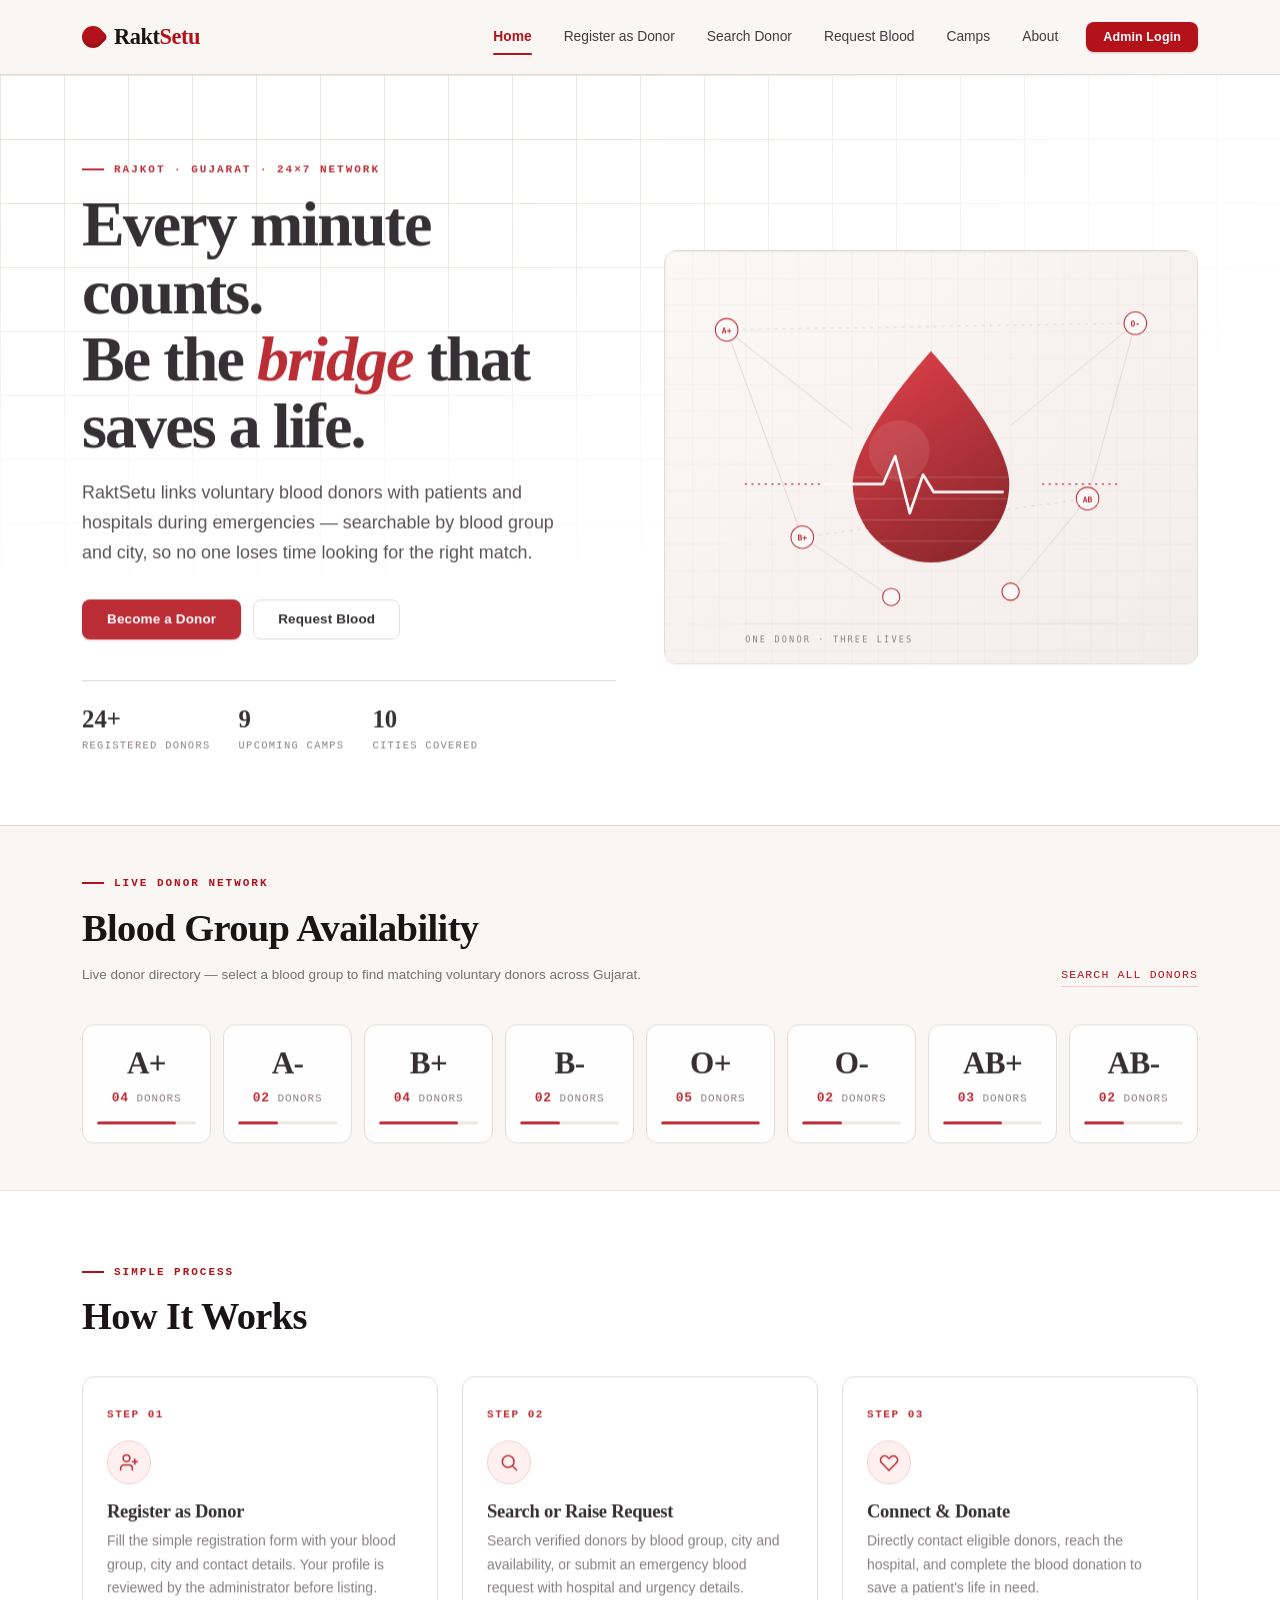
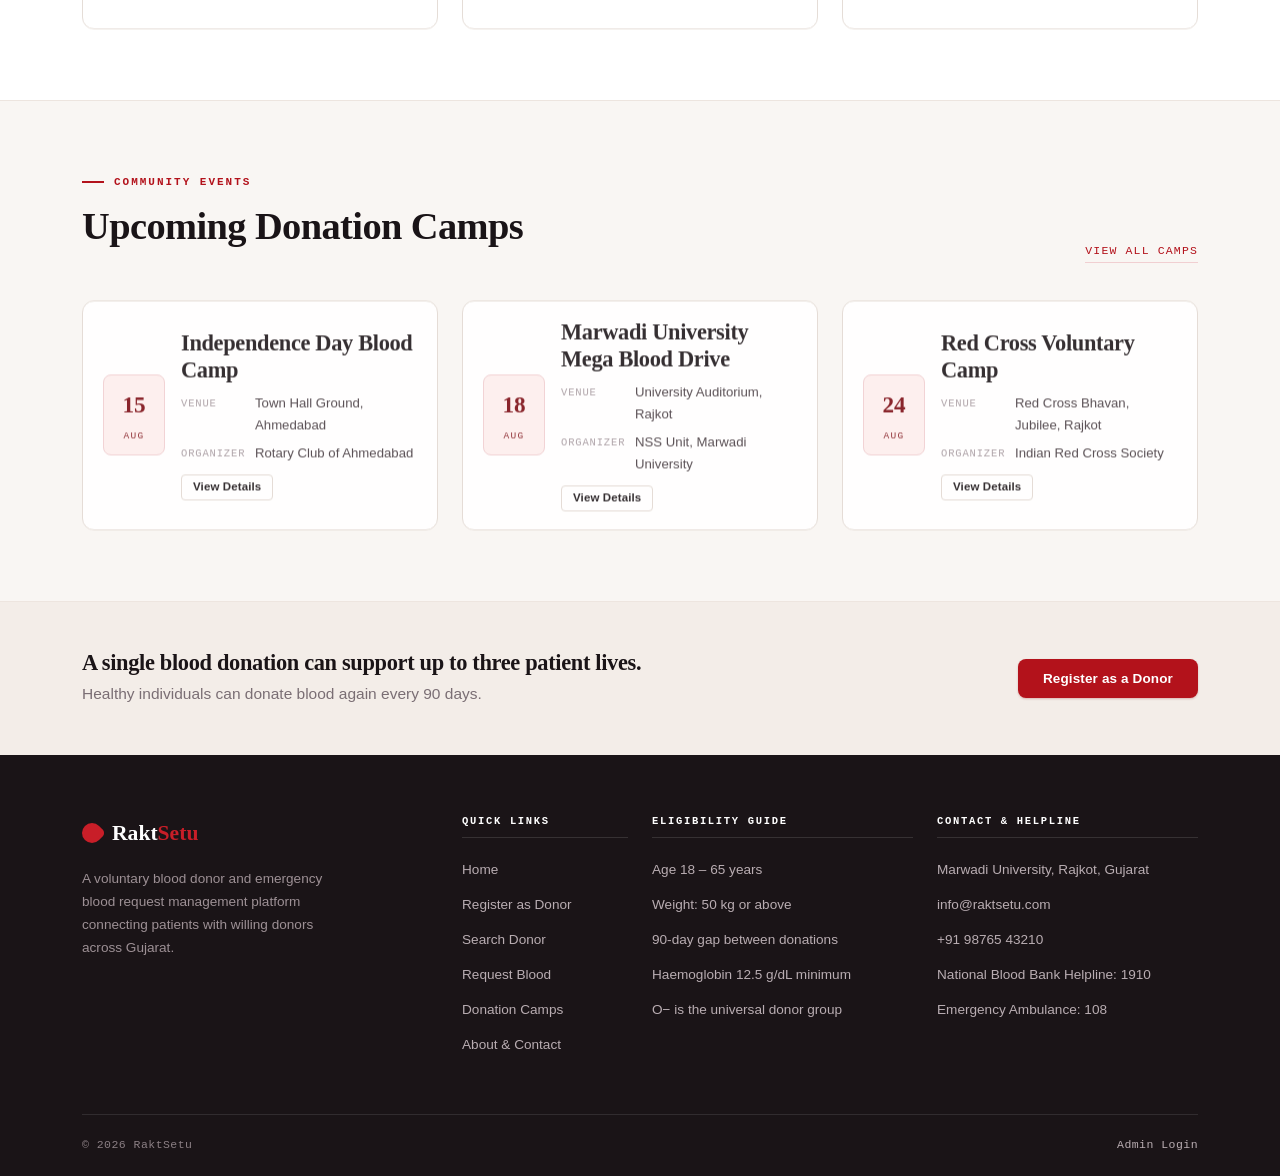
<file: index.html>
<!DOCTYPE html>
<html lang="en">
<head>
  <meta charset="UTF-8">
  <meta name="viewport" content="width=device-width, initial-scale=1">
  <meta http-equiv="refresh" content="0; url=client/index.html">
  <title>RaktSetu — Blood Donor Portal</title>
</head>
<body>
  <p>Opening RaktSetu. If you are not redirected, <a href="client/index.html">open the website</a>.</p>
</body>
</html>
</file>
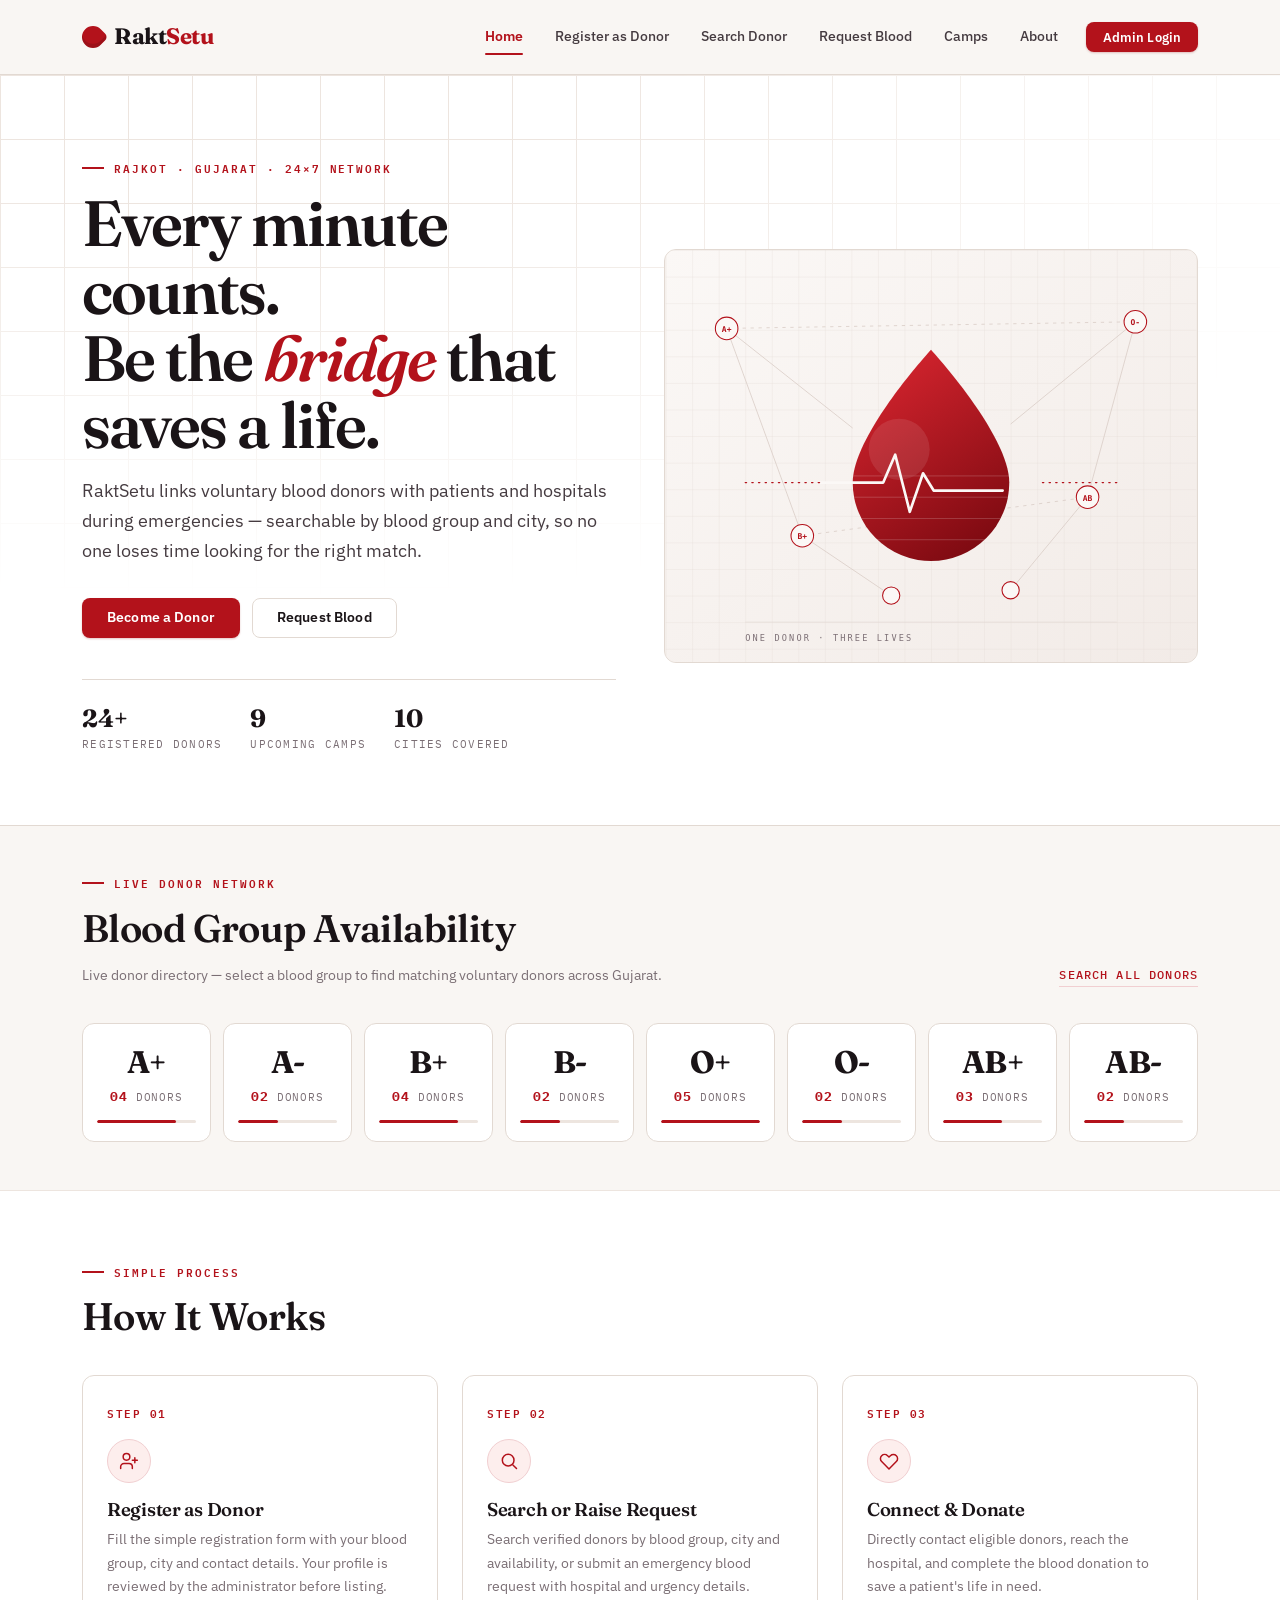
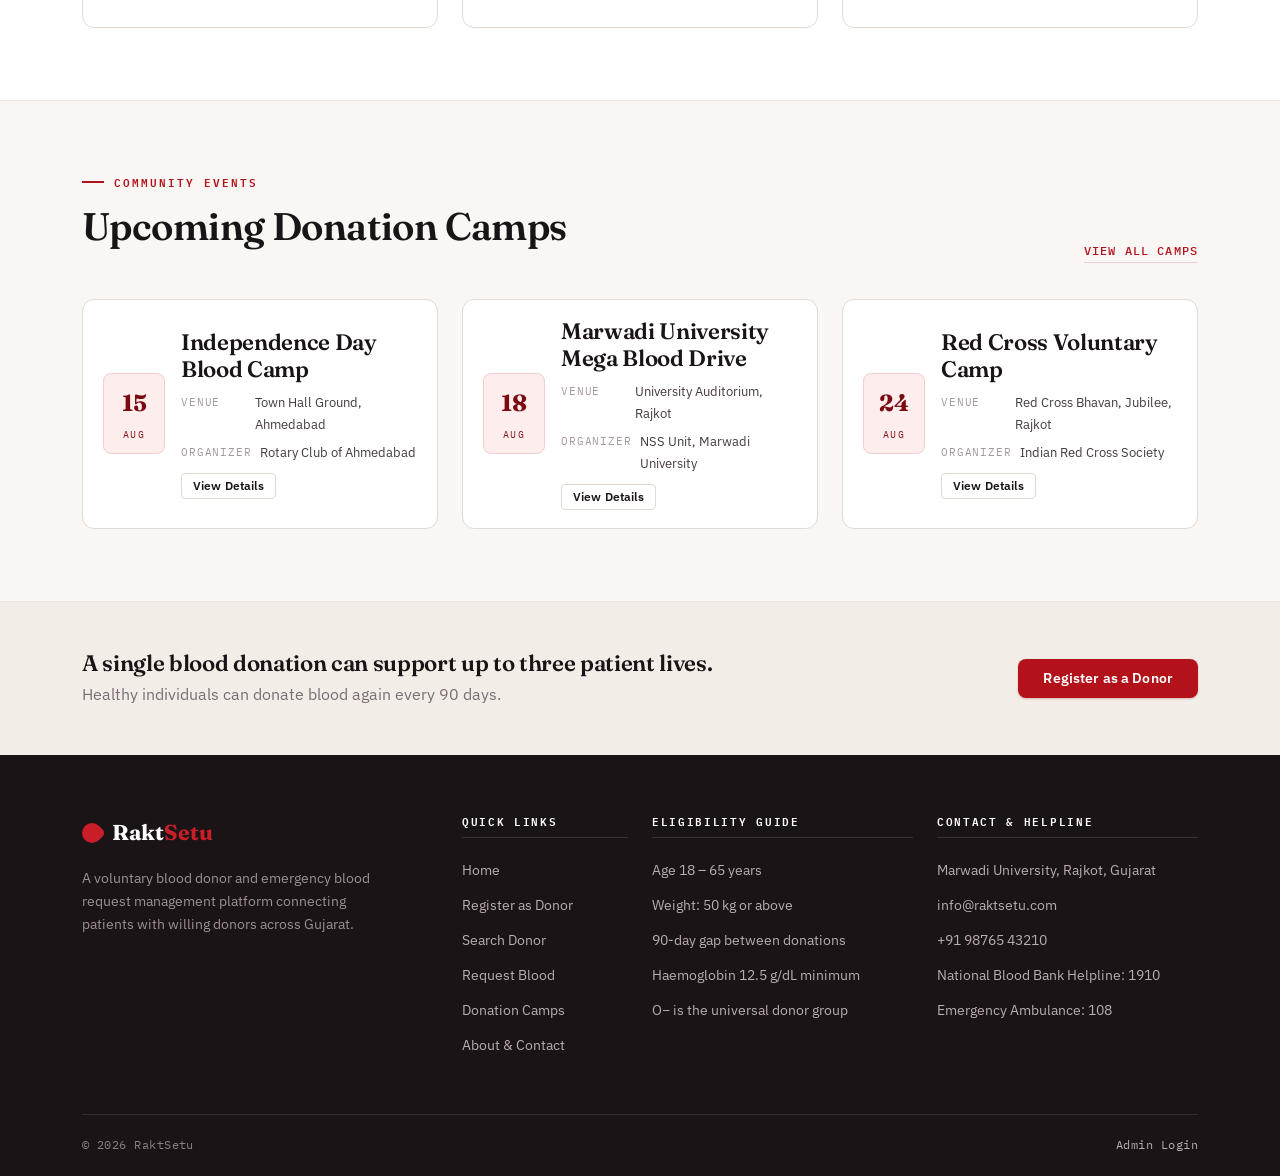
<file: client/index.html>
<!DOCTYPE html>
<html lang="en">

<head>
  <meta charset="UTF-8">
  <meta name="viewport" content="width=device-width, initial-scale=1">
  <title>RaktSetu — Blood Donor &amp; Emergency Blood Request Portal</title>
  <meta name="description"
    content="RaktSetu connects voluntary blood donors with patients and hospitals across Gujarat. Search donors by group and city, raise emergency requests, or attend blood camps.">
  <meta name="author" content="Utsav Vadodariya — Web Technology Project">
  <link rel="icon" type="image/svg+xml" href="images/favicon.svg">
  <link rel="preconnect" href="https://fonts.googleapis.com">
  <link rel="preconnect" href="https://fonts.gstatic.com" crossorigin>
  <link
    href="https://fonts.googleapis.com/css2?family=Fraunces:ital,opsz,wght@0,9..144,400;0,9..144,600;0,9..144,700;1,9..144,600;1,9..144,700&family=IBM+Plex+Mono:wght@400;500;600&family=IBM+Plex+Sans:wght@400;500;600;700&display=swap"
    rel="stylesheet">
  <link rel="stylesheet" href="https://cdn.jsdelivr.net/npm/bootstrap@5.3.3/dist/css/bootstrap.min.css">
  <link rel="stylesheet" href="css/style.css">
</head>

<body data-page="home">

  <a class="skip-link" href="#main">Skip to main content</a>

  <!-- ============ NAVIGATION BAR ============ -->
  <nav class="site-navbar navbar navbar-expand-lg">
    <div class="container-xl d-flex align-items-center">
      <a class="navbar-brand-logo navbar-brand" href="index.html">
        <span class="brand-icon" aria-hidden="true"></span>
        <span>Rakt<em>Setu</em></span>
      </a>
      <button class="navbar-toggler mobile-nav-toggle" type="button" data-bs-toggle="collapse" data-bs-target="#navMenu"
        aria-controls="navMenu" aria-expanded="false" aria-label="Toggle navigation">
        <span class="hamburger-icon" aria-hidden="true"></span>
      </button>
      <div class="collapse navbar-collapse" id="navMenu">
        <ul class="navbar-nav ms-auto navbar-links">
          <li class="nav-item"><a class="nav-item-link active" data-nav="home" href="index.html">Home</a></li>
          <li class="nav-item"><a class="nav-item-link" data-nav="register" href="register-donor.html">Register as
              Donor</a></li>
          <li class="nav-item"><a class="nav-item-link" data-nav="search" href="search-donor.html">Search Donor</a></li>
          <li class="nav-item"><a class="nav-item-link" data-nav="request" href="request-blood.html">Request Blood</a>
          </li>
          <li class="nav-item"><a class="nav-item-link" data-nav="camps" href="camps.html">Camps</a></li>
          <li class="nav-item"><a class="nav-item-link" data-nav="about" href="about-contact.html">About</a></li>
        </ul>
        <a class="custom-btn btn-primary-custom btn-sm-custom nav-login-btn" href="../admin/login.html">Admin Login</a>
      </div>
    </div>
  </nav>

  <main id="main">

    <!-- ============ HERO BANNER ============ -->
    <section class="hero-banner">
      <div class="container-xl">
        <div class="row align-items-center g-5">

          <div class="col-lg-6">
            <p class="section-tag fade-in-on-scroll">Rajkot · Gujarat · 24×7 Network</p>

            <h1 class="hero-main-title fade-in-on-scroll" data-delay="80">
              Every minute counts.<br>
              Be the <em>bridge</em> that<br>
              saves a life.
            </h1>

            <p class="hero-description fade-in-on-scroll" data-delay="160">
              RaktSetu links voluntary blood donors with patients and hospitals during
              emergencies — searchable by blood group and city, so no one loses time
              looking for the right match.
            </p>

            <div class="hero-cta-buttons fade-in-on-scroll" data-delay="240">
              <a class="custom-btn btn-primary-custom" href="register-donor.html">Become a Donor</a>
              <a class="custom-btn btn-outline-custom" href="request-blood.html">Request Blood</a>
            </div>

            <div class="hero-stats-row fade-in-on-scroll" data-delay="320">
              <div>
                <div class="hero-stat-number">24+</div>
                <div class="hero-stat-label">Registered Donors</div>
              </div>
              <div>
                <div class="hero-stat-number">9</div>
                <div class="hero-stat-label">Upcoming Camps</div>
              </div>
              <div>
                <div class="hero-stat-number">10</div>
                <div class="hero-stat-label">Cities Covered</div>
              </div>
            </div>
          </div>

          <div class="col-lg-6">
            <figure class="hero-image-wrapper fade-in-on-scroll m-0" data-delay="180">
              <img src="images/hero.svg" alt="Blood donor network connection illustration" width="800" height="620">
            </figure>
          </div>

        </div>
      </div>
    </section>

    <!-- ============ BLOOD GROUP AVAILABILITY ============ -->
    <section class="content-section section-compact">
      <div class="container-xl">
        <div class="section-header d-flex flex-wrap align-items-end justify-content-between gap-3">
          <div>
            <p class="section-tag">Live Donor Network</p>
            <h2 class="section-heading">Blood Group Availability</h2>
            <p class="text-muted-custom mb-0 small-body-copy">
              Live donor directory — select a blood group to find matching voluntary donors across Gujarat.
            </p>
          </div>
          <a class="text-link-btn" href="search-donor.html">Search all donors</a>
        </div>

        <div class="blood-groups-grid" id="bloodTiles">
          <a class="blood-group-card fade-in-on-scroll" href="search-donor.html?group=A%2B"
            aria-label="4 donors registered with blood group A+">
            <div class="blood-group-letter">A+</div>
            <div class="blood-donor-count"><b>04</b> Donors</div>
            <div class="blood-fill-bar"><i style="width:80%"></i></div>
          </a>
          <a class="blood-group-card fade-in-on-scroll" href="search-donor.html?group=A-"
            aria-label="2 donors registered with blood group A-">
            <div class="blood-group-letter">A-</div>
            <div class="blood-donor-count"><b>02</b> Donors</div>
            <div class="blood-fill-bar"><i style="width:40%"></i></div>
          </a>
          <a class="blood-group-card fade-in-on-scroll" href="search-donor.html?group=B%2B"
            aria-label="4 donors registered with blood group B+">
            <div class="blood-group-letter">B+</div>
            <div class="blood-donor-count"><b>04</b> Donors</div>
            <div class="blood-fill-bar"><i style="width:80%"></i></div>
          </a>
          <a class="blood-group-card fade-in-on-scroll" href="search-donor.html?group=B-"
            aria-label="2 donors registered with blood group B-">
            <div class="blood-group-letter">B-</div>
            <div class="blood-donor-count"><b>02</b> Donors</div>
            <div class="blood-fill-bar"><i style="width:40%"></i></div>
          </a>
          <a class="blood-group-card fade-in-on-scroll" href="search-donor.html?group=O%2B"
            aria-label="5 donors registered with blood group O+">
            <div class="blood-group-letter">O+</div>
            <div class="blood-donor-count"><b>05</b> Donors</div>
            <div class="blood-fill-bar"><i style="width:100%"></i></div>
          </a>
          <a class="blood-group-card fade-in-on-scroll" href="search-donor.html?group=O-"
            aria-label="2 donors registered with blood group O-">
            <div class="blood-group-letter">O-</div>
            <div class="blood-donor-count"><b>02</b> Donors</div>
            <div class="blood-fill-bar"><i style="width:40%"></i></div>
          </a>
          <a class="blood-group-card fade-in-on-scroll" href="search-donor.html?group=AB%2B"
            aria-label="3 donors registered with blood group AB+">
            <div class="blood-group-letter">AB+</div>
            <div class="blood-donor-count"><b>03</b> Donors</div>
            <div class="blood-fill-bar"><i style="width:60%"></i></div>
          </a>
          <a class="blood-group-card fade-in-on-scroll" href="search-donor.html?group=AB-"
            aria-label="2 donors registered with blood group AB-">
            <div class="blood-group-letter">AB-</div>
            <div class="blood-donor-count"><b>02</b> Donors</div>
            <div class="blood-fill-bar"><i style="width:40%"></i></div>
          </a>
        </div>
      </div>
    </section>

    <!-- ============ HOW IT WORKS ============ -->
    <section class="content-section section-bg-white">
      <div class="container-xl">
        <div class="section-header">
          <p class="section-tag">Simple Process</p>
          <h2 class="section-heading">How It Works</h2>
        </div>

        <div class="row g-4">
          <div class="col-md-4">
            <article class="process-step-card fade-in-on-scroll">
              <span class="step-number-tag">STEP 01</span>
              <div class="step-icon-circle" aria-hidden="true">
                <svg width="20" height="20" viewBox="0 0 24 24" fill="none" stroke="currentColor" stroke-width="1.8"
                  stroke-linecap="round" stroke-linejoin="round">
                  <path d="M16 21v-2a4 4 0 0 0-4-4H6a4 4 0 0 0-4 4v2" />
                  <circle cx="9" cy="7" r="4" />
                  <path d="M19 8v6M22 11h-6" />
                </svg>
              </div>
              <h3 class="step-title-text">Register as Donor</h3>
              <p class="step-description">
                Fill the simple registration form with your blood group, city and contact
                details. Your profile is reviewed by the administrator before listing.
              </p>
            </article>
          </div>

          <div class="col-md-4">
            <article class="process-step-card fade-in-on-scroll" data-delay="110">
              <span class="step-number-tag">STEP 02</span>
              <div class="step-icon-circle" aria-hidden="true">
                <svg width="20" height="20" viewBox="0 0 24 24" fill="none" stroke="currentColor" stroke-width="1.8"
                  stroke-linecap="round" stroke-linejoin="round">
                  <circle cx="11" cy="11" r="7" />
                  <path d="M21 21l-4.3-4.3" />
                </svg>
              </div>
              <h3 class="step-title-text">Search or Raise Request</h3>
              <p class="step-description">
                Search verified donors by blood group, city and availability, or submit an
                emergency blood request with hospital and urgency details.
              </p>
            </article>
          </div>

          <div class="col-md-4">
            <article class="process-step-card fade-in-on-scroll" data-delay="220">
              <span class="step-number-tag">STEP 03</span>
              <div class="step-icon-circle" aria-hidden="true">
                <svg width="20" height="20" viewBox="0 0 24 24" fill="none" stroke="currentColor" stroke-width="1.8"
                  stroke-linecap="round" stroke-linejoin="round">
                  <path
                    d="M20.8 5.6a5 5 0 0 0-7.1 0L12 7.3l-1.7-1.7a5 5 0 1 0-7.1 7.1L12 21.5l8.8-8.8a5 5 0 0 0 0-7.1z" />
                </svg>
              </div>
              <h3 class="step-title-text">Connect &amp; Donate</h3>
              <p class="step-description">
                Directly contact eligible donors, reach the hospital, and complete the blood
                donation to save a patient's life in need.
              </p>
            </article>
          </div>
        </div>
      </div>
    </section>

    <!-- ============ UPCOMING CAMPS ============ -->
    <section class="content-section">
      <div class="container-xl">
        <div class="section-header d-flex flex-wrap align-items-end justify-content-between gap-3">
          <div>
            <p class="section-tag">Community Events</p>
            <h2 class="section-heading">Upcoming Donation Camps</h2>
          </div>
          <a class="text-link-btn" href="camps.html">View all camps</a>
        </div>

        <div class="row g-4" id="homeCamps">
          <div class="col-lg-4 col-md-6">
            <article class="compact-camp-item fade-in-on-scroll">
              <div class="compact-camp-date">
                <span class="camp-badge-day">15</span>
                <span class="camp-badge-month">Aug</span>
              </div>
              <div class="flex-grow-1">
                <h3 class="item-heading mb-2 camp-card-title">Independence Day Blood Camp</h3>
                <ul class="camp-meta-list mb-2">
                  <li><span class="k">Venue</span><span>Town Hall Ground, Ahmedabad</span></li>
                  <li><span class="k">Organizer</span><span>Rotary Club of Ahmedabad</span></li>
                </ul>
                <a class="custom-btn btn-outline-custom btn-xs-custom" href="camps.html">View Details</a>
              </div>
            </article>
          </div>
          <div class="col-lg-4 col-md-6">
            <article class="compact-camp-item fade-in-on-scroll">
              <div class="compact-camp-date">
                <span class="camp-badge-day">18</span>
                <span class="camp-badge-month">Aug</span>
              </div>
              <div class="flex-grow-1">
                <h3 class="item-heading mb-2 camp-card-title">Marwadi University Mega Blood Drive</h3>
                <ul class="camp-meta-list mb-2">
                  <li><span class="k">Venue</span><span>University Auditorium, Rajkot</span></li>
                  <li><span class="k">Organizer</span><span>NSS Unit, Marwadi University</span></li>
                </ul>
                <a class="custom-btn btn-outline-custom btn-xs-custom" href="camps.html">View Details</a>
              </div>
            </article>
          </div>
          <div class="col-lg-4 col-md-6">
            <article class="compact-camp-item fade-in-on-scroll">
              <div class="compact-camp-date">
                <span class="camp-badge-day">24</span>
                <span class="camp-badge-month">Aug</span>
              </div>
              <div class="flex-grow-1">
                <h3 class="item-heading mb-2 camp-card-title">Red Cross Voluntary Camp</h3>
                <ul class="camp-meta-list mb-2">
                  <li><span class="k">Venue</span><span>Red Cross Bhavan, Jubilee, Rajkot</span></li>
                  <li><span class="k">Organizer</span><span>Indian Red Cross Society</span></li>
                </ul>
                <a class="custom-btn btn-outline-custom btn-xs-custom" href="camps.html">View Details</a>
              </div>
            </article>
          </div>
        </div>
      </div>
    </section>

    <!-- ============ AWARENESS BANNER ============ -->
    <section class="content-section section-bg-alt section-compact">
      <div class="container-xl">
        <div class="row align-items-center g-4">
          <div class="col-lg-8">
            <h2 class="item-heading mb-1">A single blood donation can support up to three patient lives.</h2>
            <p class="mb-0 text-muted-custom">Healthy individuals can donate blood again every 90 days.</p>
          </div>
          <div class="col-lg-4 text-lg-end">
            <a class="custom-btn btn-primary-custom" href="register-donor.html">Register as a Donor</a>
          </div>
        </div>
      </div>
    </section>

  </main>

  <!-- ============ FOOTER ============ -->
  <footer class="site-footer">
    <div class="container-xl">
      <div class="row g-4">

        <div class="col-lg-4 col-md-6">
          <a class="footer-brand-title" href="index.html">
            <span class="footer-brand-icon" aria-hidden="true"></span>
            <span>Rakt<em>Setu</em></span>
          </a>
          <p class="footer-about-text">
            A voluntary blood donor and emergency blood request management platform connecting
            patients with willing donors across Gujarat.
          </p>
        </div>

        <div class="col-lg-2 col-md-6 col-6">
          <h2 class="footer-column-heading">Quick Links</h2>
          <ul class="footer-nav-list">
            <li><a href="index.html">Home</a></li>
            <li><a href="register-donor.html">Register as Donor</a></li>
            <li><a href="search-donor.html">Search Donor</a></li>
            <li><a href="request-blood.html">Request Blood</a></li>
            <li><a href="camps.html">Donation Camps</a></li>
            <li><a href="about-contact.html">About &amp; Contact</a></li>
          </ul>
        </div>

        <div class="col-lg-3 col-md-6 col-6">
          <h2 class="footer-column-heading">Eligibility Guide</h2>
          <ul class="footer-nav-list">
            <li><span>Age 18 – 65 years</span></li>
            <li><span>Weight: 50 kg or above</span></li>
            <li><span>90-day gap between donations</span></li>
            <li><span>Haemoglobin 12.5 g/dL minimum</span></li>
            <li><span>O− is the universal donor group</span></li>
          </ul>
        </div>

        <div class="col-lg-3 col-md-6">
          <h2 class="footer-column-heading">Contact &amp; Helpline</h2>
          <ul class="footer-nav-list">
            <li><span>Marwadi University, Rajkot, Gujarat</span></li>
            <li><a href="mailto:info@raktsetu.com">info@raktsetu.com</a></li>
            <li><a href="tel:+919876543210">+91 98765 43210</a></li>
            <li><span>National Blood Bank Helpline: 1910</span></li>
            <li><span>Emergency Ambulance: 108</span></li>
          </ul>
        </div>

      </div>

      <div class="footer-copyright-row">
        <span>&copy; <span data-year>2026</span> RaktSetu</span>
        <span><a href="../admin/login.html">Admin Login</a></span>
      </div>
    </div>
  </footer>

  <script src="https://cdn.jsdelivr.net/npm/bootstrap@5.3.3/dist/js/bootstrap.bundle.min.js"></script>
</body>

</html>
</file>
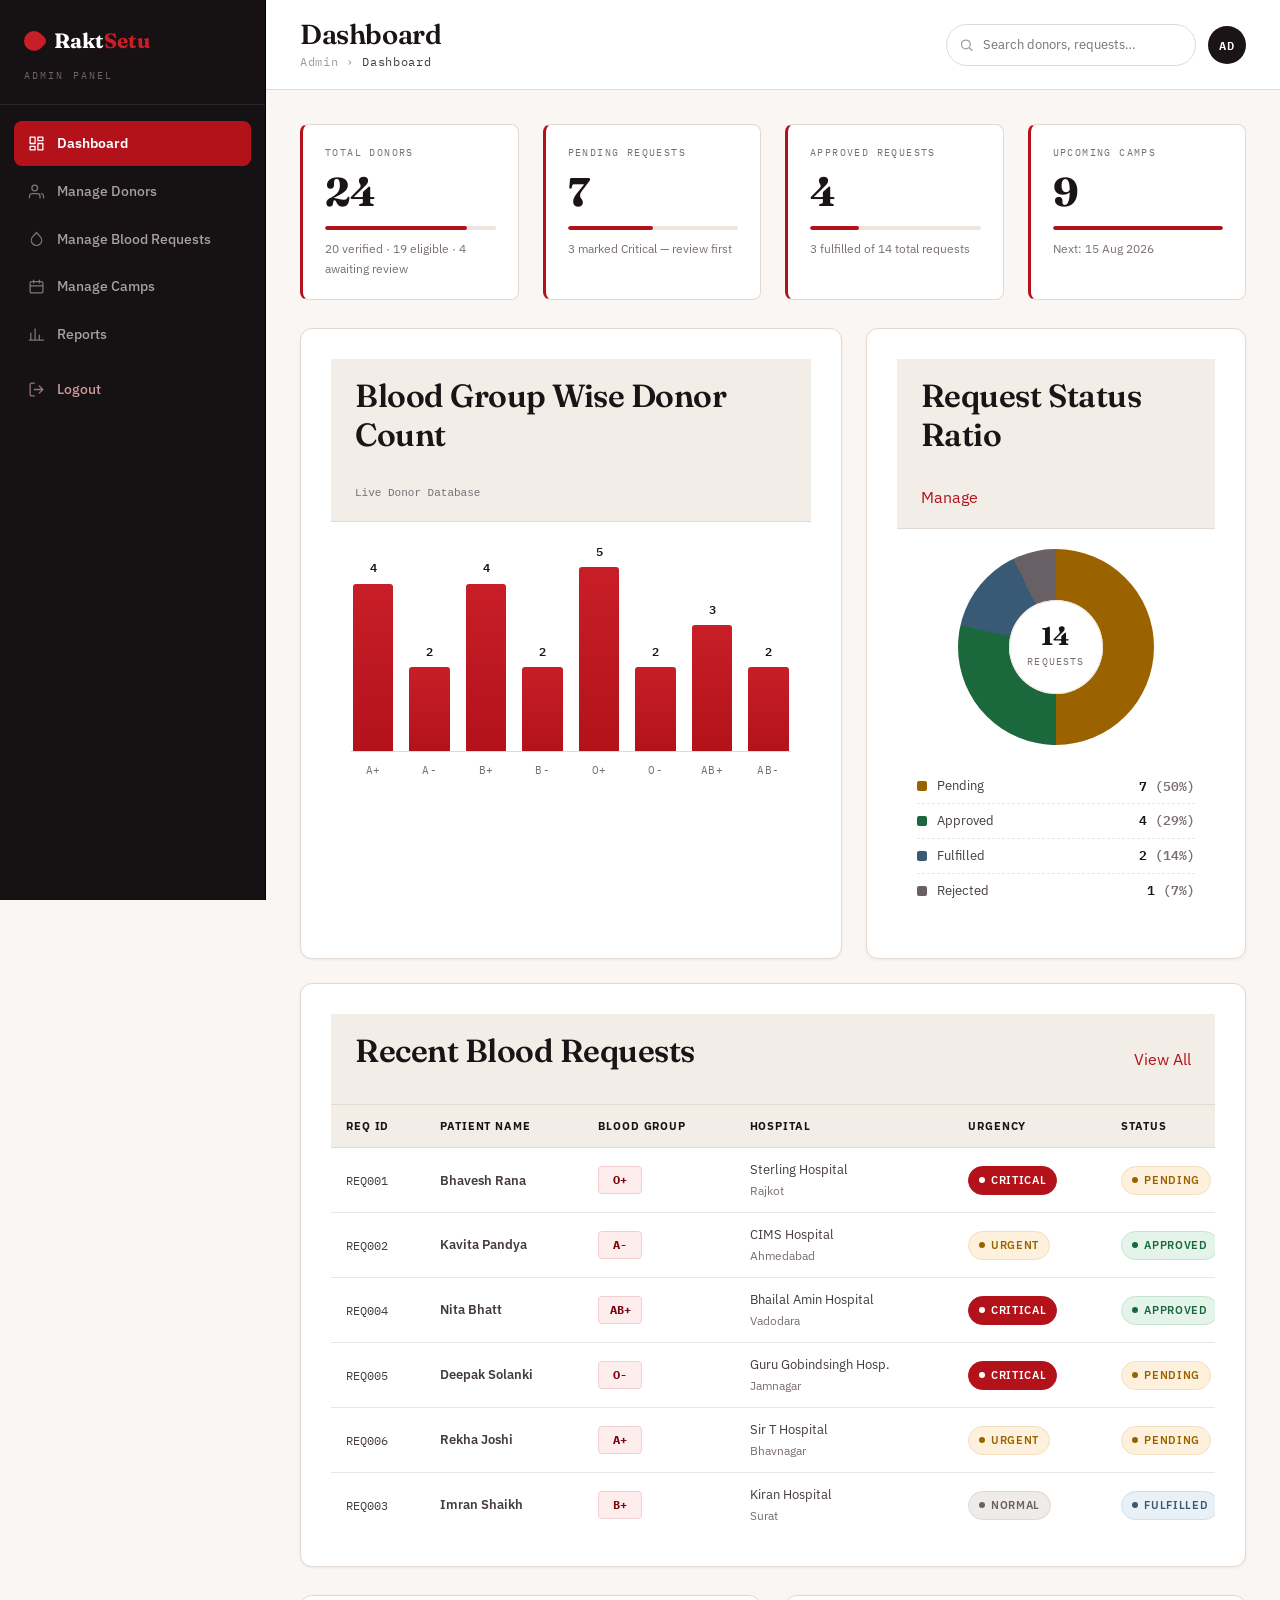
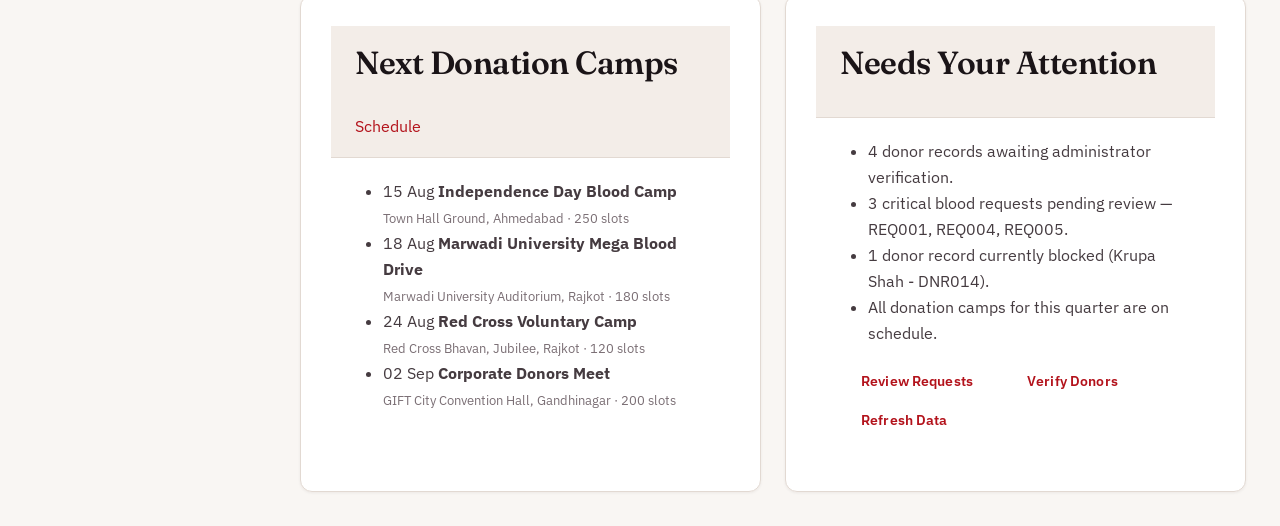
<file: admin/dashboard.html>
<!DOCTYPE html>
<html lang="en">
<head>
  <meta charset="UTF-8">
  <meta name="viewport" content="width=device-width, initial-scale=1">
  <title>Dashboard — RaktSetu Admin</title>
  <meta name="robots" content="noindex">
  <link rel="icon" type="image/svg+xml" href="images/favicon.svg">
  <link rel="preconnect" href="https://fonts.googleapis.com">
  <link rel="preconnect" href="https://fonts.gstatic.com" crossorigin>
  <link href="https://fonts.googleapis.com/css2?family=Fraunces:ital,opsz,wght@0,9..144,400;0,9..144,600;0,9..144,700;1,9..144,600;1,9..144,700&family=IBM+Plex+Mono:wght@400;500;600&family=IBM+Plex+Sans:wght@400;500;600;700&display=swap" rel="stylesheet">
  <link rel="stylesheet" href="https://cdn.jsdelivr.net/npm/bootstrap@5.3.3/dist/css/bootstrap.min.css">
  <link rel="stylesheet" href="css/style.css">
  <link rel="stylesheet" href="css/admin.css">
</head>
<body>

<div class="admin-app-layout">

  <!-- ============ SIDEBAR NAVIGATION ============ -->
  <aside class="admin-sidebar">
    <div class="sidebar-brand-box">
      <a class="sidebar-brand-link" href="../client/index.html">
        <span class="sidebar-logo-icon" aria-hidden="true"></span>
        <span>Rakt<em>Setu</em></span>
      </a>
      <p class="sidebar-subtitle-tag">Admin Panel</p>
    </div>

    <nav class="sidebar-nav-menu" aria-label="Admin sections">
      <a class="sidebar-nav-link active" href="dashboard.html" aria-current="page">
        <svg class="sidebar-nav-icon" viewBox="0 0 24 24" fill="none" stroke="currentColor" stroke-width="1.8" stroke-linecap="round" stroke-linejoin="round" aria-hidden="true"><rect x="3" y="3" width="7" height="9"/><rect x="14" y="3" width="7" height="5"/><rect x="14" y="12" width="7" height="9"/><rect x="3" y="16" width="7" height="5"/></svg>
        Dashboard
      </a>
      <a class="sidebar-nav-link" href="manage-donors.html">
        <svg class="sidebar-nav-icon" viewBox="0 0 24 24" fill="none" stroke="currentColor" stroke-width="1.8" stroke-linecap="round" stroke-linejoin="round" aria-hidden="true"><path d="M17 21v-2a4 4 0 0 0-4-4H6a4 4 0 0 0-4 4v2"/><circle cx="9.5" cy="7" r="4"/><path d="M22 21v-2a4 4 0 0 0-3-3.87"/></svg>
        Manage Donors
      </a>
      <a class="sidebar-nav-link" href="manage-requests.html">
        <svg class="sidebar-nav-icon" viewBox="0 0 24 24" fill="none" stroke="currentColor" stroke-width="1.8" stroke-linecap="round" stroke-linejoin="round" aria-hidden="true"><path d="M12 3.5l5.5 6.2a7.3 7.3 0 1 1-11 0z"/></svg>
        Manage Blood Requests
      </a>
      <a class="sidebar-nav-link" href="manage-camps.html">
        <svg class="sidebar-nav-icon" viewBox="0 0 24 24" fill="none" stroke="currentColor" stroke-width="1.8" stroke-linecap="round" stroke-linejoin="round" aria-hidden="true"><rect x="3" y="5" width="18" height="16" rx="2"/><path d="M16 3v4M8 3v4M3 11h18"/></svg>
        Manage Camps
      </a>
      <a class="sidebar-nav-link" href="reports.html">
        <svg class="sidebar-nav-icon" viewBox="0 0 24 24" fill="none" stroke="currentColor" stroke-width="1.8" stroke-linecap="round" stroke-linejoin="round" aria-hidden="true"><path d="M4 20V10M10 20V4M16 20v-7M22 20H2"/></svg>
        Reports
      </a>
      <a class="sidebar-nav-link sidebar-nav-logout" href="login.html" data-logout>
        <svg class="sidebar-nav-icon" viewBox="0 0 24 24" fill="none" stroke="currentColor" stroke-width="1.8" stroke-linecap="round" stroke-linejoin="round" aria-hidden="true"><path d="M9 21H5a2 2 0 0 1-2-2V5a2 2 0 0 1 2-2h4"/><path d="M16 17l5-5-5-5M21 12H9"/></svg>
        Logout
      </a>
    </nav>

    
  </aside>

  <div class="admin-backdrop-scrim" aria-hidden="true"></div>

  <!-- ============ MAIN CONTENT ============ -->
  <div class="admin-main-wrapper">

    <header class="admin-header-bar">
      <button class="admin-mobile-toggle" type="button" aria-label="Open admin menu" aria-expanded="false">
        <svg width="20" height="20" viewBox="0 0 24 24" fill="none" stroke="currentColor" stroke-width="2" stroke-linecap="round" aria-hidden="true"><path d="M3 6h18M3 12h18M3 18h18"/></svg>
      </button>

      <div>
        <h1 class="admin-header-title">Dashboard</h1>
        <nav class="breadcrumb-trail mt-0" aria-label="Breadcrumb">
          <span>Admin</span> <span aria-hidden="true">›</span>
          <span aria-current="page">Dashboard</span>
        </nav>
      </div>

      <div class="admin-header-tools">
        <div class="admin-search-box">
          <svg width="15" height="15" viewBox="0 0 24 24" fill="none" stroke="currentColor" stroke-width="2" stroke-linecap="round" aria-hidden="true"><circle cx="11" cy="11" r="7"/><path d="M21 21l-4.3-4.3"/></svg>
          <input type="search" id="admSearch" placeholder="Search donors, requests…" aria-label="Search the admin panel">
        </div>
        <div class="admin-user-avatar" aria-hidden="true">AD</div>
      </div>
    </header>

    <main class="admin-content-area" id="main">

      <!-- ---------- KPI METRIC CARDS ---------- -->
      <div class="row g-3 g-lg-4">
        <div class="col-xl-3 col-md-6">
          <a class="dashboard-kpi-card d-block" href="manage-donors.html">
            <div class="kpi-caption-label">Total Donors</div>
            <div class="kpi-metric-number" id="kpiDonors">24</div>
            <div class="kpi-progress-track"><i style="width:83%" data-meter="donors"></i></div>
            <div class="kpi-footer-status" id="kpiDonorsFoot">20 verified · 19 eligible · 4 awaiting review</div>
          </a>
        </div>
        <div class="col-xl-3 col-md-6">
          <a class="dashboard-kpi-card kpi-card-amber d-block" href="manage-requests.html">
            <div class="kpi-caption-label">Pending Requests</div>
            <div class="kpi-metric-number" id="kpiPending">7</div>
            <div class="kpi-progress-track"><i style="width:50%" data-meter="pending"></i></div>
            <div class="kpi-footer-status" id="kpiPendingFoot">3 marked Critical — review first</div>
          </a>
        </div>
        <div class="col-xl-3 col-md-6">
          <a class="dashboard-kpi-card kpi-card-green d-block" href="manage-requests.html">
            <div class="kpi-caption-label">Approved Requests</div>
            <div class="kpi-metric-number" id="kpiApproved">4</div>
            <div class="kpi-progress-track"><i style="width:29%" data-meter="approved"></i></div>
            <div class="kpi-footer-status" id="kpiApprovedFoot">3 fulfilled of 14 total requests</div>
          </a>
        </div>
        <div class="col-xl-3 col-md-6">
          <a class="dashboard-kpi-card kpi-card-slate d-block" href="manage-camps.html">
            <div class="kpi-caption-label">Upcoming Camps</div>
            <div class="kpi-metric-number" id="kpiCamps">9</div>
            <div class="kpi-progress-track"><i style="width:100%" data-meter="camps"></i></div>
            <div class="kpi-footer-status" id="kpiCampsFoot">Next: 15 Aug 2026</div>
          </a>
        </div>
      </div>

      <!-- ---------- CHARTS SECTION ---------- -->
      <div class="row g-3 g-lg-4 mt-1">
        <div class="col-xl-7">
          <div class="custom-card h-100">
            <div class="card-header-bar">
              <h2 class="card-title-heading">Blood Group Wise Donor Count</h2>
              <span class="text-muted-custom font-monospace tiny-caption">Live Donor Database</span>
            </div>
            <div class="card-body-content">
              <div class="bar-chart-container" id="groupChart">
                <div class="bar-chart-graph rs-barchart">
                  <div class="bar-chart-column rs-barchart__col" title="A+: 4">
                    <span class="bar-value-label rs-barchart__val">4</span>
                    <div class="bar-fill-element rs-barchart__bar" style="height: 80%;"></div>
                  </div>
                  <div class="bar-chart-column rs-barchart__col" title="A-: 2">
                    <span class="bar-value-label rs-barchart__val">2</span>
                    <div class="bar-fill-element rs-barchart__bar" style="height: 40%;"></div>
                  </div>
                  <div class="bar-chart-column rs-barchart__col" title="B+: 4">
                    <span class="bar-value-label rs-barchart__val">4</span>
                    <div class="bar-fill-element rs-barchart__bar" style="height: 80%;"></div>
                  </div>
                  <div class="bar-chart-column rs-barchart__col" title="B-: 2">
                    <span class="bar-value-label rs-barchart__val">2</span>
                    <div class="bar-fill-element rs-barchart__bar" style="height: 40%;"></div>
                  </div>
                  <div class="bar-chart-column rs-barchart__col" title="O+: 5">
                    <span class="bar-value-label rs-barchart__val">5</span>
                    <div class="bar-fill-element rs-barchart__bar" style="height: 100%;"></div>
                  </div>
                  <div class="bar-chart-column rs-barchart__col" title="O-: 2">
                    <span class="bar-value-label rs-barchart__val">2</span>
                    <div class="bar-fill-element rs-barchart__bar" style="height: 40%;"></div>
                  </div>
                  <div class="bar-chart-column rs-barchart__col" title="AB+: 3">
                    <span class="bar-value-label rs-barchart__val">3</span>
                    <div class="bar-fill-element rs-barchart__bar" style="height: 60%;"></div>
                  </div>
                  <div class="bar-chart-column rs-barchart__col" title="AB-: 2">
                    <span class="bar-value-label rs-barchart__val">2</span>
                    <div class="bar-fill-element rs-barchart__bar" style="height: 40%;"></div>
                  </div>
                </div>
                <div class="bar-chart-labels-row rs-barchart__labels">
                  <span>A+</span>
                  <span>A-</span>
                  <span>B+</span>
                  <span>B-</span>
                  <span>O+</span>
                  <span>O-</span>
                  <span>AB+</span>
                  <span>AB-</span>
                </div>
              </div>
            </div>
          </div>
        </div>

        <div class="col-xl-5">
          <div class="custom-card h-100">
            <div class="card-header-bar">
              <h2 class="card-title-heading">Request Status Ratio</h2>
              <a class="inline-text-link" href="manage-requests.html">Manage</a>
            </div>
            <div class="card-body-content">
              <div class="donut-chart-container mb-4" id="statusDonut">
                <div class="donut-chart-circle rs-donut dashboard-status-donut">
                  <div class="donut-center-info">
                    <span class="donut-center-total">14</span>
                    <span class="donut-center-caption">Requests</span>
                  </div>
                </div>
              </div>
              <ul class="chart-legend-list" id="statusLegend">
                <li>
                  <span class="legend-color-dot chart-color-amber"></span>
                  Pending
                  <span class="legend-count-value">7 <span class="text-muted-custom">(50%)</span></span>
                </li>
                <li>
                  <span class="legend-color-dot chart-color-green"></span>
                  Approved
                  <span class="legend-count-value">4 <span class="text-muted-custom">(29%)</span></span>
                </li>
                <li>
                  <span class="legend-color-dot chart-color-blue"></span>
                  Fulfilled
                  <span class="legend-count-value">2 <span class="text-muted-custom">(14%)</span></span>
                </li>
                <li>
                  <span class="legend-color-dot chart-color-gray"></span>
                  Rejected
                  <span class="legend-count-value">1 <span class="text-muted-custom">(7%)</span></span>
                </li>
              </ul>
            </div>
          </div>
        </div>
      </div>

      <!-- ---------- RECENT REQUESTS TABLE ---------- -->
      <div class="custom-card mt-4">
        <div class="card-header-bar">
          <h2 class="card-title-heading">Recent Blood Requests</h2>
          <a class="inline-text-link" href="manage-requests.html">View All</a>
        </div>
        <div class="table-responsive-wrapper dashboard-table-plain">
          <table class="custom-data-table admin-data-table">
            <caption class="visually-hidden">Recent emergency blood requests awaiting or processed</caption>
            <thead>
              <tr>
                <th scope="col">Req ID</th>
                <th scope="col">Patient Name</th>
                <th scope="col">Blood Group</th>
                <th scope="col">Hospital</th>
                <th scope="col">Urgency</th>
                <th scope="col">Status</th>
              </tr>
            </thead>
            <tbody id="recentRows">
              <tr>
                <td class="cell-id">REQ001</td>
                <td class="cell-name">Bhavesh Rana</td>
                <td><span class="blood-pill">O+</span></td>
                <td>Sterling Hospital<div class="text-muted-custom compact-body-copy">Rajkot</div></td>
                <td><span class="status-badge badge-critical">Critical</span></td>
                <td><span class="status-badge badge-pending">Pending</span></td>
              </tr>
              <tr>
                <td class="cell-id">REQ002</td>
                <td class="cell-name">Kavita Pandya</td>
                <td><span class="blood-pill">A-</span></td>
                <td>CIMS Hospital<div class="text-muted-custom compact-body-copy">Ahmedabad</div></td>
                <td><span class="status-badge badge-urgent">Urgent</span></td>
                <td><span class="status-badge badge-approved">Approved</span></td>
              </tr>
              <tr>
                <td class="cell-id">REQ004</td>
                <td class="cell-name">Nita Bhatt</td>
                <td><span class="blood-pill">AB+</span></td>
                <td>Bhailal Amin Hospital<div class="text-muted-custom compact-body-copy">Vadodara</div></td>
                <td><span class="status-badge badge-critical">Critical</span></td>
                <td><span class="status-badge badge-approved">Approved</span></td>
              </tr>
              <tr>
                <td class="cell-id">REQ005</td>
                <td class="cell-name">Deepak Solanki</td>
                <td><span class="blood-pill">O-</span></td>
                <td>Guru Gobindsingh Hosp.<div class="text-muted-custom compact-body-copy">Jamnagar</div></td>
                <td><span class="status-badge badge-critical">Critical</span></td>
                <td><span class="status-badge badge-pending">Pending</span></td>
              </tr>
              <tr>
                <td class="cell-id">REQ006</td>
                <td class="cell-name">Rekha Joshi</td>
                <td><span class="blood-pill">A+</span></td>
                <td>Sir T Hospital<div class="text-muted-custom compact-body-copy">Bhavnagar</div></td>
                <td><span class="status-badge badge-urgent">Urgent</span></td>
                <td><span class="status-badge badge-pending">Pending</span></td>
              </tr>
              <tr>
                <td class="cell-id">REQ003</td>
                <td class="cell-name">Imran Shaikh</td>
                <td><span class="blood-pill">B+</span></td>
                <td>Kiran Hospital<div class="text-muted-custom compact-body-copy">Surat</div></td>
                <td><span class="status-badge badge-normal">Normal</span></td>
                <td><span class="status-badge badge-fulfilled">Fulfilled</span></td>
              </tr>
            </tbody>
          </table>
        </div>
      </div>

      <!-- ---------- SUPPORTING ACTION PANELS ---------- -->
      <div class="row g-3 g-lg-4 mt-1">
        <div class="col-lg-6">
          <div class="custom-card h-100">
            <div class="card-header-bar">
              <h2 class="card-title-heading">Next Donation Camps</h2>
              <a class="inline-text-link" href="manage-camps.html">Schedule</a>
            </div>
            <div class="card-body-content">
              <ul class="camp-contact-list" id="nextCamps">
                <li>
                  <span class="k">15 Aug</span>
                  <span><b>Independence Day Blood Camp</b><br>
                    <span class="text-muted-custom dashboard-camp-location">Town Hall Ground, Ahmedabad · 250 slots</span>
                  </span>
                </li>
                <li>
                  <span class="k">18 Aug</span>
                  <span><b>Marwadi University Mega Blood Drive</b><br>
                    <span class="text-muted-custom dashboard-camp-location">Marwadi University Auditorium, Rajkot · 180 slots</span>
                  </span>
                </li>
                <li>
                  <span class="k">24 Aug</span>
                  <span><b>Red Cross Voluntary Camp</b><br>
                    <span class="text-muted-custom dashboard-camp-location">Red Cross Bhavan, Jubilee, Rajkot · 120 slots</span>
                  </span>
                </li>
                <li>
                  <span class="k">02 Sep</span>
                  <span><b>Corporate Donors Meet</b><br>
                    <span class="text-muted-custom dashboard-camp-location">GIFT City Convention Hall, Gandhinagar · 200 slots</span>
                  </span>
                </li>
              </ul>
            </div>
          </div>
        </div>

        <div class="col-lg-6">
          <div class="custom-card h-100">
            <div class="card-header-bar">
              <h2 class="card-title-heading">Needs Your Attention</h2>
            </div>
            <div class="card-body-content">
              <ul class="clean-bullet-list" id="attention">
                <li>4 donor records awaiting administrator verification.</li>
                <li>3 critical blood requests pending review — REQ001, REQ004, REQ005.</li>
                <li>1 donor record currently blocked (Krupa Shah - DNR014).</li>
                <li>All donation camps for this quarter are on schedule.</li>
              </ul>
              <div class="form-actions-toolbar mt-3">
                <a class="custom-btn btn-primary-theme btn-sm" href="manage-requests.html">Review Requests</a>
                <a class="custom-btn btn-outline-theme btn-sm" href="manage-donors.html">Verify Donors</a>
                <a class="custom-btn btn-danger-theme btn-sm" href="dashboard.html">Refresh Data</a>
              </div>
            </div>
          </div>
        </div>
      </div>

    </main>
  </div>
</div>

<script src="https://cdn.jsdelivr.net/npm/bootstrap@5.3.3/dist/js/bootstrap.bundle.min.js"></script>
</body>
</html>
</file>
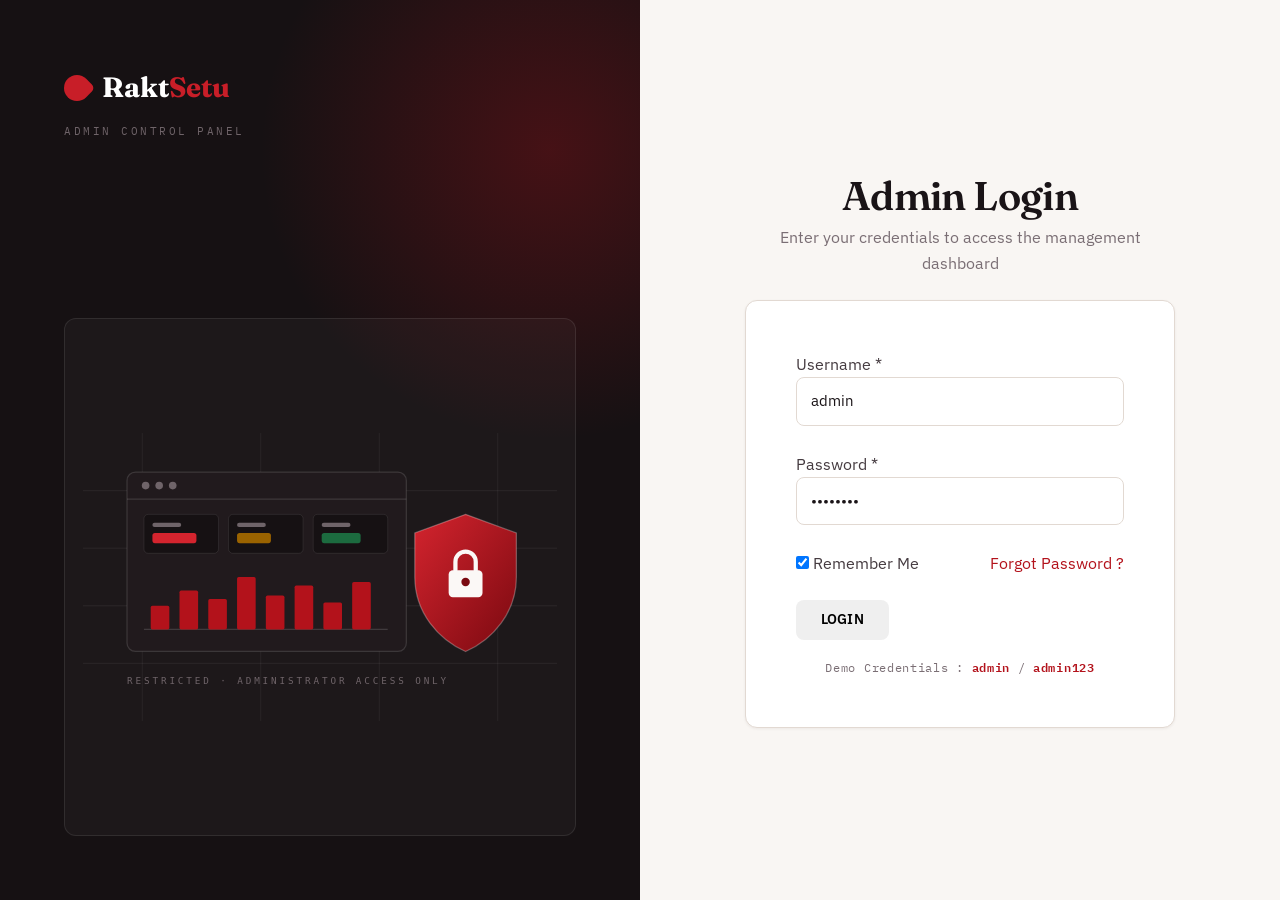
<file: admin/login.html>
<!DOCTYPE html>
<html lang="en">
<head>
  <meta charset="UTF-8">
  <meta name="viewport" content="width=device-width, initial-scale=1">
  <title>Admin Login — RaktSetu Blood Management</title>
  <meta name="description" content="RaktSetu administrative portal login. Authorized staff access for managing donors, requests, and blood donation camps.">
  <meta name="robots" content="noindex">
  <link rel="icon" type="image/svg+xml" href="images/favicon.svg">
  <link rel="preconnect" href="https://fonts.googleapis.com">
  <link rel="preconnect" href="https://fonts.gstatic.com" crossorigin>
  <link href="https://fonts.googleapis.com/css2?family=Fraunces:ital,opsz,wght@0,9..144,400;0,9..144,600;0,9..144,700;1,9..144,600;1,9..144,700&family=IBM+Plex+Mono:wght@400;500;600&family=IBM+Plex+Sans:wght@400;500;600;700&display=swap" rel="stylesheet">
  <link rel="stylesheet" href="https://cdn.jsdelivr.net/npm/bootstrap@5.3.3/dist/css/bootstrap.min.css">
  <link rel="stylesheet" href="css/style.css">
  <link rel="stylesheet" href="css/admin.css">
</head>
<body>

<div class="admin-login-layout">

  <!-- Left: Visual & Project Branding Panel -->
  <aside class="login-visual-panel">
    <div>
      <a class="login-brand-header" href="../client/index.html">
        <span class="sidebar-logo-icon" aria-hidden="true"></span>
        <span>Rakt<em>Setu</em></span>
      </a>
      <p class="login-subtitle-tag">Admin Control Panel</p>
    </div>

    <figure class="login-preview-figure m-0">
      <img src="images/login-art.svg" alt="Illustration of secured administrator console" width="720" height="480">
    </figure>

   
  </aside>

  <!-- Right: Sign-in Form Card -->
  <main class="login-form-panel" id="main">
    <div class="login-form-card">

      <div class="text-center mb-4">
        <h1 class="section-title mb-1">Admin Login</h1>
        <p class="text-muted-custom mb-0">Enter your credentials to access the management dashboard</p>
      </div>

      <div class="custom-card">
        <div class="card-body-content">

          <div class="status-alert-box" id="loginAlert"></div>

          <form id="loginForm" action="dashboard.html" method="get" novalidate
                data-validate data-submit-mode="navigate">

            <div class="form-group-item">
              <label class="form-label-custom" for="aUser">Username <span class="required-star">*</span></label>
              <input class="input-control" type="text" id="aUser" value="admin"
                     placeholder="admin" autocomplete="username" autocapitalize="off" spellcheck="false" required aria-describedby="errUser" aria-invalid="false">
              <span class="field-error-msg" id="errUser"></span>
            </div>

            <div class="form-group-item">
              <label class="form-label-custom" for="aPass">Password <span class="required-star">*</span></label>
              <input class="input-control" type="password" id="aPass" value="admin123"
                     placeholder="••••••••" autocomplete="current-password" required aria-describedby="errPass" aria-invalid="false">
              <span class="field-error-msg" id="errPass"></span>
            </div>

            <div class="d-flex flex-wrap align-items-center justify-content-between gap-2 mb-4">
              <label class="custom-checkbox-label" for="aRemember">
                <input type="checkbox" id="aRemember" checked>
                <span>Remember Me</span>
              </label>
              <a href="#" class="inline-text-link" id="forgotLink">Forgot Password ?</a>
            </div>

            <button class="custom-btn btn-primary-theme btn-full-width" type="submit">LOGIN</button>
          </form>

          <p class="login-demo-credentials mb-0">
            Demo Credentials : <b>admin</b> / <b>admin123</b>
          </p>

        </div>
      </div>


    </div>
  </main>

</div>

<script src="https://cdn.jsdelivr.net/npm/bootstrap@5.3.3/dist/js/bootstrap.bundle.min.js"></script>
<script src="js/form-validation.js" defer></script>
</body>
</html>
</file>
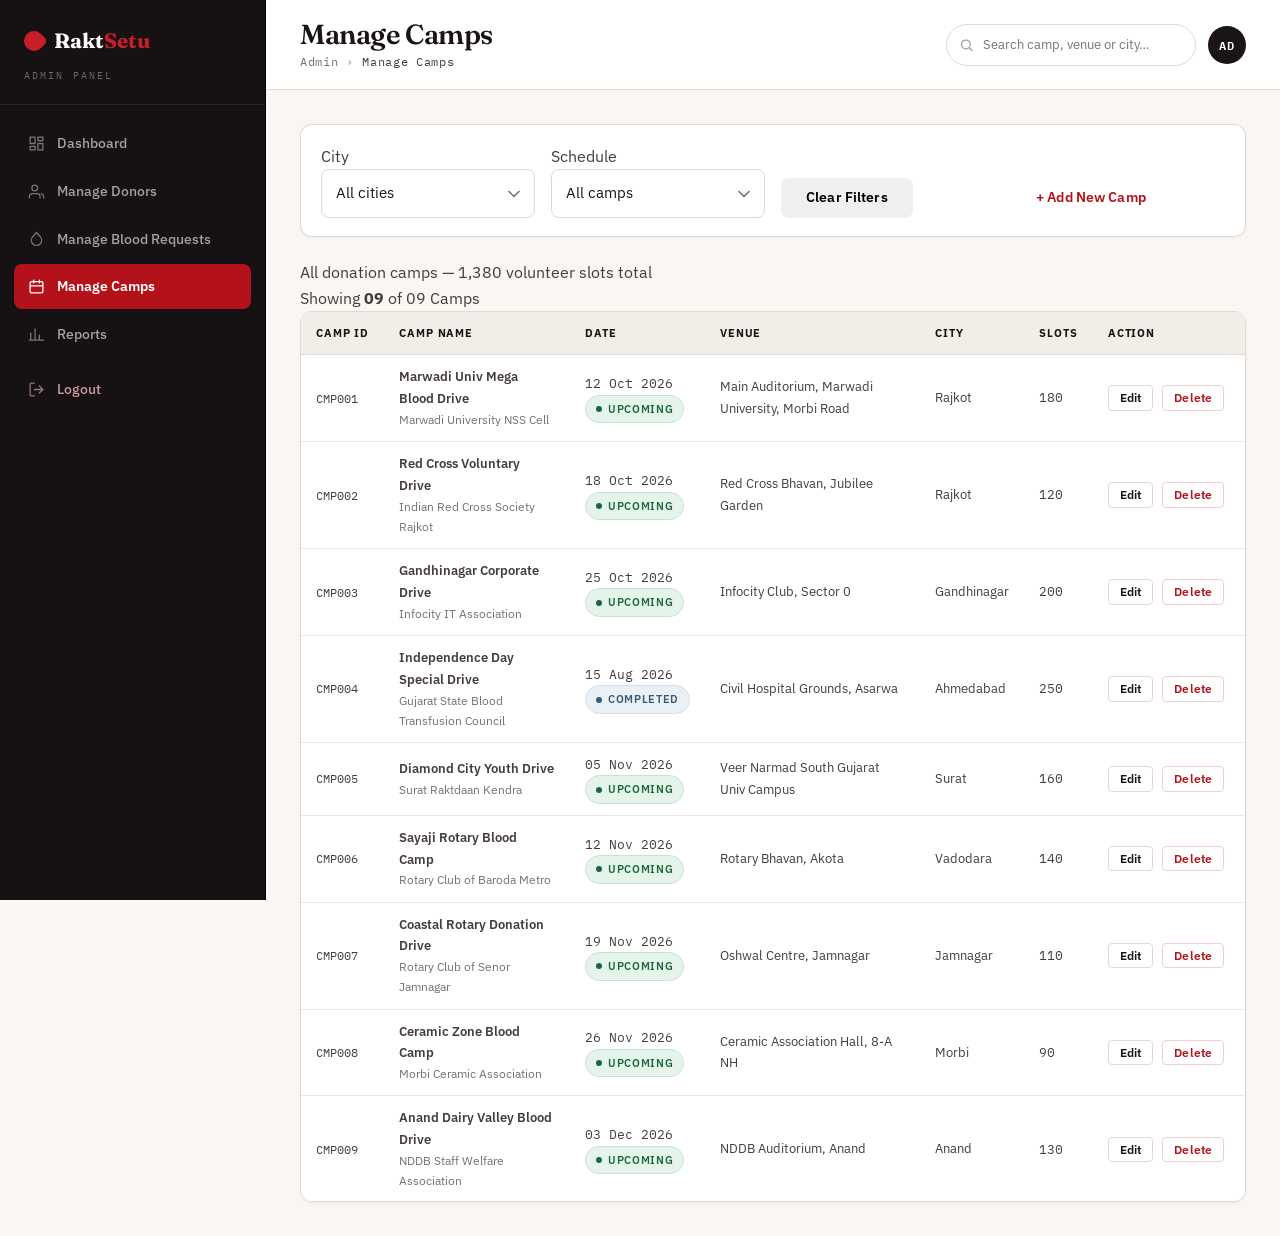
<file: admin/manage-camps.html>
<!DOCTYPE html>
<html lang="en">

<head>
  <meta charset="UTF-8">
  <meta name="viewport" content="width=device-width, initial-scale=1">
  <title>Manage Camps — RaktSetu Admin</title>
  <meta name="robots" content="noindex">
  <link rel="icon" type="image/svg+xml" href="images/favicon.svg">
  <link rel="preconnect" href="https://fonts.googleapis.com">
  <link rel="preconnect" href="https://fonts.gstatic.com" crossorigin>
  <link
    href="https://fonts.googleapis.com/css2?family=Fraunces:ital,opsz,wght@0,9..144,400;0,9..144,600;0,9..144,700;1,9..144,600;1,9..144,700&family=IBM+Plex+Mono:wght@400;500;600&family=IBM+Plex+Sans:wght@400;500;600;700&display=swap"
    rel="stylesheet">
  <link rel="stylesheet" href="https://cdn.jsdelivr.net/npm/bootstrap@5.3.3/dist/css/bootstrap.min.css">
  <link rel="stylesheet" href="css/style.css">
  <link rel="stylesheet" href="css/admin.css">
</head>

<body>

  <div class="admin-app-layout">

    <!-- ============ SIDEBAR NAVIGATION ============ -->
    <aside class="admin-sidebar">
      <div class="sidebar-brand-box">
        <a class="sidebar-brand-link" href="../client/index.html">
          <span class="sidebar-logo-icon" aria-hidden="true"></span>
          <span>Rakt<em>Setu</em></span>
        </a>
        <p class="sidebar-subtitle-tag">Admin Panel</p>
      </div>

      <nav class="sidebar-nav-menu" aria-label="Admin sections">
        <a class="sidebar-nav-link" href="dashboard.html">
          <svg class="sidebar-nav-icon" viewBox="0 0 24 24" fill="none" stroke="currentColor" stroke-width="1.8"
            stroke-linecap="round" stroke-linejoin="round" aria-hidden="true">
            <rect x="3" y="3" width="7" height="9" />
            <rect x="14" y="3" width="7" height="5" />
            <rect x="14" y="12" width="7" height="9" />
            <rect x="3" y="16" width="7" height="5" />
          </svg>
          Dashboard
        </a>
        <a class="sidebar-nav-link" href="manage-donors.html">
          <svg class="sidebar-nav-icon" viewBox="0 0 24 24" fill="none" stroke="currentColor" stroke-width="1.8"
            stroke-linecap="round" stroke-linejoin="round" aria-hidden="true">
            <path d="M17 21v-2a4 4 0 0 0-4-4H6a4 4 0 0 0-4 4v2" />
            <circle cx="9.5" cy="7" r="4" />
            <path d="M22 21v-2a4 4 0 0 0-3-3.87" />
          </svg>
          Manage Donors
        </a>
        <a class="sidebar-nav-link" href="manage-requests.html">
          <svg class="sidebar-nav-icon" viewBox="0 0 24 24" fill="none" stroke="currentColor" stroke-width="1.8"
            stroke-linecap="round" stroke-linejoin="round" aria-hidden="true">
            <path d="M12 3.5l5.5 6.2a7.3 7.3 0 1 1-11 0z" />
          </svg>
          Manage Blood Requests
        </a>
        <a class="sidebar-nav-link active" href="manage-camps.html" aria-current="page">
          <svg class="sidebar-nav-icon" viewBox="0 0 24 24" fill="none" stroke="currentColor" stroke-width="1.8"
            stroke-linecap="round" stroke-linejoin="round" aria-hidden="true">
            <rect x="3" y="5" width="18" height="16" rx="2" />
            <path d="M16 3v4M8 3v4M3 11h18" />
          </svg>
          Manage Camps
        </a>
        <a class="sidebar-nav-link" href="reports.html">
          <svg class="sidebar-nav-icon" viewBox="0 0 24 24" fill="none" stroke="currentColor" stroke-width="1.8"
            stroke-linecap="round" stroke-linejoin="round" aria-hidden="true">
            <path d="M4 20V10M10 20V4M16 20v-7M22 20H2" />
          </svg>
          Reports
        </a>
        <a class="sidebar-nav-link sidebar-nav-logout" href="login.html" data-logout>
          <svg class="sidebar-nav-icon" viewBox="0 0 24 24" fill="none" stroke="currentColor" stroke-width="1.8"
            stroke-linecap="round" stroke-linejoin="round" aria-hidden="true">
            <path d="M9 21H5a2 2 0 0 1-2-2V5a2 2 0 0 1 2-2h4" />
            <path d="M16 17l5-5-5-5M21 12H9" />
          </svg>
          Logout
        </a>
      </nav>

    </aside>

    <div class="admin-backdrop-scrim" aria-hidden="true"></div>

    <!-- ============ MAIN CONTENT ============ -->
    <div class="admin-main-wrapper">

      <header class="admin-header-bar">
        <button class="admin-mobile-toggle" type="button" aria-label="Open admin menu" aria-expanded="false">
          <svg width="20" height="20" viewBox="0 0 24 24" fill="none" stroke="currentColor" stroke-width="2"
            stroke-linecap="round" aria-hidden="true">
            <path d="M3 6h18M3 12h18M3 18h18" />
          </svg>
        </button>

        <div>
          <h1 class="admin-header-title">Manage Camps</h1>
          <nav class="breadcrumb-trail mt-0" aria-label="Breadcrumb">
            <a href="dashboard.html">Admin</a> <span aria-hidden="true">›</span>
            <span aria-current="page">Manage Camps</span>
          </nav>
        </div>

        <div class="admin-header-tools">
          <div class="admin-search-box">
            <svg width="15" height="15" viewBox="0 0 24 24" fill="none" stroke="currentColor" stroke-width="2"
              stroke-linecap="round" aria-hidden="true">
              <circle cx="11" cy="11" r="7" />
              <path d="M21 21l-4.3-4.3" />
            </svg>
            <input type="search" id="campSearch" placeholder="Search camp, venue or city…" aria-label="Search camps">
          </div>
          <div class="admin-user-avatar" aria-hidden="true">AD</div>
        </div>
      </header>

      <main class="admin-content-area" id="main">

        <!-- ---------- TOOLBAR & FILTERS ---------- -->
        <div class="admin-action-toolbar">
          <div class="row g-3 align-items-end">

            <div class="col-xl-3 col-md-6">
              <div class="form-group-item">
                <label class="form-label-custom" for="kCity">City</label>
                <select class="select-control" id="kCity">
                  <option value="">All cities</option>
                  <option value="Ahmedabad">Ahmedabad</option>
                  <option value="Amreli">Amreli</option>
                  <option value="Anand">Anand</option>
                  <option value="Bhavnagar">Bhavnagar</option>
                  <option value="Gandhinagar">Gandhinagar</option>
                  <option value="Jamnagar">Jamnagar</option>
                  <option value="Junagadh">Junagadh</option>
                  <option value="Morbi">Morbi</option>
                  <option value="Rajkot">Rajkot</option>
                  <option value="Surat">Surat</option>
                  <option value="Surendranagar">Surendranagar</option>
                  <option value="Vadodara">Vadodara</option>
                </select>
              </div>
            </div>

            <div class="col-xl-3 col-md-6">
              <div class="form-group-item">
                <label class="form-label-custom" for="kWhen">Schedule</label>
                <select class="select-control" id="kWhen">
                  <option value="">All camps</option>
                  <option value="upcoming">Upcoming only</option>
                  <option value="past">Completed only</option>
                </select>
              </div>
            </div>

            <div class="col-xl-3 col-md-6">
              <div class="filter-button-group">
                <button class="custom-btn btn-outline-theme btn-full-width" type="button" id="campClearAdm">Clear
                  Filters</button>
              </div>
            </div>

            <div class="col-xl-3 col-md-6">
              <a href="#campModal" class="custom-btn btn-primary-theme btn-full-width text-center text-decoration-none"
                id="addCamp">+ Add New Camp</a>
            </div>

          </div>
        </div>

        <div class="search-results-summary-bar mt-0">
          <p class="results-filter-description mb-0" id="campNote">All donation camps &mdash; 1,380 volunteer slots
            total</p>
          <p class="results-counter-badge mb-0">Showing <b id="campCountAdm">09</b> of <span id="campTotal">09</span>
            Camps</p>
        </div>

        <!-- ---------- CAMPS DATA TABLE ---------- -->
        <div class="table-responsive-wrapper">
          <table class="custom-data-table admin-data-table">
            <caption class="visually-hidden">Scheduled blood donation camps with administration controls</caption>
            <thead>
              <tr>
                <th scope="col">Camp ID</th>
                <th scope="col">Camp Name</th>
                <th scope="col">Date</th>
                <th scope="col">Venue</th>
                <th scope="col">City</th>
                <th scope="col">Slots</th>
                <th scope="col">Action</th>
              </tr>
            </thead>
            <tbody id="campRows">
              <tr>
                <td class="cell-id rs-td-id">CMP001</td>
                <td class="cell-name rs-td-name">Marwadi Univ Mega Blood Drive
                  <div class="text-muted-custom rs-muted small-secondary-copy">Marwadi University NSS
                    Cell</div>
                </td>
                <td class="cell-numeric rs-td-num">12 Oct 2026
                  <div><span class="status-badge badge-approved rs-badge--approved">Upcoming</span></div>
                </td>
                <td>Main Auditorium, Marwadi University, Morbi Road</td>
                <td>Rajkot</td>
                <td class="cell-numeric rs-td-num">180</td>
                <td class="cell-actions rs-td-actions">
                  <a href="#campModal"
                    class="custom-btn btn-outline-custom btn-xs-custom rs-btn rs-btn--ghost rs-btn--xs text-decoration-none">Edit</a>
                  <button type="button"
                    class="custom-btn btn-danger-custom btn-xs-custom rs-btn rs-btn--danger rs-btn--xs">Delete</button>
                </td>
              </tr>
              <tr>
                <td class="cell-id rs-td-id">CMP002</td>
                <td class="cell-name rs-td-name">Red Cross Voluntary Drive
                  <div class="text-muted-custom rs-muted small-secondary-copy">Indian Red Cross
                    Society Rajkot</div>
                </td>
                <td class="cell-numeric rs-td-num">18 Oct 2026
                  <div><span class="status-badge badge-approved rs-badge--approved">Upcoming</span></div>
                </td>
                <td>Red Cross Bhavan, Jubilee Garden</td>
                <td>Rajkot</td>
                <td class="cell-numeric rs-td-num">120</td>
                <td class="cell-actions rs-td-actions">
                  <a href="#campModal"
                    class="custom-btn btn-outline-custom btn-xs-custom rs-btn rs-btn--ghost rs-btn--xs text-decoration-none">Edit</a>
                  <button type="button"
                    class="custom-btn btn-danger-custom btn-xs-custom rs-btn rs-btn--danger rs-btn--xs">Delete</button>
                </td>
              </tr>
              <tr>
                <td class="cell-id rs-td-id">CMP003</td>
                <td class="cell-name rs-td-name">Gandhinagar Corporate Drive
                  <div class="text-muted-custom rs-muted small-secondary-copy">Infocity IT Association
                  </div>
                </td>
                <td class="cell-numeric rs-td-num">25 Oct 2026
                  <div><span class="status-badge badge-approved rs-badge--approved">Upcoming</span></div>
                </td>
                <td>Infocity Club, Sector 0</td>
                <td>Gandhinagar</td>
                <td class="cell-numeric rs-td-num">200</td>
                <td class="cell-actions rs-td-actions">
                  <a href="#campModal"
                    class="custom-btn btn-outline-custom btn-xs-custom rs-btn rs-btn--ghost rs-btn--xs text-decoration-none">Edit</a>
                  <button type="button"
                    class="custom-btn btn-danger-custom btn-xs-custom rs-btn rs-btn--danger rs-btn--xs">Delete</button>
                </td>
              </tr>
              <tr>
                <td class="cell-id rs-td-id">CMP004</td>
                <td class="cell-name rs-td-name">Independence Day Special Drive
                  <div class="text-muted-custom rs-muted small-secondary-copy">Gujarat State Blood
                    Transfusion Council</div>
                </td>
                <td class="cell-numeric rs-td-num">15 Aug 2026
                  <div><span class="status-badge badge-fulfilled rs-badge--fulfilled">Completed</span></div>
                </td>
                <td>Civil Hospital Grounds, Asarwa</td>
                <td>Ahmedabad</td>
                <td class="cell-numeric rs-td-num">250</td>
                <td class="cell-actions rs-td-actions">
                  <a href="#campModal"
                    class="custom-btn btn-outline-custom btn-xs-custom rs-btn rs-btn--ghost rs-btn--xs text-decoration-none">Edit</a>
                  <button type="button"
                    class="custom-btn btn-danger-custom btn-xs-custom rs-btn rs-btn--danger rs-btn--xs">Delete</button>
                </td>
              </tr>
              <tr>
                <td class="cell-id rs-td-id">CMP005</td>
                <td class="cell-name rs-td-name">Diamond City Youth Drive
                  <div class="text-muted-custom rs-muted small-secondary-copy">Surat Raktdaan Kendra
                  </div>
                </td>
                <td class="cell-numeric rs-td-num">05 Nov 2026
                  <div><span class="status-badge badge-approved rs-badge--approved">Upcoming</span></div>
                </td>
                <td>Veer Narmad South Gujarat Univ Campus</td>
                <td>Surat</td>
                <td class="cell-numeric rs-td-num">160</td>
                <td class="cell-actions rs-td-actions">
                  <a href="#campModal"
                    class="custom-btn btn-outline-custom btn-xs-custom rs-btn rs-btn--ghost rs-btn--xs text-decoration-none">Edit</a>
                  <button type="button"
                    class="custom-btn btn-danger-custom btn-xs-custom rs-btn rs-btn--danger rs-btn--xs">Delete</button>
                </td>
              </tr>
              <tr>
                <td class="cell-id rs-td-id">CMP006</td>
                <td class="cell-name rs-td-name">Sayaji Rotary Blood Camp
                  <div class="text-muted-custom rs-muted small-secondary-copy">Rotary Club of Baroda
                    Metro</div>
                </td>
                <td class="cell-numeric rs-td-num">12 Nov 2026
                  <div><span class="status-badge badge-approved rs-badge--approved">Upcoming</span></div>
                </td>
                <td>Rotary Bhavan, Akota</td>
                <td>Vadodara</td>
                <td class="cell-numeric rs-td-num">140</td>
                <td class="cell-actions rs-td-actions">
                  <a href="#campModal"
                    class="custom-btn btn-outline-custom btn-xs-custom rs-btn rs-btn--ghost rs-btn--xs text-decoration-none">Edit</a>
                  <button type="button"
                    class="custom-btn btn-danger-custom btn-xs-custom rs-btn rs-btn--danger rs-btn--xs">Delete</button>
                </td>
              </tr>
              <tr>
                <td class="cell-id rs-td-id">CMP007</td>
                <td class="cell-name rs-td-name">Coastal Rotary Donation Drive
                  <div class="text-muted-custom rs-muted small-secondary-copy">Rotary Club of Senor
                    Jamnagar</div>
                </td>
                <td class="cell-numeric rs-td-num">19 Nov 2026
                  <div><span class="status-badge badge-approved rs-badge--approved">Upcoming</span></div>
                </td>
                <td>Oshwal Centre, Jamnagar</td>
                <td>Jamnagar</td>
                <td class="cell-numeric rs-td-num">110</td>
                <td class="cell-actions rs-td-actions">
                  <a href="#campModal"
                    class="custom-btn btn-outline-custom btn-xs-custom rs-btn rs-btn--ghost rs-btn--xs text-decoration-none">Edit</a>
                  <button type="button"
                    class="custom-btn btn-danger-custom btn-xs-custom rs-btn rs-btn--danger rs-btn--xs">Delete</button>
                </td>
              </tr>
              <tr>
                <td class="cell-id rs-td-id">CMP008</td>
                <td class="cell-name rs-td-name">Ceramic Zone Blood Camp
                  <div class="text-muted-custom rs-muted small-secondary-copy">Morbi Ceramic
                    Association</div>
                </td>
                <td class="cell-numeric rs-td-num">26 Nov 2026
                  <div><span class="status-badge badge-approved rs-badge--approved">Upcoming</span></div>
                </td>
                <td>Ceramic Association Hall, 8-A NH</td>
                <td>Morbi</td>
                <td class="cell-numeric rs-td-num">90</td>
                <td class="cell-actions rs-td-actions">
                  <a href="#campModal"
                    class="custom-btn btn-outline-custom btn-xs-custom rs-btn rs-btn--ghost rs-btn--xs text-decoration-none">Edit</a>
                  <button type="button"
                    class="custom-btn btn-danger-custom btn-xs-custom rs-btn rs-btn--danger rs-btn--xs">Delete</button>
                </td>
              </tr>
              <tr>
                <td class="cell-id rs-td-id">CMP009</td>
                <td class="cell-name rs-td-name">Anand Dairy Valley Blood Drive
                  <div class="text-muted-custom rs-muted small-secondary-copy">NDDB Staff Welfare
                    Association</div>
                </td>
                <td class="cell-numeric rs-td-num">03 Dec 2026
                  <div><span class="status-badge badge-approved rs-badge--approved">Upcoming</span></div>
                </td>
                <td>NDDB Auditorium, Anand</td>
                <td>Anand</td>
                <td class="cell-numeric rs-td-num">130</td>
                <td class="cell-actions rs-td-actions">
                  <a href="#campModal"
                    class="custom-btn btn-outline-custom btn-xs-custom rs-btn rs-btn--ghost rs-btn--xs text-decoration-none">Edit</a>
                  <button type="button"
                    class="custom-btn btn-danger-custom btn-xs-custom rs-btn rs-btn--danger rs-btn--xs">Delete</button>
                </td>
              </tr>
            </tbody>
          </table>
        </div>



      </main>
    </div>
  </div>

  <!-- ============ ADD / EDIT CAMP MODAL ============ -->
  <div class="admin-modal-overlay" id="campModal" role="dialog" aria-modal="true" aria-labelledby="campModalTitle">
    <div class="modal-dialog-card">
      <div class="modal-header-bar">
        <h2 class="modal-title-text" id="campModalTitle">Add New Camp</h2>
        <a href="#" class="modal-close-btn text-decoration-none d-flex align-items-center justify-content-center"
          data-close aria-label="Close dialog">&times;</a>
      </div>

      <form id="campForm" novalidate data-validate data-submit-mode="demo"
            data-clear-on-success
            data-status-target="campFormAlert"
            data-success-message="Form submit ho gaya hai. Demo mein data save nahi hua.">
        <div class="status-alert-box" id="campFormAlert" role="status" aria-live="polite"></div>
        <div class="modal-body-area">
          <div class="row">

            <div class="col-md-6">
              <div class="form-group-item">
                <label class="form-label-custom" for="kName">Camp Name <span class="required-star">*</span></label>
                <input class="input-control" type="text" id="kName" placeholder="e.g. Red Cross Voluntary Camp" required aria-describedby="kErrName" aria-invalid="false">
                <span class="field-error-msg" id="kErrName"></span>
              </div>
            </div>

            <div class="col-md-6">
              <div class="form-group-item">
                <label class="form-label-custom" for="kDate">Camp Date <span class="required-star">*</span></label>
                <input class="input-control" type="date" id="kDate" data-rule="not-past" required aria-describedby="kErrDate" aria-invalid="false">
                <span class="field-error-msg" id="kErrDate"></span>
              </div>
            </div>

            <div class="col-md-6">
              <div class="form-group-item">
                <label class="form-label-custom" for="kVenue">Venue <span class="required-star">*</span></label>
                <input class="input-control" type="text" id="kVenue" placeholder="e.g. Red Cross Bhavan, Jubilee" required aria-describedby="kErrVenue" aria-invalid="false">
                <span class="field-error-msg" id="kErrVenue"></span>
              </div>
            </div>

            <div class="col-md-6">
              <div class="form-group-item">
                <label class="form-label-custom" for="kCityField">City <span class="required-star">*</span></label>
                <select class="select-control" id="kCityField" required aria-describedby="kErrCity" aria-invalid="false">
                  <option value="">Select city</option>
                  <option value="Ahmedabad">Ahmedabad</option>
                  <option value="Amreli">Amreli</option>
                  <option value="Anand">Anand</option>
                  <option value="Bhavnagar">Bhavnagar</option>
                  <option value="Gandhinagar">Gandhinagar</option>
                  <option value="Jamnagar">Jamnagar</option>
                  <option value="Junagadh">Junagadh</option>
                  <option value="Morbi">Morbi</option>
                  <option value="Rajkot">Rajkot</option>
                  <option value="Surat">Surat</option>
                  <option value="Surendranagar">Surendranagar</option>
                  <option value="Vadodara">Vadodara</option>
                </select>
                <span class="field-error-msg" id="kErrCity"></span>
              </div>
            </div>

            <div class="col-md-6">
              <div class="form-group-item">
                <label class="form-label-custom" for="kOrganizer">Organizer <span class="required-star">*</span></label>
                <input class="input-control" type="text" id="kOrganizer" placeholder="e.g. Indian Red Cross Society" required aria-describedby="kErrOrganizer" aria-invalid="false">
                <span class="field-error-msg" id="kErrOrganizer"></span>
              </div>
            </div>

            <div class="col-md-6">
              <div class="form-group-item">
                <label class="form-label-custom" for="kSlots">Donor Slots <span class="required-star">*</span>
                  <span class="form-label-hint">— 10 to 500</span></label>
                <input class="input-control" type="number" id="kSlots" inputmode="numeric" min="10" max="500" step="1" placeholder="e.g. 150" required aria-describedby="kErrSlots" aria-invalid="false">
                <span class="field-error-msg" id="kErrSlots"></span>
              </div>
            </div>

          </div>
        </div>

        <div class="modal-footer-area">
          <button class="custom-btn btn-primary-theme" type="submit">Save</button>
          <a href="#" class="custom-btn btn-outline-theme text-decoration-none" data-close>Cancel</a>
        </div>
      </form>
    </div>
  </div>

  <script src="https://cdn.jsdelivr.net/npm/bootstrap@5.3.3/dist/js/bootstrap.bundle.min.js"></script>
  <script src="js/form-validation.js" defer></script>
</body>

</html>
</file>
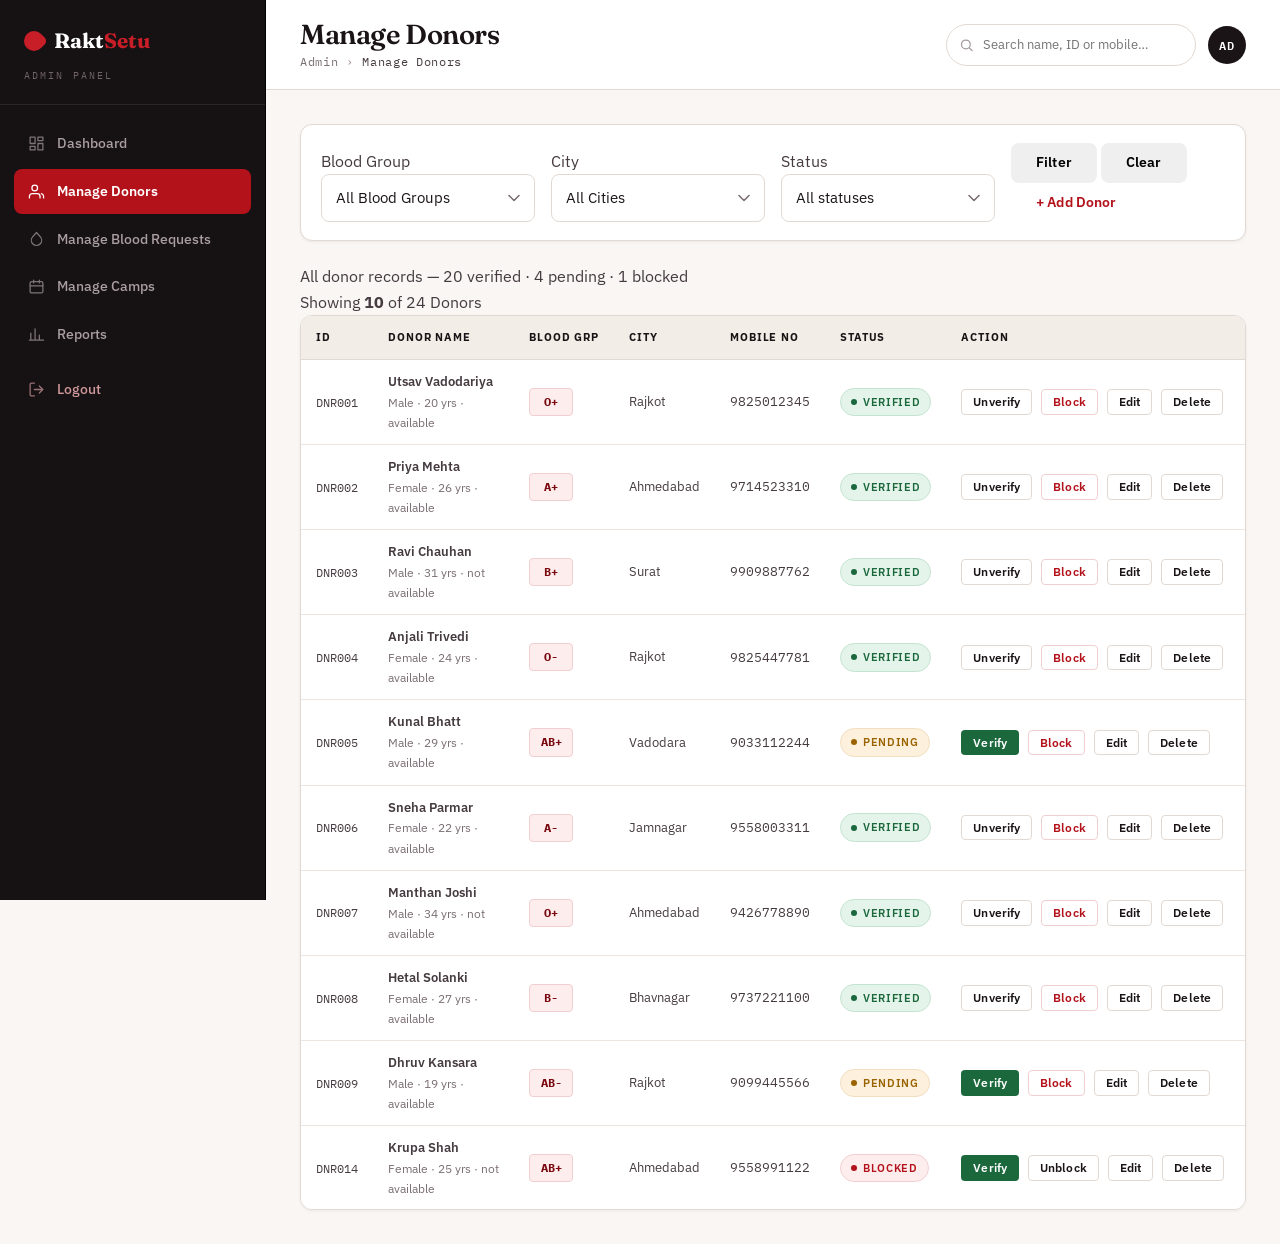
<file: admin/manage-donors.html>
<!DOCTYPE html>
<html lang="en">
<head>
  <meta charset="UTF-8">
  <meta name="viewport" content="width=device-width, initial-scale=1">
  <title>Manage Donors — RaktSetu Admin</title>
  <meta name="robots" content="noindex">
  <link rel="icon" type="image/svg+xml" href="images/favicon.svg">
  <link rel="preconnect" href="https://fonts.googleapis.com">
  <link rel="preconnect" href="https://fonts.gstatic.com" crossorigin>
  <link href="https://fonts.googleapis.com/css2?family=Fraunces:ital,opsz,wght@0,9..144,400;0,9..144,600;0,9..144,700;1,9..144,600;1,9..144,700&family=IBM+Plex+Mono:wght@400;500;600&family=IBM+Plex+Sans:wght@400;500;600;700&display=swap" rel="stylesheet">
  <link rel="stylesheet" href="https://cdn.jsdelivr.net/npm/bootstrap@5.3.3/dist/css/bootstrap.min.css">
  <link rel="stylesheet" href="css/style.css">
  <link rel="stylesheet" href="css/admin.css">
</head>
<body>

<div class="admin-app-layout">

  <!-- ============ SIDEBAR NAVIGATION ============ -->
  <aside class="admin-sidebar">
    <div class="sidebar-brand-box">
      <a class="sidebar-brand-link" href="../client/index.html">
        <span class="sidebar-logo-icon" aria-hidden="true"></span>
        <span>Rakt<em>Setu</em></span>
      </a>
      <p class="sidebar-subtitle-tag">Admin Panel</p>
    </div>

    <nav class="sidebar-nav-menu" aria-label="Admin sections">
      <a class="sidebar-nav-link" href="dashboard.html">
        <svg class="sidebar-nav-icon" viewBox="0 0 24 24" fill="none" stroke="currentColor" stroke-width="1.8" stroke-linecap="round" stroke-linejoin="round" aria-hidden="true"><rect x="3" y="3" width="7" height="9"/><rect x="14" y="3" width="7" height="5"/><rect x="14" y="12" width="7" height="9"/><rect x="3" y="16" width="7" height="5"/></svg>
        Dashboard
      </a>
      <a class="sidebar-nav-link active" href="manage-donors.html" aria-current="page">
        <svg class="sidebar-nav-icon" viewBox="0 0 24 24" fill="none" stroke="currentColor" stroke-width="1.8" stroke-linecap="round" stroke-linejoin="round" aria-hidden="true"><path d="M17 21v-2a4 4 0 0 0-4-4H6a4 4 0 0 0-4 4v2"/><circle cx="9.5" cy="7" r="4"/><path d="M22 21v-2a4 4 0 0 0-3-3.87"/></svg>
        Manage Donors
      </a>
      <a class="sidebar-nav-link" href="manage-requests.html">
        <svg class="sidebar-nav-icon" viewBox="0 0 24 24" fill="none" stroke="currentColor" stroke-width="1.8" stroke-linecap="round" stroke-linejoin="round" aria-hidden="true"><path d="M12 3.5l5.5 6.2a7.3 7.3 0 1 1-11 0z"/></svg>
        Manage Blood Requests
      </a>
      <a class="sidebar-nav-link" href="manage-camps.html">
        <svg class="sidebar-nav-icon" viewBox="0 0 24 24" fill="none" stroke="currentColor" stroke-width="1.8" stroke-linecap="round" stroke-linejoin="round" aria-hidden="true"><rect x="3" y="5" width="18" height="16" rx="2"/><path d="M16 3v4M8 3v4M3 11h18"/></svg>
        Manage Camps
      </a>
      <a class="sidebar-nav-link" href="reports.html">
        <svg class="sidebar-nav-icon" viewBox="0 0 24 24" fill="none" stroke="currentColor" stroke-width="1.8" stroke-linecap="round" stroke-linejoin="round" aria-hidden="true"><path d="M4 20V10M10 20V4M16 20v-7M22 20H2"/></svg>
        Reports
      </a>
      <a class="sidebar-nav-link sidebar-nav-logout" href="login.html" data-logout>
        <svg class="sidebar-nav-icon" viewBox="0 0 24 24" fill="none" stroke="currentColor" stroke-width="1.8" stroke-linecap="round" stroke-linejoin="round" aria-hidden="true"><path d="M9 21H5a2 2 0 0 1-2-2V5a2 2 0 0 1 2-2h4"/><path d="M16 17l5-5-5-5M21 12H9"/></svg>
        Logout
      </a>
    </nav>

  </aside>

  <div class="admin-backdrop-scrim" aria-hidden="true"></div>

  <!-- ============ MAIN CONTENT ============ -->
  <div class="admin-main-wrapper">

    <header class="admin-header-bar">
      <button class="admin-mobile-toggle" type="button" aria-label="Open admin menu" aria-expanded="false">
        <svg width="20" height="20" viewBox="0 0 24 24" fill="none" stroke="currentColor" stroke-width="2" stroke-linecap="round" aria-hidden="true"><path d="M3 6h18M3 12h18M3 18h18"/></svg>
      </button>

      <div>
        <h1 class="admin-header-title">Manage Donors</h1>
        <nav class="breadcrumb-trail mt-0" aria-label="Breadcrumb">
          <a href="dashboard.html">Admin</a> <span aria-hidden="true">›</span>
          <span aria-current="page">Manage Donors</span>
        </nav>
      </div>

      <div class="admin-header-tools">
        <div class="admin-search-box">
          <svg width="15" height="15" viewBox="0 0 24 24" fill="none" stroke="currentColor" stroke-width="2" stroke-linecap="round" aria-hidden="true"><circle cx="11" cy="11" r="7"/><path d="M21 21l-4.3-4.3"/></svg>
          <input type="search" id="donorSearch" placeholder="Search name, ID or mobile…" aria-label="Search donors">
        </div>
        <div class="admin-user-avatar" aria-hidden="true">AD</div>
      </div>
    </header>

    <main class="admin-content-area" id="main">

      <!-- ---------- FILTER TOOLBAR ---------- -->
      <form class="admin-action-toolbar" id="donorFilter">
        <div class="row g-3 align-items-end">

          <div class="col-xl-3 col-md-6">
            <div class="form-group-item">
              <label class="form-label-custom" for="mGroup">Blood Group</label>
              <select class="select-control" id="mGroup">
                <option value="">All Blood Groups</option>
                <option value="A+">A+</option>
                <option value="A-">A-</option>
                <option value="B+">B+</option>
                <option value="B-">B-</option>
                <option value="O+">O+</option>
                <option value="O-">O-</option>
                <option value="AB+">AB+</option>
                <option value="AB-">AB-</option>
              </select>
            </div>
          </div>

          <div class="col-xl-3 col-md-6">
            <div class="form-group-item">
              <label class="form-label-custom" for="mCity">City</label>
              <select class="select-control" id="mCity">
                <option value="">All Cities</option>
                <option value="Rajkot">Rajkot</option>
                <option value="Ahmedabad">Ahmedabad</option>
                <option value="Surat">Surat</option>
                <option value="Vadodara">Vadodara</option>
                <option value="Jamnagar">Jamnagar</option>
                <option value="Bhavnagar">Bhavnagar</option>
                <option value="Gandhinagar">Gandhinagar</option>
                <option value="Junagadh">Junagadh</option>
                <option value="Morbi">Morbi</option>
                <option value="Anand">Anand</option>
              </select>
            </div>
          </div>

          <div class="col-xl-3 col-md-6">
            <div class="form-group-item">
              <label class="form-label-custom" for="mStatus">Status</label>
              <select class="select-control" id="mStatus">
                <option value="">All statuses</option>
                <option value="Verified">Verified</option>
                <option value="Pending">Pending</option>
                <option value="Blocked">Blocked</option>
              </select>
            </div>
          </div>

          <div class="col-xl-3 col-md-6">
            <div class="filter-button-group">
              <button class="custom-btn btn-secondary-theme" type="submit">Filter</button>
              <button class="custom-btn btn-outline-theme" type="button" id="donorClear">Clear</button>
              <a href="#donorModal" class="custom-btn btn-primary-theme text-decoration-none" id="addDonor">+ Add Donor</a>
            </div>
          </div>

        </div>
      </form>

      <div class="search-results-summary-bar mt-0">
        <p class="results-filter-description mb-0" id="donorNote">All donor records — 20 verified · 4 pending · 1 blocked</p>
        <p class="results-counter-badge mb-0">Showing <b id="donorCount">10</b> of <span id="donorTotal">24</span> Donors</p>
      </div>

      <!-- ---------- DONORS TABLE ---------- -->
      <div class="table-responsive-wrapper">
        <table class="custom-data-table admin-data-table">
          <caption class="visually-hidden">Registered donor records with verification controls</caption>
          <thead>
            <tr>
              <th scope="col">ID</th>
              <th scope="col">Donor Name</th>
              <th scope="col">Blood Grp</th>
              <th scope="col">City</th>
              <th scope="col">Mobile No</th>
              <th scope="col">Status</th>
              <th scope="col">Action</th>
            </tr>
          </thead>
          <tbody id="donorRows">
            <tr>
              <td class="cell-id">DNR001</td>
              <td class="cell-name">Utsav Vadodariya
                <div class="text-muted-custom small-secondary-copy">Male · 20 yrs · available</div>
              </td>
              <td><span class="blood-pill">O+</span></td>
              <td>Rajkot</td>
              <td class="cell-numeric">9825012345</td>
              <td><span class="status-badge badge-verified">Verified</span></td>
              <td class="cell-actions">
                <button type="button" class="custom-btn btn-outline-custom btn-xs-custom">Unverify</button>
                <button type="button" class="custom-btn btn-danger-custom btn-xs-custom">Block</button>
                <a href="#donorModal" class="custom-btn btn-outline-custom btn-xs-custom text-decoration-none">Edit</a>
                <button type="button" class="custom-btn btn-outline-custom btn-xs-custom">Delete</button>
              </td>
            </tr>
            <tr>
              <td class="cell-id">DNR002</td>
              <td class="cell-name">Priya Mehta
                <div class="text-muted-custom small-secondary-copy">Female · 26 yrs · available</div>
              </td>
              <td><span class="blood-pill">A+</span></td>
              <td>Ahmedabad</td>
              <td class="cell-numeric">9714523310</td>
              <td><span class="status-badge badge-verified">Verified</span></td>
              <td class="cell-actions">
                <button type="button" class="custom-btn btn-outline-custom btn-xs-custom">Unverify</button>
                <button type="button" class="custom-btn btn-danger-custom btn-xs-custom">Block</button>
                <a href="#donorModal" class="custom-btn btn-outline-custom btn-xs-custom text-decoration-none">Edit</a>
                <button type="button" class="custom-btn btn-outline-custom btn-xs-custom">Delete</button>
              </td>
            </tr>
            <tr>
              <td class="cell-id">DNR003</td>
              <td class="cell-name">Ravi Chauhan
                <div class="text-muted-custom small-secondary-copy">Male · 31 yrs · not available</div>
              </td>
              <td><span class="blood-pill">B+</span></td>
              <td>Surat</td>
              <td class="cell-numeric">9909887762</td>
              <td><span class="status-badge badge-verified">Verified</span></td>
              <td class="cell-actions">
                <button type="button" class="custom-btn btn-outline-custom btn-xs-custom">Unverify</button>
                <button type="button" class="custom-btn btn-danger-custom btn-xs-custom">Block</button>
                <a href="#donorModal" class="custom-btn btn-outline-custom btn-xs-custom text-decoration-none">Edit</a>
                <button type="button" class="custom-btn btn-outline-custom btn-xs-custom">Delete</button>
              </td>
            </tr>
            <tr>
              <td class="cell-id">DNR004</td>
              <td class="cell-name">Anjali Trivedi
                <div class="text-muted-custom small-secondary-copy">Female · 24 yrs · available</div>
              </td>
              <td><span class="blood-pill">O-</span></td>
              <td>Rajkot</td>
              <td class="cell-numeric">9825447781</td>
              <td><span class="status-badge badge-verified">Verified</span></td>
              <td class="cell-actions">
                <button type="button" class="custom-btn btn-outline-custom btn-xs-custom">Unverify</button>
                <button type="button" class="custom-btn btn-danger-custom btn-xs-custom">Block</button>
                <a href="#donorModal" class="custom-btn btn-outline-custom btn-xs-custom text-decoration-none">Edit</a>
                <button type="button" class="custom-btn btn-outline-custom btn-xs-custom">Delete</button>
              </td>
            </tr>
            <tr>
              <td class="cell-id">DNR005</td>
              <td class="cell-name">Kunal Bhatt
                <div class="text-muted-custom small-secondary-copy">Male · 29 yrs · available</div>
              </td>
              <td><span class="blood-pill">AB+</span></td>
              <td>Vadodara</td>
              <td class="cell-numeric">9033112244</td>
              <td><span class="status-badge badge-pending">Pending</span></td>
              <td class="cell-actions">
                <button type="button" class="custom-btn btn-success-custom btn-xs-custom">Verify</button>
                <button type="button" class="custom-btn btn-danger-custom btn-xs-custom">Block</button>
                <a href="#donorModal" class="custom-btn btn-outline-custom btn-xs-custom text-decoration-none">Edit</a>
                <button type="button" class="custom-btn btn-outline-custom btn-xs-custom">Delete</button>
              </td>
            </tr>
            <tr>
              <td class="cell-id">DNR006</td>
              <td class="cell-name">Sneha Parmar
                <div class="text-muted-custom small-secondary-copy">Female · 22 yrs · available</div>
              </td>
              <td><span class="blood-pill">A-</span></td>
              <td>Jamnagar</td>
              <td class="cell-numeric">9558003311</td>
              <td><span class="status-badge badge-verified">Verified</span></td>
              <td class="cell-actions">
                <button type="button" class="custom-btn btn-outline-custom btn-xs-custom">Unverify</button>
                <button type="button" class="custom-btn btn-danger-custom btn-xs-custom">Block</button>
                <a href="#donorModal" class="custom-btn btn-outline-custom btn-xs-custom text-decoration-none">Edit</a>
                <button type="button" class="custom-btn btn-outline-custom btn-xs-custom">Delete</button>
              </td>
            </tr>
            <tr>
              <td class="cell-id">DNR007</td>
              <td class="cell-name">Manthan Joshi
                <div class="text-muted-custom small-secondary-copy">Male · 34 yrs · not available</div>
              </td>
              <td><span class="blood-pill">O+</span></td>
              <td>Ahmedabad</td>
              <td class="cell-numeric">9426778890</td>
              <td><span class="status-badge badge-verified">Verified</span></td>
              <td class="cell-actions">
                <button type="button" class="custom-btn btn-outline-custom btn-xs-custom">Unverify</button>
                <button type="button" class="custom-btn btn-danger-custom btn-xs-custom">Block</button>
                <a href="#donorModal" class="custom-btn btn-outline-custom btn-xs-custom text-decoration-none">Edit</a>
                <button type="button" class="custom-btn btn-outline-custom btn-xs-custom">Delete</button>
              </td>
            </tr>
            <tr>
              <td class="cell-id">DNR008</td>
              <td class="cell-name">Hetal Solanki
                <div class="text-muted-custom small-secondary-copy">Female · 27 yrs · available</div>
              </td>
              <td><span class="blood-pill">B-</span></td>
              <td>Bhavnagar</td>
              <td class="cell-numeric">9737221100</td>
              <td><span class="status-badge badge-verified">Verified</span></td>
              <td class="cell-actions">
                <button type="button" class="custom-btn btn-outline-custom btn-xs-custom">Unverify</button>
                <button type="button" class="custom-btn btn-danger-custom btn-xs-custom">Block</button>
                <a href="#donorModal" class="custom-btn btn-outline-custom btn-xs-custom text-decoration-none">Edit</a>
                <button type="button" class="custom-btn btn-outline-custom btn-xs-custom">Delete</button>
              </td>
            </tr>
            <tr>
              <td class="cell-id">DNR009</td>
              <td class="cell-name">Dhruv Kansara
                <div class="text-muted-custom small-secondary-copy">Male · 19 yrs · available</div>
              </td>
              <td><span class="blood-pill">AB-</span></td>
              <td>Rajkot</td>
              <td class="cell-numeric">9099445566</td>
              <td><span class="status-badge badge-pending">Pending</span></td>
              <td class="cell-actions">
                <button type="button" class="custom-btn btn-success-custom btn-xs-custom">Verify</button>
                <button type="button" class="custom-btn btn-danger-custom btn-xs-custom">Block</button>
                <a href="#donorModal" class="custom-btn btn-outline-custom btn-xs-custom text-decoration-none">Edit</a>
                <button type="button" class="custom-btn btn-outline-custom btn-xs-custom">Delete</button>
              </td>
            </tr>
            <tr>
              <td class="cell-id">DNR014</td>
              <td class="cell-name">Krupa Shah
                <div class="text-muted-custom small-secondary-copy">Female · 25 yrs · not available</div>
              </td>
              <td><span class="blood-pill">AB+</span></td>
              <td>Ahmedabad</td>
              <td class="cell-numeric">9558991122</td>
              <td><span class="status-badge badge-blocked">Blocked</span></td>
              <td class="cell-actions">
                <button type="button" class="custom-btn btn-success-custom btn-xs-custom">Verify</button>
                <button type="button" class="custom-btn btn-outline-custom btn-xs-custom">Unblock</button>
                <a href="#donorModal" class="custom-btn btn-outline-custom btn-xs-custom text-decoration-none">Edit</a>
                <button type="button" class="custom-btn btn-outline-custom btn-xs-custom">Delete</button>
              </td>
            </tr>
          </tbody>
        </table>
      </div>


    </main>
  </div>
</div>

<!-- ============ ADD / EDIT DONOR MODAL ============ -->
<div class="admin-modal-overlay" id="donorModal" role="dialog" aria-modal="true" aria-labelledby="donorModalTitle">
  <div class="modal-dialog-card">
    <div class="modal-header-bar">
      <h2 class="modal-title-text" id="donorModalTitle">Add New Donor</h2>
      <a href="#" class="modal-close-btn text-decoration-none d-flex align-items-center justify-content-center" data-close aria-label="Close dialog">&times;</a>
    </div>

    <form id="donorEditForm" novalidate data-validate data-submit-mode="demo"
          data-clear-on-success
          data-status-target="donorFormAlert"
          data-success-message="Form submit ho gaya hai. Demo mein data save nahi hua.">
      <div class="status-alert-box" id="donorFormAlert" role="status" aria-live="polite"></div>
      <div class="modal-body-area">
        <div class="row">

          <div class="col-md-6">
            <div class="form-group-item">
              <label class="form-label-custom" for="edName">Full Name <span class="required-star">*</span></label>
              <input class="input-control" type="text" id="edName" data-input-filter="letters" required aria-describedby="edErrName" aria-invalid="false">
              <span class="field-error-msg" id="edErrName"></span>
            </div>
          </div>

          <div class="col-md-6">
            <div class="form-group-item">
              <label class="form-label-custom" for="edAge">Age <span class="required-star">*</span></label>
              <input class="input-control" type="number" id="edAge" inputmode="numeric" min="18" max="65" step="1" required aria-describedby="edErrAge" aria-invalid="false">
              <span class="field-error-msg" id="edErrAge"></span>
            </div>
          </div>

          <div class="col-md-6">
            <div class="form-group-item">
              <label class="form-label-custom" for="edGender">Gender <span class="required-star">*</span></label>
              <select class="select-control" id="edGender" required aria-describedby="edErrGender" aria-invalid="false">
                <option value="">Select gender</option>
                <option>Male</option>
                <option>Female</option>
                <option>Other</option>
              </select>
              <span class="field-error-msg" id="edErrGender"></span>
            </div>
          </div>

          <div class="col-md-6">
            <div class="form-group-item">
              <label class="form-label-custom" for="edGroup">Blood Group <span class="required-star">*</span></label>
              <select class="select-control" id="edGroup" required aria-describedby="edErrGroup" aria-invalid="false">
                <option value="A+">A+</option>
                <option value="A-">A-</option>
                <option value="B+">B+</option>
                <option value="B-">B-</option>
                <option value="O+" selected>O+</option>
                <option value="O-">O-</option>
                <option value="AB+">AB+</option>
                <option value="AB-">AB-</option>
              </select>
              <span class="field-error-msg" id="edErrGroup"></span>
            </div>
          </div>

          <div class="col-md-6">
            <div class="form-group-item">
              <label class="form-label-custom" for="edMobile">Mobile Number <span class="required-star">*</span></label>
              <input class="input-control" type="tel" id="edMobile" inputmode="numeric" data-input-filter="digits" pattern="[0-9]{10}" required aria-describedby="edErrMobile" aria-invalid="false">
              <span class="field-error-msg" id="edErrMobile"></span>
            </div>
          </div>

          <div class="col-md-6">
            <div class="form-group-item">
              <label class="form-label-custom" for="edEmail">Email Address <span class="required-star">*</span></label>
              <input class="input-control" type="email" id="edEmail" required aria-describedby="edErrEmail" aria-invalid="false">
              <span class="field-error-msg" id="edErrEmail"></span>
            </div>
          </div>

          <div class="col-md-6">
            <div class="form-group-item">
              <label class="form-label-custom" for="edCity">City <span class="required-star">*</span></label>
              <select class="select-control" id="edCity" required aria-describedby="edErrCity" aria-invalid="false">
                <option value="Rajkot" selected>Rajkot</option>
                <option value="Ahmedabad">Ahmedabad</option>
                <option value="Surat">Surat</option>
                <option value="Vadodara">Vadodara</option>
                <option value="Jamnagar">Jamnagar</option>
                <option value="Bhavnagar">Bhavnagar</option>
                <option value="Gandhinagar">Gandhinagar</option>
                <option value="Junagadh">Junagadh</option>
                <option value="Morbi">Morbi</option>
                <option value="Anand">Anand</option>
              </select>
              <span class="field-error-msg" id="edErrCity"></span>
            </div>
          </div>

          <div class="col-md-6">
            <div class="form-group-item">
              <label class="form-label-custom" for="edLast">Last Donation Date</label>
              <input class="input-control" type="date" id="edLast" data-rule="not-future" aria-describedby="edErrLast" aria-invalid="false">
              <span class="field-error-msg" id="edErrLast"></span>
            </div>
          </div>

          <div class="col-12">
            <div class="form-group-item">
              <label class="form-label-custom" for="edAddress">Full Address <span class="required-star">*</span></label>
              <textarea class="textarea-control" id="edAddress" style="min-height: 84px;" required aria-describedby="edErrAddress" aria-invalid="false"></textarea>
              <span class="field-error-msg" id="edErrAddress"></span>
            </div>
          </div>

          <div class="col-md-6">
            <div class="form-group-item">
              <label class="form-label-custom" for="edStatus">Status</label>
              <select class="select-control" id="edStatus">
                <option>Pending</option>
                <option selected>Verified</option>
                <option>Blocked</option>
              </select>
            </div>
          </div>

          <div class="col-md-6 d-flex align-items-end">
            <div class="form-group-item w-100">
              <label class="custom-checkbox-label" for="edAvailable">
                <input type="checkbox" id="edAvailable" checked>
                <span>Donor is willing to donate at present</span>
              </label>
            </div>
          </div>

        </div>
      </div>

      <div class="modal-footer-area">
        <button class="custom-btn btn-primary-theme" type="submit">Save</button>
        <a href="#" class="custom-btn btn-outline-theme text-decoration-none" data-close>Cancel</a>
      </div>
    </form>
  </div>
</div>

<script src="https://cdn.jsdelivr.net/npm/bootstrap@5.3.3/dist/js/bootstrap.bundle.min.js"></script>
<script src="js/form-validation.js" defer></script>
</body>
</html>
</file>
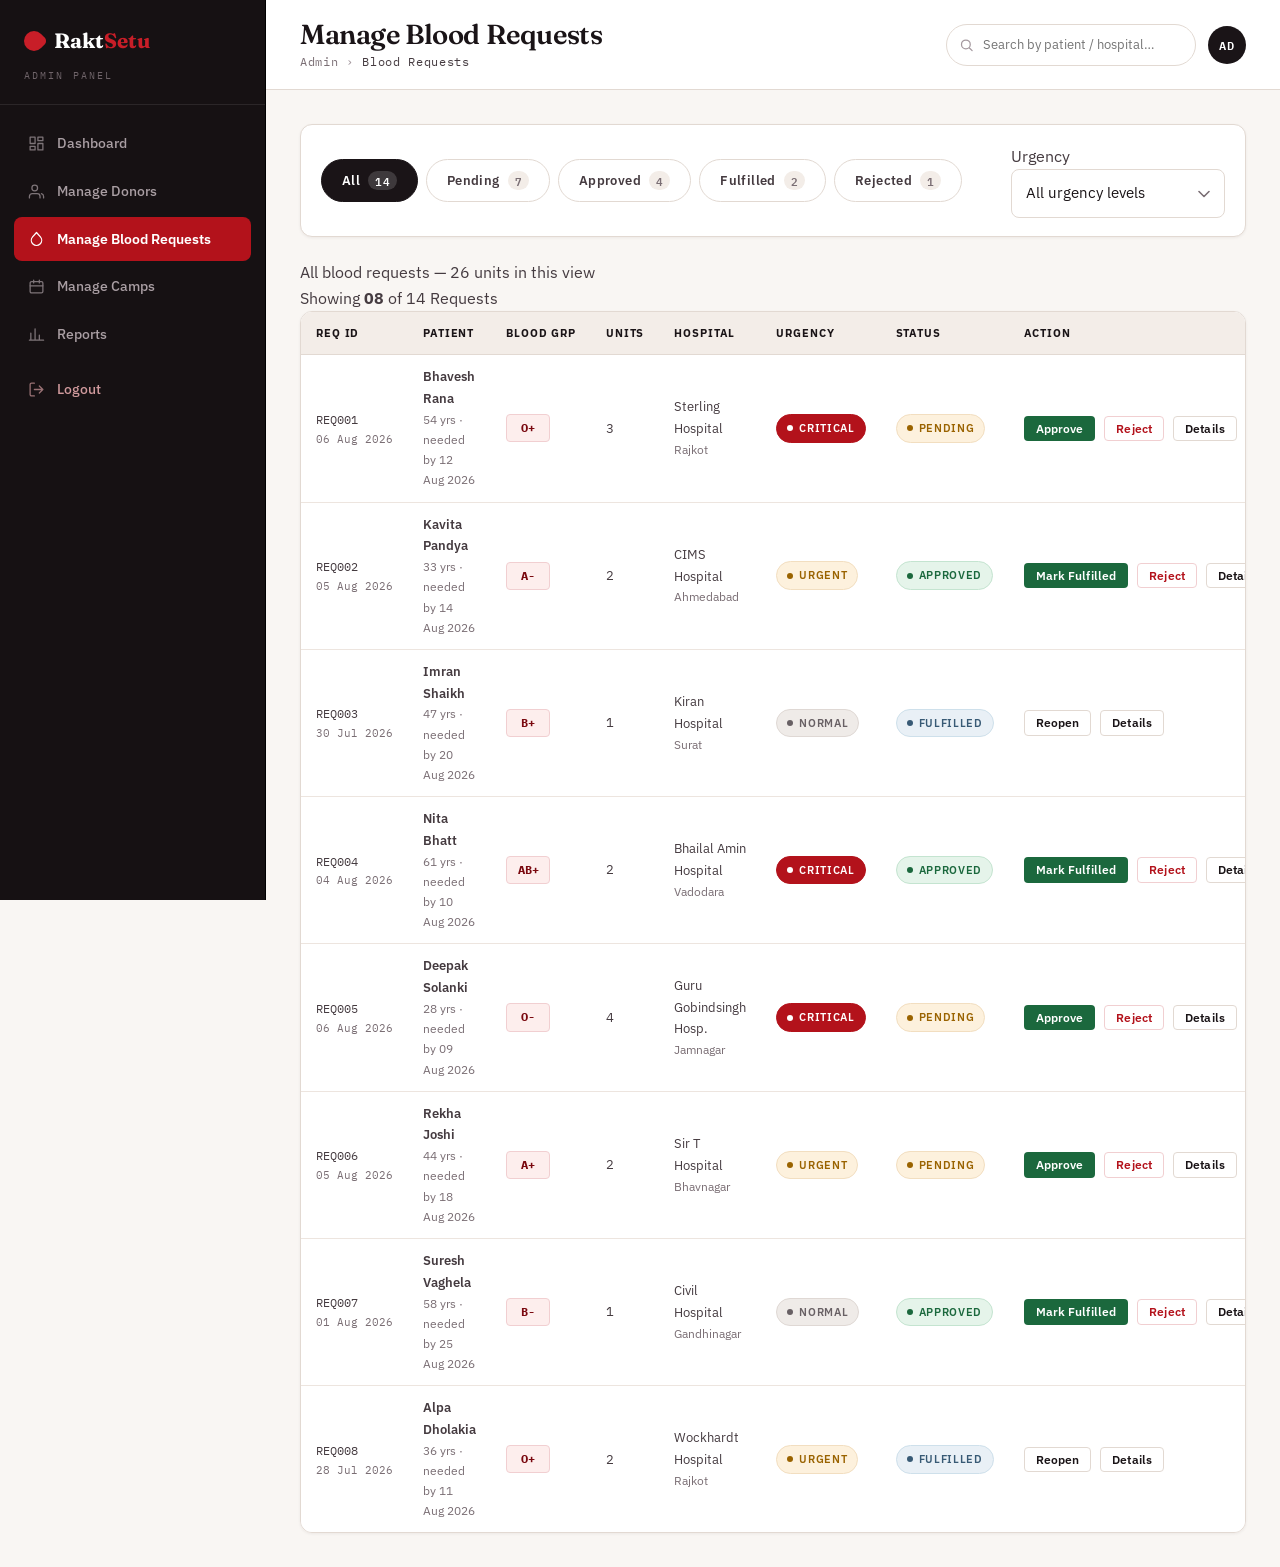
<file: admin/manage-requests.html>
<!DOCTYPE html>
<html lang="en">
<head>
  <meta charset="UTF-8">
  <meta name="viewport" content="width=device-width, initial-scale=1">
  <title>Manage Blood Requests — RaktSetu Admin</title>
  <meta name="robots" content="noindex">
  <link rel="icon" type="image/svg+xml" href="images/favicon.svg">
  <link rel="preconnect" href="https://fonts.googleapis.com">
  <link rel="preconnect" href="https://fonts.gstatic.com" crossorigin>
  <link href="https://fonts.googleapis.com/css2?family=Fraunces:ital,opsz,wght@0,9..144,400;0,9..144,600;0,9..144,700;1,9..144,600;1,9..144,700&family=IBM+Plex+Mono:wght@400;500;600&family=IBM+Plex+Sans:wght@400;500;600;700&display=swap" rel="stylesheet">
  <link rel="stylesheet" href="https://cdn.jsdelivr.net/npm/bootstrap@5.3.3/dist/css/bootstrap.min.css">
  <link rel="stylesheet" href="css/style.css">
  <link rel="stylesheet" href="css/admin.css">
</head>
<body>

<div class="admin-app-layout">

  <!-- ============ SIDEBAR NAVIGATION ============ -->
  <aside class="admin-sidebar">
    <div class="sidebar-brand-box">
      <a class="sidebar-brand-link" href="../client/index.html">
        <span class="sidebar-logo-icon" aria-hidden="true"></span>
        <span>Rakt<em>Setu</em></span>
      </a>
      <p class="sidebar-subtitle-tag">Admin Panel</p>
    </div>

    <nav class="sidebar-nav-menu" aria-label="Admin sections">
      <a class="sidebar-nav-link" href="dashboard.html">
        <svg class="sidebar-nav-icon" viewBox="0 0 24 24" fill="none" stroke="currentColor" stroke-width="1.8" stroke-linecap="round" stroke-linejoin="round" aria-hidden="true"><rect x="3" y="3" width="7" height="9"/><rect x="14" y="3" width="7" height="5"/><rect x="14" y="12" width="7" height="9"/><rect x="3" y="16" width="7" height="5"/></svg>
        Dashboard
      </a>
      <a class="sidebar-nav-link" href="manage-donors.html">
        <svg class="sidebar-nav-icon" viewBox="0 0 24 24" fill="none" stroke="currentColor" stroke-width="1.8" stroke-linecap="round" stroke-linejoin="round" aria-hidden="true"><path d="M17 21v-2a4 4 0 0 0-4-4H6a4 4 0 0 0-4 4v2"/><circle cx="9.5" cy="7" r="4"/><path d="M22 21v-2a4 4 0 0 0-3-3.87"/></svg>
        Manage Donors
      </a>
      <a class="sidebar-nav-link active" href="manage-requests.html" aria-current="page">
        <svg class="sidebar-nav-icon" viewBox="0 0 24 24" fill="none" stroke="currentColor" stroke-width="1.8" stroke-linecap="round" stroke-linejoin="round" aria-hidden="true"><path d="M12 3.5l5.5 6.2a7.3 7.3 0 1 1-11 0z"/></svg>
        Manage Blood Requests
      </a>
      <a class="sidebar-nav-link" href="manage-camps.html">
        <svg class="sidebar-nav-icon" viewBox="0 0 24 24" fill="none" stroke="currentColor" stroke-width="1.8" stroke-linecap="round" stroke-linejoin="round" aria-hidden="true"><rect x="3" y="5" width="18" height="16" rx="2"/><path d="M16 3v4M8 3v4M3 11h18"/></svg>
        Manage Camps
      </a>
      <a class="sidebar-nav-link" href="reports.html">
        <svg class="sidebar-nav-icon" viewBox="0 0 24 24" fill="none" stroke="currentColor" stroke-width="1.8" stroke-linecap="round" stroke-linejoin="round" aria-hidden="true"><path d="M4 20V10M10 20V4M16 20v-7M22 20H2"/></svg>
        Reports
      </a>
      <a class="sidebar-nav-link sidebar-nav-logout" href="login.html" data-logout>
        <svg class="sidebar-nav-icon" viewBox="0 0 24 24" fill="none" stroke="currentColor" stroke-width="1.8" stroke-linecap="round" stroke-linejoin="round" aria-hidden="true"><path d="M9 21H5a2 2 0 0 1-2-2V5a2 2 0 0 1 2-2h4"/><path d="M16 17l5-5-5-5M21 12H9"/></svg>
        Logout
      </a>
    </nav>

  </aside>

  <div class="admin-backdrop-scrim" aria-hidden="true"></div>

  <!-- ============ MAIN CONTENT ============ -->
  <div class="admin-main-wrapper">

    <header class="admin-header-bar">
      <button class="admin-mobile-toggle" type="button" aria-label="Open admin menu" aria-expanded="false">
        <svg width="20" height="20" viewBox="0 0 24 24" fill="none" stroke="currentColor" stroke-width="2" stroke-linecap="round" aria-hidden="true"><path d="M3 6h18M3 12h18M3 18h18"/></svg>
      </button>

      <div>
        <h1 class="admin-header-title">Manage Blood Requests</h1>
        <nav class="breadcrumb-trail mt-0" aria-label="Breadcrumb">
          <a href="dashboard.html">Admin</a> <span aria-hidden="true">›</span>
          <span aria-current="page">Blood Requests</span>
        </nav>
      </div>

      <div class="admin-header-tools">
        <div class="admin-search-box">
          <svg width="15" height="15" viewBox="0 0 24 24" fill="none" stroke="currentColor" stroke-width="2" stroke-linecap="round" aria-hidden="true"><circle cx="11" cy="11" r="7"/><path d="M21 21l-4.3-4.3"/></svg>
          <input type="search" id="reqSearch" placeholder="Search by patient / hospital…" aria-label="Search blood requests">
        </div>
        <div class="admin-user-avatar" aria-hidden="true">AD</div>
      </div>
    </header>

    <main class="admin-content-area" id="main">

      <!-- ---------- STATUS TABS & URGENCY FILTER ---------- -->
      <div class="admin-action-toolbar">
        <div class="row g-3 align-items-center">
          <div class="col-xl-9">
            <div class="admin-tab-group" id="statusTabs" role="tablist" aria-label="Filter requests by status">
              <button class="admin-filter-tab active" type="button" data-tab="All" role="tab" aria-selected="true">
                All <span class="tab-count-badge" data-n="All">14</span>
              </button>
              <button class="admin-filter-tab" type="button" data-tab="Pending" role="tab" aria-selected="false">
                Pending <span class="tab-count-badge" data-n="Pending">7</span>
              </button>
              <button class="admin-filter-tab" type="button" data-tab="Approved" role="tab" aria-selected="false">
                Approved <span class="tab-count-badge" data-n="Approved">4</span>
              </button>
              <button class="admin-filter-tab" type="button" data-tab="Fulfilled" role="tab" aria-selected="false">
                Fulfilled <span class="tab-count-badge" data-n="Fulfilled">2</span>
              </button>
              <button class="admin-filter-tab" type="button" data-tab="Rejected" role="tab" aria-selected="false">
                Rejected <span class="tab-count-badge" data-n="Rejected">1</span>
              </button>
            </div>
          </div>

          <div class="col-xl-3">
            <div class="form-group-item">
              <label class="form-label-custom" for="reqUrgency">Urgency</label>
              <select class="select-control" id="reqUrgency">
                <option value="">All urgency levels</option>
                <option value="Critical">Critical</option>
                <option value="Urgent">Urgent</option>
                <option value="Normal">Normal</option>
              </select>
            </div>
          </div>
        </div>
      </div>

      <div class="search-results-summary-bar mt-0">
        <p class="results-filter-description mb-0" id="reqNote">All blood requests — 26 units in this view</p>
        <p class="results-counter-badge mb-0">Showing <b id="reqCount">08</b> of <span id="reqTotal">14</span> Requests</p>
      </div>

      <!-- ---------- REQUESTS DATA TABLE ---------- -->
      <div class="table-responsive-wrapper">
        <table class="custom-data-table admin-data-table">
          <caption class="visually-hidden">Emergency blood requests with approval controls</caption>
          <thead>
            <tr>
              <th scope="col">Req ID</th>
              <th scope="col">Patient</th>
              <th scope="col">Blood Grp</th>
              <th scope="col">Units</th>
              <th scope="col">Hospital</th>
              <th scope="col">Urgency</th>
              <th scope="col">Status</th>
              <th scope="col">Action</th>
            </tr>
          </thead>
          <tbody id="reqRows">
            <tr>
              <td class="cell-id">REQ001<div class="text-muted-custom tiny-caption">06 Aug 2026</div></td>
              <td class="cell-name">Bhavesh Rana
                <div class="text-muted-custom small-secondary-copy">54 yrs · needed by 12 Aug 2026</div>
              </td>
              <td><span class="blood-pill">O+</span></td>
              <td class="cell-numeric">3</td>
              <td>Sterling Hospital<div class="text-muted-custom compact-body-copy">Rajkot</div></td>
              <td><span class="status-badge badge-critical">Critical</span></td>
              <td><span class="status-badge badge-pending">Pending</span></td>
              <td class="cell-actions">
                <button type="button" class="custom-btn btn-success-custom btn-xs-custom">Approve</button>
                <button type="button" class="custom-btn btn-danger-custom btn-xs-custom">Reject</button>
                <a href="#reqModal" class="custom-btn btn-outline-custom btn-xs-custom text-decoration-none">Details</a>
              </td>
            </tr>
            <tr>
              <td class="cell-id">REQ002<div class="text-muted-custom tiny-caption">05 Aug 2026</div></td>
              <td class="cell-name">Kavita Pandya
                <div class="text-muted-custom small-secondary-copy">33 yrs · needed by 14 Aug 2026</div>
              </td>
              <td><span class="blood-pill">A-</span></td>
              <td class="cell-numeric">2</td>
              <td>CIMS Hospital<div class="text-muted-custom compact-body-copy">Ahmedabad</div></td>
              <td><span class="status-badge badge-urgent">Urgent</span></td>
              <td><span class="status-badge badge-approved">Approved</span></td>
              <td class="cell-actions">
                <button type="button" class="custom-btn btn-success-custom btn-xs-custom">Mark Fulfilled</button>
                <button type="button" class="custom-btn btn-danger-custom btn-xs-custom">Reject</button>
                <a href="#reqModal" class="custom-btn btn-outline-custom btn-xs-custom text-decoration-none">Details</a>
              </td>
            </tr>
            <tr>
              <td class="cell-id">REQ003<div class="text-muted-custom tiny-caption">30 Jul 2026</div></td>
              <td class="cell-name">Imran Shaikh
                <div class="text-muted-custom small-secondary-copy">47 yrs · needed by 20 Aug 2026</div>
              </td>
              <td><span class="blood-pill">B+</span></td>
              <td class="cell-numeric">1</td>
              <td>Kiran Hospital<div class="text-muted-custom compact-body-copy">Surat</div></td>
              <td><span class="status-badge badge-normal">Normal</span></td>
              <td><span class="status-badge badge-fulfilled">Fulfilled</span></td>
              <td class="cell-actions">
                <button type="button" class="custom-btn btn-outline-custom btn-xs-custom">Reopen</button>
                <a href="#reqModal" class="custom-btn btn-outline-custom btn-xs-custom text-decoration-none">Details</a>
              </td>
            </tr>
            <tr>
              <td class="cell-id">REQ004<div class="text-muted-custom tiny-caption">04 Aug 2026</div></td>
              <td class="cell-name">Nita Bhatt
                <div class="text-muted-custom small-secondary-copy">61 yrs · needed by 10 Aug 2026</div>
              </td>
              <td><span class="blood-pill">AB+</span></td>
              <td class="cell-numeric">2</td>
              <td>Bhailal Amin Hospital<div class="text-muted-custom compact-body-copy">Vadodara</div></td>
              <td><span class="status-badge badge-critical">Critical</span></td>
              <td><span class="status-badge badge-approved">Approved</span></td>
              <td class="cell-actions">
                <button type="button" class="custom-btn btn-success-custom btn-xs-custom">Mark Fulfilled</button>
                <button type="button" class="custom-btn btn-danger-custom btn-xs-custom">Reject</button>
                <a href="#reqModal" class="custom-btn btn-outline-custom btn-xs-custom text-decoration-none">Details</a>
              </td>
            </tr>
            <tr>
              <td class="cell-id">REQ005<div class="text-muted-custom tiny-caption">06 Aug 2026</div></td>
              <td class="cell-name">Deepak Solanki
                <div class="text-muted-custom small-secondary-copy">28 yrs · needed by 09 Aug 2026</div>
              </td>
              <td><span class="blood-pill">O-</span></td>
              <td class="cell-numeric">4</td>
              <td>Guru Gobindsingh Hosp.<div class="text-muted-custom compact-body-copy">Jamnagar</div></td>
              <td><span class="status-badge badge-critical">Critical</span></td>
              <td><span class="status-badge badge-pending">Pending</span></td>
              <td class="cell-actions">
                <button type="button" class="custom-btn btn-success-custom btn-xs-custom">Approve</button>
                <button type="button" class="custom-btn btn-danger-custom btn-xs-custom">Reject</button>
                <a href="#reqModal" class="custom-btn btn-outline-custom btn-xs-custom text-decoration-none">Details</a>
              </td>
            </tr>
            <tr>
              <td class="cell-id">REQ006<div class="text-muted-custom tiny-caption">05 Aug 2026</div></td>
              <td class="cell-name">Rekha Joshi
                <div class="text-muted-custom small-secondary-copy">44 yrs · needed by 18 Aug 2026</div>
              </td>
              <td><span class="blood-pill">A+</span></td>
              <td class="cell-numeric">2</td>
              <td>Sir T Hospital<div class="text-muted-custom compact-body-copy">Bhavnagar</div></td>
              <td><span class="status-badge badge-urgent">Urgent</span></td>
              <td><span class="status-badge badge-pending">Pending</span></td>
              <td class="cell-actions">
                <button type="button" class="custom-btn btn-success-custom btn-xs-custom">Approve</button>
                <button type="button" class="custom-btn btn-danger-custom btn-xs-custom">Reject</button>
                <a href="#reqModal" class="custom-btn btn-outline-custom btn-xs-custom text-decoration-none">Details</a>
              </td>
            </tr>
            <tr>
              <td class="cell-id">REQ007<div class="text-muted-custom tiny-caption">01 Aug 2026</div></td>
              <td class="cell-name">Suresh Vaghela
                <div class="text-muted-custom small-secondary-copy">58 yrs · needed by 25 Aug 2026</div>
              </td>
              <td><span class="blood-pill">B-</span></td>
              <td class="cell-numeric">1</td>
              <td>Civil Hospital<div class="text-muted-custom compact-body-copy">Gandhinagar</div></td>
              <td><span class="status-badge badge-normal">Normal</span></td>
              <td><span class="status-badge badge-approved">Approved</span></td>
              <td class="cell-actions">
                <button type="button" class="custom-btn btn-success-custom btn-xs-custom">Mark Fulfilled</button>
                <button type="button" class="custom-btn btn-danger-custom btn-xs-custom">Reject</button>
                <a href="#reqModal" class="custom-btn btn-outline-custom btn-xs-custom text-decoration-none">Details</a>
              </td>
            </tr>
            <tr>
              <td class="cell-id">REQ008<div class="text-muted-custom tiny-caption">28 Jul 2026</div></td>
              <td class="cell-name">Alpa Dholakia
                <div class="text-muted-custom small-secondary-copy">36 yrs · needed by 11 Aug 2026</div>
              </td>
              <td><span class="blood-pill">O+</span></td>
              <td class="cell-numeric">2</td>
              <td>Wockhardt Hospital<div class="text-muted-custom compact-body-copy">Rajkot</div></td>
              <td><span class="status-badge badge-urgent">Urgent</span></td>
              <td><span class="status-badge badge-fulfilled">Fulfilled</span></td>
              <td class="cell-actions">
                <button type="button" class="custom-btn btn-outline-custom btn-xs-custom">Reopen</button>
                <a href="#reqModal" class="custom-btn btn-outline-custom btn-xs-custom text-decoration-none">Details</a>
              </td>
            </tr>
          </tbody>
        </table>
      </div>


    </main>
  </div>
</div>

<!-- ============ REQUEST DETAILS MODAL ============ -->
<div class="admin-modal-overlay" id="reqModal" role="dialog" aria-modal="true" aria-labelledby="reqModalTitle">
  <div class="modal-dialog-card">
    <div class="modal-header-bar">
      <h2 class="modal-title-text" id="reqModalTitle">Emergency Request Details &mdash; REQ001</h2>
      <a href="#" class="modal-close-btn text-decoration-none d-flex align-items-center justify-content-center" data-close aria-label="Close dialog">&times;</a>
    </div>

    <div class="modal-body-area">
      <div class="row g-3">
        <div class="col-md-6">
          <div class="info-metric-item">
            <span class="text-muted-custom font-mono small-uppercase-label">Patient Name</span>
            <div class="request-patient-name">Hiren Mehta (42 yrs)</div>
          </div>
        </div>
        <div class="col-md-6">
          <div class="info-metric-item">
            <span class="text-muted-custom font-mono small-uppercase-label">Blood Group &amp; Units</span>
            <div><span class="blood-pill">A+</span> <b>2 Units</b> (Whole Blood)</div>
          </div>
        </div>
        <div class="col-md-6">
          <div class="info-metric-item">
            <span class="text-muted-custom font-mono small-uppercase-label">Hospital &amp; City</span>
            <div class="request-detail-value">Civil Hospital, Rajkot</div>
          </div>
        </div>
        <div class="col-md-6">
          <div class="info-metric-item">
            <span class="text-muted-custom font-mono small-uppercase-label">Urgency &amp; Status</span>
            <div><span class="status-badge badge-urgent">Urgent</span> <span class="status-badge badge-pending">Pending</span></div>
          </div>
        </div>
        <div class="col-md-6">
          <div class="info-metric-item">
            <span class="text-muted-custom font-mono small-uppercase-label">Attendant Name</span>
            <div class="request-detail-value">Ramesh Mehta (Brother)</div>
          </div>
        </div>
        <div class="col-md-6">
          <div class="info-metric-item">
            <span class="text-muted-custom font-mono small-uppercase-label">Contact Mobile</span>
            <div class="font-mono request-contact-number">+91 98250 11223</div>
          </div>
        </div>
        <div class="col-12">
          <div class="info-metric-item">
            <span class="text-muted-custom font-mono small-uppercase-label">Clinical Notes</span>
            <div class="request-note-copy">Emergency cardiac surgery scheduled in ICU Ward 4. Immediate blood arrangement required within 24 hours.</div>
          </div>
        </div>
        <div class="col-12">
          <div class="info-notice-box info-notice-tinted p-3 mt-2">
            <h3 class="request-match-heading">Matching Available Donors Nearby:</h3>
            <ul class="mb-0 ps-3 small-data-copy">
              <li><b>DNR001: Rajesh Patel</b> (A+, Rajkot, +91 98240 12345) &mdash; Eligible</li>
              <li><b>DNR005: Nilesh Shah</b> (A+, Rajkot, +91 98254 56789) &mdash; Eligible</li>
            </ul>
          </div>
        </div>
      </div>
    </div>

    <div class="modal-footer-area">
      <button class="custom-btn btn-success-custom" type="button">Approve Request</button>
      <a href="#" class="custom-btn btn-outline-theme text-decoration-none" data-close>Close</a>
    </div>
  </div>
</div>

<script src="https://cdn.jsdelivr.net/npm/bootstrap@5.3.3/dist/js/bootstrap.bundle.min.js"></script>
</body>
</html>
</file>
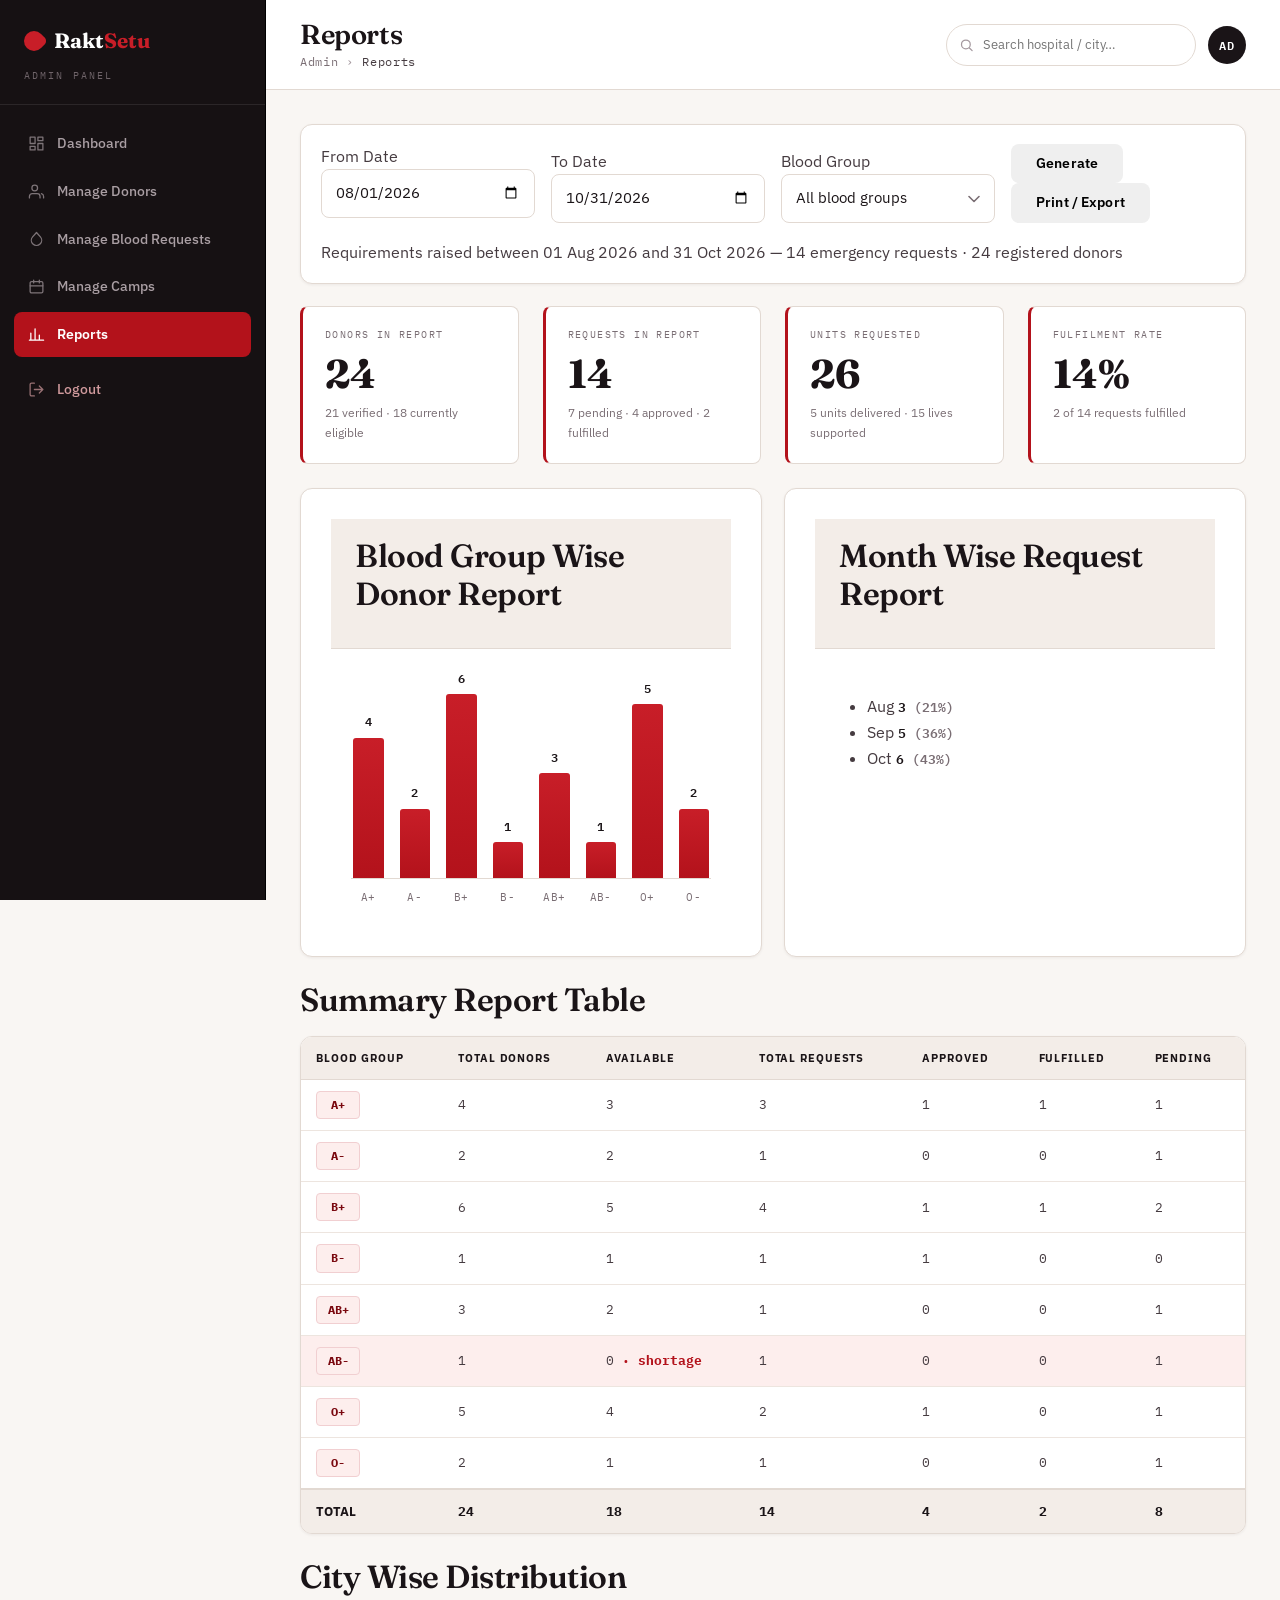
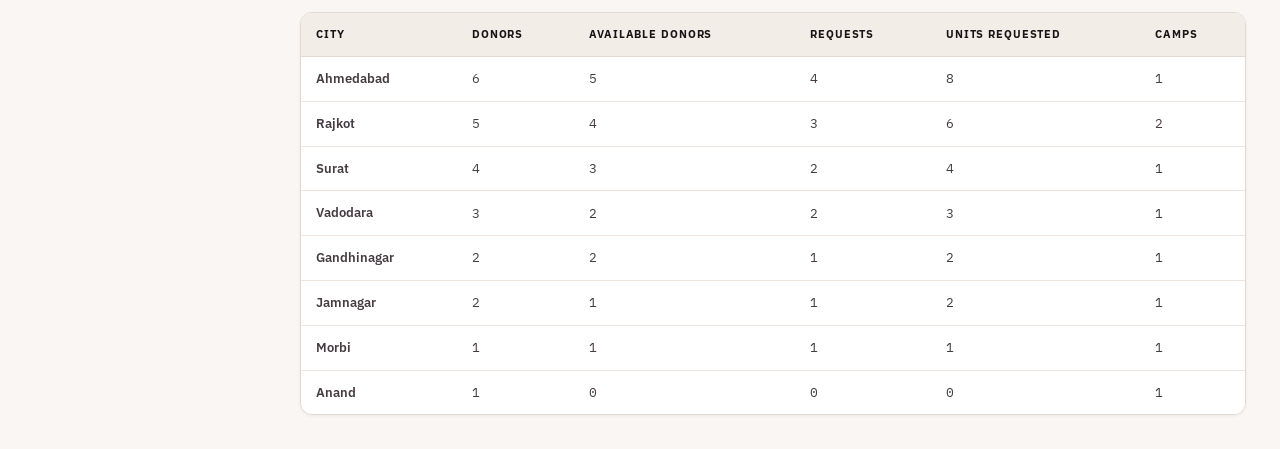
<file: admin/reports.html>
<!DOCTYPE html>
<html lang="en">
<head>
  <meta charset="UTF-8">
  <meta name="viewport" content="width=device-width, initial-scale=1">
  <title>Reports — RaktSetu Admin</title>
  <meta name="robots" content="noindex">
  <link rel="icon" type="image/svg+xml" href="images/favicon.svg">
  <link rel="preconnect" href="https://fonts.googleapis.com">
  <link rel="preconnect" href="https://fonts.gstatic.com" crossorigin>
  <link href="https://fonts.googleapis.com/css2?family=Fraunces:ital,opsz,wght@0,9..144,400;0,9..144,600;0,9..144,700;1,9..144,600;1,9..144,700&family=IBM+Plex+Mono:wght@400;500;600&family=IBM+Plex+Sans:wght@400;500;600;700&display=swap" rel="stylesheet">
  <link rel="stylesheet" href="https://cdn.jsdelivr.net/npm/bootstrap@5.3.3/dist/css/bootstrap.min.css">
  <link rel="stylesheet" href="css/style.css">
  <link rel="stylesheet" href="css/admin.css">
</head>
<body>

<div class="admin-app-layout">

  <!-- ============ SIDEBAR NAVIGATION ============ -->
  <aside class="admin-sidebar">
    <div class="sidebar-brand-box">
      <a class="sidebar-brand-link" href="../client/index.html">
        <span class="sidebar-logo-icon" aria-hidden="true"></span>
        <span>Rakt<em>Setu</em></span>
      </a>
      <p class="sidebar-subtitle-tag">Admin Panel</p>
    </div>

    <nav class="sidebar-nav-menu" aria-label="Admin sections">
      <a class="sidebar-nav-link" href="dashboard.html">
        <svg class="sidebar-nav-icon" viewBox="0 0 24 24" fill="none" stroke="currentColor" stroke-width="1.8" stroke-linecap="round" stroke-linejoin="round" aria-hidden="true"><rect x="3" y="3" width="7" height="9"/><rect x="14" y="3" width="7" height="5"/><rect x="14" y="12" width="7" height="9"/><rect x="3" y="16" width="7" height="5"/></svg>
        Dashboard
      </a>
      <a class="sidebar-nav-link" href="manage-donors.html">
        <svg class="sidebar-nav-icon" viewBox="0 0 24 24" fill="none" stroke="currentColor" stroke-width="1.8" stroke-linecap="round" stroke-linejoin="round" aria-hidden="true"><path d="M17 21v-2a4 4 0 0 0-4-4H6a4 4 0 0 0-4 4v2"/><circle cx="9.5" cy="7" r="4"/><path d="M22 21v-2a4 4 0 0 0-3-3.87"/></svg>
        Manage Donors
      </a>
      <a class="sidebar-nav-link" href="manage-requests.html">
        <svg class="sidebar-nav-icon" viewBox="0 0 24 24" fill="none" stroke="currentColor" stroke-width="1.8" stroke-linecap="round" stroke-linejoin="round" aria-hidden="true"><path d="M12 3.5l5.5 6.2a7.3 7.3 0 1 1-11 0z"/></svg>
        Manage Blood Requests
      </a>
      <a class="sidebar-nav-link" href="manage-camps.html">
        <svg class="sidebar-nav-icon" viewBox="0 0 24 24" fill="none" stroke="currentColor" stroke-width="1.8" stroke-linecap="round" stroke-linejoin="round" aria-hidden="true"><rect x="3" y="5" width="18" height="16" rx="2"/><path d="M16 3v4M8 3v4M3 11h18"/></svg>
        Manage Camps
      </a>
      <a class="sidebar-nav-link active" href="reports.html" aria-current="page">
        <svg class="sidebar-nav-icon" viewBox="0 0 24 24" fill="none" stroke="currentColor" stroke-width="1.8" stroke-linecap="round" stroke-linejoin="round" aria-hidden="true"><path d="M4 20V10M10 20V4M16 20v-7M22 20H2"/></svg>
        Reports
      </a>
      <a class="sidebar-nav-link sidebar-nav-logout" href="login.html" data-logout>
        <svg class="sidebar-nav-icon" viewBox="0 0 24 24" fill="none" stroke="currentColor" stroke-width="1.8" stroke-linecap="round" stroke-linejoin="round" aria-hidden="true"><path d="M9 21H5a2 2 0 0 1-2-2V5a2 2 0 0 1 2-2h4"/><path d="M16 17l5-5-5-5M21 12H9"/></svg>
        Logout
      </a>
    </nav>

  </aside>

  <div class="admin-backdrop-scrim" aria-hidden="true"></div>

  <!-- ============ MAIN CONTENT ============ -->
  <div class="admin-main-wrapper">

    <header class="admin-header-bar">
      <button class="admin-mobile-toggle" type="button" aria-label="Open admin menu" aria-expanded="false">
        <svg width="20" height="20" viewBox="0 0 24 24" fill="none" stroke="currentColor" stroke-width="2" stroke-linecap="round" aria-hidden="true"><path d="M3 6h18M3 12h18M3 18h18"/></svg>
      </button>

      <div>
        <h1 class="admin-header-title">Reports</h1>
        <nav class="breadcrumb-trail mt-0" aria-label="Breadcrumb">
          <a href="dashboard.html">Admin</a> <span aria-hidden="true">›</span>
          <span aria-current="page">Reports</span>
        </nav>
      </div>

      <div class="admin-header-tools">
        <div class="admin-search-box">
          <svg width="15" height="15" viewBox="0 0 24 24" fill="none" stroke="currentColor" stroke-width="2" stroke-linecap="round" aria-hidden="true"><circle cx="11" cy="11" r="7"/><path d="M21 21l-4.3-4.3"/></svg>
          <input type="search" id="repSearch" placeholder="Search hospital / city…" aria-label="Search within the report">
        </div>
        <div class="admin-user-avatar" aria-hidden="true">AD</div>
      </div>
    </header>

    <main class="admin-content-area" id="main">

      <!-- Print Sheet Header -->
      <div class="print-report-header">
        <h1>RaktSetu — Summary Report</h1>
        <p id="printMeta">Blood Donor &amp; Emergency Blood Request Management System</p>
      </div>

      <!-- ---------- REPORT FILTERS ---------- -->
      <form class="admin-action-toolbar no-print" id="reportForm" novalidate
            data-validate data-submit-mode="demo" data-status-target="reportAlert"
            data-date-range="rFrom:rTo"
            data-success-message="Date range is valid. This demo does not generate or save reports.">
        <div class="status-alert-box" id="reportAlert" role="status" aria-live="polite"></div>
        <div class="row g-3 align-items-end">

          <div class="col-xl-3 col-md-6">
            <div class="form-group-item">
              <label class="form-label-custom" for="rFrom">From Date</label>
              <input class="input-control" type="date" id="rFrom" value="2026-08-01" aria-describedby="reportRangeError" aria-invalid="false">
              <span class="field-error-msg" id="reportRangeError"></span>
            </div>
          </div>

          <div class="col-xl-3 col-md-6">
            <div class="form-group-item">
              <label class="form-label-custom" for="rTo">To Date</label>
              <input class="input-control" type="date" id="rTo" value="2026-10-31">
            </div>
          </div>

          <div class="col-xl-3 col-md-6">
            <div class="form-group-item">
              <label class="form-label-custom" for="rGroup">Blood Group</label>
              <select class="select-control" id="rGroup">
                <option value="">All blood groups</option>
                <option value="A+">A+</option>
                <option value="A-">A-</option>
                <option value="B+">B+</option>
                <option value="B-">B-</option>
                <option value="AB+">AB+</option>
                <option value="AB-">AB-</option>
                <option value="O+">O+</option>
                <option value="O-">O-</option>
              </select>
            </div>
          </div>

          <div class="col-xl-3 col-md-6">
            <div class="filter-button-group">
              <button class="custom-btn btn-secondary-theme" type="submit">Generate</button>
              <button class="custom-btn btn-outline-theme" type="button" id="printReport">Print / Export</button>
            </div>
          </div>

        </div>
        <p class="results-filter-description mt-3 mb-0" id="reportRange">
          Requirements raised between 01 Aug 2026 and 31 Oct 2026 &mdash; 14 emergency requests &middot; 24 registered donors
        </p>
      </form>

      <!-- ---------- KPI METRIC SUMMARY ---------- -->
      <div class="row g-3 g-lg-4 mb-1">
        <div class="col-xl-3 col-md-6">
          <div class="dashboard-kpi-card">
            <div class="kpi-caption-label">Donors In Report</div>
            <div class="kpi-metric-number" id="repDonors">24</div>
            <div class="kpi-footer-status" id="repDonorsFoot">21 verified &middot; 18 currently eligible</div>
          </div>
        </div>
        <div class="col-xl-3 col-md-6">
          <div class="dashboard-kpi-card kpi-card-amber">
            <div class="kpi-caption-label">Requests In Report</div>
            <div class="kpi-metric-number" id="repRequests">14</div>
            <div class="kpi-footer-status" id="repRequestsFoot">7 pending &middot; 4 approved &middot; 2 fulfilled</div>
          </div>
        </div>
        <div class="col-xl-3 col-md-6">
          <div class="dashboard-kpi-card kpi-card-green">
            <div class="kpi-caption-label">Units Requested</div>
            <div class="kpi-metric-number" id="repUnits">26</div>
            <div class="kpi-footer-status" id="repUnitsFoot">5 units delivered &middot; 15 lives supported</div>
          </div>
        </div>
        <div class="col-xl-3 col-md-6">
          <div class="dashboard-kpi-card kpi-card-slate">
            <div class="kpi-caption-label">Fulfilment Rate</div>
            <div class="kpi-metric-number" id="repRate">14%</div>
            <div class="kpi-footer-status" id="repRateFoot">2 of 14 requests fulfilled</div>
          </div>
        </div>
      </div>

      <!-- ---------- REPORT CHARTS ---------- -->
      <div class="report-charts-grid mt-4">
        <div class="custom-card">
          <div class="card-header-bar">
            <h2 class="card-title-heading">Blood Group Wise Donor Report</h2>
          </div>
          <div class="card-body-content">
            <div class="bar-chart-container" id="donorChart">
              <div class="bar-chart-graph rs-barchart">
                <div class="bar-chart-column rs-barchart__col" title="A+: 4 donors"><span class="bar-value-label rs-barchart__val">4</span><div class="bar-fill-element rs-barchart__bar" style="height:67%"></div></div>
                <div class="bar-chart-column rs-barchart__col" title="A-: 2 donors"><span class="bar-value-label rs-barchart__val">2</span><div class="bar-fill-element rs-barchart__bar" style="height:33%"></div></div>
                <div class="bar-chart-column rs-barchart__col" title="B+: 6 donors"><span class="bar-value-label rs-barchart__val">6</span><div class="bar-fill-element rs-barchart__bar" style="height:100%"></div></div>
                <div class="bar-chart-column rs-barchart__col" title="B-: 1 donors"><span class="bar-value-label rs-barchart__val">1</span><div class="bar-fill-element rs-barchart__bar" style="height:17%"></div></div>
                <div class="bar-chart-column rs-barchart__col" title="AB+: 3 donors"><span class="bar-value-label rs-barchart__val">3</span><div class="bar-fill-element rs-barchart__bar" style="height:50%"></div></div>
                <div class="bar-chart-column rs-barchart__col" title="AB-: 1 donors"><span class="bar-value-label rs-barchart__val">1</span><div class="bar-fill-element rs-barchart__bar" style="height:17%"></div></div>
                <div class="bar-chart-column rs-barchart__col" title="O+: 5 donors"><span class="bar-value-label rs-barchart__val">5</span><div class="bar-fill-element rs-barchart__bar" style="height:83%"></div></div>
                <div class="bar-chart-column rs-barchart__col" title="O-: 2 donors"><span class="bar-value-label rs-barchart__val">2</span><div class="bar-fill-element rs-barchart__bar" style="height:33%"></div></div>
              </div>
              <div class="bar-chart-labels-row rs-barchart__labels">
                <span>A+</span><span>A-</span><span>B+</span><span>B-</span><span>AB+</span><span>AB-</span><span>O+</span><span>O-</span>
              </div>
            </div>
          </div>
        </div>

        <div class="custom-card">
          <div class="card-header-bar">
            <h2 class="card-title-heading">Month Wise Request Report</h2>
          </div>
          <div class="card-body-content">
            <div class="donut-chart-container mb-4 report-month-donut" id="monthDonut"></div>
            <ul class="donut-legend-list" id="monthLegend">
              <li>
                <span class="legend-color-dot rs-legend__dot chart-color-crimson"></span>
                Aug
                <span class="legend-count-value rs-legend__val">3 <span class="text-muted-custom rs-muted">(21%)</span></span>
              </li>
              <li>
                <span class="legend-color-dot rs-legend__dot chart-color-amber"></span>
                Sep
                <span class="legend-count-value rs-legend__val">5 <span class="text-muted-custom rs-muted">(36%)</span></span>
              </li>
              <li>
                <span class="legend-color-dot rs-legend__dot chart-color-blue"></span>
                Oct
                <span class="legend-count-value rs-legend__val">6 <span class="text-muted-custom rs-muted">(43%)</span></span>
              </li>
            </ul>
          </div>
        </div>
      </div>

      <!-- ---------- SUMMARY TABLE ---------- -->
      <h2 class="subsection-title mt-4 mb-3">Summary Report Table</h2>
      <div class="table-responsive-wrapper">
        <table class="custom-data-table admin-data-table">
          <caption class="visually-hidden">Blood group wise donor and request summary</caption>
          <thead>
            <tr>
              <th scope="col">Blood Group</th>
              <th scope="col">Total Donors</th>
              <th scope="col">Available</th>
              <th scope="col">Total Requests</th>
              <th scope="col">Approved</th>
              <th scope="col">Fulfilled</th>
              <th scope="col">Pending</th>
            </tr>
          </thead>
          <tbody id="summaryRows">
            <tr>
              <td><span class="blood-pill rs-bg-chip">A+</span></td>
              <td class="cell-numeric rs-td-num">4</td>
              <td class="cell-numeric rs-td-num">3</td>
              <td class="cell-numeric rs-td-num">3</td>
              <td class="cell-numeric rs-td-num">1</td>
              <td class="cell-numeric rs-td-num">1</td>
              <td class="cell-numeric rs-td-num">1</td>
            </tr>
            <tr>
              <td><span class="blood-pill rs-bg-chip">A-</span></td>
              <td class="cell-numeric rs-td-num">2</td>
              <td class="cell-numeric rs-td-num">2</td>
              <td class="cell-numeric rs-td-num">1</td>
              <td class="cell-numeric rs-td-num">0</td>
              <td class="cell-numeric rs-td-num">0</td>
              <td class="cell-numeric rs-td-num">1</td>
            </tr>
            <tr>
              <td><span class="blood-pill rs-bg-chip">B+</span></td>
              <td class="cell-numeric rs-td-num">6</td>
              <td class="cell-numeric rs-td-num">5</td>
              <td class="cell-numeric rs-td-num">4</td>
              <td class="cell-numeric rs-td-num">1</td>
              <td class="cell-numeric rs-td-num">1</td>
              <td class="cell-numeric rs-td-num">2</td>
            </tr>
            <tr>
              <td><span class="blood-pill rs-bg-chip">B-</span></td>
              <td class="cell-numeric rs-td-num">1</td>
              <td class="cell-numeric rs-td-num">1</td>
              <td class="cell-numeric rs-td-num">1</td>
              <td class="cell-numeric rs-td-num">1</td>
              <td class="cell-numeric rs-td-num">0</td>
              <td class="cell-numeric rs-td-num">0</td>
            </tr>
            <tr>
              <td><span class="blood-pill rs-bg-chip">AB+</span></td>
              <td class="cell-numeric rs-td-num">3</td>
              <td class="cell-numeric rs-td-num">2</td>
              <td class="cell-numeric rs-td-num">1</td>
              <td class="cell-numeric rs-td-num">0</td>
              <td class="cell-numeric rs-td-num">0</td>
              <td class="cell-numeric rs-td-num">1</td>
            </tr>
            <tr class="report-shortage-row">
              <td><span class="blood-pill rs-bg-chip">AB-</span></td>
              <td class="cell-numeric rs-td-num">1</td>
              <td class="cell-numeric rs-td-num">0 <b class="report-shortage">&middot; shortage</b></td>
              <td class="cell-numeric rs-td-num">1</td>
              <td class="cell-numeric rs-td-num">0</td>
              <td class="cell-numeric rs-td-num">0</td>
              <td class="cell-numeric rs-td-num">1</td>
            </tr>
            <tr>
              <td><span class="blood-pill rs-bg-chip">O+</span></td>
              <td class="cell-numeric rs-td-num">5</td>
              <td class="cell-numeric rs-td-num">4</td>
              <td class="cell-numeric rs-td-num">2</td>
              <td class="cell-numeric rs-td-num">1</td>
              <td class="cell-numeric rs-td-num">0</td>
              <td class="cell-numeric rs-td-num">1</td>
            </tr>
            <tr>
              <td><span class="blood-pill rs-bg-chip">O-</span></td>
              <td class="cell-numeric rs-td-num">2</td>
              <td class="cell-numeric rs-td-num">1</td>
              <td class="cell-numeric rs-td-num">1</td>
              <td class="cell-numeric rs-td-num">0</td>
              <td class="cell-numeric rs-td-num">0</td>
              <td class="cell-numeric rs-td-num">1</td>
            </tr>
          </tbody>
          <tfoot id="summaryFoot">
            <tr>
              <td><b>TOTAL</b></td>
              <td class="cell-numeric rs-td-num"><b>24</b></td>
              <td class="cell-numeric rs-td-num"><b>18</b></td>
              <td class="cell-numeric rs-td-num"><b>14</b></td>
              <td class="cell-numeric rs-td-num"><b>4</b></td>
              <td class="cell-numeric rs-td-num"><b>2</b></td>
              <td class="cell-numeric rs-td-num"><b>8</b></td>
            </tr>
          </tfoot>
        </table>
      </div>

      <!-- ---------- CITY BREAKDOWN ---------- -->
      <h2 class="subsection-title mt-4 mb-3">City Wise Distribution</h2>
      <div class="table-responsive-wrapper">
        <table class="custom-data-table admin-data-table">
          <caption class="visually-hidden">Donors, requests and camps grouped by city</caption>
          <thead>
            <tr>
              <th scope="col">City</th>
              <th scope="col">Donors</th>
              <th scope="col">Available Donors</th>
              <th scope="col">Requests</th>
              <th scope="col">Units Requested</th>
              <th scope="col">Camps</th>
            </tr>
          </thead>
          <tbody id="cityRows">
            <tr>
              <td class="cell-name rs-td-name">Ahmedabad</td>
              <td class="cell-numeric rs-td-num">6</td>
              <td class="cell-numeric rs-td-num">5</td>
              <td class="cell-numeric rs-td-num">4</td>
              <td class="cell-numeric rs-td-num">8</td>
              <td class="cell-numeric rs-td-num">1</td>
            </tr>
            <tr>
              <td class="cell-name rs-td-name">Rajkot</td>
              <td class="cell-numeric rs-td-num">5</td>
              <td class="cell-numeric rs-td-num">4</td>
              <td class="cell-numeric rs-td-num">3</td>
              <td class="cell-numeric rs-td-num">6</td>
              <td class="cell-numeric rs-td-num">2</td>
            </tr>
            <tr>
              <td class="cell-name rs-td-name">Surat</td>
              <td class="cell-numeric rs-td-num">4</td>
              <td class="cell-numeric rs-td-num">3</td>
              <td class="cell-numeric rs-td-num">2</td>
              <td class="cell-numeric rs-td-num">4</td>
              <td class="cell-numeric rs-td-num">1</td>
            </tr>
            <tr>
              <td class="cell-name rs-td-name">Vadodara</td>
              <td class="cell-numeric rs-td-num">3</td>
              <td class="cell-numeric rs-td-num">2</td>
              <td class="cell-numeric rs-td-num">2</td>
              <td class="cell-numeric rs-td-num">3</td>
              <td class="cell-numeric rs-td-num">1</td>
            </tr>
            <tr>
              <td class="cell-name rs-td-name">Gandhinagar</td>
              <td class="cell-numeric rs-td-num">2</td>
              <td class="cell-numeric rs-td-num">2</td>
              <td class="cell-numeric rs-td-num">1</td>
              <td class="cell-numeric rs-td-num">2</td>
              <td class="cell-numeric rs-td-num">1</td>
            </tr>
            <tr>
              <td class="cell-name rs-td-name">Jamnagar</td>
              <td class="cell-numeric rs-td-num">2</td>
              <td class="cell-numeric rs-td-num">1</td>
              <td class="cell-numeric rs-td-num">1</td>
              <td class="cell-numeric rs-td-num">2</td>
              <td class="cell-numeric rs-td-num">1</td>
            </tr>
            <tr>
              <td class="cell-name rs-td-name">Morbi</td>
              <td class="cell-numeric rs-td-num">1</td>
              <td class="cell-numeric rs-td-num">1</td>
              <td class="cell-numeric rs-td-num">1</td>
              <td class="cell-numeric rs-td-num">1</td>
              <td class="cell-numeric rs-td-num">1</td>
            </tr>
            <tr>
              <td class="cell-name rs-td-name">Anand</td>
              <td class="cell-numeric rs-td-num">1</td>
              <td class="cell-numeric rs-td-num">0</td>
              <td class="cell-numeric rs-td-num">0</td>
              <td class="cell-numeric rs-td-num">0</td>
              <td class="cell-numeric rs-td-num">1</td>
            </tr>
          </tbody>
        </table>
      </div>

    </main>
  </div>
</div>

<script src="https://cdn.jsdelivr.net/npm/bootstrap@5.3.3/dist/js/bootstrap.bundle.min.js"></script>
<script src="js/form-validation.js" defer></script>
</body>
</html>
</file>
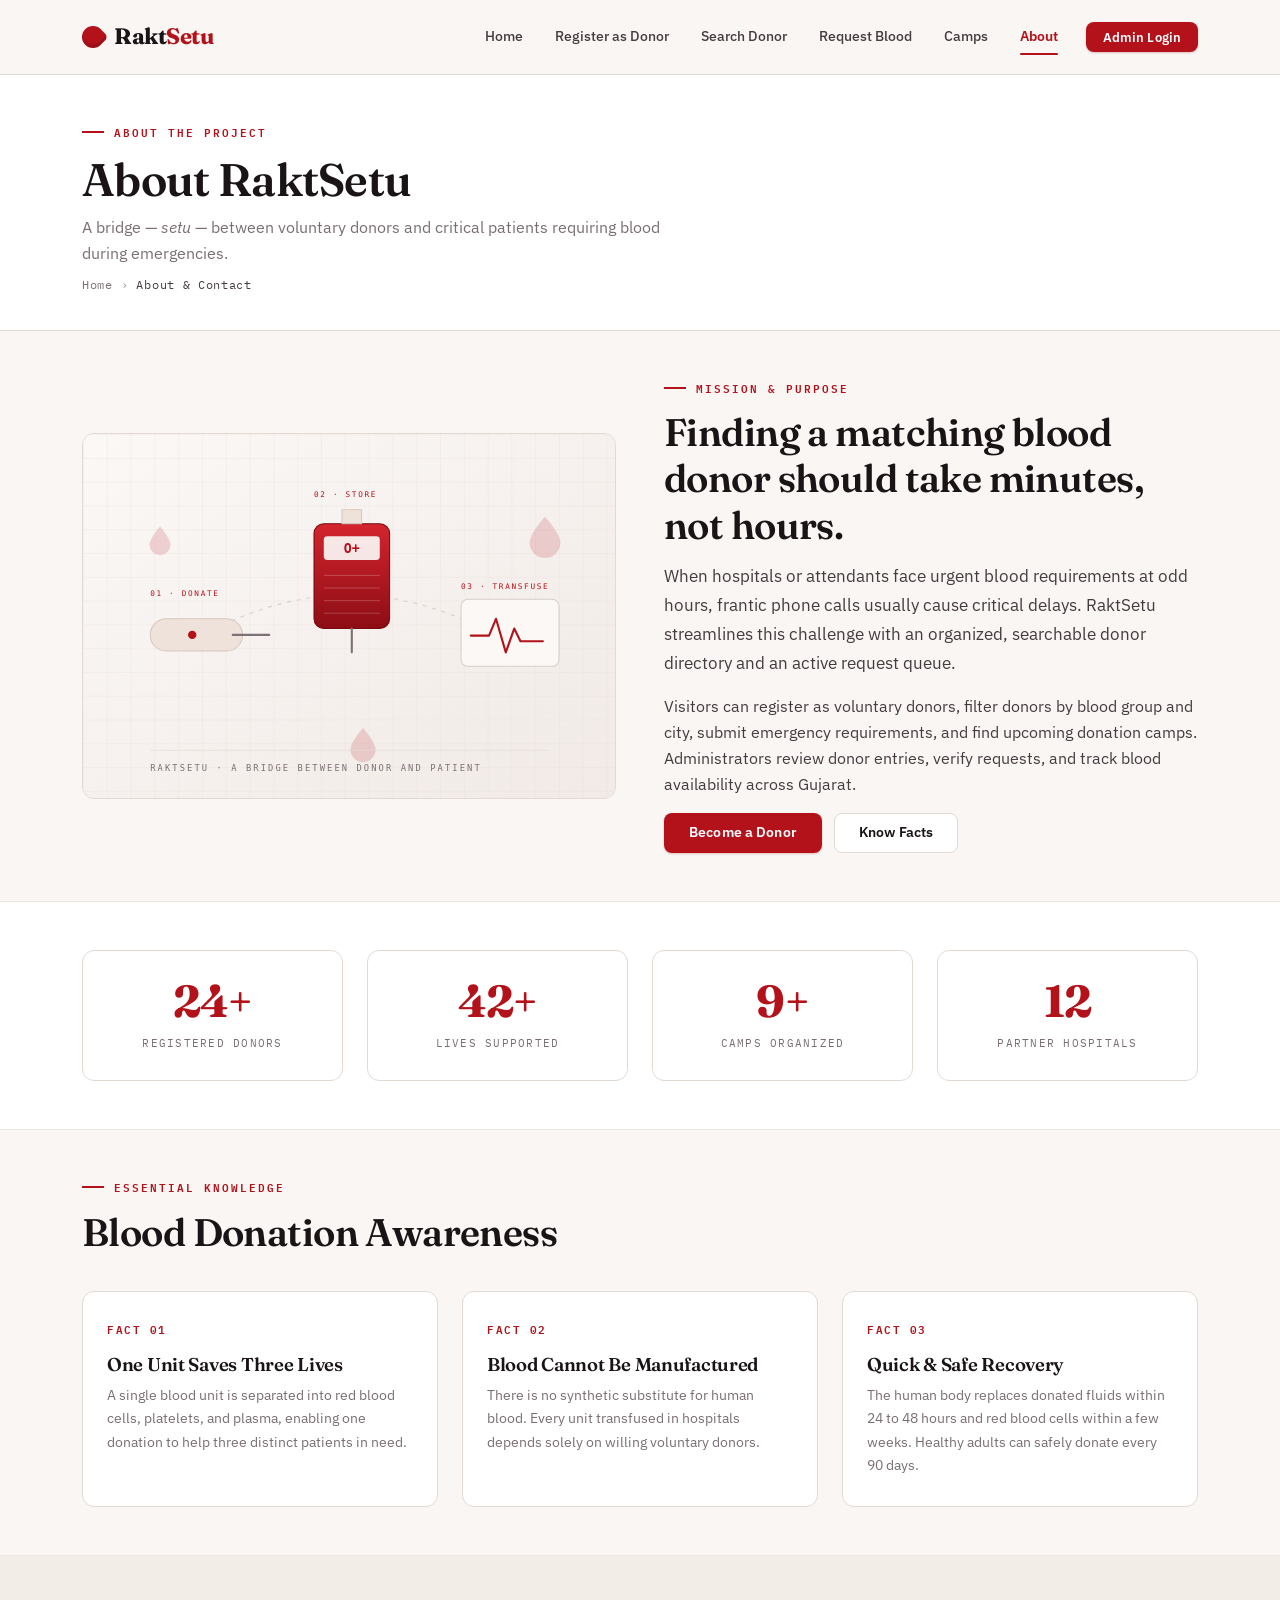
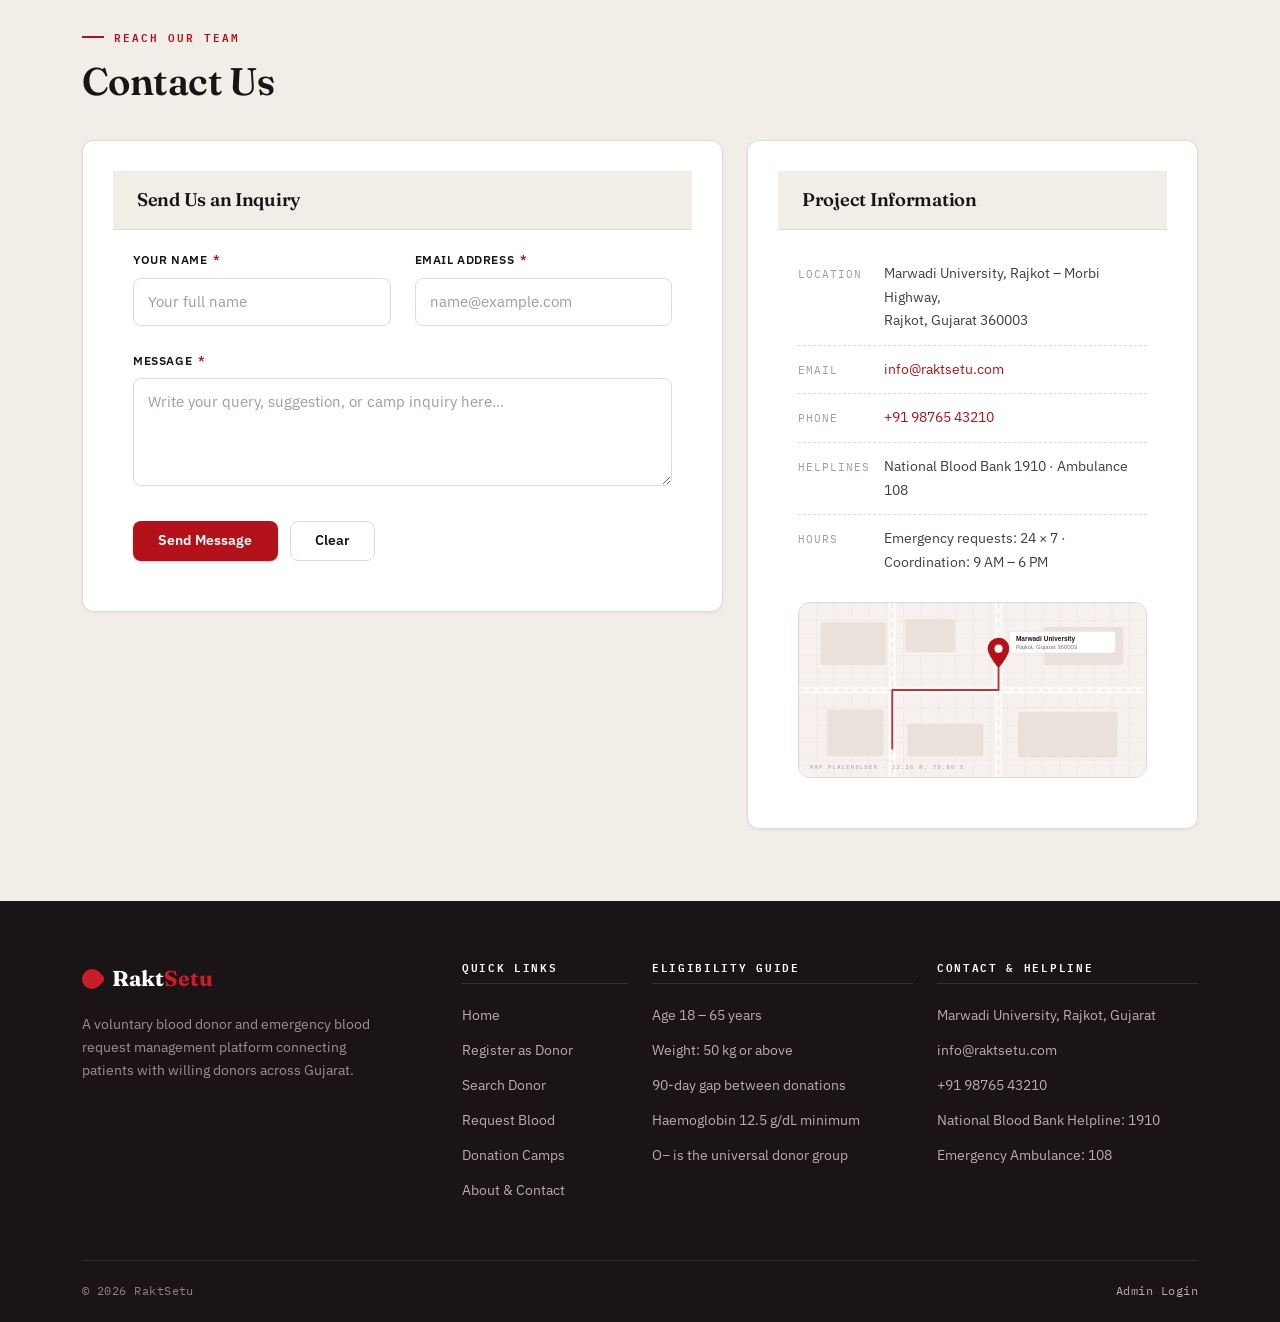
<file: client/about-contact.html>
<!DOCTYPE html>
<html lang="en">
<head>
  <meta charset="UTF-8">
  <meta name="viewport" content="width=device-width, initial-scale=1">
  <title>About &amp; Contact — RaktSetu</title>
  <meta name="description" content="Learn about RaktSetu, blood donation awareness guidelines, and get in touch with our team in Rajkot, Gujarat.">
  <meta name="author" content="Utsav Vadodariya — Web Technology Project">
  <link rel="icon" type="image/svg+xml" href="images/favicon.svg">
  <link rel="preconnect" href="https://fonts.googleapis.com">
  <link rel="preconnect" href="https://fonts.gstatic.com" crossorigin>
  <link href="https://fonts.googleapis.com/css2?family=Fraunces:ital,opsz,wght@0,9..144,400;0,9..144,600;0,9..144,700;1,9..144,600;1,9..144,700&family=IBM+Plex+Mono:wght@400;500;600&family=IBM+Plex+Sans:wght@400;500;600;700&display=swap" rel="stylesheet">
  <link rel="stylesheet" href="https://cdn.jsdelivr.net/npm/bootstrap@5.3.3/dist/css/bootstrap.min.css">
  <link rel="stylesheet" href="css/style.css">
</head>
<body data-page="about">

<a class="skip-link" href="#main">Skip to main content</a>

<!-- ============ NAVIGATION BAR ============ -->
<nav class="site-navbar navbar navbar-expand-lg">
  <div class="container-xl d-flex align-items-center">
    <a class="navbar-brand-logo navbar-brand" href="index.html">
      <span class="brand-icon" aria-hidden="true"></span>
      <span>Rakt<em>Setu</em></span>
    </a>
    <button class="navbar-toggler mobile-nav-toggle" type="button" data-bs-toggle="collapse"
            data-bs-target="#navMenu" aria-controls="navMenu" aria-expanded="false"
            aria-label="Toggle navigation">
      <span class="hamburger-icon" aria-hidden="true"></span>
    </button>
    <div class="collapse navbar-collapse" id="navMenu">
      <ul class="navbar-nav ms-auto navbar-links">
        <li class="nav-item"><a class="nav-item-link" data-nav="home"     href="index.html">Home</a></li>
        <li class="nav-item"><a class="nav-item-link" data-nav="register" href="register-donor.html">Register as Donor</a></li>
        <li class="nav-item"><a class="nav-item-link" data-nav="search"   href="search-donor.html">Search Donor</a></li>
        <li class="nav-item"><a class="nav-item-link" data-nav="request"  href="request-blood.html">Request Blood</a></li>
        <li class="nav-item"><a class="nav-item-link" data-nav="camps"    href="camps.html">Camps</a></li>
        <li class="nav-item"><a class="nav-item-link active" data-nav="about"    href="about-contact.html">About</a></li>
      </ul>
      <a class="custom-btn btn-primary-custom btn-sm-custom nav-login-btn" href="../admin/login.html">Admin Login</a>
    </div>
  </div>
</nav>

<main id="main">

  <!-- ============ PAGE HEADER ============ -->
  <header class="page-header-banner">
    <div class="container-xl">
      <p class="section-tag">About The Project</p>
      <h1 class="page-banner-title">About RaktSetu</h1>
      <p class="page-banner-desc">
        A bridge — <em>setu</em> — between voluntary donors and critical patients
        requiring blood during emergencies.
      </p>
      <nav class="breadcrumb-trail" aria-label="Breadcrumb">
        <a href="index.html">Home</a> <span aria-hidden="true">›</span>
        <span aria-current="page">About &amp; Contact</span>
      </nav>
    </div>
  </header>

  <!-- ============ ABOUT SECTION ============ -->
  <section class="content-section section-compact">
    <div class="container-xl">
      <div class="row g-5 align-items-center">

        <div class="col-lg-6">
          <figure class="image-frame-box fade-in-on-scroll m-0">
            <img src="images/about.svg" alt="RaktSetu donor community linkage illustration" width="900" height="600">
          </figure>
        </div>

        <div class="col-lg-6">
          <p class="section-tag fade-in-on-scroll">Mission &amp; Purpose</p>
          <h2 class="section-heading fade-in-on-scroll" data-delay="60">
            Finding a matching blood donor should take minutes, not hours.
          </h2>
          <p class="lead-text fade-in-on-scroll" data-delay="120">
            When hospitals or attendants face urgent blood requirements at odd hours,
            frantic phone calls usually cause critical delays. RaktSetu streamlines this
            challenge with an organized, searchable donor directory and an active request queue.
          </p>
          <p class="fade-in-on-scroll" data-delay="160">
            Visitors can register as voluntary donors, filter donors by blood group and city,
            submit emergency requirements, and find upcoming donation camps.
            Administrators review donor entries, verify requests, and track blood availability across Gujarat.
          </p>
          

          <div class="hero-cta-buttons fade-in-on-scroll" data-delay="240">
            <a class="custom-btn btn-primary-custom" href="register-donor.html">Become a Donor</a>
            <a class="custom-btn btn-outline-custom" href="#facts">Know Facts</a>
          </div>
        </div>

      </div>
    </div>
  </section>

  <!-- ============ LIVE STATS ============ -->
  <section class="content-section section-bg-white section-compact">
    <div class="container-xl">
      <div class="row g-4">
        <div class="col-lg-3 col-6">
          <div class="summary-stat-box fade-in-on-scroll">
            <div class="stat-count-value"><span id="statDonors">24</span>+</div>
            <div class="stat-caption-text">Registered Donors</div>
          </div>
        </div>
        <div class="col-lg-3 col-6">
          <div class="summary-stat-box fade-in-on-scroll" data-delay="80">
            <div class="stat-count-value"><span id="statLives">42</span>+</div>
            <div class="stat-caption-text">Lives Supported</div>
          </div>
        </div>
        <div class="col-lg-3 col-6">
          <div class="summary-stat-box fade-in-on-scroll" data-delay="160">
            <div class="stat-count-value"><span id="statCamps">9</span>+</div>
            <div class="stat-caption-text">Camps Organized</div>
          </div>
        </div>
        <div class="col-lg-3 col-6">
          <div class="summary-stat-box fade-in-on-scroll" data-delay="240">
            <div class="stat-count-value">12</div>
            <div class="stat-caption-text">Partner Hospitals</div>
          </div>
        </div>
      </div>
    </div>
  </section>

  <!-- ============ AWARENESS FACTS ============ -->
  <section class="content-section section-compact" id="facts">
    <div class="container-xl">
      <div class="section-header">
        <p class="section-tag">Essential Knowledge</p>
        <h2 class="section-heading">Blood Donation Awareness</h2>
      </div>

      <div class="row g-4">
        <div class="col-md-4">
          <article class="process-step-card fade-in-on-scroll">
            <span class="step-number-tag">FACT 01</span>
            <h3 class="step-title-text">One Unit Saves Three Lives</h3>
            <p class="step-description">
              A single blood unit is separated into red blood cells, platelets, and plasma,
              enabling one donation to help three distinct patients in need.
            </p>
          </article>
        </div>
        <div class="col-md-4">
          <article class="process-step-card fade-in-on-scroll" data-delay="90">
            <span class="step-number-tag">FACT 02</span>
            <h3 class="step-title-text">Blood Cannot Be Manufactured</h3>
            <p class="step-description">
              There is no synthetic substitute for human blood. Every unit transfused in
              hospitals depends solely on willing voluntary donors.
            </p>
          </article>
        </div>
        <div class="col-md-4">
          <article class="process-step-card fade-in-on-scroll" data-delay="180">
            <span class="step-number-tag">FACT 03</span>
            <h3 class="step-title-text">Quick &amp; Safe Recovery</h3>
            <p class="step-description">
              The human body replaces donated fluids within 24 to 48 hours and red blood cells
              within a few weeks. Healthy adults can safely donate every 90 days.
            </p>
          </article>
        </div>
      </div>
    </div>
  </section>

  <!-- ============ CONTACT FORM ============ -->
  <section class="content-section section-bg-alt">
    <div class="container-xl">
      <div class="section-header">
        <p class="section-tag">Reach Our Team</p>
        <h2 class="section-heading">Contact Us</h2>
      </div>

      <div class="row g-4">

        <div class="col-lg-7">
          <div class="custom-card fade-in-on-scroll">
            <div class="card-header-bar">
              <h3 class="card-title-text">Send Us an Inquiry</h3>
            </div>
            <div class="card-body-content">

              <div class="status-alert-box" id="contactAlert" role="status" aria-live="polite"></div>

              <form id="contactForm" action="about-contact.html" method="get" novalidate
                    data-validate data-submit-mode="demo" data-clear-on-success data-status-target="contactAlert"
                    data-success-message="Form Submited Successfully">
                <div class="row">
                  <div class="col-md-6">
                    <div class="form-group-item">
                      <label class="field-label" for="cName">Your Name <span class="required-asterisk">*</span></label>
                      <input class="input-control" type="text" id="cName" name="name" placeholder="Your full name" autocomplete="name" data-input-filter="letters" required aria-describedby="errCName" aria-invalid="false">
                      <span class="field-error-msg" id="errCName"></span>
                    </div>
                  </div>
                  <div class="col-md-6">
                    <div class="form-group-item">
                      <label class="field-label" for="cEmail">Email Address <span class="required-asterisk">*</span></label>
                      <input class="input-control" type="email" id="cEmail" name="email" placeholder="name@example.com" autocomplete="email" required aria-describedby="errCEmail" aria-invalid="false">
                      <span class="field-error-msg" id="errCEmail"></span>
                    </div>
                  </div>
                  <div class="col-12">
                    <div class="form-group-item">
                      <label class="field-label" for="cMessage">Message <span class="required-asterisk">*</span></label>
                      <textarea class="textarea-control" id="cMessage" name="message"
                                placeholder="Write your query, suggestion, or camp inquiry here..." required aria-describedby="errCMessage" aria-invalid="false"></textarea>
                      <span class="field-error-msg" id="errCMessage"></span>
                    </div>
                  </div>
                </div>

                <div class="form-button-group">
                  <button class="custom-btn btn-primary-custom" type="submit">Send Message</button>
                  <button class="custom-btn btn-outline-custom" type="reset">Clear</button>
                </div>
              </form>

            </div>
          </div>
        </div>

        <div class="col-lg-5">
          <div class="custom-card fade-in-on-scroll" data-delay="90">
            <div class="card-header-bar">
              <h3 class="card-title-text">Project Information</h3>
            </div>
            <div class="card-body-content">
              <ul class="contact-info-list">
                <li>
                  <span class="k">Location</span>
                  <span>Marwadi University, Rajkot – Morbi Highway,<br>Rajkot, Gujarat 360003</span>
                </li>
                <li>
                  <span class="k">Email</span>
                  <span><a href="mailto:info@raktsetu.com">info@raktsetu.com</a></span>
                </li>
                <li>
                  <span class="k">Phone</span>
                  <span><a href="tel:+919876543210">+91 98765 43210</a></span>
                </li>
                <li>
                  <span class="k">Helplines</span>
                  <span>National Blood Bank 1910 · Ambulance 108</span>
                </li>
                <li>
                  <span class="k">Hours</span>
                  <span>Emergency requests: 24 &times; 7 · Coordination: 9 AM – 6 PM</span>
                </li>
              </ul>

              <figure class="image-frame-box mt-3 mb-0">
                <img src="images/map.svg" alt="Map showing project coordination center at Marwadi University, Rajkot" width="800" height="360" loading="lazy">
              </figure>
            </div>
          </div>
        </div>

      </div>
    </div>
  </section>

</main>

<!-- ============ FOOTER ============ -->
<footer class="site-footer">
  <div class="container-xl">
    <div class="row g-4">

      <div class="col-lg-4 col-md-6">
        <a class="footer-brand-title" href="index.html">
          <span class="footer-brand-icon" aria-hidden="true"></span>
          <span>Rakt<em>Setu</em></span>
        </a>
        <p class="footer-about-text">
          A voluntary blood donor and emergency blood request management platform connecting
          patients with willing donors across Gujarat.
        </p>
      </div>

      <div class="col-lg-2 col-md-6 col-6">
        <h2 class="footer-column-heading">Quick Links</h2>
        <ul class="footer-nav-list">
          <li><a href="index.html">Home</a></li>
          <li><a href="register-donor.html">Register as Donor</a></li>
          <li><a href="search-donor.html">Search Donor</a></li>
          <li><a href="request-blood.html">Request Blood</a></li>
          <li><a href="camps.html">Donation Camps</a></li>
          <li><a href="about-contact.html">About &amp; Contact</a></li>
        </ul>
      </div>

      <div class="col-lg-3 col-md-6 col-6">
        <h2 class="footer-column-heading">Eligibility Guide</h2>
        <ul class="footer-nav-list">
          <li><span>Age 18 – 65 years</span></li>
          <li><span>Weight: 50 kg or above</span></li>
          <li><span>90-day gap between donations</span></li>
          <li><span>Haemoglobin 12.5 g/dL minimum</span></li>
          <li><span>O− is the universal donor group</span></li>
        </ul>
      </div>

      <div class="col-lg-3 col-md-6">
        <h2 class="footer-column-heading">Contact &amp; Helpline</h2>
        <ul class="footer-nav-list">
          <li><span>Marwadi University, Rajkot, Gujarat</span></li>
          <li><a href="mailto:info@raktsetu.com">info@raktsetu.com</a></li>
          <li><a href="tel:+919876543210">+91 98765 43210</a></li>
          <li><span>National Blood Bank Helpline: 1910</span></li>
          <li><span>Emergency Ambulance: 108</span></li>
        </ul>
      </div>

    </div>

    <div class="footer-copyright-row">
      <span>&copy; <span data-year>2026</span> RaktSetu</span>
      <span><a href="../admin/login.html">Admin Login</a></span>
    </div>
  </div>
</footer>

<script src="https://cdn.jsdelivr.net/npm/bootstrap@5.3.3/dist/js/bootstrap.bundle.min.js"></script>
<script src="js/form-validation.js" defer></script>
</body>
</html>
</file>
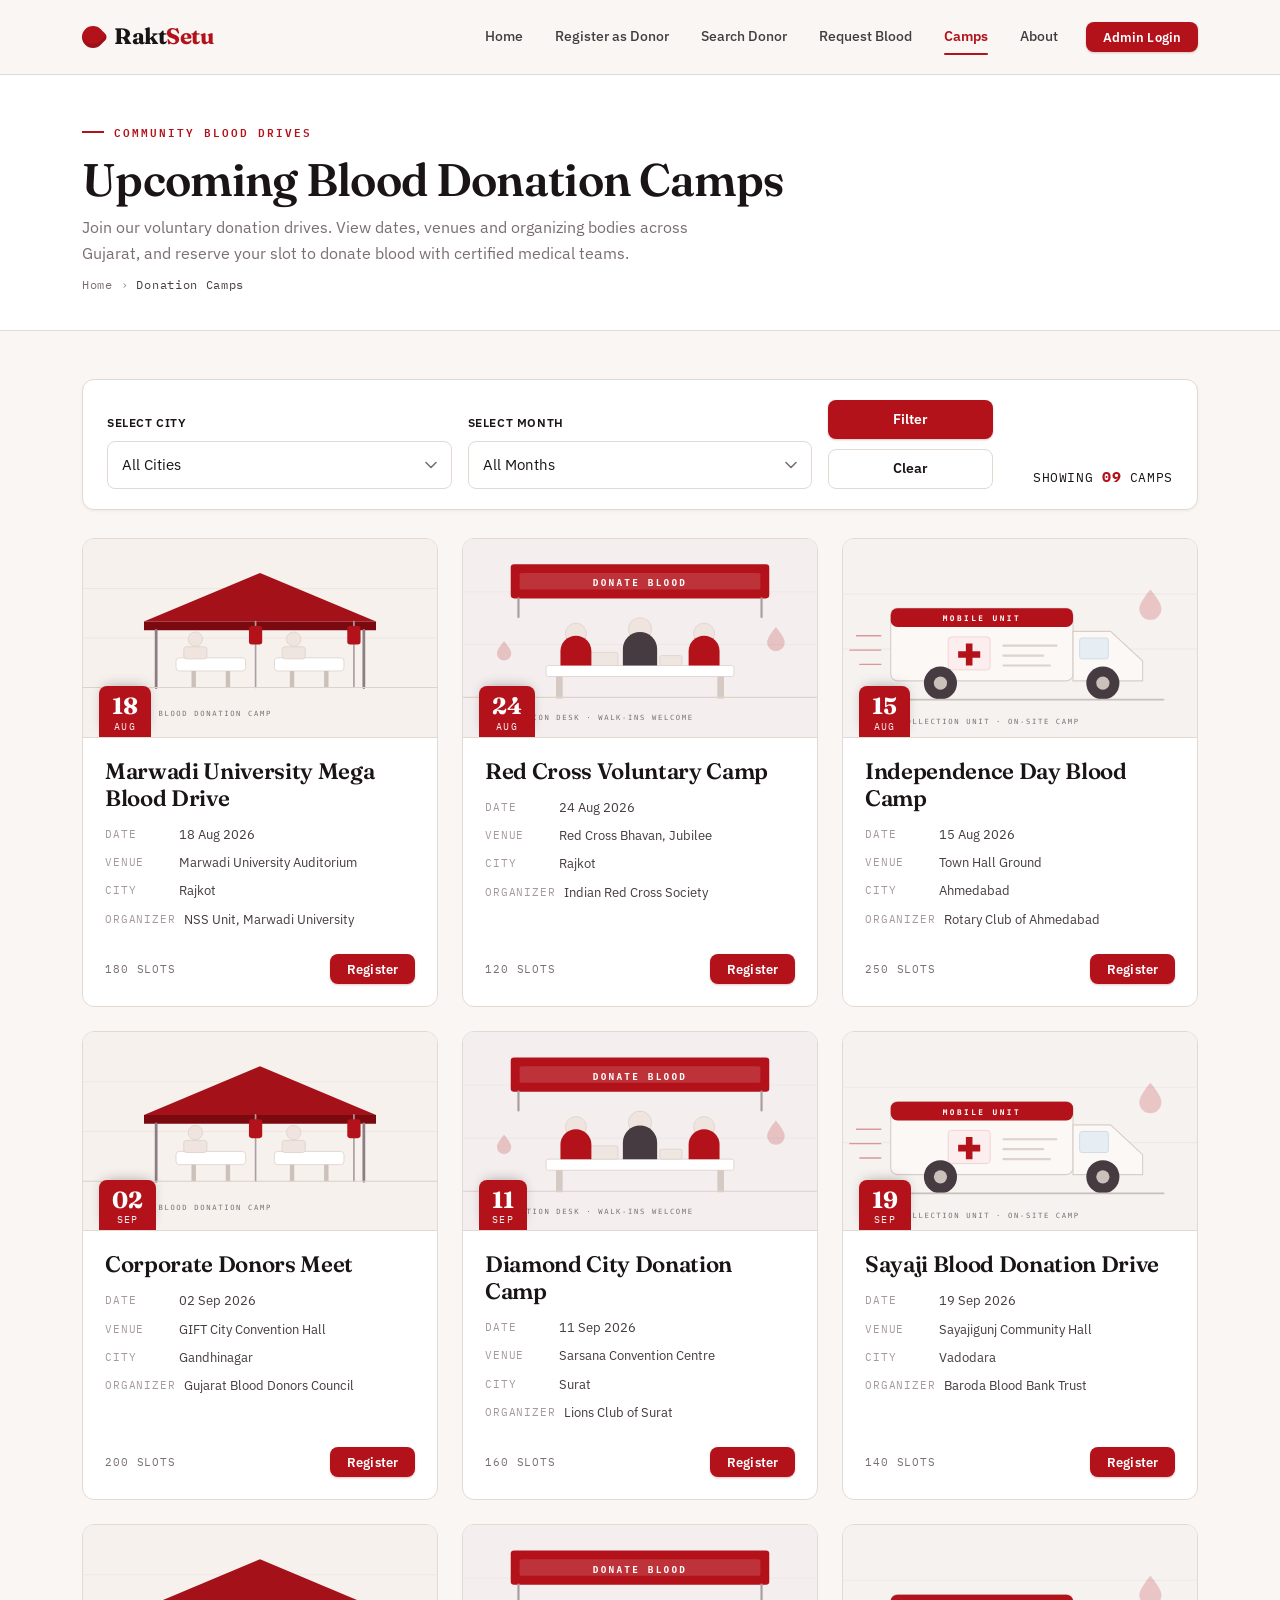
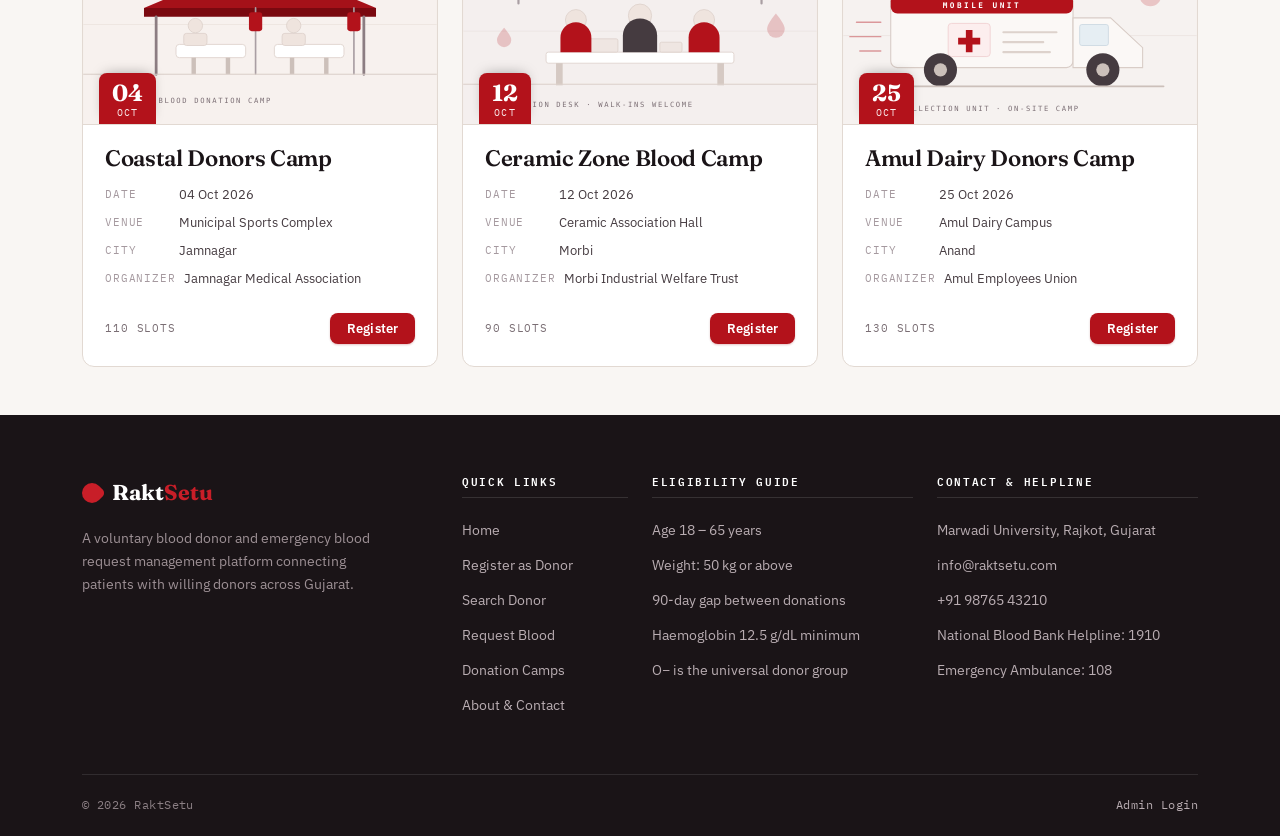
<file: client/camps.html>
<!DOCTYPE html>
<html lang="en">
<head>
  <meta charset="UTF-8">
  <meta name="viewport" content="width=device-width, initial-scale=1">
  <title>Blood Donation Camps — RaktSetu</title>
  <meta name="description" content="Discover upcoming voluntary blood donation camps across Rajkot, Ahmedabad, Surat and other cities in Gujarat. Reserve your donation slot online.">
  <meta name="author" content="Utsav Vadodariya — Web Technology Project">
  <link rel="icon" type="image/svg+xml" href="images/favicon.svg">
  <link rel="preconnect" href="https://fonts.googleapis.com">
  <link rel="preconnect" href="https://fonts.gstatic.com" crossorigin>
  <link href="https://fonts.googleapis.com/css2?family=Fraunces:ital,opsz,wght@0,9..144,400;0,9..144,600;0,9..144,700;1,9..144,600;1,9..144,700&family=IBM+Plex+Mono:wght@400;500;600&family=IBM+Plex+Sans:wght@400;500;600;700&display=swap" rel="stylesheet">
  <link rel="stylesheet" href="https://cdn.jsdelivr.net/npm/bootstrap@5.3.3/dist/css/bootstrap.min.css">
  <link rel="stylesheet" href="css/style.css">
</head>
<body data-page="camps">

<a class="skip-link" href="#main">Skip to main content</a>

<!-- ============ NAVIGATION BAR ============ -->
<nav class="site-navbar navbar navbar-expand-lg">
  <div class="container-xl d-flex align-items-center">
    <a class="navbar-brand-logo navbar-brand" href="index.html">
      <span class="brand-icon" aria-hidden="true"></span>
      <span>Rakt<em>Setu</em></span>
    </a>
    <button class="navbar-toggler mobile-nav-toggle" type="button" data-bs-toggle="collapse"
            data-bs-target="#navMenu" aria-controls="navMenu" aria-expanded="false"
            aria-label="Toggle navigation">
      <span class="hamburger-icon" aria-hidden="true"></span>
    </button>
    <div class="collapse navbar-collapse" id="navMenu">
      <ul class="navbar-nav ms-auto navbar-links">
        <li class="nav-item"><a class="nav-item-link" data-nav="home"     href="index.html">Home</a></li>
        <li class="nav-item"><a class="nav-item-link" data-nav="register" href="register-donor.html">Register as Donor</a></li>
        <li class="nav-item"><a class="nav-item-link" data-nav="search"   href="search-donor.html">Search Donor</a></li>
        <li class="nav-item"><a class="nav-item-link" data-nav="request"  href="request-blood.html">Request Blood</a></li>
        <li class="nav-item"><a class="nav-item-link active" data-nav="camps"    href="camps.html">Camps</a></li>
        <li class="nav-item"><a class="nav-item-link" data-nav="about"    href="about-contact.html">About</a></li>
      </ul>
      <a class="custom-btn btn-primary-custom btn-sm-custom nav-login-btn" href="../admin/login.html">Admin Login</a>
    </div>
  </div>
</nav>

<main id="main">

  <!-- ============ PAGE HEADER ============ -->
  <header class="page-header-banner">
    <div class="container-xl">
      <p class="section-tag">Community Blood Drives</p>
      <h1 class="page-banner-title">Upcoming Blood Donation Camps</h1>
      <p class="page-banner-desc">
        Join our voluntary donation drives. View dates, venues and organizing bodies across Gujarat,
        and reserve your slot to donate blood with certified medical teams.
      </p>
      <nav class="breadcrumb-trail" aria-label="Breadcrumb">
        <a href="index.html">Home</a> <span aria-hidden="true">›</span>
        <span aria-current="page">Donation Camps</span>
      </nav>
    </div>
  </header>

  <section class="content-section section-compact">
    <div class="container-xl">

      <!-- ---------- CAMP FILTER BAR ---------- -->
      <form class="filter-container fade-in-on-scroll" id="campFilter">
        <div class="row g-3 align-items-end">

          <div class="col-lg-4 col-md-6">
            <div class="form-group-item">
              <label class="field-label" for="cCity">Select City</label>
              <select class="select-control" id="cCity">
                <option value="">All Cities</option>
                <option value="Rajkot">Rajkot</option>
                <option value="Ahmedabad">Ahmedabad</option>
                <option value="Surat">Surat</option>
                <option value="Vadodara">Vadodara</option>
                <option value="Jamnagar">Jamnagar</option>
                <option value="Bhavnagar">Bhavnagar</option>
                <option value="Gandhinagar">Gandhinagar</option>
                <option value="Junagadh">Junagadh</option>
                <option value="Morbi">Morbi</option>
                <option value="Anand">Anand</option>
              </select>
            </div>
          </div>

          <div class="col-lg-4 col-md-6">
            <div class="form-group-item">
              <label class="field-label" for="cMonth">Select Month</label>
              <select class="select-control" id="cMonth">
                <option value="">All Months</option>
                <option value="August">August 2026</option>
                <option value="September">September 2026</option>
                <option value="October">October 2026</option>
                <option value="November">November 2026</option>
                <option value="December">December 2026</option>
              </select>
            </div>
          </div>

          <div class="col-lg-2 col-md-6">
            <div class="filter-btn-group">
              <button class="custom-btn btn-primary-custom" type="submit">Filter</button>
              <button class="custom-btn btn-outline-custom" type="button" id="campClear">Clear</button>
            </div>
          </div>

          <div class="col-lg-2 col-md-6 text-lg-end">
            <p class="results-count-text mb-0">Showing <b id="campCount">09</b> Camps</p>
          </div>

        </div>
      </form>

      <!-- ---------- CAMP CARDS GRID ---------- -->
      <div class="row g-4 mt-1" id="campGrid">
        <!-- Camp 1 -->
        <div class="col-lg-4 col-md-6">
          <article class="camp-info-card fade-in-on-scroll">
            <div class="camp-card-image">
              <img src="images/camp-1.svg" alt="Camp Illustration" width="640" height="360" loading="lazy">
              <div class="camp-date-badge">
                <span class="camp-badge-day">18</span>
                <span class="camp-badge-month">Aug</span>
              </div>
            </div>
            <div class="camp-card-content">
              <h2 class="camp-title item-heading">Marwadi University Mega Blood Drive</h2>
              <ul class="camp-meta-list">
                <li><span class="k">Date</span><span>18 Aug 2026</span></li>
                <li><span class="k">Venue</span><span>Marwadi University Auditorium</span></li>
                <li><span class="k">City</span><span>Rajkot</span></li>
                <li><span class="k">Organizer</span><span>NSS Unit, Marwadi University</span></li>
              </ul>
              <div class="camp-card-bottom">
                <span class="text-muted-custom font-mono camp-slot-count">180 SLOTS</span>
                <a class="custom-btn btn-primary-custom btn-sm-custom" href="register-donor.html">Register</a>
              </div>
            </div>
          </article>
        </div>

        <!-- Camp 2 -->
        <div class="col-lg-4 col-md-6">
          <article class="camp-info-card fade-in-on-scroll">
            <div class="camp-card-image">
              <img src="images/camp-2.svg" alt="Camp Illustration" width="640" height="360" loading="lazy">
              <div class="camp-date-badge">
                <span class="camp-badge-day">24</span>
                <span class="camp-badge-month">Aug</span>
              </div>
            </div>
            <div class="camp-card-content">
              <h2 class="camp-title item-heading">Red Cross Voluntary Camp</h2>
              <ul class="camp-meta-list">
                <li><span class="k">Date</span><span>24 Aug 2026</span></li>
                <li><span class="k">Venue</span><span>Red Cross Bhavan, Jubilee</span></li>
                <li><span class="k">City</span><span>Rajkot</span></li>
                <li><span class="k">Organizer</span><span>Indian Red Cross Society</span></li>
              </ul>
              <div class="camp-card-bottom">
                <span class="text-muted-custom font-mono camp-slot-count">120 SLOTS</span>
                <a class="custom-btn btn-primary-custom btn-sm-custom" href="register-donor.html">Register</a>
              </div>
            </div>
          </article>
        </div>

        <!-- Camp 3 -->
        <div class="col-lg-4 col-md-6">
          <article class="camp-info-card fade-in-on-scroll">
            <div class="camp-card-image">
              <img src="images/camp-3.svg" alt="Camp Illustration" width="640" height="360" loading="lazy">
              <div class="camp-date-badge">
                <span class="camp-badge-day">15</span>
                <span class="camp-badge-month">Aug</span>
              </div>
            </div>
            <div class="camp-card-content">
              <h2 class="camp-title item-heading">Independence Day Blood Camp</h2>
              <ul class="camp-meta-list">
                <li><span class="k">Date</span><span>15 Aug 2026</span></li>
                <li><span class="k">Venue</span><span>Town Hall Ground</span></li>
                <li><span class="k">City</span><span>Ahmedabad</span></li>
                <li><span class="k">Organizer</span><span>Rotary Club of Ahmedabad</span></li>
              </ul>
              <div class="camp-card-bottom">
                <span class="text-muted-custom font-mono camp-slot-count">250 SLOTS</span>
                <a class="custom-btn btn-primary-custom btn-sm-custom" href="register-donor.html">Register</a>
              </div>
            </div>
          </article>
        </div>

        <!-- Camp 4 -->
        <div class="col-lg-4 col-md-6">
          <article class="camp-info-card fade-in-on-scroll">
            <div class="camp-card-image">
              <img src="images/camp-1.svg" alt="Camp Illustration" width="640" height="360" loading="lazy">
              <div class="camp-date-badge">
                <span class="camp-badge-day">02</span>
                <span class="camp-badge-month">Sep</span>
              </div>
            </div>
            <div class="camp-card-content">
              <h2 class="camp-title item-heading">Corporate Donors Meet</h2>
              <ul class="camp-meta-list">
                <li><span class="k">Date</span><span>02 Sep 2026</span></li>
                <li><span class="k">Venue</span><span>GIFT City Convention Hall</span></li>
                <li><span class="k">City</span><span>Gandhinagar</span></li>
                <li><span class="k">Organizer</span><span>Gujarat Blood Donors Council</span></li>
              </ul>
              <div class="camp-card-bottom">
                <span class="text-muted-custom font-mono camp-slot-count">200 SLOTS</span>
                <a class="custom-btn btn-primary-custom btn-sm-custom" href="register-donor.html">Register</a>
              </div>
            </div>
          </article>
        </div>

        <!-- Camp 5 -->
        <div class="col-lg-4 col-md-6">
          <article class="camp-info-card fade-in-on-scroll">
            <div class="camp-card-image">
              <img src="images/camp-2.svg" alt="Camp Illustration" width="640" height="360" loading="lazy">
              <div class="camp-date-badge">
                <span class="camp-badge-day">11</span>
                <span class="camp-badge-month">Sep</span>
              </div>
            </div>
            <div class="camp-card-content">
              <h2 class="camp-title item-heading">Diamond City Donation Camp</h2>
              <ul class="camp-meta-list">
                <li><span class="k">Date</span><span>11 Sep 2026</span></li>
                <li><span class="k">Venue</span><span>Sarsana Convention Centre</span></li>
                <li><span class="k">City</span><span>Surat</span></li>
                <li><span class="k">Organizer</span><span>Lions Club of Surat</span></li>
              </ul>
              <div class="camp-card-bottom">
                <span class="text-muted-custom font-mono camp-slot-count">160 SLOTS</span>
                <a class="custom-btn btn-primary-custom btn-sm-custom" href="register-donor.html">Register</a>
              </div>
            </div>
          </article>
        </div>

        <!-- Camp 6 -->
        <div class="col-lg-4 col-md-6">
          <article class="camp-info-card fade-in-on-scroll">
            <div class="camp-card-image">
              <img src="images/camp-3.svg" alt="Camp Illustration" width="640" height="360" loading="lazy">
              <div class="camp-date-badge">
                <span class="camp-badge-day">19</span>
                <span class="camp-badge-month">Sep</span>
              </div>
            </div>
            <div class="camp-card-content">
              <h2 class="camp-title item-heading">Sayaji Blood Donation Drive</h2>
              <ul class="camp-meta-list">
                <li><span class="k">Date</span><span>19 Sep 2026</span></li>
                <li><span class="k">Venue</span><span>Sayajigunj Community Hall</span></li>
                <li><span class="k">City</span><span>Vadodara</span></li>
                <li><span class="k">Organizer</span><span>Baroda Blood Bank Trust</span></li>
              </ul>
              <div class="camp-card-bottom">
                <span class="text-muted-custom font-mono camp-slot-count">140 SLOTS</span>
                <a class="custom-btn btn-primary-custom btn-sm-custom" href="register-donor.html">Register</a>
              </div>
            </div>
          </article>
        </div>

        <!-- Camp 7 -->
        <div class="col-lg-4 col-md-6">
          <article class="camp-info-card fade-in-on-scroll">
            <div class="camp-card-image">
              <img src="images/camp-1.svg" alt="Camp Illustration" width="640" height="360" loading="lazy">
              <div class="camp-date-badge">
                <span class="camp-badge-day">04</span>
                <span class="camp-badge-month">Oct</span>
              </div>
            </div>
            <div class="camp-card-content">
              <h2 class="camp-title item-heading">Coastal Donors Camp</h2>
              <ul class="camp-meta-list">
                <li><span class="k">Date</span><span>04 Oct 2026</span></li>
                <li><span class="k">Venue</span><span>Municipal Sports Complex</span></li>
                <li><span class="k">City</span><span>Jamnagar</span></li>
                <li><span class="k">Organizer</span><span>Jamnagar Medical Association</span></li>
              </ul>
              <div class="camp-card-bottom">
                <span class="text-muted-custom font-mono camp-slot-count">110 SLOTS</span>
                <a class="custom-btn btn-primary-custom btn-sm-custom" href="register-donor.html">Register</a>
              </div>
            </div>
          </article>
        </div>

        <!-- Camp 8 -->
        <div class="col-lg-4 col-md-6">
          <article class="camp-info-card fade-in-on-scroll">
            <div class="camp-card-image">
              <img src="images/camp-2.svg" alt="Camp Illustration" width="640" height="360" loading="lazy">
              <div class="camp-date-badge">
                <span class="camp-badge-day">12</span>
                <span class="camp-badge-month">Oct</span>
              </div>
            </div>
            <div class="camp-card-content">
              <h2 class="camp-title item-heading">Ceramic Zone Blood Camp</h2>
              <ul class="camp-meta-list">
                <li><span class="k">Date</span><span>12 Oct 2026</span></li>
                <li><span class="k">Venue</span><span>Ceramic Association Hall</span></li>
                <li><span class="k">City</span><span>Morbi</span></li>
                <li><span class="k">Organizer</span><span>Morbi Industrial Welfare Trust</span></li>
              </ul>
              <div class="camp-card-bottom">
                <span class="text-muted-custom font-mono camp-slot-count">90 SLOTS</span>
                <a class="custom-btn btn-primary-custom btn-sm-custom" href="register-donor.html">Register</a>
              </div>
            </div>
          </article>
        </div>

        <!-- Camp 9 -->
        <div class="col-lg-4 col-md-6">
          <article class="camp-info-card fade-in-on-scroll">
            <div class="camp-card-image">
              <img src="images/camp-3.svg" alt="Camp Illustration" width="640" height="360" loading="lazy">
              <div class="camp-date-badge">
                <span class="camp-badge-day">25</span>
                <span class="camp-badge-month">Oct</span>
              </div>
            </div>
            <div class="camp-card-content">
              <h2 class="camp-title item-heading">Amul Dairy Donors Camp</h2>
              <ul class="camp-meta-list">
                <li><span class="k">Date</span><span>25 Oct 2026</span></li>
                <li><span class="k">Venue</span><span>Amul Dairy Campus</span></li>
                <li><span class="k">City</span><span>Anand</span></li>
                <li><span class="k">Organizer</span><span>Amul Employees Union</span></li>
              </ul>
              <div class="camp-card-bottom">
                <span class="text-muted-custom font-mono camp-slot-count">130 SLOTS</span>
                <a class="custom-btn btn-primary-custom btn-sm-custom" href="register-donor.html">Register</a>
              </div>
            </div>
          </article>
        </div>
      </div>


    </div>
  </section>

</main>

<!-- ============ FOOTER ============ -->
<footer class="site-footer">
  <div class="container-xl">
    <div class="row g-4">

      <div class="col-lg-4 col-md-6">
        <a class="footer-brand-title" href="index.html">
          <span class="footer-brand-icon" aria-hidden="true"></span>
          <span>Rakt<em>Setu</em></span>
        </a>
        <p class="footer-about-text">
          A voluntary blood donor and emergency blood request management platform connecting
          patients with willing donors across Gujarat.
        </p>
      </div>

      <div class="col-lg-2 col-md-6 col-6">
        <h2 class="footer-column-heading">Quick Links</h2>
        <ul class="footer-nav-list">
          <li><a href="index.html">Home</a></li>
          <li><a href="register-donor.html">Register as Donor</a></li>
          <li><a href="search-donor.html">Search Donor</a></li>
          <li><a href="request-blood.html">Request Blood</a></li>
          <li><a href="camps.html">Donation Camps</a></li>
          <li><a href="about-contact.html">About &amp; Contact</a></li>
        </ul>
      </div>

      <div class="col-lg-3 col-md-6 col-6">
        <h2 class="footer-column-heading">Eligibility Guide</h2>
        <ul class="footer-nav-list">
          <li><span>Age 18 – 65 years</span></li>
          <li><span>Weight: 50 kg or above</span></li>
          <li><span>90-day gap between donations</span></li>
          <li><span>Haemoglobin 12.5 g/dL minimum</span></li>
          <li><span>O− is the universal donor group</span></li>
        </ul>
      </div>

      <div class="col-lg-3 col-md-6">
        <h2 class="footer-column-heading">Contact &amp; Helpline</h2>
        <ul class="footer-nav-list">
          <li><span>Marwadi University, Rajkot, Gujarat</span></li>
          <li><a href="mailto:info@raktsetu.com">info@raktsetu.com</a></li>
          <li><a href="tel:+919876543210">+91 98765 43210</a></li>
          <li><span>National Blood Bank Helpline: 1910</span></li>
          <li><span>Emergency Ambulance: 108</span></li>
        </ul>
      </div>

    </div>

    <div class="footer-copyright-row">
      <span>&copy; <span data-year>2026</span> RaktSetu</span>
      <span><a href="../admin/login.html">Admin Login</a></span>
    </div>
  </div>
</footer>

<script src="https://cdn.jsdelivr.net/npm/bootstrap@5.3.3/dist/js/bootstrap.bundle.min.js"></script>
</body>
</html>
</file>
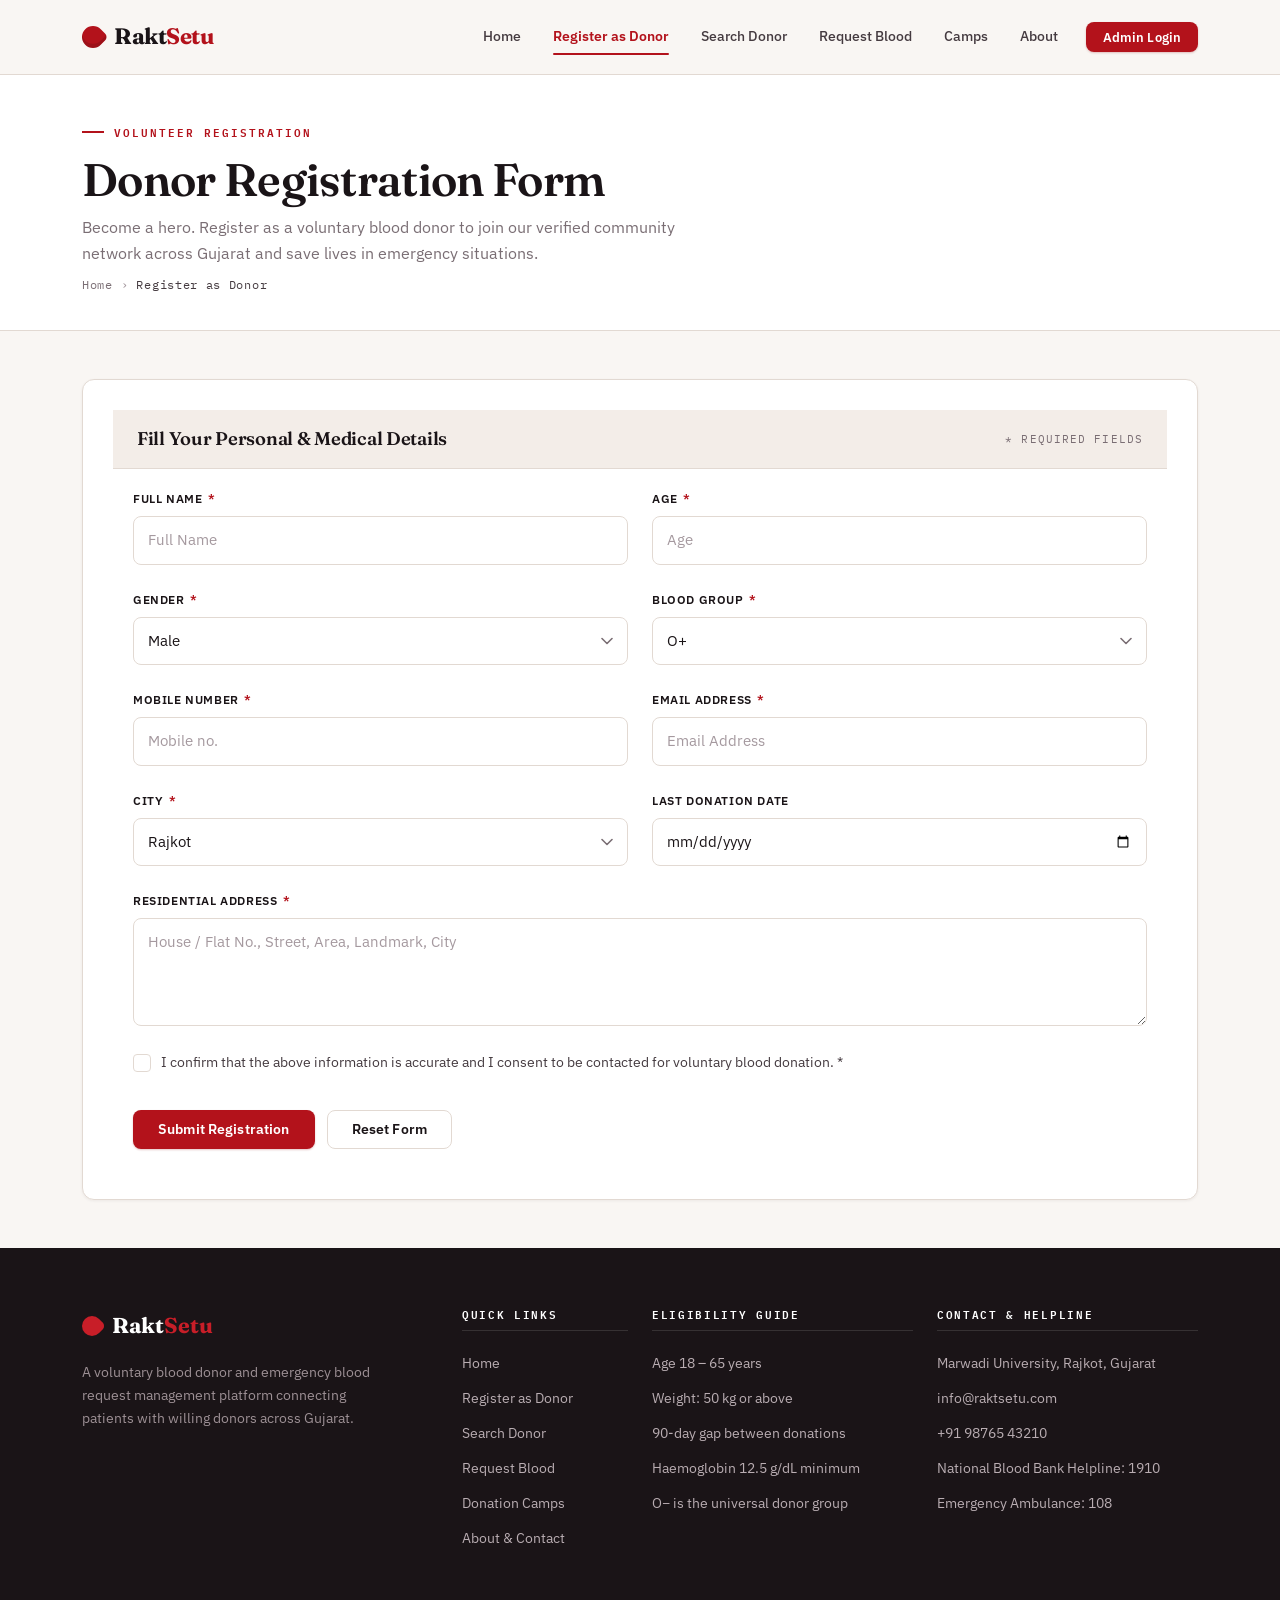
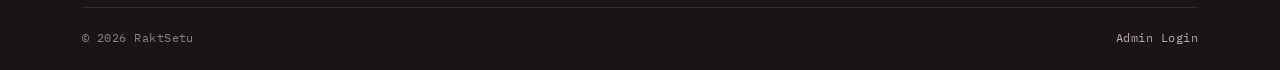
<file: client/register-donor.html>
<!DOCTYPE html>
<html lang="en">
<head>
  <meta charset="UTF-8">
  <meta name="viewport" content="width=device-width, initial-scale=1">
  <title>Donor Registration — RaktSetu</title>
  <meta name="description" content="Register as a voluntary blood donor with RaktSetu. Fill out your blood group, city and contact information to be part of Gujarat's life-saving donor network.">
  <meta name="author" content="Utsav Vadodariya — Web Technology Project">
  <link rel="icon" type="image/svg+xml" href="images/favicon.svg">
  <link rel="preconnect" href="https://fonts.googleapis.com">
  <link rel="preconnect" href="https://fonts.gstatic.com" crossorigin>
  <link href="https://fonts.googleapis.com/css2?family=Fraunces:ital,opsz,wght@0,9..144,400;0,9..144,600;0,9..144,700;1,9..144,600;1,9..144,700&family=IBM+Plex+Mono:wght@400;500;600&family=IBM+Plex+Sans:wght@400;500;600;700&display=swap" rel="stylesheet">
  <link rel="stylesheet" href="https://cdn.jsdelivr.net/npm/bootstrap@5.3.3/dist/css/bootstrap.min.css">
  <link rel="stylesheet" href="css/style.css">
</head>
<body data-page="register">

<a class="skip-link" href="#main">Skip to main content</a>

<!-- ============ NAVIGATION BAR ============ -->
<nav class="site-navbar navbar navbar-expand-lg">
  <div class="container-xl d-flex align-items-center">
    <a class="navbar-brand-logo navbar-brand" href="index.html">
      <span class="brand-icon" aria-hidden="true"></span>
      <span>Rakt<em>Setu</em></span>
    </a>
    <button class="navbar-toggler mobile-nav-toggle" type="button" data-bs-toggle="collapse"
            data-bs-target="#navMenu" aria-controls="navMenu" aria-expanded="false"
            aria-label="Toggle navigation">
      <span class="hamburger-icon" aria-hidden="true"></span>
    </button>
    <div class="collapse navbar-collapse" id="navMenu">
      <ul class="navbar-nav ms-auto navbar-links">
        <li class="nav-item"><a class="nav-item-link" data-nav="home"     href="index.html">Home</a></li>
        <li class="nav-item"><a class="nav-item-link active" data-nav="register" href="register-donor.html">Register as Donor</a></li>
        <li class="nav-item"><a class="nav-item-link" data-nav="search"   href="search-donor.html">Search Donor</a></li>
        <li class="nav-item"><a class="nav-item-link" data-nav="request"  href="request-blood.html">Request Blood</a></li>
        <li class="nav-item"><a class="nav-item-link" data-nav="camps"    href="camps.html">Camps</a></li>
        <li class="nav-item"><a class="nav-item-link" data-nav="about"    href="about-contact.html">About</a></li>
      </ul>
      <a class="custom-btn btn-primary-custom btn-sm-custom nav-login-btn" href="../admin/login.html">Admin Login</a>
    </div>
  </div>
</nav>

<main id="main">

  <!-- ============ PAGE HEADER ============ -->
  <header class="page-header-banner">
    <div class="container-xl">
      <p class="section-tag">Volunteer Registration</p>
      <h1 class="page-banner-title">Donor Registration Form</h1>
      <p class="page-banner-desc">
        Become a hero. Register as a voluntary blood donor to join our verified community
        network across Gujarat and save lives in emergency situations.
      </p>
      <nav class="breadcrumb-trail" aria-label="Breadcrumb">
        <a href="index.html">Home</a> <span aria-hidden="true">›</span>
        <span aria-current="page">Register as Donor</span>
      </nav>
    </div>
  </header>

  <section class="content-section section-compact">
    <div class="container-xl">
      <div class="row g-4">

        <!-- ---------- REGISTRATION FORM ---------- -->
        <div class="col-lg-12">
          <div class="custom-card fade-in-on-scroll">
            <div class="card-header-bar">
              <h2 class="card-title-text">Fill Your Personal &amp; Medical Details</h2>
              <span class="text-muted-custom font-mono form-caption">
                <span class="required-asterisk">*</span> Required Fields
              </span>
            </div>

            <div class="card-body-content">

              <div class="status-alert-box" id="regAlert" role="status" aria-live="polite"></div>

              <form id="donorForm" action="search-donor.html" method="get" novalidate
                    data-validate data-submit-mode="demo" data-clear-on-success data-status-target="regAlert"
                    data-success-message="Form Submited Successfully">
                <div class="row">

                  <div class="col-md-6">
                    <div class="form-group-item">
                      <label class="field-label" for="dName">Full Name <span class="required-asterisk">*</span></label>
                      <input class="input-control" type="text" id="dName" name="name" placeholder="Full Name" autocomplete="name" data-input-filter="letters" required aria-describedby="errName" aria-invalid="false">
                      <span class="field-error-msg" id="errName"></span>
                    </div>
                  </div>

                  <div class="col-md-6">
                    <div class="form-group-item">
                      <label class="field-label" for="dAge">Age <span class="required-asterisk">*</span></label>
                      <input class="input-control" type="number" id="dAge" name="age" inputmode="numeric" min="18" max="65" step="1" placeholder="Age" required aria-describedby="errAge" aria-invalid="false">
                      <span class="field-error-msg" id="errAge"></span>
                    </div>
                  </div>

                  <div class="col-md-6">
                    <div class="form-group-item">
                      <label class="field-label" for="dGender">Gender <span class="required-asterisk">*</span></label>
                      <select class="select-control" id="dGender" name="gender" required aria-describedby="errGender" aria-invalid="false">
                        <option value="">Select gender</option>
                        <option selected>Male</option>
                        <option>Female</option>
                        <option>Other</option>
                      </select>
                      <span class="field-error-msg" id="errGender"></span>
                    </div>
                  </div>

                  <div class="col-md-6">
                    <div class="form-group-item">
                      <label class="field-label" for="dGroup">Blood Group <span class="required-asterisk">*</span></label>
                      <select class="select-control" id="dGroup" name="bloodGroup" required aria-describedby="errGroup" aria-invalid="false">
                        <option value="">Select blood group</option>
                        <option value="A+">A+</option>
                        <option value="A-">A-</option>
                        <option value="B+">B+</option>
                        <option value="B-">B-</option>
                        <option value="O+" selected>O+</option>
                        <option value="O-">O-</option>
                        <option value="AB+">AB+</option>
                        <option value="AB-">AB-</option>
                      </select>
                      <span class="field-error-msg" id="errGroup"></span>
                    </div>
                  </div>

                  <div class="col-md-6">
                    <div class="form-group-item">
                      <label class="field-label" for="dMobile">Mobile Number <span class="required-asterisk">*</span></label>
                      <input class="input-control" type="tel" id="dMobile" name="mobile" inputmode="numeric" data-input-filter="digits" pattern="[0-9]{10}" placeholder="Mobile no." autocomplete="tel" required aria-describedby="errMobile" aria-invalid="false">
                      <span class="field-error-msg" id="errMobile"></span>
                    </div>
                  </div>

                  <div class="col-md-6">
                    <div class="form-group-item">
                      <label class="field-label" for="dEmail">Email Address <span class="required-asterisk">*</span></label>
                      <input class="input-control" type="email" id="dEmail" name="email" placeholder="Email Address" autocomplete="email" required aria-describedby="errEmail" aria-invalid="false">
                      <span class="field-error-msg" id="errEmail"></span>
                    </div>
                  </div>

                  <div class="col-md-6">
                    <div class="form-group-item">
                      <label class="field-label" for="dCity">City <span class="required-asterisk">*</span></label>
                      <select class="select-control" id="dCity" name="city" required aria-describedby="errCity" aria-invalid="false">
                        <option value="">Select city</option>
                        <option value="Rajkot" selected>Rajkot</option>
                        <option value="Ahmedabad">Ahmedabad</option>
                        <option value="Surat">Surat</option>
                        <option value="Vadodara">Vadodara</option>
                        <option value="Jamnagar">Jamnagar</option>
                        <option value="Bhavnagar">Bhavnagar</option>
                        <option value="Gandhinagar">Gandhinagar</option>
                        <option value="Junagadh">Junagadh</option>
                        <option value="Morbi">Morbi</option>
                        <option value="Anand">Anand</option>
                      </select>
                      <span class="field-error-msg" id="errCity"></span>
                    </div>
                  </div>

                  <div class="col-md-6">
                    <div class="form-group-item">
                      <label class="field-label" for="dLast">Last Donation Date</label>
                      <input class="input-control" type="date" id="dLast" name="lastDonation" data-rule="not-future" aria-describedby="errLast" aria-invalid="false">
                      <span class="field-error-msg" id="errLast"></span>
                    </div>
                  </div>

                  <div class="col-12">
                    <div class="form-group-item">
                      <label class="field-label" for="dAddress">Residential Address <span class="required-asterisk">*</span></label>
                      <textarea class="textarea-control" id="dAddress" name="address"
                                placeholder="House / Flat No., Street, Area, Landmark, City" required aria-describedby="errAddress" aria-invalid="false"></textarea>
                      <span class="field-error-msg" id="errAddress"></span>
                    </div>
                  </div>

                  <div class="col-12">
                    <div class="form-group-item">
                      <label class="custom-checkbox" for="dConsent">
                        <input type="checkbox" id="dConsent" name="consent" required aria-describedby="errConsent" aria-invalid="false">
                        <span>I confirm that the above information is accurate and I consent to be contacted for voluntary blood donation. <span class="required-asterisk">*</span></span>
                      </label>
                      <span class="field-error-msg" id="errConsent"></span>
                    </div>
                  </div>

                </div>

                <div class="form-button-group">
                  <button class="custom-btn btn-primary-custom" type="submit">Submit Registration</button>
                  <button class="custom-btn btn-outline-custom" type="reset" id="donorReset">Reset Form</button>
                </div>
              </form>

            </div>
          </div>
        </div>

        <!-- ---------- SIDEBAR GUIDELINES ---------- -->

      </div>
    </div>
  </section>

</main>

<!-- ============ FOOTER ============ -->
<footer class="site-footer">
  <div class="container-xl">
    <div class="row g-4">

      <div class="col-lg-4 col-md-6">
        <a class="footer-brand-title" href="index.html">
          <span class="footer-brand-icon" aria-hidden="true"></span>
          <span>Rakt<em>Setu</em></span>
        </a>
        <p class="footer-about-text">
          A voluntary blood donor and emergency blood request management platform connecting
          patients with willing donors across Gujarat.
        </p>
      </div>

      <div class="col-lg-2 col-md-6 col-6">
        <h2 class="footer-column-heading">Quick Links</h2>
        <ul class="footer-nav-list">
          <li><a href="index.html">Home</a></li>
          <li><a href="register-donor.html">Register as Donor</a></li>
          <li><a href="search-donor.html">Search Donor</a></li>
          <li><a href="request-blood.html">Request Blood</a></li>
          <li><a href="camps.html">Donation Camps</a></li>
          <li><a href="about-contact.html">About &amp; Contact</a></li>
        </ul>
      </div>

      <div class="col-lg-3 col-md-6 col-6">
        <h2 class="footer-column-heading">Eligibility Guide</h2>
        <ul class="footer-nav-list">
          <li><span>Age 18 – 65 years</span></li>
          <li><span>Weight: 50 kg or above</span></li>
          <li><span>90-day gap between donations</span></li>
          <li><span>Haemoglobin 12.5 g/dL minimum</span></li>
          <li><span>O− is the universal donor group</span></li>
        </ul>
      </div>

      <div class="col-lg-3 col-md-6">
        <h2 class="footer-column-heading">Contact &amp; Helpline</h2>
        <ul class="footer-nav-list">
          <li><span>Marwadi University, Rajkot, Gujarat</span></li>
          <li><a href="mailto:info@raktsetu.com">info@raktsetu.com</a></li>
          <li><a href="tel:+919876543210">+91 98765 43210</a></li>
          <li><span>National Blood Bank Helpline: 1910</span></li>
          <li><span>Emergency Ambulance: 108</span></li>
        </ul>
      </div>

    </div>

    <div class="footer-copyright-row">
      <span>&copy; <span data-year>2026</span> RaktSetu</span>
      <span><a href="../admin/login.html">Admin Login</a></span>
    </div>
  </div>
</footer>

<script src="https://cdn.jsdelivr.net/npm/bootstrap@5.3.3/dist/js/bootstrap.bundle.min.js"></script>
<script src="js/form-validation.js" defer></script>
</body>
</html>
</file>
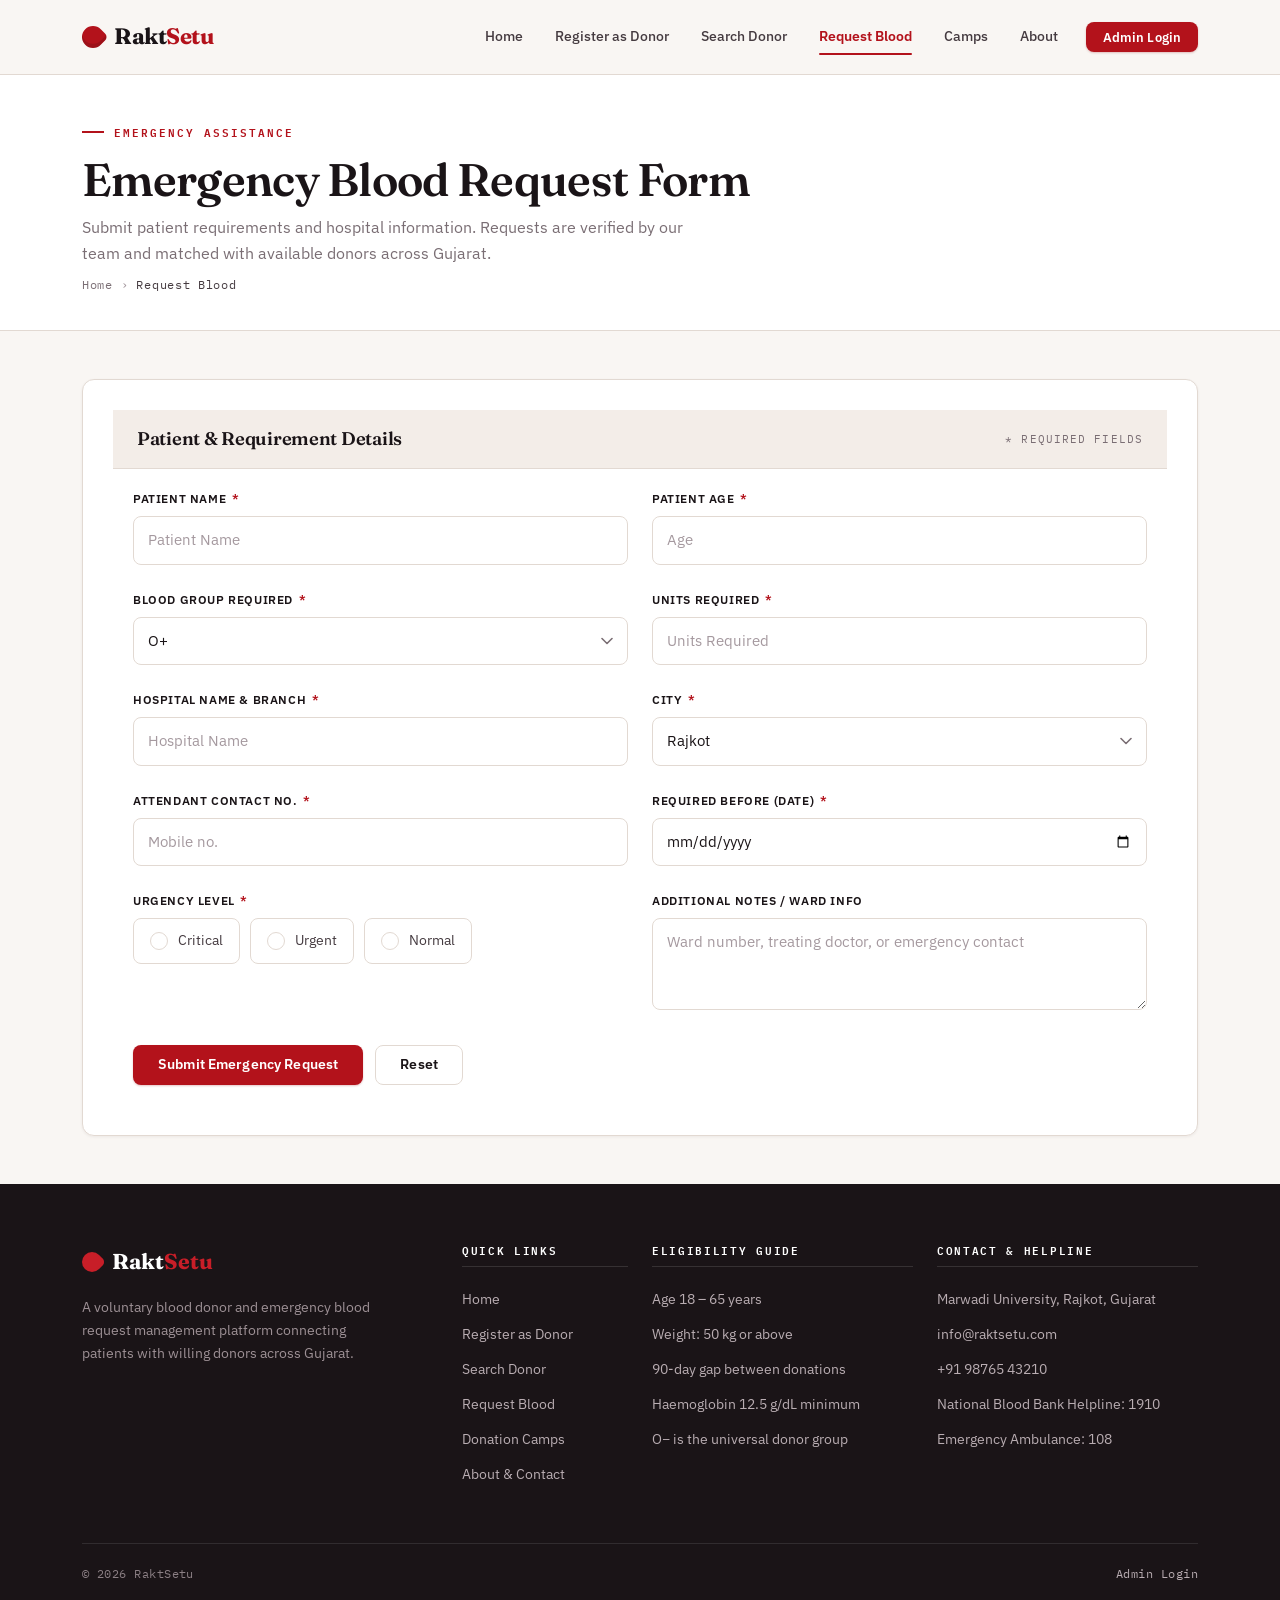
<file: client/request-blood.html>
<!DOCTYPE html>
<html lang="en">
<head>
  <meta charset="UTF-8">
  <meta name="viewport" content="width=device-width, initial-scale=1">
  <title>Emergency Blood Request — RaktSetu</title>
  <meta name="description" content="Submit an emergency blood requirement with patient details, blood group, units required, hospital and priority level for prompt assistance across Gujarat.">
  <meta name="author" content="Utsav Vadodariya — Web Technology Project">
  <link rel="icon" type="image/svg+xml" href="images/favicon.svg">
  <link rel="preconnect" href="https://fonts.googleapis.com">
  <link rel="preconnect" href="https://fonts.gstatic.com" crossorigin>
  <link href="https://fonts.googleapis.com/css2?family=Fraunces:ital,opsz,wght@0,9..144,400;0,9..144,600;0,9..144,700;1,9..144,600;1,9..144,700&family=IBM+Plex+Mono:wght@400;500;600&family=IBM+Plex+Sans:wght@400;500;600;700&display=swap" rel="stylesheet">
  <link rel="stylesheet" href="https://cdn.jsdelivr.net/npm/bootstrap@5.3.3/dist/css/bootstrap.min.css">
  <link rel="stylesheet" href="css/style.css">
</head>
<body data-page="request">

<a class="skip-link" href="#main">Skip to main content</a>

<!-- ============ NAVIGATION BAR ============ -->
<nav class="site-navbar navbar navbar-expand-lg">
  <div class="container-xl d-flex align-items-center">
    <a class="navbar-brand-logo navbar-brand" href="index.html">
      <span class="brand-icon" aria-hidden="true"></span>
      <span>Rakt<em>Setu</em></span>
    </a>
    <button class="navbar-toggler mobile-nav-toggle" type="button" data-bs-toggle="collapse"
            data-bs-target="#navMenu" aria-controls="navMenu" aria-expanded="false"
            aria-label="Toggle navigation">
      <span class="hamburger-icon" aria-hidden="true"></span>
    </button>
    <div class="collapse navbar-collapse" id="navMenu">
      <ul class="navbar-nav ms-auto navbar-links">
        <li class="nav-item"><a class="nav-item-link" data-nav="home"     href="index.html">Home</a></li>
        <li class="nav-item"><a class="nav-item-link" data-nav="register" href="register-donor.html">Register as Donor</a></li>
        <li class="nav-item"><a class="nav-item-link" data-nav="search"   href="search-donor.html">Search Donor</a></li>
        <li class="nav-item"><a class="nav-item-link active" data-nav="request"  href="request-blood.html">Request Blood</a></li>
        <li class="nav-item"><a class="nav-item-link" data-nav="camps"    href="camps.html">Camps</a></li>
        <li class="nav-item"><a class="nav-item-link" data-nav="about"    href="about-contact.html">About</a></li>
      </ul>
      <a class="custom-btn btn-primary-custom btn-sm-custom nav-login-btn" href="../admin/login.html">Admin Login</a>
    </div>
  </div>
</nav>

<main id="main">

  <!-- ============ PAGE HEADER ============ -->
  <header class="page-header-banner">
    <div class="container-xl">
      <p class="section-tag">Emergency Assistance</p>
      <h1 class="page-banner-title">Emergency Blood Request Form</h1>
      <p class="page-banner-desc">
        Submit patient requirements and hospital information. Requests are verified
        by our team and matched with available donors across Gujarat.
      </p>
      <nav class="breadcrumb-trail" aria-label="Breadcrumb">
        <a href="index.html">Home</a> <span aria-hidden="true">›</span>
        <span aria-current="page">Request Blood</span>
      </nav>
    </div>
  </header>

  <section class="content-section section-compact">
    <div class="container-xl">
      <div class="row g-4">

        <!-- ---------- REQUEST FORM ---------- -->
        <div class="col-lg-12">
          <div class="custom-card fade-in-on-scroll">
            <div class="card-header-bar">
              <h2 class="card-title-text">Patient &amp; Requirement Details</h2>
              <span class="text-muted-custom font-mono form-caption">
                <span class="required-asterisk">*</span> Required Fields
              </span>
            </div>

            <div class="card-body-content">

              <div class="status-alert-box" id="reqAlert" role="status" aria-live="polite"></div>

              <form id="requestForm" action="search-donor.html" method="get" novalidate
                    data-validate data-submit-mode="demo" data-clear-on-success data-status-target="reqAlert"
                    data-success-message="Form Submited Successfully">
                <div class="row">

                  <div class="col-md-6">
                    <div class="form-group-item">
                      <label class="field-label" for="rPatient">Patient Name <span class="required-asterisk">*</span></label>
                      <input class="input-control" type="text" id="rPatient" name="patient" placeholder="Patient Name" data-input-filter="letters" required aria-describedby="errPatient" aria-invalid="false">
                      <span class="field-error-msg" id="errPatient"></span>
                    </div>
                  </div>

                  <div class="col-md-6">
                    <div class="form-group-item">
                      <label class="field-label" for="rAge">Patient Age <span class="required-asterisk">*</span></label>
                      <input class="input-control" type="number" id="rAge" name="age" inputmode="numeric" min="0" max="120" step="1" placeholder="Age" required aria-describedby="errRAge" aria-invalid="false">
                      <span class="field-error-msg" id="errRAge"></span>
                    </div>
                  </div>

                  <div class="col-md-6">
                    <div class="form-group-item">
                      <label class="field-label" for="rGroup">Blood Group Required <span class="required-asterisk">*</span></label>
                      <select class="select-control" id="rGroup" name="bloodGroup" required aria-describedby="errRGroup" aria-invalid="false">
                        <option value="">Select blood group</option>
                        <option value="A+">A+</option>
                        <option value="A-">A-</option>
                        <option value="B+">B+</option>
                        <option value="B-">B-</option>
                        <option value="O+" selected>O+</option>
                        <option value="O-">O-</option>
                        <option value="AB+">AB+</option>
                        <option value="AB-">AB-</option>
                      </select>
                      <span class="field-error-msg" id="errRGroup"></span>
                    </div>
                  </div>

                  <div class="col-md-6">
                    <div class="form-group-item">
                      <label class="field-label" for="rUnits">Units Required <span class="required-asterisk">*</span></label>
                      <input class="input-control" type="number" id="rUnits" name="units" inputmode="numeric" min="1" step="1" placeholder="Units Required" required aria-describedby="errUnits" aria-invalid="false">
                      <span class="field-error-msg" id="errUnits"></span>
                    </div>
                  </div>

                  <div class="col-md-6">
                    <div class="form-group-item">
                      <label class="field-label" for="rHospital">Hospital Name &amp; Branch <span class="required-asterisk">*</span></label>
                      <input class="input-control" type="text" id="rHospital" name="hospital" placeholder="Hospital Name" required aria-describedby="errHospital" aria-invalid="false">
                      <span class="field-error-msg" id="errHospital"></span>
                    </div>
                  </div>

                  <div class="col-md-6">
                    <div class="form-group-item">
                      <label class="field-label" for="rCity">City <span class="required-asterisk">*</span></label>
                      <select class="select-control" id="rCity" name="city" required aria-describedby="errRCity" aria-invalid="false">
                        <option value="">Select city</option>
                        <option value="Rajkot" selected>Rajkot</option>
                        <option value="Ahmedabad">Ahmedabad</option>
                        <option value="Surat">Surat</option>
                        <option value="Vadodara">Vadodara</option>
                        <option value="Jamnagar">Jamnagar</option>
                        <option value="Bhavnagar">Bhavnagar</option>
                        <option value="Gandhinagar">Gandhinagar</option>
                        <option value="Junagadh">Junagadh</option>
                        <option value="Morbi">Morbi</option>
                        <option value="Anand">Anand</option>
                      </select>
                      <span class="field-error-msg" id="errRCity"></span>
                    </div>
                  </div>

                  <div class="col-md-6">
                    <div class="form-group-item">
                      <label class="field-label" for="rContact">Attendant Contact No. <span class="required-asterisk">*</span></label>
                      <input class="input-control" type="tel" id="rContact" name="contact" inputmode="numeric" data-input-filter="digits" pattern="[0-9]{10}" placeholder="Mobile no." required aria-describedby="errContact" aria-invalid="false">
                      <span class="field-error-msg" id="errContact"></span>
                    </div>
                  </div>

                  <div class="col-md-6">
                    <div class="form-group-item">
                      <label class="field-label" for="rDate">Required Before (Date) <span class="required-asterisk">*</span></label>
                      <input class="input-control" type="date" id="rDate" name="requiredBy" data-rule="not-past" required aria-describedby="errDate" aria-invalid="false">
                      <span class="field-error-msg" id="errDate"></span>
                    </div>
                  </div>

                  <div class="col-md-6">
                    <div class="form-group-item">
                      <span class="field-label" id="urgencyLabel">Urgency Level <span class="required-asterisk">*</span></span>
                      <div class="radio-button-row" role="radiogroup" aria-labelledby="urgencyLabel">
                        <label class="custom-radio radio-chip-option" for="uCritical">
                          <input type="radio" name="urgency" id="uCritical" value="Critical" required aria-describedby="errUrgency" aria-invalid="false">
                          <span>Critical</span>
                        </label>
                        <label class="custom-radio radio-chip-option" for="uUrgent">
                          <input type="radio" name="urgency" id="uUrgent" value="Urgent" required aria-describedby="errUrgency" aria-invalid="false">
                          <span>Urgent</span>
                        </label>
                        <label class="custom-radio radio-chip-option" for="uNormal">
                          <input type="radio" name="urgency" id="uNormal" value="Normal" required aria-describedby="errUrgency" aria-invalid="false">
                          <span>Normal</span>
                        </label>
                      </div>
                      <span class="field-error-msg" id="errUrgency"></span>
                    </div>
                  </div>

                  <div class="col-md-6">
                    <div class="form-group-item">
                      <label class="field-label" for="rMessage">Additional Notes / Ward Info</label>
                      <textarea class="textarea-control" id="rMessage" name="message" style="min-height:92px"
                                placeholder="Ward number, treating doctor, or emergency contact"></textarea>
                      <span class="field-error-msg" id="errMessage"></span>
                    </div>
                  </div>

                </div>

                <div class="form-button-group">
                  <button class="custom-btn btn-primary-custom" type="submit">Submit Emergency Request</button>
                  <button class="custom-btn btn-outline-custom" type="reset">Reset</button>
                </div>
              </form>

            </div>
          </div>
        </div>


      </div>
    </div>
  </section>

</main>

<!-- ============ FOOTER ============ -->
<footer class="site-footer">
  <div class="container-xl">
    <div class="row g-4">

      <div class="col-lg-4 col-md-6">
        <a class="footer-brand-title" href="index.html">
          <span class="footer-brand-icon" aria-hidden="true"></span>
          <span>Rakt<em>Setu</em></span>
        </a>
        <p class="footer-about-text">
          A voluntary blood donor and emergency blood request management platform connecting
          patients with willing donors across Gujarat.
        </p>
      </div>

      <div class="col-lg-2 col-md-6 col-6">
        <h2 class="footer-column-heading">Quick Links</h2>
        <ul class="footer-nav-list">
          <li><a href="index.html">Home</a></li>
          <li><a href="register-donor.html">Register as Donor</a></li>
          <li><a href="search-donor.html">Search Donor</a></li>
          <li><a href="request-blood.html">Request Blood</a></li>
          <li><a href="camps.html">Donation Camps</a></li>
          <li><a href="about-contact.html">About &amp; Contact</a></li>
        </ul>
      </div>

      <div class="col-lg-3 col-md-6 col-6">
        <h2 class="footer-column-heading">Eligibility Guide</h2>
        <ul class="footer-nav-list">
          <li><span>Age 18 – 65 years</span></li>
          <li><span>Weight: 50 kg or above</span></li>
          <li><span>90-day gap between donations</span></li>
          <li><span>Haemoglobin 12.5 g/dL minimum</span></li>
          <li><span>O− is the universal donor group</span></li>
        </ul>
      </div>

      <div class="col-lg-3 col-md-6">
        <h2 class="footer-column-heading">Contact &amp; Helpline</h2>
        <ul class="footer-nav-list">
          <li><span>Marwadi University, Rajkot, Gujarat</span></li>
          <li><a href="mailto:info@raktsetu.com">info@raktsetu.com</a></li>
          <li><a href="tel:+919876543210">+91 98765 43210</a></li>
          <li><span>National Blood Bank Helpline: 1910</span></li>
          <li><span>Emergency Ambulance: 108</span></li>
        </ul>
      </div>

    </div>

    <div class="footer-copyright-row">
      <span>&copy; <span data-year>2026</span> RaktSetu</span>
      <span><a href="../admin/login.html">Admin Login</a></span>
    </div>
  </div>
</footer>

<script src="https://cdn.jsdelivr.net/npm/bootstrap@5.3.3/dist/js/bootstrap.bundle.min.js"></script>
<script src="js/form-validation.js" defer></script>
</body>
</html>
</file>
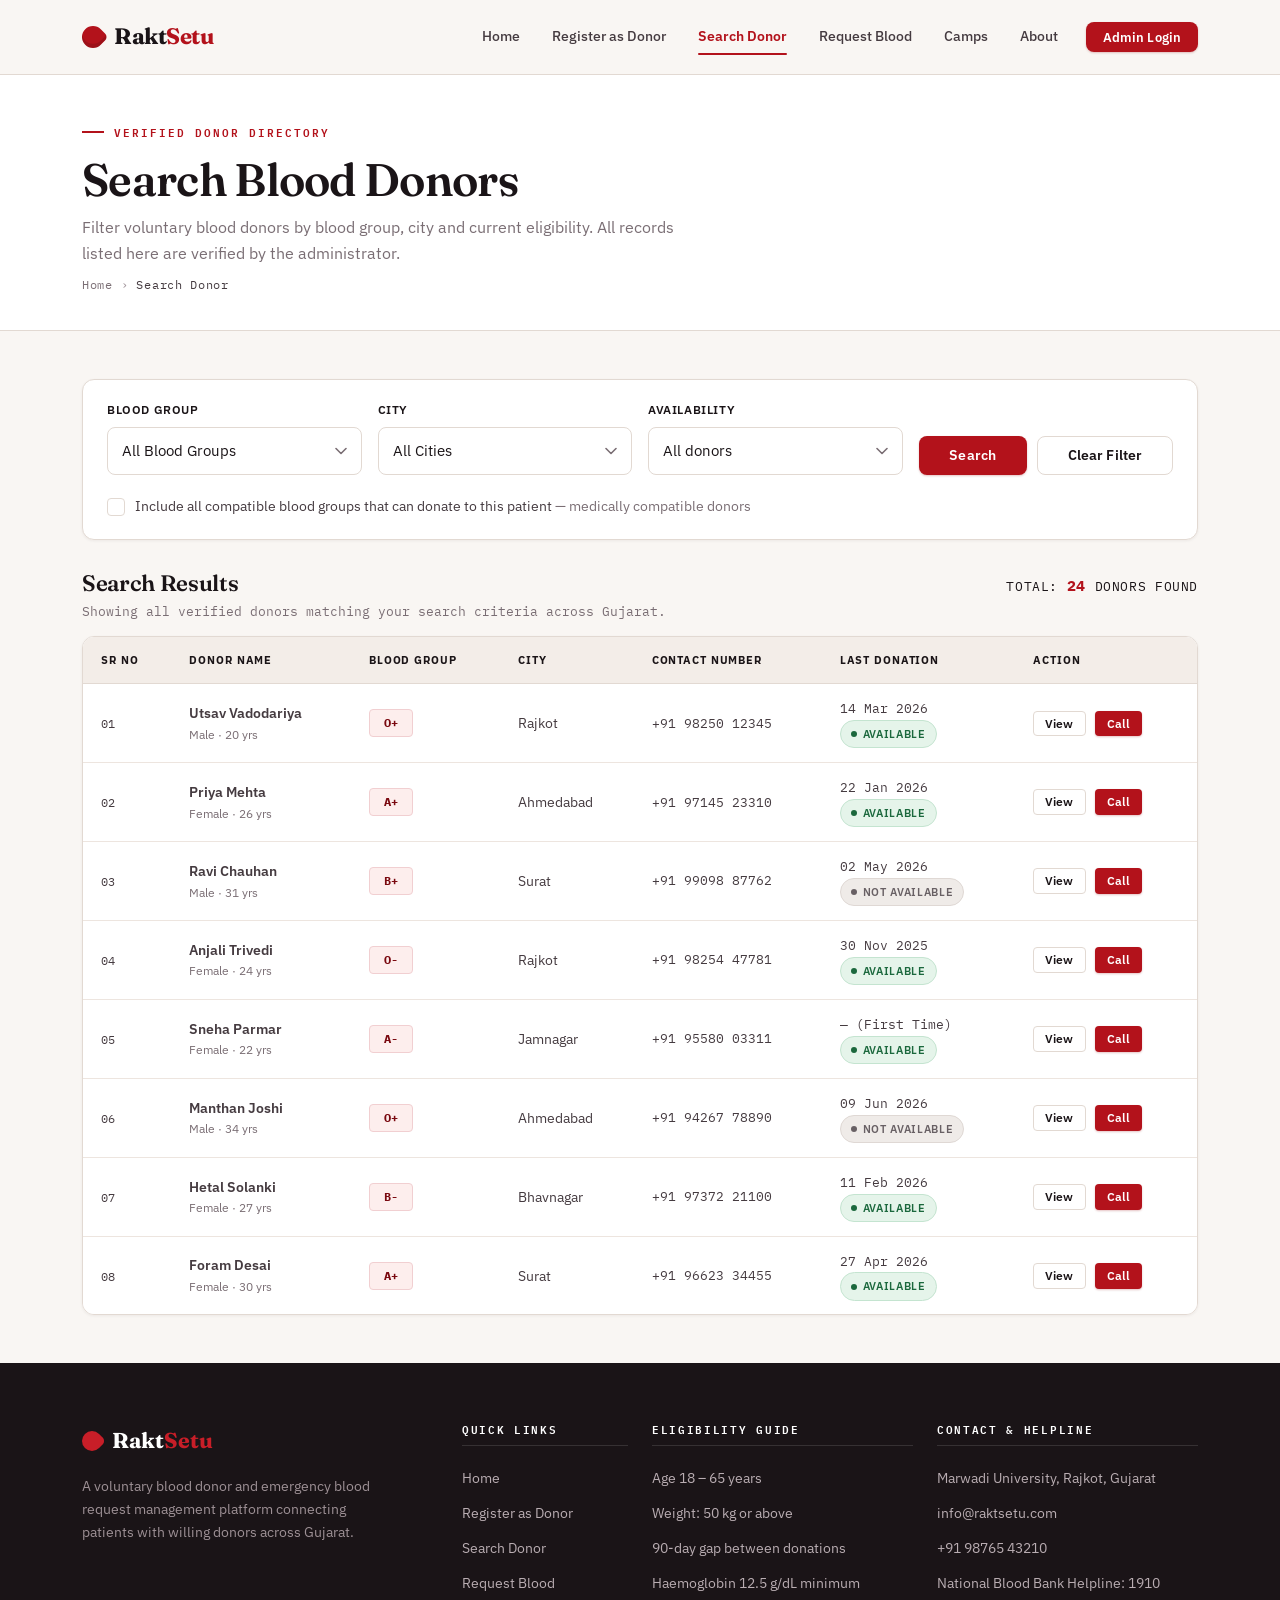
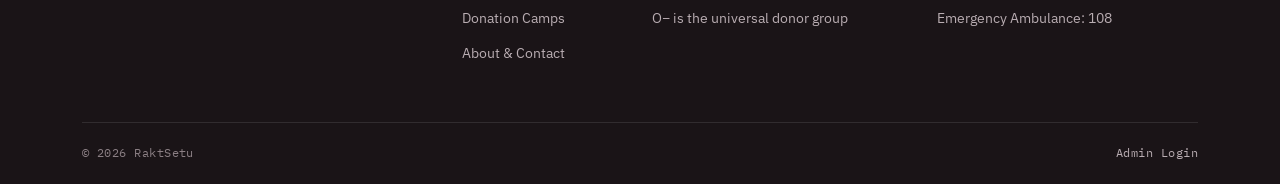
<file: client/search-donor.html>
<!DOCTYPE html>
<html lang="en">
<head>
  <meta charset="UTF-8">
  <meta name="viewport" content="width=device-width, initial-scale=1">
  <title>Search Blood Donors — RaktSetu</title>
  <meta name="description" content="Search verified voluntary blood donors across Gujarat by blood group, city and availability. Direct phone contact for emergency blood requirements.">
  <meta name="author" content="Utsav Vadodariya — Web Technology Project">
  <link rel="icon" type="image/svg+xml" href="images/favicon.svg">
  <link rel="preconnect" href="https://fonts.googleapis.com">
  <link rel="preconnect" href="https://fonts.gstatic.com" crossorigin>
  <link href="https://fonts.googleapis.com/css2?family=Fraunces:ital,opsz,wght@0,9..144,400;0,9..144,600;0,9..144,700;1,9..144,600;1,9..144,700&family=IBM+Plex+Mono:wght@400;500;600&family=IBM+Plex+Sans:wght@400;500;600;700&display=swap" rel="stylesheet">
  <link rel="stylesheet" href="https://cdn.jsdelivr.net/npm/bootstrap@5.3.3/dist/css/bootstrap.min.css">
  <link rel="stylesheet" href="css/style.css">
</head>
<body data-page="search">

<a class="skip-link" href="#main">Skip to main content</a>

<!-- ============ NAVIGATION BAR ============ -->
<nav class="site-navbar navbar navbar-expand-lg">
  <div class="container-xl d-flex align-items-center">
    <a class="navbar-brand-logo navbar-brand" href="index.html">
      <span class="brand-icon" aria-hidden="true"></span>
      <span>Rakt<em>Setu</em></span>
    </a>
    <button class="navbar-toggler mobile-nav-toggle" type="button" data-bs-toggle="collapse"
            data-bs-target="#navMenu" aria-controls="navMenu" aria-expanded="false"
            aria-label="Toggle navigation">
      <span class="hamburger-icon" aria-hidden="true"></span>
    </button>
    <div class="collapse navbar-collapse" id="navMenu">
      <ul class="navbar-nav ms-auto navbar-links">
        <li class="nav-item"><a class="nav-item-link" data-nav="home"     href="index.html">Home</a></li>
        <li class="nav-item"><a class="nav-item-link" data-nav="register" href="register-donor.html">Register as Donor</a></li>
        <li class="nav-item"><a class="nav-item-link active" data-nav="search"   href="search-donor.html">Search Donor</a></li>
        <li class="nav-item"><a class="nav-item-link" data-nav="request"  href="request-blood.html">Request Blood</a></li>
        <li class="nav-item"><a class="nav-item-link" data-nav="camps"    href="camps.html">Camps</a></li>
        <li class="nav-item"><a class="nav-item-link" data-nav="about"    href="about-contact.html">About</a></li>
      </ul>
      <a class="custom-btn btn-primary-custom btn-sm-custom nav-login-btn" href="../admin/login.html">Admin Login</a>
    </div>
  </div>
</nav>

<main id="main">

  <!-- ============ PAGE HEADER ============ -->
  <header class="page-header-banner">
    <div class="container-xl">
      <p class="section-tag">Verified Donor Directory</p>
      <h1 class="page-banner-title">Search Blood Donors</h1>
      <p class="page-banner-desc">
        Filter voluntary blood donors by blood group, city and current eligibility.
        All records listed here are verified by the administrator.
      </p>
      <nav class="breadcrumb-trail" aria-label="Breadcrumb">
        <a href="index.html">Home</a> <span aria-hidden="true">›</span>
        <span aria-current="page">Search Donor</span>
      </nav>
    </div>
  </header>

  <section class="content-section section-compact">
    <div class="container-xl">

      <!-- ---------- SEARCH FILTER BAR ---------- -->
      <form class="filter-container fade-in-on-scroll" id="searchForm">
        <div class="row g-3 align-items-end">

          <div class="col-lg-3 col-md-6">
            <div class="form-group-item">
              <label class="field-label" for="fGroup">Blood Group</label>
              <select class="select-control" id="fGroup">
                <option value="">All Blood Groups</option>
                <option value="A+">A+</option>
                <option value="A-">A-</option>
                <option value="B+">B+</option>
                <option value="B-">B-</option>
                <option value="O+">O+</option>
                <option value="O-">O-</option>
                <option value="AB+">AB+</option>
                <option value="AB-">AB-</option>
              </select>
            </div>
          </div>

          <div class="col-lg-3 col-md-6">
            <div class="form-group-item">
              <label class="field-label" for="fCity">City</label>
              <select class="select-control" id="fCity">
                <option value="">All Cities</option>
                <option value="Rajkot">Rajkot</option>
                <option value="Ahmedabad">Ahmedabad</option>
                <option value="Surat">Surat</option>
                <option value="Vadodara">Vadodara</option>
                <option value="Jamnagar">Jamnagar</option>
                <option value="Bhavnagar">Bhavnagar</option>
                <option value="Gandhinagar">Gandhinagar</option>
                <option value="Junagadh">Junagadh</option>
                <option value="Morbi">Morbi</option>
                <option value="Anand">Anand</option>
              </select>
            </div>
          </div>

          <div class="col-lg-3 col-md-6">
            <div class="form-group-item">
              <label class="field-label" for="fAvail">Availability</label>
              <select class="select-control" id="fAvail">
                <option value="">All donors</option>
                <option value="yes">Available now</option>
                <option value="no">Wait period active</option>
              </select>
            </div>
          </div>

          <div class="col-lg-3 col-md-6">
            <div class="filter-btn-group">
              <button class="custom-btn btn-primary-custom" type="submit">Search</button>
              <button class="custom-btn btn-outline-custom" type="button" id="clearFilter">Clear Filter</button>
            </div>
          </div>

        </div>

        <div class="row g-3 mt-1">
          <div class="col-12">
            <label class="custom-checkbox" for="fCompat">
              <input type="checkbox" id="fCompat">
              <span>
                Include all compatible blood groups that can donate to this patient
                <span class="text-muted-custom">— medically compatible donors</span>
              </span>
            </label>
          </div>
        </div>
      </form>

      <!-- ---------- RESULTS HEADER BAR ---------- -->
      <div class="results-header-bar">
        <div>
          <h2 class="item-heading mb-1">Search Results</h2>
          <p class="results-note mb-0" id="resultNote">
            Showing all verified donors matching your search criteria across Gujarat.
          </p>
        </div>
        <p class="results-count-text mb-0">Total: <b id="resultCount">24</b> Donors Found</p>
      </div>

      <!-- ---------- RESULTS TABLE ---------- -->
      <div class="table-responsive-wrapper">
        <table class="custom-data-table">
          <caption class="visually-hidden">Verified blood donors matching search filters</caption>
          <thead>
            <tr>
              <th scope="col">Sr No</th>
              <th scope="col">Donor Name</th>
              <th scope="col">Blood Group</th>
              <th scope="col">City</th>
              <th scope="col">Contact Number</th>
              <th scope="col">Last Donation</th>
              <th scope="col">Action</th>
            </tr>
          </thead>
          <tbody id="donorRows">
            <tr>
              <td class="cell-id">01</td>
              <td class="cell-name">Utsav Vadodariya
                <div class="text-muted-custom small-secondary-copy">Male · 20 yrs</div>
              </td>
              <td><span class="blood-pill">O+</span></td>
              <td>Rajkot</td>
              <td class="cell-numeric">+91 98250 12345</td>
              <td class="cell-numeric">14 Mar 2026
                <div><span class="status-badge badge-available">Available</span></div>
              </td>
              <td class="cell-actions">
                <button type="button" class="custom-btn btn-outline-custom btn-xs-custom" data-bs-toggle="modal" data-bs-target="#donorViewModal">View</button>
                <a class="custom-btn btn-primary-custom btn-xs-custom" href="tel:+919825012345">Call</a>
              </td>
            </tr>
            <tr>
              <td class="cell-id">02</td>
              <td class="cell-name">Priya Mehta
                <div class="text-muted-custom small-secondary-copy">Female · 26 yrs</div>
              </td>
              <td><span class="blood-pill">A+</span></td>
              <td>Ahmedabad</td>
              <td class="cell-numeric">+91 97145 23310</td>
              <td class="cell-numeric">22 Jan 2026
                <div><span class="status-badge badge-available">Available</span></div>
              </td>
              <td class="cell-actions">
                <button type="button" class="custom-btn btn-outline-custom btn-xs-custom" data-bs-toggle="modal" data-bs-target="#donorViewModal">View</button>
                <a class="custom-btn btn-primary-custom btn-xs-custom" href="tel:+919714523310">Call</a>
              </td>
            </tr>
            <tr>
              <td class="cell-id">03</td>
              <td class="cell-name">Ravi Chauhan
                <div class="text-muted-custom small-secondary-copy">Male · 31 yrs</div>
              </td>
              <td><span class="blood-pill">B+</span></td>
              <td>Surat</td>
              <td class="cell-numeric">+91 99098 87762</td>
              <td class="cell-numeric">02 May 2026
                <div><span class="status-badge badge-unavailable">Not available</span></div>
              </td>
              <td class="cell-actions">
                <button type="button" class="custom-btn btn-outline-custom btn-xs-custom" data-bs-toggle="modal" data-bs-target="#donorViewModal">View</button>
                <a class="custom-btn btn-primary-custom btn-xs-custom" href="tel:+919909887762">Call</a>
              </td>
            </tr>
            <tr>
              <td class="cell-id">04</td>
              <td class="cell-name">Anjali Trivedi
                <div class="text-muted-custom small-secondary-copy">Female · 24 yrs</div>
              </td>
              <td><span class="blood-pill">O-</span></td>
              <td>Rajkot</td>
              <td class="cell-numeric">+91 98254 47781</td>
              <td class="cell-numeric">30 Nov 2025
                <div><span class="status-badge badge-available">Available</span></div>
              </td>
              <td class="cell-actions">
                <button type="button" class="custom-btn btn-outline-custom btn-xs-custom" data-bs-toggle="modal" data-bs-target="#donorViewModal">View</button>
                <a class="custom-btn btn-primary-custom btn-xs-custom" href="tel:+919825447781">Call</a>
              </td>
            </tr>
            <tr>
              <td class="cell-id">05</td>
              <td class="cell-name">Sneha Parmar
                <div class="text-muted-custom small-secondary-copy">Female · 22 yrs</div>
              </td>
              <td><span class="blood-pill">A-</span></td>
              <td>Jamnagar</td>
              <td class="cell-numeric">+91 95580 03311</td>
              <td class="cell-numeric">— (First Time)
                <div><span class="status-badge badge-available">Available</span></div>
              </td>
              <td class="cell-actions">
                <button type="button" class="custom-btn btn-outline-custom btn-xs-custom" data-bs-toggle="modal" data-bs-target="#donorViewModal">View</button>
                <a class="custom-btn btn-primary-custom btn-xs-custom" href="tel:+919558003311">Call</a>
              </td>
            </tr>
            <tr>
              <td class="cell-id">06</td>
              <td class="cell-name">Manthan Joshi
                <div class="text-muted-custom small-secondary-copy">Male · 34 yrs</div>
              </td>
              <td><span class="blood-pill">O+</span></td>
              <td>Ahmedabad</td>
              <td class="cell-numeric">+91 94267 78890</td>
              <td class="cell-numeric">09 Jun 2026
                <div><span class="status-badge badge-unavailable">Not available</span></div>
              </td>
              <td class="cell-actions">
                <button type="button" class="custom-btn btn-outline-custom btn-xs-custom" data-bs-toggle="modal" data-bs-target="#donorViewModal">View</button>
                <a class="custom-btn btn-primary-custom btn-xs-custom" href="tel:+919426778890">Call</a>
              </td>
            </tr>
            <tr>
              <td class="cell-id">07</td>
              <td class="cell-name">Hetal Solanki
                <div class="text-muted-custom small-secondary-copy">Female · 27 yrs</div>
              </td>
              <td><span class="blood-pill">B-</span></td>
              <td>Bhavnagar</td>
              <td class="cell-numeric">+91 97372 21100</td>
              <td class="cell-numeric">11 Feb 2026
                <div><span class="status-badge badge-available">Available</span></div>
              </td>
              <td class="cell-actions">
                <button type="button" class="custom-btn btn-outline-custom btn-xs-custom" data-bs-toggle="modal" data-bs-target="#donorViewModal">View</button>
                <a class="custom-btn btn-primary-custom btn-xs-custom" href="tel:+919737221100">Call</a>
              </td>
            </tr>
            <tr>
              <td class="cell-id">08</td>
              <td class="cell-name">Foram Desai
                <div class="text-muted-custom small-secondary-copy">Female · 30 yrs</div>
              </td>
              <td><span class="blood-pill">A+</span></td>
              <td>Surat</td>
              <td class="cell-numeric">+91 96623 34455</td>
              <td class="cell-numeric">27 Apr 2026
                <div><span class="status-badge badge-available">Available</span></div>
              </td>
              <td class="cell-actions">
                <button type="button" class="custom-btn btn-outline-custom btn-xs-custom" data-bs-toggle="modal" data-bs-target="#donorViewModal">View</button>
                <a class="custom-btn btn-primary-custom btn-xs-custom" href="tel:+919662334455">Call</a>
              </td>
            </tr>
          </tbody>
        </table>
      </div>


    </div>
  </section>

</main>

<!-- ============ DONOR PROFILE MODAL ============ -->
<div class="modal fade" id="donorViewModal" tabindex="-1" aria-labelledby="donorViewModalLabel" aria-hidden="true">
  <div class="modal-dialog modal-dialog-centered">
    <div class="modal-content donor-profile-modal__content">
      <div class="modal-header donor-profile-modal__header">
        <h5 class="modal-title font-heading donor-profile-modal__title" id="donorViewModalLabel">Verified Donor Profile</h5>
        <button type="button" class="btn-close" data-bs-dismiss="modal" aria-label="Close"></button>
      </div>
      <div class="modal-body p-4">
        <div class="d-flex align-items-center gap-3 mb-3">
          <div class="donor-profile-modal__avatar">
            UV
          </div>
          <div>
            <h4 class="mb-0 font-heading donor-profile-modal__name">Utsav Vadodariya</h4>
            <span class="text-muted-custom font-mono donor-profile-modal__id">Donor ID: DNR001 &middot; Rajkot</span>
          </div>
          <div class="ms-auto">
            <span class="blood-pill donor-profile-modal__blood">O+</span>
          </div>
        </div>
        <hr class="donor-profile-modal__divider">
        <div class="row g-3">
          <div class="col-6">
            <span class="text-muted-custom font-mono donor-profile-modal__label">Age &amp; Gender</span>
            <div class="donor-profile-modal__value">20 Years &middot; Male</div>
          </div>
          <div class="col-6">
            <span class="text-muted-custom font-mono donor-profile-modal__label">Current Status</span>
            <div><span class="status-badge badge-available">Available Now</span></div>
          </div>
          <div class="col-6">
            <span class="text-muted-custom font-mono donor-profile-modal__label">Last Donation</span>
            <div class="donor-profile-modal__value donor-profile-modal__value--regular">14 March 2026 (90+ days ago)</div>
          </div>
          <div class="col-6">
            <span class="text-muted-custom font-mono donor-profile-modal__label">Total Donations</span>
            <div class="donor-profile-modal__value donor-profile-modal__highlight">3 Times Voluntary</div>
          </div>
          <div class="col-12">
            <span class="text-muted-custom font-mono donor-profile-modal__label">Direct Contact</span>
            <div class="d-flex align-items-center justify-content-between mt-1 p-2 donor-profile-modal__contact">
              <span class="font-mono donor-profile-modal__phone">+91 98250 12345</span>
              <a href="tel:+919825012345" class="custom-btn btn-primary-custom btn-xs-custom">Call Donor</a>
            </div>
          </div>
        </div>
      </div>
      <div class="modal-footer donor-profile-modal__footer">
        <button type="button" class="custom-btn btn-outline-custom btn-sm-custom" data-bs-dismiss="modal">Close</button>
      </div>
    </div>
  </div>
</div>

<!-- ============ FOOTER ============ -->
<footer class="site-footer">
  <div class="container-xl">
    <div class="row g-4">

      <div class="col-lg-4 col-md-6">
        <a class="footer-brand-title" href="index.html">
          <span class="footer-brand-icon" aria-hidden="true"></span>
          <span>Rakt<em>Setu</em></span>
        </a>
        <p class="footer-about-text">
          A voluntary blood donor and emergency blood request management platform connecting
          patients with willing donors across Gujarat.
        </p>
      </div>

      <div class="col-lg-2 col-md-6 col-6">
        <h2 class="footer-column-heading">Quick Links</h2>
        <ul class="footer-nav-list">
          <li><a href="index.html">Home</a></li>
          <li><a href="register-donor.html">Register as Donor</a></li>
          <li><a href="search-donor.html">Search Donor</a></li>
          <li><a href="request-blood.html">Request Blood</a></li>
          <li><a href="camps.html">Donation Camps</a></li>
          <li><a href="about-contact.html">About &amp; Contact</a></li>
        </ul>
      </div>

      <div class="col-lg-3 col-md-6 col-6">
        <h2 class="footer-column-heading">Eligibility Guide</h2>
        <ul class="footer-nav-list">
          <li><span>Age 18 – 65 years</span></li>
          <li><span>Weight: 50 kg or above</span></li>
          <li><span>90-day gap between donations</span></li>
          <li><span>Haemoglobin 12.5 g/dL minimum</span></li>
          <li><span>O− is the universal donor group</span></li>
        </ul>
      </div>

      <div class="col-lg-3 col-md-6">
        <h2 class="footer-column-heading">Contact &amp; Helpline</h2>
        <ul class="footer-nav-list">
          <li><span>Marwadi University, Rajkot, Gujarat</span></li>
          <li><a href="mailto:info@raktsetu.com">info@raktsetu.com</a></li>
          <li><a href="tel:+919876543210">+91 98765 43210</a></li>
          <li><span>National Blood Bank Helpline: 1910</span></li>
          <li><span>Emergency Ambulance: 108</span></li>
        </ul>
      </div>

    </div>

    <div class="footer-copyright-row">
      <span>&copy; <span data-year>2026</span> RaktSetu</span>
      <span><a href="../admin/login.html">Admin Login</a></span>
    </div>
  </div>
</footer>

<script src="https://cdn.jsdelivr.net/npm/bootstrap@5.3.3/dist/js/bootstrap.bundle.min.js"></script>
</body>
</html>
</file>
<file: client/css/style.css>
/* ---------- 1. BASE RESETS ----------------------------------- */
*, *::before, *::after {
  box-sizing: border-box;
}

html {
  scroll-behavior: smooth;
}

body {
  margin: 0;
  font-family: "IBM Plex Sans", -apple-system, BlinkMacSystemFont, "Segoe UI", Roboto, sans-serif;
  font-size: 15.5px;
  line-height: 1.68;
  color: #453b40;
  background: #f9f6f3;
  -webkit-font-smoothing: antialiased;
  text-rendering: optimizeLegibility;
  overflow-x: hidden;
}

body > * {
  position: relative;
  z-index: 1;
}

h1, h2, h3, h4, h5 {
  font-family: "Fraunces", "Georgia", "Times New Roman", serif;
  font-weight: 600;
  color: #1a1417;
  letter-spacing: -0.015em;
  line-height: 1.2;
  margin: 0 0 0.5em;
}

a {
  color: #b3121b;
  text-decoration: none;
  transition: color 0.18s ease;
}

a:hover {
  color: #7a0910;
}

p {
  margin: 0 0 1rem;
}

img, svg {
  max-width: 100%;
}

::selection {
  background: #b3121b;
  color: #ffffff;
}

:focus-visible {
  outline: 2px solid #b3121b;
  outline-offset: 2px;
  border-radius: 2px;
}

.skip-link, .rs-skip {
  position: absolute;
  left: 12px;
  top: -60px;
  z-index: 200;
  background: #1a1417;
  color: #ffffff;
  padding: 10px 18px;
  border-radius: 8px;
  font-size: 13px;
  font-weight: 600;
  transition: top 0.2s ease;
}
.skip-link:focus, .rs-skip:focus {
  top: 12px;
  color: #ffffff;
}

/* ---------- 2. TYPOGRAPHY HELPERS ---------------------------- */
.font-mono, .rs-mono { font-family: "IBM Plex Mono", "Consolas", monospace; }
.tabular-numbers, .rs-nums { font-variant-numeric: tabular-nums; font-family: "IBM Plex Mono", "Consolas", monospace; }
.text-muted-custom, .rs-muted { color: #7a6e74; }
.font-heading, .rs-serif { font-family: "Fraunces", "Georgia", "Times New Roman", serif; }
.small-secondary-copy { font-size: 12px; font-weight: 400; }
.small-uppercase-label { font-size: 11px; text-transform: uppercase; }
.form-caption { font-size: 11px; letter-spacing: 0.1em; text-transform: uppercase; }
.camp-slot-count { font-size: 11px; letter-spacing: 0.08em; }
.small-body-copy { font-size: 13.5px; }
.camp-card-title { font-size: 1.02rem; }
.compact-body-copy { font-size: 12px; }
.tiny-caption { font-size: 11px; }
.small-data-copy { font-size: 12.5px; }

/* Small kicker label placed above headings */
.section-tag, .rs-eyebrow {
  font-family: "IBM Plex Mono", "Consolas", monospace;
  font-size: 11px;
  font-weight: 600;
  letter-spacing: 0.18em;
  text-transform: uppercase;
  color: #b3121b;
  display: flex;
  align-items: center;
  gap: 10px;
  margin: 0 0 0.75rem;
}
.section-tag::before, .rs-eyebrow::before {
  content: "";
  width: 22px;
  height: 2px;
  background: #b3121b;
  flex: none;
}
.section-tag-plain::before, .rs-eyebrow--plain::before {
  display: none;
}

.page-heading-large, .rs-h1 { font-size: 2.4rem; }
.section-heading, .rs-h2    { font-size: 1.7rem; margin-bottom: 0.35em; }
.item-heading, .rs-h3       { font-size: 1.15rem; }
.lead-text, .rs-lead        { font-size: 1.08rem; color: #453b40; max-width: 64ch; }
.divider-line, .rs-rule     { height: 1px; background: #e2d9d2; border: 0; margin: 0; }

/* ---------- 3. SECTION LAYOUTS ------------------------------- */
.content-section, .rs-section         { padding: 3rem 0; }
.section-compact, .rs-section--tight   { padding: 2rem 0; }
.section-bg-alt, .rs-section--paper    { background: #f3ede8; }
.section-bg-white, .rs-section--surface { background: #ffffff; }
.content-section + .content-section,
.rs-section + .rs-section             { border-top: 1px solid #ede5df; }

.section-header, .rs-sectionhead      { margin-bottom: 2.25rem; }

/* ---------- 4. NAVIGATION BAR -------------------------------- */
.site-navbar, .rs-nav {
  background: rgba(249, 246, 243, 0.94);
  backdrop-filter: saturate(180%) blur(14px);
  -webkit-backdrop-filter: saturate(180%) blur(14px);
  border-bottom: 1px solid #e2d9d2;
  padding: 0;
  min-height: 74px;
  position: sticky;
  top: 0;
  z-index: 100;
}
.site-navbar .container-xl, .rs-nav .container-xl {
  min-height: 74px;
}

.navbar-brand-logo, .rs-nav__brand {
  display: inline-flex;
  align-items: center;
  gap: 10px;
  font-family: "Fraunces", "Georgia", "Times New Roman", serif;
  font-size: 1.4rem;
  font-weight: 700;
  color: #1a1417 !important;
  letter-spacing: -0.02em;
  padding: 0;
}
.navbar-brand-logo em, .rs-nav__brand em {
  font-style: normal;
  color: #b3121b;
}

/* Distinctive medical drop logo icon */
.brand-icon, .rs-nav__mark {
  width: 22px;
  height: 22px;
  background: #b3121b;
  border-radius: 60% 6px 60% 60%;
  transform: rotate(45deg);
  flex: none;
  box-shadow: inset -3px -3px 0 rgba(0, 0, 0, 0.12);
}

.navbar-links, .rs-nav__list {
  gap: 4px;
  align-items: center;
}

.nav-item-link, .rs-nav__link {
  display: block;
  font-size: 13.8px;
  font-weight: 500;
  color: #453b40;
  padding: 8px 14px;
  border-radius: 4px;
  position: relative;
  transition: color 0.18s ease, background 0.18s ease;
  white-space: nowrap;
}
.nav-item-link:hover, .rs-nav__link:hover {
  color: #1a1417;
  background: #f3ede8;
}
.nav-item-link.active, .nav-item-link.is-active,
.rs-nav__link.active, .rs-nav__link.is-active {
  color: #b3121b;
  font-weight: 600;
}
.nav-item-link.active::after, .nav-item-link.is-active::after,
.rs-nav__link.active::after, .rs-nav__link.is-active::after {
  content: "";
  position: absolute;
  left: 14px;
  right: 14px;
  bottom: 2px;
  height: 2px;
  background: #b3121b;
  border-radius: 2px;
}

.nav-login-btn, .rs-nav__login {
  margin-left: 14px;
}

.mobile-nav-toggle, .rs-nav__toggle {
  border: 1px solid #e2d9d2;
  border-radius: 4px;
  padding: 8px 11px;
  background: #ffffff;
  box-shadow: none !important;
}
.hamburger-icon, .rs-nav__burger,
.hamburger-icon::before, .rs-nav__burger::before,
.hamburger-icon::after, .rs-nav__burger::after {
  display: block;
  width: 20px;
  height: 2px;
  background: #1a1417;
  border-radius: 2px;
  transition: transform 0.25s ease, opacity 0.25s ease;
}
.hamburger-icon, .rs-nav__burger {
  position: relative;
}
.hamburger-icon::before, .rs-nav__burger::before {
  content: "";
  position: absolute;
  top: -6px;
}
.hamburger-icon::after, .rs-nav__burger::after {
  content: "";
  position: absolute;
  top: 6px;
}
.mobile-nav-toggle[aria-expanded="true"] .hamburger-icon,
.rs-nav__toggle[aria-expanded="true"] .rs-nav__burger {
  background: transparent;
}
.mobile-nav-toggle[aria-expanded="true"] .hamburger-icon::before,
.rs-nav__toggle[aria-expanded="true"] .rs-nav__burger::before {
  transform: translateY(6px) rotate(45deg);
}
.mobile-nav-toggle[aria-expanded="true"] .hamburger-icon::after,
.rs-nav__toggle[aria-expanded="true"] .rs-nav__burger::after {
  transform: translateY(-6px) rotate(-45deg);
}

@media (max-width: 991.98px) {
  .navbar-links, .rs-nav__list {
    padding: 12px 0 6px;
    gap: 0;
    align-items: stretch;
  }
  .nav-item-link, .rs-nav__link {
    padding: 11px 4px;
    border-bottom: 1px solid #ede5df;
    border-radius: 0;
  }
  .nav-item-link.active::after, .nav-item-link.is-active::after,
  .rs-nav__link.active::after, .rs-nav__link.is-active::after {
    left: 4px;
    right: auto;
    width: 20px;
    bottom: 6px;
  }
  .nav-login-btn, .rs-nav__login {
    margin: 14px 0 16px;
    align-self: flex-start;
  }
  .site-navbar .navbar-collapse, .rs-nav .navbar-collapse {
    border-top: 1px solid #ede5df;
  }
}

/* ---------- 5. PAGE HEADER BANNER & BREADCRUMBS -------------- */
.page-header-banner, .rs-pagehead {
  background: #ffffff;
  border-bottom: 1px solid #e2d9d2;
  padding: 2rem 0 1.5rem;
  position: relative;
  overflow: hidden;
}
.page-header-banner::after, .rs-pagehead::after {
  content: attr(data-mark);
  position: absolute;
  right: -0.06em;
  top: 50%;
  transform: translateY(-46%);
  font-family: "Fraunces", "Georgia", "Times New Roman", serif;
  font-size: 6rem;
  font-weight: 700;
  color: #b3121b;
  opacity: 0.04;
  line-height: 1;
  pointer-events: none;
  user-select: none;
}
.page-banner-title, .rs-pagehead__title {
  font-size: 1.9rem;
  margin-bottom: 0.35rem;
}
.page-banner-desc, .rs-pagehead__sub {
  color: #7a6e74;
  max-width: 62ch;
  margin: 0;
}

.breadcrumb-trail, .rs-crumb {
  font-family: "IBM Plex Mono", "Consolas", monospace;
  font-size: 11.5px;
  letter-spacing: 0.06em;
  color: #a5999f;
  margin-top: 0.55rem;
  display: flex;
  flex-wrap: wrap;
  align-items: center;
  gap: 8px;
}
.breadcrumb-trail a, .rs-crumb a { color: #7a6e74; }
.breadcrumb-trail a:hover, .rs-crumb a:hover { color: #b3121b; }
.breadcrumb-trail span[aria-current], .rs-crumb span[aria-current] { color: #453b40; }

/* ---------- 6. BUTTONS & ACTIONS ----------------------------- */
.custom-btn, .rs-btn {
  display: inline-flex;
  align-items: center;
  justify-content: center;
  gap: 8px;
  font-family: "IBM Plex Sans", -apple-system, BlinkMacSystemFont, "Segoe UI", Roboto, sans-serif;
  font-size: 13.5px;
  font-weight: 600;
  letter-spacing: 0.01em;
  line-height: 1;
  padding: 12px 24px;
  border-radius: 8px;
  border: 1px solid transparent;
  cursor: pointer;
  text-align: center;
  transition: transform 0.16s ease, background 0.18s ease, color 0.18s ease,
              border-color 0.18s ease, box-shadow 0.18s ease;
  white-space: nowrap;
}
.custom-btn:active, .rs-btn:active {
  transform: translateY(1px);
}

.btn-primary-custom, .rs-btn--primary {
  background: #b3121b;
  color: #ffffff;
  box-shadow: 0 1px 2px rgba(179, 18, 27, 0.2), 0 1px 3px rgba(26, 20, 23, 0.06);
}
.btn-primary-custom:hover, .rs-btn--primary:hover {
  background: #c81e28;
  color: #ffffff;
  box-shadow: 0 6px 18px -6px #b3121b;
}

.btn-dark-custom, .rs-btn--ink {
  background: #1a1417;
  color: #ffffff;
}
.btn-dark-custom:hover, .rs-btn--ink:hover {
  background: #33272d;
  color: #ffffff;
}

.btn-outline-custom, .rs-btn--ghost {
  background: #ffffff;
  color: #1a1417;
  border-color: #e2d9d2;
}
.btn-outline-custom:hover, .rs-btn--ghost:hover {
  border-color: #1a1417;
  color: #1a1417;
  background: #ffffff;
}

.btn-sm-custom, .rs-btn--sm {
  padding: 8px 16px;
  font-size: 12.5px;
}
.btn-xs-custom, .rs-btn--xs {
  padding: 6px 11px;
  font-size: 11.5px;
  border-radius: 4px;
}
.btn-w-100, .rs-btn--block {
  width: 100%;
}

.btn-success-custom, .rs-btn--ok {
  background: #1b683d;
  color: #ffffff;
}
.btn-success-custom:hover, .rs-btn--ok:hover {
  background: #155230;
  color: #ffffff;
}

.btn-danger-custom, .rs-btn--danger {
  background: #ffffff;
  color: #b3121b;
  border-color: #f1cfd1;
}
.btn-danger-custom:hover, .rs-btn--danger:hover {
  background: #b3121b;
  color: #ffffff;
  border-color: #b3121b;
}

.custom-btn[disabled], .rs-btn[disabled] {
  opacity: 0.45;
  cursor: not-allowed;
  transform: none;
}

.text-link-btn, .rs-link {
  font-family: "IBM Plex Mono", "Consolas", monospace;
  font-size: 11.5px;
  letter-spacing: 0.1em;
  text-transform: uppercase;
  font-weight: 500;
  border-bottom: 1px solid #f1cfd1;
  padding-bottom: 2px;
  background: none;
  border-width: 0 0 1px;
  cursor: pointer;
  color: #b3121b;
}
.text-link-btn:hover, .rs-link:hover {
  border-bottom-color: #b3121b;
}

/* ---------- 7. CARDS & PANELS -------------------------------- */
.custom-card, .rs-card {
  background: #ffffff;
  border: 1px solid #e2d9d2;
  border-radius: 12px;
  box-shadow: 0 1px 3px rgba(26, 20, 23, 0.06);
  overflow: hidden;
}
.card-header-bar, .rs-card__head {
  padding: 18px 24px;
  border-bottom: 1px solid #e2d9d2;
  background: #f3ede8;
  display: flex;
  align-items: center;
  justify-content: space-between;
  gap: 14px;
  flex-wrap: wrap;
}
.card-title-text, .rs-card__title {
  font-family: "Fraunces", "Georgia", "Times New Roman", serif;
  font-size: 1.15rem;
  font-weight: 600;
  color: #1a1417;
  margin: 0;
}
.card-body-content, .rs-card__body {
  padding: 20px;
}

/* Info side note panel */
.info-notice-box, .rs-panel {
  border: 1px dashed #e2d9d2;
  border-radius: 12px;
  padding: 22px 24px;
  background: #ffffff;
}
.info-notice-tinted, .rs-panel--tint {
  background: #fdeeed;
  border-color: #f1cfd1;
}
.notice-title, .rs-panel__title {
  font-family: "IBM Plex Sans", -apple-system, BlinkMacSystemFont, "Segoe UI", Roboto, sans-serif;
  font-size: 13px;
  font-weight: 700;
  letter-spacing: 0.04em;
  color: #1a1417;
  margin: 0 0 12px;
  display: flex;
  align-items: center;
  gap: 9px;
}
.notice-title::before, .rs-panel__title::before {
  content: "";
  width: 7px;
  height: 7px;
  flex: none;
  background: #b3121b;
  border-radius: 50%;
}
.notice-list, .rs-panel__list {
  list-style: none;
  margin: 0;
  padding: 0;
}
.notice-list li, .rs-panel__list li {
  position: relative;
  padding-left: 16px;
  font-size: 13.2px;
  line-height: 1.62;
  color: #453b40;
  margin-bottom: 6px;
}
.notice-list li::before, .rs-panel__list li::before {
  content: "";
  position: absolute;
  left: 0;
  top: 0.68em;
  width: 7px;
  height: 1px;
  background: #a5999f;
}
.notice-list li:last-child, .rs-panel__list li:last-child {
  margin-bottom: 0;
}

/* ---------- 8. FORMS & INPUT CONTROLS ------------------------ */
.form-group-item, .rs-field {
  margin-bottom: 20px;
}

.field-label, .rs-label {
  display: block;
  font-size: 12px;
  font-weight: 600;
  letter-spacing: 0.05em;
  text-transform: uppercase;
  color: #1a1417;
  margin-bottom: 7px;
  font-family: "IBM Plex Sans", -apple-system, BlinkMacSystemFont, "Segoe UI", Roboto, sans-serif;
}
.field-label .required-asterisk, .rs-label .rs-req {
  color: #b3121b;
  margin-left: 2px;
}
.field-hint, .rs-label__hint {
  text-transform: none;
  letter-spacing: 0;
  font-weight: 400;
  color: #a5999f;
  font-size: 11.5px;
}

.input-control, .select-control, .textarea-control,
.rs-input, .rs-select, .rs-textarea {
  display: block;
  width: 100%;
  font-family: "IBM Plex Sans", -apple-system, BlinkMacSystemFont, "Segoe UI", Roboto, sans-serif;
  font-size: 14.5px;
  color: #1a1417;
  background: #ffffff;
  border: 1px solid #e2d9d2;
  border-radius: 8px;
  padding: 11px 14px;
  transition: border-color 0.18s ease, box-shadow 0.18s ease, background 0.18s ease;
  appearance: none;
  -webkit-appearance: none;
}
.textarea-control, .rs-textarea {
  min-height: 108px;
  resize: vertical;
  line-height: 1.6;
}

.select-control, .rs-select {
  background-image: url("data:image/svg+xml,%3Csvg xmlns='http://www.w3.org/2000/svg' width='12' height='8' viewBox='0 0 12 8'%3E%3Cpath d='M1 1.5L6 6.5L11 1.5' stroke='%237a6e74' stroke-width='1.6' fill='none' stroke-linecap='round' stroke-linejoin='round'/%3E%3C/svg%3E");
  background-repeat: no-repeat;
  background-position: right 14px center;
  padding-right: 38px;
  cursor: pointer;
}

.input-control::placeholder, .textarea-control::placeholder,
.rs-input::placeholder, .rs-textarea::placeholder {
  color: #a5999f;
}

.input-control:focus, .select-control:focus, .textarea-control:focus,
.rs-input:focus, .rs-select:focus, .rs-textarea:focus {
  outline: none;
  border-color: #b3121b;
  box-shadow: 0 0 0 3px #fdeeed;
}

.input-control.is-invalid, .select-control.is-invalid, .textarea-control.is-invalid,
.rs-input.is-invalid, .rs-select.is-invalid, .rs-textarea.is-invalid {
  border-color: #b3121b;
  background: #fffafa;
}
.input-control.is-valid, .select-control.is-valid, .textarea-control.is-valid,
.rs-input.is-valid, .rs-select.is-valid, .rs-textarea.is-valid {
  border-color: #aed5be;
}

/* Validation error text */
.field-error-msg, .rs-error {
  display: block;
  font-size: 12.2px;
  font-weight: 500;
  color: #b3121b;
  margin-top: 5px;
  min-height: 0;
  max-height: 0;
  opacity: 0;
  overflow: hidden;
  transition: max-height 0.2s ease, opacity 0.2s ease, margin 0.2s ease;
}
.field-error-msg.show-alert, .field-error-msg.is-shown,
.rs-error.show-alert, .rs-error.is-shown {
  max-height: 3.4em;
  opacity: 1;
}
.field-error-msg.show-alert::before, .field-error-msg.is-shown::before,
.rs-error.show-alert::before, .rs-error.is-shown::before {
  content: "• ";
  font-weight: 700;
}

/* Custom checkbox & radio */
.custom-checkbox, .custom-radio,
.rs-check, .rs-radio {
  display: flex;
  align-items: flex-start;
  gap: 10px;
  font-size: 14px;
  color: #453b40;
  cursor: pointer;
  user-select: none;
}
.custom-checkbox input, .custom-radio input,
.rs-check input, .rs-radio input {
  appearance: none;
  -webkit-appearance: none;
  width: 18px;
  height: 18px;
  flex: none;
  margin: 3px 0 0;
  border: 1px solid #e2d9d2;
  background: #ffffff;
  cursor: pointer;
  transition: border-color 0.16s ease, background 0.16s ease;
}
.custom-checkbox input, .rs-check input { border-radius: 4px; }
.custom-radio input, .rs-radio input       { border-radius: 50%; }

.custom-checkbox input:checked, .custom-radio input:checked,
.rs-check input:checked, .rs-radio input:checked {
  background: #b3121b;
  border-color: #b3121b;
}
.custom-checkbox input:checked::after, .rs-check input:checked::after {
  content: "";
  display: block;
  width: 4px;
  height: 9px;
  margin: 1px 0 0 5px;
  border: solid #ffffff;
  border-width: 0 2px 2px 0;
  transform: rotate(43deg);
}
.custom-radio input:checked::after, .rs-radio input:checked::after {
  content: "";
  display: block;
  width: 6px;
  height: 6px;
  margin: 5px auto;
  background: #ffffff;
  border-radius: 50%;
}

.radio-button-row, .rs-radio-row {
  display: flex;
  flex-wrap: wrap;
  gap: 10px;
}
.radio-chip-option, .rs-radio-chip {
  border: 1px solid #e2d9d2;
  border-radius: 8px;
  padding: 10px 16px;
  background: #ffffff;
  transition: border-color 0.16s ease, background 0.16s ease;
}
.radio-chip-option:has(input:checked), .rs-radio-chip:has(input:checked) {
  border-color: #b3121b;
  background: #fdeeed;
}
.radio-chip-option:hover, .rs-radio-chip:hover {
  border-color: #a5999f;
}

.form-button-group, .rs-form-actions {
  display: flex;
  flex-wrap: wrap;
  gap: 12px;
  padding-top: 6px;
  margin-top: 4px;
}

/* Status message alert banner */
.status-alert-box, .rs-alert {
  border-radius: 8px;
  padding: 15px 18px;
  font-size: 14px;
  border: 1px solid;
  display: none;
  margin-bottom: 22px;
}
.status-alert-box.show-alert, .status-alert-box.is-shown,
.rs-alert.show-alert, .rs-alert.is-shown {
  display: block;
  animation: alertFadeIn 0.3s ease both;
}
.status-alert-success, .rs-alert--success {
  background: #e5f4ea;
  border-color: #b8dcbf;
  color: #1b683d;
}
.status-alert-error, .rs-alert--error {
  background: #fdeeed;
  border-color: #f1cfd1;
  color: #7a0910;
}
.status-alert-box strong, .rs-alert strong {
  display: block;
  font-family: "Fraunces", "Georgia", "Times New Roman", serif;
  font-size: 1.05rem;
  margin-bottom: 3px;
}

@keyframes alertFadeIn {
  from { opacity: 0; transform: translateY(-6px); }
  to   { opacity: 1; transform: none; }
}

/* ---------- 9. TABLES --------------------------------------- */
.table-responsive-wrapper, .rs-tablewrap {
  border: 1px solid #e2d9d2;
  border-radius: 12px;
  background: #ffffff;
  overflow-x: auto;
  box-shadow: 0 1px 3px rgba(26, 20, 23, 0.06);
  -webkit-overflow-scrolling: touch;
}
.custom-data-table, .rs-table {
  width: 100%;
  min-width: 860px;
  border-collapse: collapse;
  font-size: 13.6px;
}
.custom-data-table thead th, .rs-table thead th {
  font-family: "IBM Plex Sans", -apple-system, BlinkMacSystemFont, "Segoe UI", Roboto, sans-serif;
  font-size: 11px;
  font-weight: 700;
  letter-spacing: 0.08em;
  text-transform: uppercase;
  color: #1a1417;
  background: #f3ede8;
  padding: 14px 18px;
  text-align: left;
  white-space: nowrap;
  border-bottom: 1px solid #e2d9d2;
  position: sticky;
  top: 0;
  z-index: 2;
}
.custom-data-table tbody td, .rs-table tbody td {
  padding: 14px 18px;
  border-bottom: 1px solid #ede5df;
  color: #453b40;
  vertical-align: middle;
}
.custom-data-table tbody tr:last-child td, .rs-table tbody tr:last-child td {
  border-bottom: 0;
}
.custom-data-table tbody tr, .rs-table tbody tr {
  transition: background 0.14s ease;
}
.custom-data-table tbody tr:hover, .rs-table tbody tr:hover {
  background: #f9f6f3;
}

.cell-id, .rs-table td.rs-td-id {
  font-family: "IBM Plex Mono", "Consolas", monospace;
  font-size: 12.4px;
  color: #7a6e74;
  white-space: nowrap;
}
.cell-name, .rs-table td.rs-td-name {
  font-weight: 600;
  color: #1a1417;
}
.cell-numeric, .rs-table td.rs-td-num {
  font-variant-numeric: tabular-nums;
  font-family: "IBM Plex Mono", "Consolas", monospace;
  font-size: 12.8px;
  white-space: nowrap;
}
.cell-actions, .rs-table td.rs-td-actions {
  white-space: nowrap;
}
.cell-actions .custom-btn, .cell-actions .rs-btn,
.rs-table td.rs-td-actions .rs-btn {
  margin-right: 6px;
}

.custom-data-table tfoot td, .rs-table tfoot td {
  padding: 14px 18px;
  border-top: 2px solid #e2d9d2;
  background: #f3ede8;
  color: #1a1417;
  font-weight: 700;
}
.admin-data-table tfoot td, .rs-table--admin tfoot td {
  padding: 11px 15px;
}

.empty-table-row td, .rs-table__empty td {
  text-align: center;
  padding: 50px 20px !important;
  color: #7a6e74;
}
.empty-table-row strong, .rs-table__empty strong {
  display: block;
  font-family: "Fraunces", "Georgia", "Times New Roman", serif;
  font-style: normal;
  font-size: 1.15rem;
  color: #1a1417;
  margin-bottom: 4px;
}

/* Distinct blood group pill badge */
.blood-pill, .rs-bg-chip {
  display: inline-block;
  font-family: "IBM Plex Mono", "Consolas", monospace;
  font-size: 12px;
  font-weight: 700;
  color: #7a0910;
  background: #fdeeed;
  border: 1px solid #f1cfd1;
  border-radius: 4px;
  padding: 3px 8px;
  min-width: 44px;
  text-align: center;
}

/* ---------- 10. STATUS BADGES -------------------------------- */
.status-badge, .rs-badge {
  display: inline-flex;
  align-items: center;
  gap: 6px;
  font-family: "IBM Plex Sans", -apple-system, BlinkMacSystemFont, "Segoe UI", Roboto, sans-serif;
  font-size: 11px;
  font-weight: 600;
  letter-spacing: 0.06em;
  text-transform: uppercase;
  padding: 4px 10px;
  border-radius: 100px;
  border: 1px solid transparent;
  white-space: nowrap;
}
.status-badge::before, .rs-badge::before {
  content: "";
  width: 6px;
  height: 6px;
  border-radius: 50%;
  background: currentColor;
  flex: none;
}

.badge-verified, .badge-approved, .badge-available,
.rs-badge--verified, .rs-badge--approved, .rs-badge--available {
  color: #1b683d;
  background: #e5f4ea;
  border-color: #c4e4d0;
}
.badge-pending, .rs-badge--pending {
  color: #9a6300;
  background: #fdf1dd;
  border-color: #f2dec0;
}
.badge-fulfilled, .rs-badge--fulfilled {
  color: #385a75;
  background: #e9f0f6;
  border-color: #cee0eb;
}
.badge-rejected, .badge-blocked,
.rs-badge--rejected, .rs-badge--blocked {
  color: #b3121b;
  background: #fdeeed;
  border-color: #f1cfd1;
}
.badge-unavailable, .rs-badge--unavailable {
  color: #686064;
  background: #efebe8;
  border-color: #dfd8d4;
}

.badge-critical, .rs-badge--critical {
  color: #ffffff;
  background: #b3121b;
  border-color: #b3121b;
}
.badge-critical::before, .rs-badge--critical::before {
  animation: pulseIndicator 1.3s ease-in-out infinite;
}
.badge-urgent, .rs-badge--urgent {
  color: #9a6300;
  background: #fdf1dd;
  border-color: #f2dec0;
}
.badge-normal, .rs-badge--normal {
  color: #686064;
  background: #efebe8;
  border-color: #dfd8d4;
}

@keyframes pulseIndicator {
  0%, 100% { opacity: 1; }
  50%      { opacity: 0.3; }
}

/* ---------- 11. PAGINATION ----------------------------------- */
.pagination-container, .rs-pager {
  display: flex;
  align-items: center;
  gap: 8px;
  flex-wrap: wrap;
  padding-top: 20px;
}
.pagination-pages, .rs-pager__nums {
  display: flex;
  gap: 4px;
}
.page-nav-button, .page-number-btn,
.rs-pager__btn, .rs-pager__num {
  font-family: "IBM Plex Sans", -apple-system, BlinkMacSystemFont, "Segoe UI", Roboto, sans-serif;
  font-size: 12.5px;
  font-weight: 600;
  border: 1px solid #e2d9d2;
  background: #ffffff;
  color: #453b40;
  border-radius: 4px;
  cursor: pointer;
  transition: border-color 0.16s ease, color 0.16s ease, background 0.16s ease;
}
.page-nav-button, .rs-pager__btn {
  padding: 8px 16px;
}
.page-number-btn, .rs-pager__num {
  padding: 8px 0;
  min-width: 38px;
  font-family: "IBM Plex Mono", "Consolas", monospace;
}
.page-nav-button:hover:not([disabled]), .page-number-btn:hover,
.rs-pager__btn:hover:not([disabled]), .rs-pager__num:hover {
  border-color: #1a1417;
  color: #1a1417;
}
.page-number-btn.active, .page-number-btn.is-active,
.rs-pager__num.active, .rs-pager__num.is-active {
  background: #1a1417;
  border-color: #1a1417;
  color: #ffffff;
}
.page-nav-button[disabled], .rs-pager__btn[disabled] {
  opacity: 0.4;
  cursor: not-allowed;
}

/* ---------- 12. FILTER CONTROLS ------------------------------ */
.filter-container, .rs-filterbar {
  background: #ffffff;
  border: 1px solid #e2d9d2;
  border-radius: 12px;
  padding: 20px 24px;
  box-shadow: 0 1px 3px rgba(26, 20, 23, 0.06);
}
.filter-container .form-group-item,
.rs-filterbar .rs-field {
  margin-bottom: 0;
}
.filter-btn-group, .rs-filterbar__actions {
  display: flex;
  gap: 10px;
  flex-wrap: wrap;
}
.filter-btn-group .custom-btn,
.rs-filterbar__actions .rs-btn {
  flex: 1 1 auto;
}

.results-header-bar, .rs-resultbar {
  display: flex;
  align-items: baseline;
  justify-content: space-between;
  gap: 14px;
  flex-wrap: wrap;
  margin: 30px 0 14px;
}
.results-note, .rs-resultbar__note {
  font-size: 12.5px;
  color: #7a6e74;
  font-family: "IBM Plex Mono", "Consolas", monospace;
}
.results-count-text, .rs-resultbar__count {
  font-family: "IBM Plex Mono", "Consolas", monospace;
  font-size: 12.5px;
  letter-spacing: 0.05em;
  text-transform: uppercase;
  color: #1a1417;
}
.results-count-text b, .rs-resultbar__count b {
  color: #b3121b;
  font-size: 15px;
}

/* ---------- 13. HERO BANNER (HOME) --------------------------- */
.hero-banner, .rs-hero {
  background: #ffffff;
  border-bottom: 1px solid #e2d9d2;
  padding: 3rem 0;
  position: relative;
  overflow: hidden;
}
.hero-banner::before, .rs-hero::before {
  content: "";
  position: absolute;
  inset: 0;
  background-image:
    linear-gradient(#ede5df 1px, transparent 1px),
    linear-gradient(90deg, #ede5df 1px, transparent 1px);
  background-size: 64px 64px;
  -webkit-mask-image: radial-gradient(120% 90% at 20% 0%, #000 20%, transparent 78%);
  mask-image: radial-gradient(120% 90% at 20% 0%, #000 20%, transparent 78%);
  pointer-events: none;
}
.hero-banner > *, .rs-hero > * {
  position: relative;
}

.hero-main-title, .rs-hero__title {
  font-size: 2.5rem;
  line-height: 1.05;
  letter-spacing: -0.03em;
  margin-bottom: 1.1rem;
}
.hero-main-title em, .rs-hero__title em {
  font-style: italic;
  color: #b3121b;
}
.hero-description, .rs-hero__lead {
  font-size: 1rem;
  color: #453b40;
  max-width: 48ch;
  margin-bottom: 2rem;
}
.hero-cta-buttons, .rs-hero__cta {
  display: flex;
  flex-wrap: wrap;
  gap: 12px;
}

.hero-stats-row, .rs-hero__meta {
  display: flex;
  flex-wrap: wrap;
  gap: 28px;
  margin-top: 2.6rem;
  padding-top: 1.6rem;
  border-top: 1px solid #e2d9d2;
}
.hero-stat-number, .rs-hero__metanum {
  font-family: "Fraunces", "Georgia", "Times New Roman", serif;
  font-size: 1.55rem;
  font-weight: 700;
  color: #1a1417;
  line-height: 1;
}
.hero-stat-label, .rs-hero__metalabel {
  font-family: "IBM Plex Mono", "Consolas", monospace;
  font-size: 10.5px;
  letter-spacing: 0.12em;
  text-transform: uppercase;
  color: #7a6e74;
  margin-top: 5px;
}

.hero-image-wrapper, .rs-hero__art {
  position: relative;
  border: 1px solid #e2d9d2;
  border-radius: 12px;
  background: #f3ede8;
  overflow: hidden;
  aspect-ratio: 4 / 3.1;
  display: flex;
  align-items: center;
  justify-content: center;
}
.hero-image-wrapper img, .rs-hero__art img {
  width: 100%;
  height: 100%;
  object-fit: cover;
  display: block;
}

/* ECG trace SVG pulse animation */
.ecg-pulse-line, .rs-ecg {
  display: block;
  width: 100%;
  height: 46px;
  overflow: visible;
}
.ecg-pulse-line path, .rs-ecg path {
  fill: none;
  stroke: #b3121b;
  stroke-width: 1.6;
  stroke-linecap: round;
  stroke-linejoin: round;
  stroke-dasharray: 1200;
  stroke-dashoffset: 1200;
  animation: tracePulse 3.4s linear infinite;
}
@keyframes tracePulse {
  to { stroke-dashoffset: -1200; }
}

/* ---------- 14. BLOOD GROUP TILES (HOME) --------------------- */
.blood-groups-grid, .rs-bggrid {
  display: grid;
  grid-template-columns: repeat(8, 1fr);
  gap: 12px;
}
@media (max-width: 1199.98px) {
  .blood-groups-grid, .rs-bggrid { grid-template-columns: repeat(4, 1fr); }
}
@media (max-width: 575.98px) {
  .blood-groups-grid, .rs-bggrid { grid-template-columns: repeat(2, 1fr); gap: 10px; }
}

.blood-group-card, .rs-bgtile {
  position: relative;
  background: #ffffff;
  border: 1px solid #e2d9d2;
  border-radius: 12px;
  padding: 22px 14px 18px;
  text-align: center;
  overflow: hidden;
  transition: transform 0.22s ease, border-color 0.22s ease, box-shadow 0.22s ease;
}
.blood-group-card::before, .rs-bgtile::before {
  content: "";
  position: absolute;
  left: 0;
  right: 0;
  bottom: 0;
  height: 0;
  background: #fdeeed;
  transition: height 0.28s cubic-bezier(0.4, 0, 0.2, 1);
  z-index: 0;
}
.blood-group-card:hover, .rs-bgtile:hover {
  transform: translateY(-4px);
  border-color: #f1cfd1;
  box-shadow: 0 6px 20px -8px rgba(26, 20, 23, 0.22);
}
.blood-group-card:hover::before, .rs-bgtile:hover::before {
  height: 100%;
}
.blood-group-card > *, .rs-bgtile > * {
  position: relative;
  z-index: 1;
}

.blood-group-letter, .rs-bgtile__group {
  font-family: "Fraunces", "Georgia", "Times New Roman", serif;
  font-size: 1.6rem;
  font-weight: 700;
  color: #1a1417;
  line-height: 1;
  letter-spacing: -0.02em;
}
.blood-donor-count, .rs-bgtile__count {
  font-family: "IBM Plex Mono", "Consolas", monospace;
  font-size: 11px;
  letter-spacing: 0.08em;
  text-transform: uppercase;
  color: #7a6e74;
  margin-top: 9px;
}
.blood-donor-count b, .rs-bgtile__count b {
  color: #b3121b;
  font-size: 13px;
}
.blood-fill-bar, .rs-bgtile__bar {
  height: 3px;
  background: #ede5df;
  border-radius: 2px;
  margin-top: 12px;
  overflow: hidden;
}
.blood-fill-bar i, .rs-bgtile__bar i {
  display: block;
  height: 100%;
  background: #b3121b;
  border-radius: 2px;
  transition: width 0.8s cubic-bezier(0.2, 0.8, 0.2, 1);
}

/* ---------- 15. PROCESS STEPS -------------------------------- */
.process-step-card, .rs-step {
  background: #ffffff;
  border: 1px solid #e2d9d2;
  border-radius: 12px;
  padding: 28px 24px;
  height: 100%;
  position: relative;
  transition: border-color 0.2s ease, transform 0.2s ease;
}
.process-step-card:hover, .rs-step:hover {
  border-color: #f1cfd1;
  transform: translateY(-3px);
}
.step-number-tag, .rs-step__n {
  font-family: "IBM Plex Mono", "Consolas", monospace;
  font-size: 11px;
  font-weight: 600;
  letter-spacing: 0.14em;
  color: #b3121b;
  display: block;
  margin-bottom: 16px;
}
.step-icon-circle, .rs-step__icon {
  width: 44px;
  height: 44px;
  border-radius: 50%;
  background: #fdeeed;
  border: 1px solid #f1cfd1;
  display: flex;
  align-items: center;
  justify-content: center;
  margin-bottom: 16px;
  color: #b3121b;
}
.step-title-text, .rs-step__title {
  font-size: 1.16rem;
  margin-bottom: 0.45rem;
}
.step-description, .rs-step__text {
  font-size: 14px;
  color: #7a6e74;
  margin: 0;
}

/* ---------- 16. CAMP CARDS ----------------------------------- */
.camp-info-card, .rs-campcard {
  background: #ffffff;
  border: 1px solid #e2d9d2;
  border-radius: 12px;
  overflow: hidden;
  height: 100%;
  display: flex;
  flex-direction: column;
  transition: transform 0.22s ease, box-shadow 0.22s ease, border-color 0.22s ease;
}
.camp-info-card:hover, .rs-campcard:hover {
  transform: translateY(-4px);
  box-shadow: 0 6px 20px -8px rgba(26, 20, 23, 0.22);
  border-color: #f1cfd1;
}

.camp-card-image, .rs-campcard__media {
  position: relative;
  aspect-ratio: 16 / 9;
  background: #f3ede8;
  border-bottom: 1px solid #e2d9d2;
  overflow: hidden;
}
.camp-card-image img, .rs-campcard__media img {
  width: 100%;
  height: 100%;
  object-fit: cover;
  display: block;
}

.camp-date-badge, .rs-campcard__date {
  position: absolute;
  left: 16px;
  bottom: -1px;
  background: #b3121b;
  color: #ffffff;
  padding: 8px 13px 7px;
  border-radius: 8px 8px 0 0;
  text-align: center;
  line-height: 1;
  box-shadow: 0 -4px 14px -6px rgba(0, 0, 0, 0.4);
}
.camp-badge-day, .rs-campcard__day {
  font-family: "Fraunces", "Georgia", "Times New Roman", serif;
  font-size: 1.45rem;
  font-weight: 700;
  display: block;
}
.camp-badge-month, .rs-campcard__mon {
  font-family: "IBM Plex Mono", "Consolas", monospace;
  font-size: 9.5px;
  letter-spacing: 0.14em;
  text-transform: uppercase;
  display: block;
  margin-top: 4px;
  opacity: 0.92;
}

.camp-card-content, .rs-campcard__body {
  padding: 20px 22px 22px;
  display: flex;
  flex-direction: column;
  flex: 1;
}
.camp-title, .rs-campcard__title {
  font-size: 1.1rem;
  margin-bottom: 0.7rem;
}
.camp-meta-list, .rs-campcard__meta {
  list-style: none;
  margin: 0 0 18px;
  padding: 0;
  font-size: 13.2px;
}
.camp-meta-list li, .rs-campcard__meta li {
  display: flex;
  gap: 8px;
  margin-bottom: 6px;
  color: #453b40;
}
.camp-meta-list dt, .camp-meta-list .k,
.rs-campcard__meta dt, .rs-campcard__meta .k {
  font-family: "IBM Plex Mono", "Consolas", monospace;
  font-size: 10.5px;
  letter-spacing: 0.08em;
  text-transform: uppercase;
  color: #a5999f;
  min-width: 66px;
  flex: none;
  padding-top: 3px;
}
.camp-card-bottom, .rs-campcard__foot {
  margin-top: auto;
  display: flex;
  align-items: center;
  justify-content: space-between;
  gap: 12px;
}

/* Compact camp row card */
.compact-camp-item, .rs-camprow {
  display: flex;
  gap: 16px;
  align-items: center;
  background: #ffffff;
  border: 1px solid #e2d9d2;
  border-radius: 12px;
  padding: 18px 20px;
  height: 100%;
  transition: border-color 0.2s ease, transform 0.2s ease;
}
.compact-camp-item:hover, .rs-camprow:hover {
  border-color: #f1cfd1;
  transform: translateY(-3px);
}
.compact-camp-date, .rs-camprow__date {
  flex: none;
  width: 62px;
  text-align: center;
  border: 1px solid #f1cfd1;
  background: #fdeeed;
  border-radius: 8px;
  padding: 10px 4px;
  color: #7a0910;
}

/* ---------- 17. STATS DISPLAY -------------------------------- */
.summary-stat-box, .rs-stat {
  background: #ffffff;
  border: 1px solid #e2d9d2;
  border-radius: 12px;
  padding: 28px 22px;
  text-align: center;
  height: 100%;
  transition: border-color 0.2s ease;
}
.summary-stat-box:hover, .rs-stat:hover {
  border-color: #f1cfd1;
}
.stat-count-value, .rs-stat__num {
  font-family: "Fraunces", "Georgia", "Times New Roman", serif;
  font-size: 2rem;
  font-weight: 700;
  color: #b3121b;
  line-height: 1;
  letter-spacing: -0.02em;
  font-variant-numeric: tabular-nums;
}
.stat-caption-text, .rs-stat__label {
  font-family: "IBM Plex Mono", "Consolas", monospace;
  font-size: 10.5px;
  letter-spacing: 0.12em;
  text-transform: uppercase;
  color: #7a6e74;
  margin-top: 11px;
}

/* ---------- 18. CHARTS (CSS/SVG) ----------------------------- */
.chart-container-box, .rs-chart {
  padding: 4px 0;
}

.bar-chart-graph, .rs-barchart {
  display: flex;
  align-items: flex-end;
  gap: 6px;
  height: 210px;
  padding: 0 2px;
  border-bottom: 1px solid #e2d9d2;
}
.bar-chart-column, .rs-barchart__col {
  flex: 1;
  display: flex;
  flex-direction: column;
  justify-content: flex-end;
  align-items: center;
  height: 100%;
}
.bar-value-label, .rs-barchart__val {
  font-family: "IBM Plex Mono", "Consolas", monospace;
  font-size: 11.5px;
  font-weight: 600;
  color: #1a1417;
  margin-bottom: 6px;
  font-variant-numeric: tabular-nums;
}
.bar-fill-element, .rs-barchart__bar {
  width: 100%;
  max-width: 46px;
  background: linear-gradient(180deg, #c81e28, #b3121b);
  border-radius: 3px 3px 0 0;
  min-height: 3px;
  transition: height 0.9s cubic-bezier(0.2, 0.8, 0.2, 1);
  position: relative;
}
.bar-chart-column:hover .bar-fill-element,
.rs-barchart__col:hover .rs-barchart__bar {
  background: #1a1417;
}
.bar-chart-labels-row, .rs-barchart__labels {
  display: flex;
  gap: 6px;
  padding: 9px 2px 0;
}
.bar-chart-labels-row span, .rs-barchart__labels span {
  flex: 1;
  text-align: center;
  font-family: "IBM Plex Mono", "Consolas", monospace;
  font-size: 11px;
  letter-spacing: 0.04em;
  color: #7a6e74;
}

.donut-chart-circle, .rs-donut {
  width: 150px;
  aspect-ratio: 1;
  border-radius: 50%;
  background: conic-gradient(#e2d9d2 0 100%);
  position: relative;
  flex: none;
  margin: 0 auto;
}
.donut-chart-circle::after, .rs-donut::after {
  content: "";
  position: absolute;
  inset: 26%;
  background: #ffffff;
  border-radius: 50%;
  box-shadow: inset 0 0 0 1px #ede5df;
}
.donut-center-info, .rs-donut__center {
  position: absolute;
  inset: 0;
  z-index: 1;
  display: flex;
  flex-direction: column;
  align-items: center;
  justify-content: center;
  text-align: center;
}
.donut-center-total, .rs-donut__num {
  font-family: "Fraunces", "Georgia", "Times New Roman", serif;
  font-size: 1.6rem;
  font-weight: 700;
  color: #1a1417;
  line-height: 1;
}
.donut-center-caption, .rs-donut__lbl {
  font-family: "IBM Plex Mono", "Consolas", monospace;
  font-size: 9.5px;
  letter-spacing: 0.12em;
  text-transform: uppercase;
  color: #7a6e74;
  margin-top: 4px;
}

.chart-legend-list, .rs-legend {
  list-style: none;
  margin: 0;
  padding: 0;
}
.chart-legend-list li, .rs-legend li {
  display: flex;
  align-items: center;
  gap: 10px;
  font-size: 13px;
  padding: 6px 0;
  border-bottom: 1px dashed #ede5df;
}
.chart-legend-list li:last-child, .rs-legend li:last-child {
  border-bottom: 0;
}
.legend-color-dot, .rs-legend__dot {
  width: 10px;
  height: 10px;
  border-radius: 2px;
  flex: none;
}
.legend-count-value, .rs-legend__val {
  margin-left: auto;
  font-family: "IBM Plex Mono", "Consolas", monospace;
  font-size: 12.5px;
  font-weight: 600;
  color: #1a1417;
}

/* ---------- 19. FOOTER --------------------------------------- */
.site-footer, .rs-footer {
  background: #1a1417;
  color: #b9adb2;
  padding: 3rem 0 0;
  margin-top: 0;
}
.footer-brand-title, .rs-footer__brand {
  display: inline-flex;
  align-items: center;
  gap: 10px;
  font-family: "Fraunces", "Georgia", "Times New Roman", serif;
  font-size: 1.35rem;
  font-weight: 700;
  color: #ffffff;
  margin-bottom: 1rem;
}
.footer-brand-title em, .rs-footer__brand em {
  font-style: normal;
  color: #c81e28;
}
.footer-brand-icon, .rs-footer__mark {
  width: 20px;
  height: 20px;
  background: #c81e28;
  border-radius: 60% 6px 60% 60%;
  transform: rotate(45deg);
  flex: none;
}
.footer-about-text, .rs-footer__text {
  font-size: 13.6px;
  line-height: 1.7;
  color: #9d9095;
  max-width: 36ch;
}

.footer-column-heading, .rs-footer__title {
  font-family: "IBM Plex Mono", "Consolas", monospace;
  font-size: 10.5px;
  letter-spacing: 0.16em;
  text-transform: uppercase;
  color: #ffffff;
  margin-bottom: 1.1rem;
  padding-bottom: 0.6rem;
  border-bottom: 1px solid rgba(255, 255, 255, 0.12);
}
.footer-nav-list, .rs-footer__list {
  list-style: none;
  margin: 0;
  padding: 0;
}
.footer-nav-list li, .rs-footer__list li {
  margin-bottom: 9px;
}
.footer-nav-list a, .footer-nav-list span,
.rs-footer__list a, .rs-footer__list span {
  font-size: 13.6px;
  color: #b9adb2;
  transition: color 0.16s ease, padding 0.16s ease;
}
.footer-nav-list a:hover, .rs-footer__list a:hover {
  color: #ffffff;
  padding-left: 4px;
}

.footer-copyright-row, .rs-footer__bottom {
  margin-top: 2.25rem;
  border-top: 1px solid rgba(255, 255, 255, 0.1);
  padding: 20px 0 22px;
  font-family: "IBM Plex Mono", "Consolas", monospace;
  font-size: 11.5px;
  letter-spacing: 0.04em;
  color: #8b7f84;
  display: flex;
  flex-wrap: wrap;
  gap: 10px;
  align-items: center;
  justify-content: space-between;
}
.footer-copyright-row a, .rs-footer__bottom a {
  color: #b9adb2;
}
.footer-copyright-row a:hover, .rs-footer__bottom a:hover {
  color: #ffffff;
}

/* ---------- 20. MISCELLANEOUS -------------------------------- */
.image-frame-box, .rs-figure {
  border: 1px solid #e2d9d2;
  border-radius: 12px;
  overflow: hidden;
  background: #f3ede8;
  line-height: 0;
}
.image-frame-box img, .rs-figure img {
  width: 100%;
  height: 100%;
  object-fit: cover;
  display: block;
}

.contact-info-list, .rs-contactlist {
  list-style: none;
  margin: 0;
  padding: 0;
}
.contact-info-list li, .rs-contactlist li {
  display: flex;
  gap: 12px;
  padding: 12px 0;
  border-bottom: 1px dashed #e2d9d2;
  font-size: 14px;
}
.contact-info-list li:last-child, .rs-contactlist li:last-child {
  border-bottom: 0;
}
.contact-info-list .k, .rs-contactlist .k {
  font-family: "IBM Plex Mono", "Consolas", monospace;
  font-size: 10.5px;
  letter-spacing: 0.1em;
  text-transform: uppercase;
  color: #a5999f;
  min-width: 74px;
  flex: none;
  padding-top: 4px;
}

/* Donor profile modal */
.donor-profile-modal__content {
  border: 1px solid #e2d9d2;
  border-radius: 12px;
  overflow: hidden;
}
.donor-profile-modal__header {
  background: #f3ede8;
  border-bottom: 1px solid #e2d9d2;
}
.donor-profile-modal__title {
  font-weight: 700;
}
.donor-profile-modal__avatar {
  width: 52px;
  height: 52px;
  border-radius: 50%;
  background: #fdeeed;
  color: #b3121b;
  display: flex;
  align-items: center;
  justify-content: center;
  font-weight: 700;
  font-size: 20px;
}
.donor-profile-modal__name {
  font-size: 1.15rem;
  font-weight: 700;
}
.donor-profile-modal__id {
  font-size: 12px;
}
.donor-profile-modal__blood {
  font-size: 15px;
  padding: 4px 14px;
}
.donor-profile-modal__divider {
  border-color: #e2d9d2;
}
.donor-profile-modal__label {
  font-size: 11px;
  text-transform: uppercase;
}
.donor-profile-modal__value {
  font-weight: 600;
}
.donor-profile-modal__value--regular {
  font-weight: 500;
}
.donor-profile-modal__highlight {
  color: #b3121b;
}
.donor-profile-modal__contact {
  background: #f9f6f3;
  border: 1px solid #e2d9d2;
  border-radius: 4px;
}
.donor-profile-modal__phone {
  font-size: 15px;
  font-weight: 600;
}
.donor-profile-modal__footer {
  background: #f9f6f3;
  border-top: 1px solid #e2d9d2;
}

/* Scroll reveal animation - works smoothly in pure CSS without JS */
.fade-in-on-scroll, .rs-reveal {
  opacity: 1;
  transform: none;
  animation: revealUp 0.5s cubic-bezier(0.2, 0.8, 0.2, 1) both;
}
@keyframes revealUp {
  from { opacity: 0.3; transform: translateY(8px); }
  to   { opacity: 1; transform: none; }
}

@media (prefers-reduced-motion: reduce) {
  *, *::before, *::after {
    animation-duration: 0.01ms !important;
    animation-iteration-count: 1 !important;
    transition-duration: 0.01ms !important;
    scroll-behavior: auto !important;
  }
  .fade-in-on-scroll, .rs-reveal {
    opacity: 1;
    transform: none;
  }
}

/* ---------- 21. RESPONSIVE BREAKPOINTS ----------------------- */
@media (max-width: 767.98px) {
  body { font-size: 15px; }
  .card-body-content, .rs-card__body { padding: 20px 18px; }
  .card-header-bar, .rs-card__head   { padding: 15px 18px; }
  .info-notice-box, .rs-panel         { padding: 18px 18px; }
  .form-button-group .custom-btn,
  .rs-form-actions .rs-btn            { flex: 1 1 100%; }
  .hero-stats-row, .rs-hero__meta     { gap: 20px; }
  .page-header-banner::after, .rs-pagehead::after { display: none; }
}

@media (max-width: 575.98px) {
  .pagination-container, .rs-pager { justify-content: center; }
  .page-nav-button, .rs-pager__btn  { padding: 8px 12px; }
  .bar-chart-graph, .rs-barchart   { height: 165px; }
}

@media (min-width: 768px) {
  .page-heading-large, .rs-h1 { font-size: 2.6rem; }
  .section-heading, .rs-h2 { font-size: 1.7rem; }
  .item-heading, .rs-h3 { font-size: 1.15rem; }
  .content-section, .rs-section { padding: 3rem 0; }
  .section-compact, .rs-section--tight { padding: 2rem 0; }
  .page-header-banner, .rs-pagehead { padding: 2rem 0 1.5rem; }
  .page-header-banner::after, .rs-pagehead::after { font-size: 7.7rem; }
  .page-banner-title, .rs-pagehead__title { font-size: 1.9rem; }
  .custom-card, .rs-card { padding: 23px; }
  .hero-banner, .rs-hero { padding: 3.35rem 0 3rem; }
  .hero-main-title, .rs-hero__title { font-size: 2.7rem; }
  .hero-description, .rs-hero__lead { font-size: 1rem; }
  .blood-group-letter, .rs-bgtile__group { font-size: 1.6rem; }
  .stat-count-value, .rs-stat__num { font-size: 2rem; }
  .bar-chart-graph, .rs-barchart,
  .bar-chart-labels-row, .rs-barchart__labels { gap: 11px; }
  .donut-chart-circle, .rs-donut { width: 196px; }
  .site-footer, .rs-footer { padding-top: 3rem; }
  .footer-copyright-row, .rs-footer__bottom { margin-top: 2.25rem; }
}

@media (min-width: 1200px) {
  .page-heading-large, .rs-h1 { font-size: 4rem; }
  .section-heading, .rs-h2 { font-size: 2.3rem; }
  .item-heading, .rs-h3 { font-size: 1.4rem; }
  .content-section, .rs-section { padding: 4.5rem 0; }
  .section-compact, .rs-section--tight { padding: 3rem 0; }
  .page-header-banner, .rs-pagehead { padding: 3rem 0 2.25rem; }
  .page-header-banner::after, .rs-pagehead::after { font-size: 12rem; }
  .page-banner-title, .rs-pagehead__title { font-size: 2.85rem; }
  .custom-card, .rs-card { padding: 30px; }
  .hero-banner, .rs-hero { padding: 5.25rem 0 4.5rem; }
  .hero-main-title, .rs-hero__title { font-size: 4rem; }
  .hero-description, .rs-hero__lead { font-size: 1.12rem; }
  .blood-group-letter, .rs-bgtile__group { font-size: 1.95rem; }
  .stat-count-value, .rs-stat__num { font-size: 2.8rem; }
  .bar-chart-graph, .rs-barchart,
  .bar-chart-labels-row, .rs-barchart__labels { gap: 16px; }
  .site-footer, .rs-footer { padding-top: 3.75rem; }
  .footer-copyright-row, .rs-footer__bottom { margin-top: 3rem; }
}

@media (min-width: 1280px) {
  .section-heading, .rs-h2 { font-size: 2.4rem; }
}

@media (min-width: 1300px) {
  .blood-group-letter, .rs-bgtile__group { font-size: 2.1rem; }
}

@media (min-width: 1400px) {
  .content-section, .rs-section { padding: 5.25rem 0; }
  .hero-banner, .rs-hero { padding: 6rem 0 5rem; }
  .hero-main-title, .rs-hero__title { font-size: 4.15rem; }
  .site-footer, .rs-footer { padding-top: 4.25rem; }
}

/* ---------- 22. PRINT STYLES --------------------------------- */
@media print {
  @page { margin: 14mm; }
  body { background: #ffffff; font-size: 11pt; }
  .site-navbar, .site-footer, .rs-nav, .rs-footer,
  .admin-sidebar, .adm-side, .admin-header-tools, .adm-top__tools,
  .pagination-container, .rs-pager, .no-print,
  .filter-btn-group, .rs-filterbar__actions, .skip-link, .rs-skip {
    display: none !important;
  }
  .admin-main-wrapper, .adm-main { margin-left: 0 !important; padding: 0 !important; }
  .custom-card, .table-responsive-wrapper, .info-notice-box,
  .rs-card, .rs-tablewrap, .rs-panel {
    box-shadow: none;
    border-color: #bbb;
    break-inside: avoid;
  }
  .custom-data-table thead th, .rs-table thead th {
    background: #eeeeee !important;
    -webkit-print-color-adjust: exact;
    print-color-adjust: exact;
  }
  a { color: #000000; }
}
</file>
<file: admin/css/style.css>
/* ---------- 1. BASE RESETS ----------------------------------- */
*, *::before, *::after {
  box-sizing: border-box;
}

html {
  scroll-behavior: smooth;
}

body {
  margin: 0;
  font-family: "IBM Plex Sans", -apple-system, BlinkMacSystemFont, "Segoe UI", Roboto, sans-serif;
  font-size: 15.5px;
  line-height: 1.68;
  color: #453b40;
  background: #f9f6f3;
  -webkit-font-smoothing: antialiased;
  text-rendering: optimizeLegibility;
  overflow-x: hidden;
}

body > * {
  position: relative;
  z-index: 1;
}

h1, h2, h3, h4, h5 {
  font-family: "Fraunces", "Georgia", "Times New Roman", serif;
  font-weight: 600;
  color: #1a1417;
  letter-spacing: -0.015em;
  line-height: 1.2;
  margin: 0 0 0.5em;
}

a {
  color: #b3121b;
  text-decoration: none;
  transition: color 0.18s ease;
}

a:hover {
  color: #7a0910;
}

p {
  margin: 0 0 1rem;
}

img, svg {
  max-width: 100%;
}

::selection {
  background: #b3121b;
  color: #ffffff;
}

:focus-visible {
  outline: 2px solid #b3121b;
  outline-offset: 2px;
  border-radius: 2px;
}

.skip-link, .rs-skip {
  position: absolute;
  left: 12px;
  top: -60px;
  z-index: 200;
  background: #1a1417;
  color: #ffffff;
  padding: 10px 18px;
  border-radius: 8px;
  font-size: 13px;
  font-weight: 600;
  transition: top 0.2s ease;
}
.skip-link:focus, .rs-skip:focus {
  top: 12px;
  color: #ffffff;
}

/* ---------- 2. TYPOGRAPHY HELPERS ---------------------------- */
.font-mono, .rs-mono { font-family: "IBM Plex Mono", "Consolas", monospace; }
.tabular-numbers, .rs-nums { font-variant-numeric: tabular-nums; font-family: "IBM Plex Mono", "Consolas", monospace; }
.text-muted-custom, .rs-muted { color: #7a6e74; }
.font-heading, .rs-serif { font-family: "Fraunces", "Georgia", "Times New Roman", serif; }
.small-secondary-copy { font-size: 12px; font-weight: 400; }
.small-uppercase-label { font-size: 11px; text-transform: uppercase; }
.form-caption { font-size: 11px; letter-spacing: 0.1em; text-transform: uppercase; }
.camp-slot-count { font-size: 11px; letter-spacing: 0.08em; }
.small-body-copy { font-size: 13.5px; }
.camp-card-title { font-size: 1.02rem; }
.compact-body-copy { font-size: 12px; }
.tiny-caption { font-size: 11px; }
.small-data-copy { font-size: 12.5px; }

/* Small kicker label placed above headings */
.section-tag, .rs-eyebrow {
  font-family: "IBM Plex Mono", "Consolas", monospace;
  font-size: 11px;
  font-weight: 600;
  letter-spacing: 0.18em;
  text-transform: uppercase;
  color: #b3121b;
  display: flex;
  align-items: center;
  gap: 10px;
  margin: 0 0 0.75rem;
}
.section-tag::before, .rs-eyebrow::before {
  content: "";
  width: 22px;
  height: 2px;
  background: #b3121b;
  flex: none;
}
.section-tag-plain::before, .rs-eyebrow--plain::before {
  display: none;
}

.page-heading-large, .rs-h1 { font-size: 2.4rem; }
.section-heading, .rs-h2    { font-size: 1.7rem; margin-bottom: 0.35em; }
.item-heading, .rs-h3       { font-size: 1.15rem; }
.lead-text, .rs-lead        { font-size: 1.08rem; color: #453b40; max-width: 64ch; }
.divider-line, .rs-rule     { height: 1px; background: #e2d9d2; border: 0; margin: 0; }

/* ---------- 3. SECTION LAYOUTS ------------------------------- */
.content-section, .rs-section         { padding: 3rem 0; }
.section-compact, .rs-section--tight   { padding: 2rem 0; }
.section-bg-alt, .rs-section--paper    { background: #f3ede8; }
.section-bg-white, .rs-section--surface { background: #ffffff; }
.content-section + .content-section,
.rs-section + .rs-section             { border-top: 1px solid #ede5df; }

.section-header, .rs-sectionhead      { margin-bottom: 2.25rem; }

/* ---------- 4. NAVIGATION BAR -------------------------------- */
.site-navbar, .rs-nav {
  background: rgba(249, 246, 243, 0.94);
  backdrop-filter: saturate(180%) blur(14px);
  -webkit-backdrop-filter: saturate(180%) blur(14px);
  border-bottom: 1px solid #e2d9d2;
  padding: 0;
  min-height: 74px;
  position: sticky;
  top: 0;
  z-index: 100;
}
.site-navbar .container-xl, .rs-nav .container-xl {
  min-height: 74px;
}

.navbar-brand-logo, .rs-nav__brand {
  display: inline-flex;
  align-items: center;
  gap: 10px;
  font-family: "Fraunces", "Georgia", "Times New Roman", serif;
  font-size: 1.4rem;
  font-weight: 700;
  color: #1a1417 !important;
  letter-spacing: -0.02em;
  padding: 0;
}
.navbar-brand-logo em, .rs-nav__brand em {
  font-style: normal;
  color: #b3121b;
}

/* Distinctive medical drop logo icon */
.brand-icon, .rs-nav__mark {
  width: 22px;
  height: 22px;
  background: #b3121b;
  border-radius: 60% 6px 60% 60%;
  transform: rotate(45deg);
  flex: none;
  box-shadow: inset -3px -3px 0 rgba(0, 0, 0, 0.12);
}

.navbar-links, .rs-nav__list {
  gap: 4px;
  align-items: center;
}

.nav-item-link, .rs-nav__link {
  display: block;
  font-size: 13.8px;
  font-weight: 500;
  color: #453b40;
  padding: 8px 14px;
  border-radius: 4px;
  position: relative;
  transition: color 0.18s ease, background 0.18s ease;
  white-space: nowrap;
}
.nav-item-link:hover, .rs-nav__link:hover {
  color: #1a1417;
  background: #f3ede8;
}
.nav-item-link.active, .nav-item-link.is-active,
.rs-nav__link.active, .rs-nav__link.is-active {
  color: #b3121b;
  font-weight: 600;
}
.nav-item-link.active::after, .nav-item-link.is-active::after,
.rs-nav__link.active::after, .rs-nav__link.is-active::after {
  content: "";
  position: absolute;
  left: 14px;
  right: 14px;
  bottom: 2px;
  height: 2px;
  background: #b3121b;
  border-radius: 2px;
}

.nav-login-btn, .rs-nav__login {
  margin-left: 14px;
}

.mobile-nav-toggle, .rs-nav__toggle {
  border: 1px solid #e2d9d2;
  border-radius: 4px;
  padding: 8px 11px;
  background: #ffffff;
  box-shadow: none !important;
}
.hamburger-icon, .rs-nav__burger,
.hamburger-icon::before, .rs-nav__burger::before,
.hamburger-icon::after, .rs-nav__burger::after {
  display: block;
  width: 20px;
  height: 2px;
  background: #1a1417;
  border-radius: 2px;
  transition: transform 0.25s ease, opacity 0.25s ease;
}
.hamburger-icon, .rs-nav__burger {
  position: relative;
}
.hamburger-icon::before, .rs-nav__burger::before {
  content: "";
  position: absolute;
  top: -6px;
}
.hamburger-icon::after, .rs-nav__burger::after {
  content: "";
  position: absolute;
  top: 6px;
}
.mobile-nav-toggle[aria-expanded="true"] .hamburger-icon,
.rs-nav__toggle[aria-expanded="true"] .rs-nav__burger {
  background: transparent;
}
.mobile-nav-toggle[aria-expanded="true"] .hamburger-icon::before,
.rs-nav__toggle[aria-expanded="true"] .rs-nav__burger::before {
  transform: translateY(6px) rotate(45deg);
}
.mobile-nav-toggle[aria-expanded="true"] .hamburger-icon::after,
.rs-nav__toggle[aria-expanded="true"] .rs-nav__burger::after {
  transform: translateY(-6px) rotate(-45deg);
}

@media (max-width: 991.98px) {
  .navbar-links, .rs-nav__list {
    padding: 12px 0 6px;
    gap: 0;
    align-items: stretch;
  }
  .nav-item-link, .rs-nav__link {
    padding: 11px 4px;
    border-bottom: 1px solid #ede5df;
    border-radius: 0;
  }
  .nav-item-link.active::after, .nav-item-link.is-active::after,
  .rs-nav__link.active::after, .rs-nav__link.is-active::after {
    left: 4px;
    right: auto;
    width: 20px;
    bottom: 6px;
  }
  .nav-login-btn, .rs-nav__login {
    margin: 14px 0 16px;
    align-self: flex-start;
  }
  .site-navbar .navbar-collapse, .rs-nav .navbar-collapse {
    border-top: 1px solid #ede5df;
  }
}

/* ---------- 5. PAGE HEADER BANNER & BREADCRUMBS -------------- */
.page-header-banner, .rs-pagehead {
  background: #ffffff;
  border-bottom: 1px solid #e2d9d2;
  padding: 2rem 0 1.5rem;
  position: relative;
  overflow: hidden;
}
.page-header-banner::after, .rs-pagehead::after {
  content: attr(data-mark);
  position: absolute;
  right: -0.06em;
  top: 50%;
  transform: translateY(-46%);
  font-family: "Fraunces", "Georgia", "Times New Roman", serif;
  font-size: 6rem;
  font-weight: 700;
  color: #b3121b;
  opacity: 0.04;
  line-height: 1;
  pointer-events: none;
  user-select: none;
}
.page-banner-title, .rs-pagehead__title {
  font-size: 1.9rem;
  margin-bottom: 0.35rem;
}
.page-banner-desc, .rs-pagehead__sub {
  color: #7a6e74;
  max-width: 62ch;
  margin: 0;
}

.breadcrumb-trail, .rs-crumb {
  font-family: "IBM Plex Mono", "Consolas", monospace;
  font-size: 11.5px;
  letter-spacing: 0.06em;
  color: #a5999f;
  margin-top: 0.55rem;
  display: flex;
  flex-wrap: wrap;
  align-items: center;
  gap: 8px;
}
.breadcrumb-trail a, .rs-crumb a { color: #7a6e74; }
.breadcrumb-trail a:hover, .rs-crumb a:hover { color: #b3121b; }
.breadcrumb-trail span[aria-current], .rs-crumb span[aria-current] { color: #453b40; }

/* ---------- 6. BUTTONS & ACTIONS ----------------------------- */
.custom-btn, .rs-btn {
  display: inline-flex;
  align-items: center;
  justify-content: center;
  gap: 8px;
  font-family: "IBM Plex Sans", -apple-system, BlinkMacSystemFont, "Segoe UI", Roboto, sans-serif;
  font-size: 13.5px;
  font-weight: 600;
  letter-spacing: 0.01em;
  line-height: 1;
  padding: 12px 24px;
  border-radius: 8px;
  border: 1px solid transparent;
  cursor: pointer;
  text-align: center;
  transition: transform 0.16s ease, background 0.18s ease, color 0.18s ease,
              border-color 0.18s ease, box-shadow 0.18s ease;
  white-space: nowrap;
}
.custom-btn:active, .rs-btn:active {
  transform: translateY(1px);
}

.btn-primary-custom, .rs-btn--primary {
  background: #b3121b;
  color: #ffffff;
  box-shadow: 0 1px 2px rgba(179, 18, 27, 0.2), 0 1px 3px rgba(26, 20, 23, 0.06);
}
.btn-primary-custom:hover, .rs-btn--primary:hover {
  background: #c81e28;
  color: #ffffff;
  box-shadow: 0 6px 18px -6px #b3121b;
}

.btn-dark-custom, .rs-btn--ink {
  background: #1a1417;
  color: #ffffff;
}
.btn-dark-custom:hover, .rs-btn--ink:hover {
  background: #33272d;
  color: #ffffff;
}

.btn-outline-custom, .rs-btn--ghost {
  background: #ffffff;
  color: #1a1417;
  border-color: #e2d9d2;
}
.btn-outline-custom:hover, .rs-btn--ghost:hover {
  border-color: #1a1417;
  color: #1a1417;
  background: #ffffff;
}

.btn-sm-custom, .rs-btn--sm {
  padding: 8px 16px;
  font-size: 12.5px;
}
.btn-xs-custom, .rs-btn--xs {
  padding: 6px 11px;
  font-size: 11.5px;
  border-radius: 4px;
}
.btn-w-100, .rs-btn--block {
  width: 100%;
}

.btn-success-custom, .rs-btn--ok {
  background: #1b683d;
  color: #ffffff;
}
.btn-success-custom:hover, .rs-btn--ok:hover {
  background: #155230;
  color: #ffffff;
}

.btn-danger-custom, .rs-btn--danger {
  background: #ffffff;
  color: #b3121b;
  border-color: #f1cfd1;
}
.btn-danger-custom:hover, .rs-btn--danger:hover {
  background: #b3121b;
  color: #ffffff;
  border-color: #b3121b;
}

.custom-btn[disabled], .rs-btn[disabled] {
  opacity: 0.45;
  cursor: not-allowed;
  transform: none;
}

.text-link-btn, .rs-link {
  font-family: "IBM Plex Mono", "Consolas", monospace;
  font-size: 11.5px;
  letter-spacing: 0.1em;
  text-transform: uppercase;
  font-weight: 500;
  border-bottom: 1px solid #f1cfd1;
  padding-bottom: 2px;
  background: none;
  border-width: 0 0 1px;
  cursor: pointer;
  color: #b3121b;
}
.text-link-btn:hover, .rs-link:hover {
  border-bottom-color: #b3121b;
}

/* ---------- 7. CARDS & PANELS -------------------------------- */
.custom-card, .rs-card {
  background: #ffffff;
  border: 1px solid #e2d9d2;
  border-radius: 12px;
  box-shadow: 0 1px 3px rgba(26, 20, 23, 0.06);
  overflow: hidden;
}
.card-header-bar, .rs-card__head {
  padding: 18px 24px;
  border-bottom: 1px solid #e2d9d2;
  background: #f3ede8;
  display: flex;
  align-items: center;
  justify-content: space-between;
  gap: 14px;
  flex-wrap: wrap;
}
.card-title-text, .rs-card__title {
  font-family: "Fraunces", "Georgia", "Times New Roman", serif;
  font-size: 1.15rem;
  font-weight: 600;
  color: #1a1417;
  margin: 0;
}
.card-body-content, .rs-card__body {
  padding: 20px;
}

/* Info side note panel */
.info-notice-box, .rs-panel {
  border: 1px dashed #e2d9d2;
  border-radius: 12px;
  padding: 22px 24px;
  background: #ffffff;
}
.info-notice-tinted, .rs-panel--tint {
  background: #fdeeed;
  border-color: #f1cfd1;
}
.notice-title, .rs-panel__title {
  font-family: "IBM Plex Sans", -apple-system, BlinkMacSystemFont, "Segoe UI", Roboto, sans-serif;
  font-size: 13px;
  font-weight: 700;
  letter-spacing: 0.04em;
  color: #1a1417;
  margin: 0 0 12px;
  display: flex;
  align-items: center;
  gap: 9px;
}
.notice-title::before, .rs-panel__title::before {
  content: "";
  width: 7px;
  height: 7px;
  flex: none;
  background: #b3121b;
  border-radius: 50%;
}
.notice-list, .rs-panel__list {
  list-style: none;
  margin: 0;
  padding: 0;
}
.notice-list li, .rs-panel__list li {
  position: relative;
  padding-left: 16px;
  font-size: 13.2px;
  line-height: 1.62;
  color: #453b40;
  margin-bottom: 6px;
}
.notice-list li::before, .rs-panel__list li::before {
  content: "";
  position: absolute;
  left: 0;
  top: 0.68em;
  width: 7px;
  height: 1px;
  background: #a5999f;
}
.notice-list li:last-child, .rs-panel__list li:last-child {
  margin-bottom: 0;
}

/* ---------- 8. FORMS & INPUT CONTROLS ------------------------ */
.form-group-item, .rs-field {
  margin-bottom: 20px;
}

.field-label, .rs-label {
  display: block;
  font-size: 12px;
  font-weight: 600;
  letter-spacing: 0.05em;
  text-transform: uppercase;
  color: #1a1417;
  margin-bottom: 7px;
  font-family: "IBM Plex Sans", -apple-system, BlinkMacSystemFont, "Segoe UI", Roboto, sans-serif;
}
.field-label .required-asterisk, .rs-label .rs-req {
  color: #b3121b;
  margin-left: 2px;
}
.field-hint, .rs-label__hint {
  text-transform: none;
  letter-spacing: 0;
  font-weight: 400;
  color: #a5999f;
  font-size: 11.5px;
}

.input-control, .select-control, .textarea-control,
.rs-input, .rs-select, .rs-textarea {
  display: block;
  width: 100%;
  font-family: "IBM Plex Sans", -apple-system, BlinkMacSystemFont, "Segoe UI", Roboto, sans-serif;
  font-size: 14.5px;
  color: #1a1417;
  background: #ffffff;
  border: 1px solid #e2d9d2;
  border-radius: 8px;
  padding: 11px 14px;
  transition: border-color 0.18s ease, box-shadow 0.18s ease, background 0.18s ease;
  appearance: none;
  -webkit-appearance: none;
}
.textarea-control, .rs-textarea {
  min-height: 108px;
  resize: vertical;
  line-height: 1.6;
}

.select-control, .rs-select {
  background-image: url("data:image/svg+xml,%3Csvg xmlns='http://www.w3.org/2000/svg' width='12' height='8' viewBox='0 0 12 8'%3E%3Cpath d='M1 1.5L6 6.5L11 1.5' stroke='%237a6e74' stroke-width='1.6' fill='none' stroke-linecap='round' stroke-linejoin='round'/%3E%3C/svg%3E");
  background-repeat: no-repeat;
  background-position: right 14px center;
  padding-right: 38px;
  cursor: pointer;
}

.input-control::placeholder, .textarea-control::placeholder,
.rs-input::placeholder, .rs-textarea::placeholder {
  color: #a5999f;
}

.input-control:focus, .select-control:focus, .textarea-control:focus,
.rs-input:focus, .rs-select:focus, .rs-textarea:focus {
  outline: none;
  border-color: #b3121b;
  box-shadow: 0 0 0 3px #fdeeed;
}

.input-control.is-invalid, .select-control.is-invalid, .textarea-control.is-invalid,
.rs-input.is-invalid, .rs-select.is-invalid, .rs-textarea.is-invalid {
  border-color: #b3121b;
  background: #fffafa;
}
.input-control.is-valid, .select-control.is-valid, .textarea-control.is-valid,
.rs-input.is-valid, .rs-select.is-valid, .rs-textarea.is-valid {
  border-color: #aed5be;
}

/* Validation error text */
.field-error-msg, .rs-error {
  display: block;
  font-size: 12.2px;
  font-weight: 500;
  color: #b3121b;
  margin-top: 5px;
  min-height: 0;
  max-height: 0;
  opacity: 0;
  overflow: hidden;
  transition: max-height 0.2s ease, opacity 0.2s ease, margin 0.2s ease;
}
.field-error-msg.show-alert, .field-error-msg.is-shown,
.rs-error.show-alert, .rs-error.is-shown {
  max-height: 3.4em;
  opacity: 1;
}
.field-error-msg.show-alert::before, .field-error-msg.is-shown::before,
.rs-error.show-alert::before, .rs-error.is-shown::before {
  content: "• ";
  font-weight: 700;
}

/* Custom checkbox & radio */
.custom-checkbox, .custom-radio,
.rs-check, .rs-radio {
  display: flex;
  align-items: flex-start;
  gap: 10px;
  font-size: 14px;
  color: #453b40;
  cursor: pointer;
  user-select: none;
}
.custom-checkbox input, .custom-radio input,
.rs-check input, .rs-radio input {
  appearance: none;
  -webkit-appearance: none;
  width: 18px;
  height: 18px;
  flex: none;
  margin: 3px 0 0;
  border: 1px solid #e2d9d2;
  background: #ffffff;
  cursor: pointer;
  transition: border-color 0.16s ease, background 0.16s ease;
}
.custom-checkbox input, .rs-check input { border-radius: 4px; }
.custom-radio input, .rs-radio input       { border-radius: 50%; }

.custom-checkbox input:checked, .custom-radio input:checked,
.rs-check input:checked, .rs-radio input:checked {
  background: #b3121b;
  border-color: #b3121b;
}
.custom-checkbox input:checked::after, .rs-check input:checked::after {
  content: "";
  display: block;
  width: 4px;
  height: 9px;
  margin: 1px 0 0 5px;
  border: solid #ffffff;
  border-width: 0 2px 2px 0;
  transform: rotate(43deg);
}
.custom-radio input:checked::after, .rs-radio input:checked::after {
  content: "";
  display: block;
  width: 6px;
  height: 6px;
  margin: 5px auto;
  background: #ffffff;
  border-radius: 50%;
}

.radio-button-row, .rs-radio-row {
  display: flex;
  flex-wrap: wrap;
  gap: 10px;
}
.radio-chip-option, .rs-radio-chip {
  border: 1px solid #e2d9d2;
  border-radius: 8px;
  padding: 10px 16px;
  background: #ffffff;
  transition: border-color 0.16s ease, background 0.16s ease;
}
.radio-chip-option:has(input:checked), .rs-radio-chip:has(input:checked) {
  border-color: #b3121b;
  background: #fdeeed;
}
.radio-chip-option:hover, .rs-radio-chip:hover {
  border-color: #a5999f;
}

.form-button-group, .rs-form-actions {
  display: flex;
  flex-wrap: wrap;
  gap: 12px;
  padding-top: 6px;
  margin-top: 4px;
}

/* Status message alert banner */
.status-alert-box, .rs-alert {
  border-radius: 8px;
  padding: 15px 18px;
  font-size: 14px;
  border: 1px solid;
  display: none;
  margin-bottom: 22px;
}
.status-alert-box.show-alert, .status-alert-box.is-shown,
.rs-alert.show-alert, .rs-alert.is-shown {
  display: block;
  animation: alertFadeIn 0.3s ease both;
}
.status-alert-success, .rs-alert--success {
  background: #e5f4ea;
  border-color: #b8dcbf;
  color: #1b683d;
}
.status-alert-error, .rs-alert--error {
  background: #fdeeed;
  border-color: #f1cfd1;
  color: #7a0910;
}
.status-alert-box strong, .rs-alert strong {
  display: block;
  font-family: "Fraunces", "Georgia", "Times New Roman", serif;
  font-size: 1.05rem;
  margin-bottom: 3px;
}

@keyframes alertFadeIn {
  from { opacity: 0; transform: translateY(-6px); }
  to   { opacity: 1; transform: none; }
}

/* ---------- 9. TABLES --------------------------------------- */
.table-responsive-wrapper, .rs-tablewrap {
  border: 1px solid #e2d9d2;
  border-radius: 12px;
  background: #ffffff;
  overflow-x: auto;
  box-shadow: 0 1px 3px rgba(26, 20, 23, 0.06);
  -webkit-overflow-scrolling: touch;
}
.custom-data-table, .rs-table {
  width: 100%;
  min-width: 860px;
  border-collapse: collapse;
  font-size: 13.6px;
}
.custom-data-table thead th, .rs-table thead th {
  font-family: "IBM Plex Sans", -apple-system, BlinkMacSystemFont, "Segoe UI", Roboto, sans-serif;
  font-size: 11px;
  font-weight: 700;
  letter-spacing: 0.08em;
  text-transform: uppercase;
  color: #1a1417;
  background: #f3ede8;
  padding: 14px 18px;
  text-align: left;
  white-space: nowrap;
  border-bottom: 1px solid #e2d9d2;
  position: sticky;
  top: 0;
  z-index: 2;
}
.custom-data-table tbody td, .rs-table tbody td {
  padding: 14px 18px;
  border-bottom: 1px solid #ede5df;
  color: #453b40;
  vertical-align: middle;
}
.custom-data-table tbody tr:last-child td, .rs-table tbody tr:last-child td {
  border-bottom: 0;
}
.custom-data-table tbody tr, .rs-table tbody tr {
  transition: background 0.14s ease;
}
.custom-data-table tbody tr:hover, .rs-table tbody tr:hover {
  background: #f9f6f3;
}

.cell-id, .rs-table td.rs-td-id {
  font-family: "IBM Plex Mono", "Consolas", monospace;
  font-size: 12.4px;
  color: #7a6e74;
  white-space: nowrap;
}
.cell-name, .rs-table td.rs-td-name {
  font-weight: 600;
  color: #1a1417;
}
.cell-numeric, .rs-table td.rs-td-num {
  font-variant-numeric: tabular-nums;
  font-family: "IBM Plex Mono", "Consolas", monospace;
  font-size: 12.8px;
  white-space: nowrap;
}
.cell-actions, .rs-table td.rs-td-actions {
  white-space: nowrap;
}
.cell-actions .custom-btn, .cell-actions .rs-btn,
.rs-table td.rs-td-actions .rs-btn {
  margin-right: 6px;
}

.custom-data-table tfoot td, .rs-table tfoot td {
  padding: 14px 18px;
  border-top: 2px solid #e2d9d2;
  background: #f3ede8;
  color: #1a1417;
  font-weight: 700;
}
.admin-data-table tfoot td, .rs-table--admin tfoot td {
  padding: 11px 15px;
}

.empty-table-row td, .rs-table__empty td {
  text-align: center;
  padding: 50px 20px !important;
  color: #7a6e74;
}
.empty-table-row strong, .rs-table__empty strong {
  display: block;
  font-family: "Fraunces", "Georgia", "Times New Roman", serif;
  font-style: normal;
  font-size: 1.15rem;
  color: #1a1417;
  margin-bottom: 4px;
}

/* Distinct blood group pill badge */
.blood-pill, .rs-bg-chip {
  display: inline-block;
  font-family: "IBM Plex Mono", "Consolas", monospace;
  font-size: 12px;
  font-weight: 700;
  color: #7a0910;
  background: #fdeeed;
  border: 1px solid #f1cfd1;
  border-radius: 4px;
  padding: 3px 8px;
  min-width: 44px;
  text-align: center;
}

/* ---------- 10. STATUS BADGES -------------------------------- */
.status-badge, .rs-badge {
  display: inline-flex;
  align-items: center;
  gap: 6px;
  font-family: "IBM Plex Sans", -apple-system, BlinkMacSystemFont, "Segoe UI", Roboto, sans-serif;
  font-size: 11px;
  font-weight: 600;
  letter-spacing: 0.06em;
  text-transform: uppercase;
  padding: 4px 10px;
  border-radius: 100px;
  border: 1px solid transparent;
  white-space: nowrap;
}
.status-badge::before, .rs-badge::before {
  content: "";
  width: 6px;
  height: 6px;
  border-radius: 50%;
  background: currentColor;
  flex: none;
}

.badge-verified, .badge-approved, .badge-available,
.rs-badge--verified, .rs-badge--approved, .rs-badge--available {
  color: #1b683d;
  background: #e5f4ea;
  border-color: #c4e4d0;
}
.badge-pending, .rs-badge--pending {
  color: #9a6300;
  background: #fdf1dd;
  border-color: #f2dec0;
}
.badge-fulfilled, .rs-badge--fulfilled {
  color: #385a75;
  background: #e9f0f6;
  border-color: #cee0eb;
}
.badge-rejected, .badge-blocked,
.rs-badge--rejected, .rs-badge--blocked {
  color: #b3121b;
  background: #fdeeed;
  border-color: #f1cfd1;
}
.badge-unavailable, .rs-badge--unavailable {
  color: #686064;
  background: #efebe8;
  border-color: #dfd8d4;
}

.badge-critical, .rs-badge--critical {
  color: #ffffff;
  background: #b3121b;
  border-color: #b3121b;
}
.badge-critical::before, .rs-badge--critical::before {
  animation: pulseIndicator 1.3s ease-in-out infinite;
}
.badge-urgent, .rs-badge--urgent {
  color: #9a6300;
  background: #fdf1dd;
  border-color: #f2dec0;
}
.badge-normal, .rs-badge--normal {
  color: #686064;
  background: #efebe8;
  border-color: #dfd8d4;
}

@keyframes pulseIndicator {
  0%, 100% { opacity: 1; }
  50%      { opacity: 0.3; }
}

/* ---------- 11. PAGINATION ----------------------------------- */
.pagination-container, .rs-pager {
  display: flex;
  align-items: center;
  gap: 8px;
  flex-wrap: wrap;
  padding-top: 20px;
}
.pagination-pages, .rs-pager__nums {
  display: flex;
  gap: 4px;
}
.page-nav-button, .page-number-btn,
.rs-pager__btn, .rs-pager__num {
  font-family: "IBM Plex Sans", -apple-system, BlinkMacSystemFont, "Segoe UI", Roboto, sans-serif;
  font-size: 12.5px;
  font-weight: 600;
  border: 1px solid #e2d9d2;
  background: #ffffff;
  color: #453b40;
  border-radius: 4px;
  cursor: pointer;
  transition: border-color 0.16s ease, color 0.16s ease, background 0.16s ease;
}
.page-nav-button, .rs-pager__btn {
  padding: 8px 16px;
}
.page-number-btn, .rs-pager__num {
  padding: 8px 0;
  min-width: 38px;
  font-family: "IBM Plex Mono", "Consolas", monospace;
}
.page-nav-button:hover:not([disabled]), .page-number-btn:hover,
.rs-pager__btn:hover:not([disabled]), .rs-pager__num:hover {
  border-color: #1a1417;
  color: #1a1417;
}
.page-number-btn.active, .page-number-btn.is-active,
.rs-pager__num.active, .rs-pager__num.is-active {
  background: #1a1417;
  border-color: #1a1417;
  color: #ffffff;
}
.page-nav-button[disabled], .rs-pager__btn[disabled] {
  opacity: 0.4;
  cursor: not-allowed;
}

/* ---------- 12. FILTER CONTROLS ------------------------------ */
.filter-container, .rs-filterbar {
  background: #ffffff;
  border: 1px solid #e2d9d2;
  border-radius: 12px;
  padding: 20px 24px;
  box-shadow: 0 1px 3px rgba(26, 20, 23, 0.06);
}
.filter-container .form-group-item,
.rs-filterbar .rs-field {
  margin-bottom: 0;
}
.filter-btn-group, .rs-filterbar__actions {
  display: flex;
  gap: 10px;
  flex-wrap: wrap;
}
.filter-btn-group .custom-btn,
.rs-filterbar__actions .rs-btn {
  flex: 1 1 auto;
}

.results-header-bar, .rs-resultbar {
  display: flex;
  align-items: baseline;
  justify-content: space-between;
  gap: 14px;
  flex-wrap: wrap;
  margin: 30px 0 14px;
}
.results-note, .rs-resultbar__note {
  font-size: 12.5px;
  color: #7a6e74;
  font-family: "IBM Plex Mono", "Consolas", monospace;
}
.results-count-text, .rs-resultbar__count {
  font-family: "IBM Plex Mono", "Consolas", monospace;
  font-size: 12.5px;
  letter-spacing: 0.05em;
  text-transform: uppercase;
  color: #1a1417;
}
.results-count-text b, .rs-resultbar__count b {
  color: #b3121b;
  font-size: 15px;
}

/* ---------- 13. HERO BANNER (HOME) --------------------------- */
.hero-banner, .rs-hero {
  background: #ffffff;
  border-bottom: 1px solid #e2d9d2;
  padding: 3rem 0;
  position: relative;
  overflow: hidden;
}
.hero-banner::before, .rs-hero::before {
  content: "";
  position: absolute;
  inset: 0;
  background-image:
    linear-gradient(#ede5df 1px, transparent 1px),
    linear-gradient(90deg, #ede5df 1px, transparent 1px);
  background-size: 64px 64px;
  -webkit-mask-image: radial-gradient(120% 90% at 20% 0%, #000 20%, transparent 78%);
  mask-image: radial-gradient(120% 90% at 20% 0%, #000 20%, transparent 78%);
  pointer-events: none;
}
.hero-banner > *, .rs-hero > * {
  position: relative;
}

.hero-main-title, .rs-hero__title {
  font-size: 2.5rem;
  line-height: 1.05;
  letter-spacing: -0.03em;
  margin-bottom: 1.1rem;
}
.hero-main-title em, .rs-hero__title em {
  font-style: italic;
  color: #b3121b;
}
.hero-description, .rs-hero__lead {
  font-size: 1rem;
  color: #453b40;
  max-width: 48ch;
  margin-bottom: 2rem;
}
.hero-cta-buttons, .rs-hero__cta {
  display: flex;
  flex-wrap: wrap;
  gap: 12px;
}

.hero-stats-row, .rs-hero__meta {
  display: flex;
  flex-wrap: wrap;
  gap: 28px;
  margin-top: 2.6rem;
  padding-top: 1.6rem;
  border-top: 1px solid #e2d9d2;
}
.hero-stat-number, .rs-hero__metanum {
  font-family: "Fraunces", "Georgia", "Times New Roman", serif;
  font-size: 1.55rem;
  font-weight: 700;
  color: #1a1417;
  line-height: 1;
}
.hero-stat-label, .rs-hero__metalabel {
  font-family: "IBM Plex Mono", "Consolas", monospace;
  font-size: 10.5px;
  letter-spacing: 0.12em;
  text-transform: uppercase;
  color: #7a6e74;
  margin-top: 5px;
}

.hero-image-wrapper, .rs-hero__art {
  position: relative;
  border: 1px solid #e2d9d2;
  border-radius: 12px;
  background: #f3ede8;
  overflow: hidden;
  aspect-ratio: 4 / 3.1;
  display: flex;
  align-items: center;
  justify-content: center;
}
.hero-image-wrapper img, .rs-hero__art img {
  width: 100%;
  height: 100%;
  object-fit: cover;
  display: block;
}

/* ECG trace SVG pulse animation */
.ecg-pulse-line, .rs-ecg {
  display: block;
  width: 100%;
  height: 46px;
  overflow: visible;
}
.ecg-pulse-line path, .rs-ecg path {
  fill: none;
  stroke: #b3121b;
  stroke-width: 1.6;
  stroke-linecap: round;
  stroke-linejoin: round;
  stroke-dasharray: 1200;
  stroke-dashoffset: 1200;
  animation: tracePulse 3.4s linear infinite;
}
@keyframes tracePulse {
  to { stroke-dashoffset: -1200; }
}

/* ---------- 14. BLOOD GROUP TILES (HOME) --------------------- */
.blood-groups-grid, .rs-bggrid {
  display: grid;
  grid-template-columns: repeat(8, 1fr);
  gap: 12px;
}
@media (max-width: 1199.98px) {
  .blood-groups-grid, .rs-bggrid { grid-template-columns: repeat(4, 1fr); }
}
@media (max-width: 575.98px) {
  .blood-groups-grid, .rs-bggrid { grid-template-columns: repeat(2, 1fr); gap: 10px; }
}

.blood-group-card, .rs-bgtile {
  position: relative;
  background: #ffffff;
  border: 1px solid #e2d9d2;
  border-radius: 12px;
  padding: 22px 14px 18px;
  text-align: center;
  overflow: hidden;
  transition: transform 0.22s ease, border-color 0.22s ease, box-shadow 0.22s ease;
}
.blood-group-card::before, .rs-bgtile::before {
  content: "";
  position: absolute;
  left: 0;
  right: 0;
  bottom: 0;
  height: 0;
  background: #fdeeed;
  transition: height 0.28s cubic-bezier(0.4, 0, 0.2, 1);
  z-index: 0;
}
.blood-group-card:hover, .rs-bgtile:hover {
  transform: translateY(-4px);
  border-color: #f1cfd1;
  box-shadow: 0 6px 20px -8px rgba(26, 20, 23, 0.22);
}
.blood-group-card:hover::before, .rs-bgtile:hover::before {
  height: 100%;
}
.blood-group-card > *, .rs-bgtile > * {
  position: relative;
  z-index: 1;
}

.blood-group-letter, .rs-bgtile__group {
  font-family: "Fraunces", "Georgia", "Times New Roman", serif;
  font-size: 1.6rem;
  font-weight: 700;
  color: #1a1417;
  line-height: 1;
  letter-spacing: -0.02em;
}
.blood-donor-count, .rs-bgtile__count {
  font-family: "IBM Plex Mono", "Consolas", monospace;
  font-size: 11px;
  letter-spacing: 0.08em;
  text-transform: uppercase;
  color: #7a6e74;
  margin-top: 9px;
}
.blood-donor-count b, .rs-bgtile__count b {
  color: #b3121b;
  font-size: 13px;
}
.blood-fill-bar, .rs-bgtile__bar {
  height: 3px;
  background: #ede5df;
  border-radius: 2px;
  margin-top: 12px;
  overflow: hidden;
}
.blood-fill-bar i, .rs-bgtile__bar i {
  display: block;
  height: 100%;
  background: #b3121b;
  border-radius: 2px;
  transition: width 0.8s cubic-bezier(0.2, 0.8, 0.2, 1);
}

/* ---------- 15. PROCESS STEPS -------------------------------- */
.process-step-card, .rs-step {
  background: #ffffff;
  border: 1px solid #e2d9d2;
  border-radius: 12px;
  padding: 28px 24px;
  height: 100%;
  position: relative;
  transition: border-color 0.2s ease, transform 0.2s ease;
}
.process-step-card:hover, .rs-step:hover {
  border-color: #f1cfd1;
  transform: translateY(-3px);
}
.step-number-tag, .rs-step__n {
  font-family: "IBM Plex Mono", "Consolas", monospace;
  font-size: 11px;
  font-weight: 600;
  letter-spacing: 0.14em;
  color: #b3121b;
  display: block;
  margin-bottom: 16px;
}
.step-icon-circle, .rs-step__icon {
  width: 44px;
  height: 44px;
  border-radius: 50%;
  background: #fdeeed;
  border: 1px solid #f1cfd1;
  display: flex;
  align-items: center;
  justify-content: center;
  margin-bottom: 16px;
  color: #b3121b;
}
.step-title-text, .rs-step__title {
  font-size: 1.16rem;
  margin-bottom: 0.45rem;
}
.step-description, .rs-step__text {
  font-size: 14px;
  color: #7a6e74;
  margin: 0;
}

/* ---------- 16. CAMP CARDS ----------------------------------- */
.camp-info-card, .rs-campcard {
  background: #ffffff;
  border: 1px solid #e2d9d2;
  border-radius: 12px;
  overflow: hidden;
  height: 100%;
  display: flex;
  flex-direction: column;
  transition: transform 0.22s ease, box-shadow 0.22s ease, border-color 0.22s ease;
}
.camp-info-card:hover, .rs-campcard:hover {
  transform: translateY(-4px);
  box-shadow: 0 6px 20px -8px rgba(26, 20, 23, 0.22);
  border-color: #f1cfd1;
}

.camp-card-image, .rs-campcard__media {
  position: relative;
  aspect-ratio: 16 / 9;
  background: #f3ede8;
  border-bottom: 1px solid #e2d9d2;
  overflow: hidden;
}
.camp-card-image img, .rs-campcard__media img {
  width: 100%;
  height: 100%;
  object-fit: cover;
  display: block;
}

.camp-date-badge, .rs-campcard__date {
  position: absolute;
  left: 16px;
  bottom: -1px;
  background: #b3121b;
  color: #ffffff;
  padding: 8px 13px 7px;
  border-radius: 8px 8px 0 0;
  text-align: center;
  line-height: 1;
  box-shadow: 0 -4px 14px -6px rgba(0, 0, 0, 0.4);
}
.camp-badge-day, .rs-campcard__day {
  font-family: "Fraunces", "Georgia", "Times New Roman", serif;
  font-size: 1.45rem;
  font-weight: 700;
  display: block;
}
.camp-badge-month, .rs-campcard__mon {
  font-family: "IBM Plex Mono", "Consolas", monospace;
  font-size: 9.5px;
  letter-spacing: 0.14em;
  text-transform: uppercase;
  display: block;
  margin-top: 4px;
  opacity: 0.92;
}

.camp-card-content, .rs-campcard__body {
  padding: 20px 22px 22px;
  display: flex;
  flex-direction: column;
  flex: 1;
}
.camp-title, .rs-campcard__title {
  font-size: 1.1rem;
  margin-bottom: 0.7rem;
}
.camp-meta-list, .rs-campcard__meta {
  list-style: none;
  margin: 0 0 18px;
  padding: 0;
  font-size: 13.2px;
}
.camp-meta-list li, .rs-campcard__meta li {
  display: flex;
  gap: 8px;
  margin-bottom: 6px;
  color: #453b40;
}
.camp-meta-list dt, .camp-meta-list .k,
.rs-campcard__meta dt, .rs-campcard__meta .k {
  font-family: "IBM Plex Mono", "Consolas", monospace;
  font-size: 10.5px;
  letter-spacing: 0.08em;
  text-transform: uppercase;
  color: #a5999f;
  min-width: 66px;
  flex: none;
  padding-top: 3px;
}
.camp-card-bottom, .rs-campcard__foot {
  margin-top: auto;
  display: flex;
  align-items: center;
  justify-content: space-between;
  gap: 12px;
}

/* Compact camp row card */
.compact-camp-item, .rs-camprow {
  display: flex;
  gap: 16px;
  align-items: center;
  background: #ffffff;
  border: 1px solid #e2d9d2;
  border-radius: 12px;
  padding: 18px 20px;
  height: 100%;
  transition: border-color 0.2s ease, transform 0.2s ease;
}
.compact-camp-item:hover, .rs-camprow:hover {
  border-color: #f1cfd1;
  transform: translateY(-3px);
}
.compact-camp-date, .rs-camprow__date {
  flex: none;
  width: 62px;
  text-align: center;
  border: 1px solid #f1cfd1;
  background: #fdeeed;
  border-radius: 8px;
  padding: 10px 4px;
  color: #7a0910;
}

/* ---------- 17. STATS DISPLAY -------------------------------- */
.summary-stat-box, .rs-stat {
  background: #ffffff;
  border: 1px solid #e2d9d2;
  border-radius: 12px;
  padding: 28px 22px;
  text-align: center;
  height: 100%;
  transition: border-color 0.2s ease;
}
.summary-stat-box:hover, .rs-stat:hover {
  border-color: #f1cfd1;
}
.stat-count-value, .rs-stat__num {
  font-family: "Fraunces", "Georgia", "Times New Roman", serif;
  font-size: 2rem;
  font-weight: 700;
  color: #b3121b;
  line-height: 1;
  letter-spacing: -0.02em;
  font-variant-numeric: tabular-nums;
}
.stat-caption-text, .rs-stat__label {
  font-family: "IBM Plex Mono", "Consolas", monospace;
  font-size: 10.5px;
  letter-spacing: 0.12em;
  text-transform: uppercase;
  color: #7a6e74;
  margin-top: 11px;
}

/* ---------- 18. CHARTS (CSS/SVG) ----------------------------- */
.chart-container-box, .rs-chart {
  padding: 4px 0;
}

.bar-chart-graph, .rs-barchart {
  display: flex;
  align-items: flex-end;
  gap: 6px;
  height: 210px;
  padding: 0 2px;
  border-bottom: 1px solid #e2d9d2;
}
.bar-chart-column, .rs-barchart__col {
  flex: 1;
  display: flex;
  flex-direction: column;
  justify-content: flex-end;
  align-items: center;
  height: 100%;
}
.bar-value-label, .rs-barchart__val {
  font-family: "IBM Plex Mono", "Consolas", monospace;
  font-size: 11.5px;
  font-weight: 600;
  color: #1a1417;
  margin-bottom: 6px;
  font-variant-numeric: tabular-nums;
}
.bar-fill-element, .rs-barchart__bar {
  width: 100%;
  max-width: 46px;
  background: linear-gradient(180deg, #c81e28, #b3121b);
  border-radius: 3px 3px 0 0;
  min-height: 3px;
  transition: height 0.9s cubic-bezier(0.2, 0.8, 0.2, 1);
  position: relative;
}
.bar-chart-column:hover .bar-fill-element,
.rs-barchart__col:hover .rs-barchart__bar {
  background: #1a1417;
}
.bar-chart-labels-row, .rs-barchart__labels {
  display: flex;
  gap: 6px;
  padding: 9px 2px 0;
}
.bar-chart-labels-row span, .rs-barchart__labels span {
  flex: 1;
  text-align: center;
  font-family: "IBM Plex Mono", "Consolas", monospace;
  font-size: 11px;
  letter-spacing: 0.04em;
  color: #7a6e74;
}

.donut-chart-circle, .rs-donut {
  width: 150px;
  aspect-ratio: 1;
  border-radius: 50%;
  background: conic-gradient(#e2d9d2 0 100%);
  position: relative;
  flex: none;
  margin: 0 auto;
}
.donut-chart-circle::after, .rs-donut::after {
  content: "";
  position: absolute;
  inset: 26%;
  background: #ffffff;
  border-radius: 50%;
  box-shadow: inset 0 0 0 1px #ede5df;
}
.donut-center-info, .rs-donut__center {
  position: absolute;
  inset: 0;
  z-index: 1;
  display: flex;
  flex-direction: column;
  align-items: center;
  justify-content: center;
  text-align: center;
}
.donut-center-total, .rs-donut__num {
  font-family: "Fraunces", "Georgia", "Times New Roman", serif;
  font-size: 1.6rem;
  font-weight: 700;
  color: #1a1417;
  line-height: 1;
}
.donut-center-caption, .rs-donut__lbl {
  font-family: "IBM Plex Mono", "Consolas", monospace;
  font-size: 9.5px;
  letter-spacing: 0.12em;
  text-transform: uppercase;
  color: #7a6e74;
  margin-top: 4px;
}

.chart-legend-list, .rs-legend {
  list-style: none;
  margin: 0;
  padding: 0;
}
.chart-legend-list li, .rs-legend li {
  display: flex;
  align-items: center;
  gap: 10px;
  font-size: 13px;
  padding: 6px 0;
  border-bottom: 1px dashed #ede5df;
}
.chart-legend-list li:last-child, .rs-legend li:last-child {
  border-bottom: 0;
}
.legend-color-dot, .rs-legend__dot {
  width: 10px;
  height: 10px;
  border-radius: 2px;
  flex: none;
}
.legend-count-value, .rs-legend__val {
  margin-left: auto;
  font-family: "IBM Plex Mono", "Consolas", monospace;
  font-size: 12.5px;
  font-weight: 600;
  color: #1a1417;
}

/* ---------- 19. FOOTER --------------------------------------- */
.site-footer, .rs-footer {
  background: #1a1417;
  color: #b9adb2;
  padding: 3rem 0 0;
  margin-top: 0;
}
.footer-brand-title, .rs-footer__brand {
  display: inline-flex;
  align-items: center;
  gap: 10px;
  font-family: "Fraunces", "Georgia", "Times New Roman", serif;
  font-size: 1.35rem;
  font-weight: 700;
  color: #ffffff;
  margin-bottom: 1rem;
}
.footer-brand-title em, .rs-footer__brand em {
  font-style: normal;
  color: #c81e28;
}
.footer-brand-icon, .rs-footer__mark {
  width: 20px;
  height: 20px;
  background: #c81e28;
  border-radius: 60% 6px 60% 60%;
  transform: rotate(45deg);
  flex: none;
}
.footer-about-text, .rs-footer__text {
  font-size: 13.6px;
  line-height: 1.7;
  color: #9d9095;
  max-width: 36ch;
}

.footer-column-heading, .rs-footer__title {
  font-family: "IBM Plex Mono", "Consolas", monospace;
  font-size: 10.5px;
  letter-spacing: 0.16em;
  text-transform: uppercase;
  color: #ffffff;
  margin-bottom: 1.1rem;
  padding-bottom: 0.6rem;
  border-bottom: 1px solid rgba(255, 255, 255, 0.12);
}
.footer-nav-list, .rs-footer__list {
  list-style: none;
  margin: 0;
  padding: 0;
}
.footer-nav-list li, .rs-footer__list li {
  margin-bottom: 9px;
}
.footer-nav-list a, .footer-nav-list span,
.rs-footer__list a, .rs-footer__list span {
  font-size: 13.6px;
  color: #b9adb2;
  transition: color 0.16s ease, padding 0.16s ease;
}
.footer-nav-list a:hover, .rs-footer__list a:hover {
  color: #ffffff;
  padding-left: 4px;
}

.footer-copyright-row, .rs-footer__bottom {
  margin-top: 2.25rem;
  border-top: 1px solid rgba(255, 255, 255, 0.1);
  padding: 20px 0 22px;
  font-family: "IBM Plex Mono", "Consolas", monospace;
  font-size: 11.5px;
  letter-spacing: 0.04em;
  color: #8b7f84;
  display: flex;
  flex-wrap: wrap;
  gap: 10px;
  align-items: center;
  justify-content: space-between;
}
.footer-copyright-row a, .rs-footer__bottom a {
  color: #b9adb2;
}
.footer-copyright-row a:hover, .rs-footer__bottom a:hover {
  color: #ffffff;
}

/* ---------- 20. MISCELLANEOUS -------------------------------- */
.image-frame-box, .rs-figure {
  border: 1px solid #e2d9d2;
  border-radius: 12px;
  overflow: hidden;
  background: #f3ede8;
  line-height: 0;
}
.image-frame-box img, .rs-figure img {
  width: 100%;
  height: 100%;
  object-fit: cover;
  display: block;
}

.contact-info-list, .rs-contactlist {
  list-style: none;
  margin: 0;
  padding: 0;
}
.contact-info-list li, .rs-contactlist li {
  display: flex;
  gap: 12px;
  padding: 12px 0;
  border-bottom: 1px dashed #e2d9d2;
  font-size: 14px;
}
.contact-info-list li:last-child, .rs-contactlist li:last-child {
  border-bottom: 0;
}
.contact-info-list .k, .rs-contactlist .k {
  font-family: "IBM Plex Mono", "Consolas", monospace;
  font-size: 10.5px;
  letter-spacing: 0.1em;
  text-transform: uppercase;
  color: #a5999f;
  min-width: 74px;
  flex: none;
  padding-top: 4px;
}

/* Donor profile modal */
.donor-profile-modal__content {
  border: 1px solid #e2d9d2;
  border-radius: 12px;
  overflow: hidden;
}
.donor-profile-modal__header {
  background: #f3ede8;
  border-bottom: 1px solid #e2d9d2;
}
.donor-profile-modal__title {
  font-weight: 700;
}
.donor-profile-modal__avatar {
  width: 52px;
  height: 52px;
  border-radius: 50%;
  background: #fdeeed;
  color: #b3121b;
  display: flex;
  align-items: center;
  justify-content: center;
  font-weight: 700;
  font-size: 20px;
}
.donor-profile-modal__name {
  font-size: 1.15rem;
  font-weight: 700;
}
.donor-profile-modal__id {
  font-size: 12px;
}
.donor-profile-modal__blood {
  font-size: 15px;
  padding: 4px 14px;
}
.donor-profile-modal__divider {
  border-color: #e2d9d2;
}
.donor-profile-modal__label {
  font-size: 11px;
  text-transform: uppercase;
}
.donor-profile-modal__value {
  font-weight: 600;
}
.donor-profile-modal__value--regular {
  font-weight: 500;
}
.donor-profile-modal__highlight {
  color: #b3121b;
}
.donor-profile-modal__contact {
  background: #f9f6f3;
  border: 1px solid #e2d9d2;
  border-radius: 4px;
}
.donor-profile-modal__phone {
  font-size: 15px;
  font-weight: 600;
}
.donor-profile-modal__footer {
  background: #f9f6f3;
  border-top: 1px solid #e2d9d2;
}

/* Scroll reveal animation - works smoothly in pure CSS without JS */
.fade-in-on-scroll, .rs-reveal {
  opacity: 1;
  transform: none;
  animation: revealUp 0.5s cubic-bezier(0.2, 0.8, 0.2, 1) both;
}
@keyframes revealUp {
  from { opacity: 0.3; transform: translateY(8px); }
  to   { opacity: 1; transform: none; }
}

@media (prefers-reduced-motion: reduce) {
  *, *::before, *::after {
    animation-duration: 0.01ms !important;
    animation-iteration-count: 1 !important;
    transition-duration: 0.01ms !important;
    scroll-behavior: auto !important;
  }
  .fade-in-on-scroll, .rs-reveal {
    opacity: 1;
    transform: none;
  }
}

/* ---------- 21. RESPONSIVE BREAKPOINTS ----------------------- */
@media (max-width: 767.98px) {
  body { font-size: 15px; }
  .card-body-content, .rs-card__body { padding: 20px 18px; }
  .card-header-bar, .rs-card__head   { padding: 15px 18px; }
  .info-notice-box, .rs-panel         { padding: 18px 18px; }
  .form-button-group .custom-btn,
  .rs-form-actions .rs-btn            { flex: 1 1 100%; }
  .hero-stats-row, .rs-hero__meta     { gap: 20px; }
  .page-header-banner::after, .rs-pagehead::after { display: none; }
}

@media (max-width: 575.98px) {
  .pagination-container, .rs-pager { justify-content: center; }
  .page-nav-button, .rs-pager__btn  { padding: 8px 12px; }
  .bar-chart-graph, .rs-barchart   { height: 165px; }
}

@media (min-width: 768px) {
  .page-heading-large, .rs-h1 { font-size: 2.6rem; }
  .section-heading, .rs-h2 { font-size: 1.7rem; }
  .item-heading, .rs-h3 { font-size: 1.15rem; }
  .content-section, .rs-section { padding: 3rem 0; }
  .section-compact, .rs-section--tight { padding: 2rem 0; }
  .page-header-banner, .rs-pagehead { padding: 2rem 0 1.5rem; }
  .page-header-banner::after, .rs-pagehead::after { font-size: 7.7rem; }
  .page-banner-title, .rs-pagehead__title { font-size: 1.9rem; }
  .custom-card, .rs-card { padding: 23px; }
  .hero-banner, .rs-hero { padding: 3.35rem 0 3rem; }
  .hero-main-title, .rs-hero__title { font-size: 2.7rem; }
  .hero-description, .rs-hero__lead { font-size: 1rem; }
  .blood-group-letter, .rs-bgtile__group { font-size: 1.6rem; }
  .stat-count-value, .rs-stat__num { font-size: 2rem; }
  .bar-chart-graph, .rs-barchart,
  .bar-chart-labels-row, .rs-barchart__labels { gap: 11px; }
  .donut-chart-circle, .rs-donut { width: 196px; }
  .site-footer, .rs-footer { padding-top: 3rem; }
  .footer-copyright-row, .rs-footer__bottom { margin-top: 2.25rem; }
}

@media (min-width: 1200px) {
  .page-heading-large, .rs-h1 { font-size: 4rem; }
  .section-heading, .rs-h2 { font-size: 2.3rem; }
  .item-heading, .rs-h3 { font-size: 1.4rem; }
  .content-section, .rs-section { padding: 4.5rem 0; }
  .section-compact, .rs-section--tight { padding: 3rem 0; }
  .page-header-banner, .rs-pagehead { padding: 3rem 0 2.25rem; }
  .page-header-banner::after, .rs-pagehead::after { font-size: 12rem; }
  .page-banner-title, .rs-pagehead__title { font-size: 2.85rem; }
  .custom-card, .rs-card { padding: 30px; }
  .hero-banner, .rs-hero { padding: 5.25rem 0 4.5rem; }
  .hero-main-title, .rs-hero__title { font-size: 4rem; }
  .hero-description, .rs-hero__lead { font-size: 1.12rem; }
  .blood-group-letter, .rs-bgtile__group { font-size: 1.95rem; }
  .stat-count-value, .rs-stat__num { font-size: 2.8rem; }
  .bar-chart-graph, .rs-barchart,
  .bar-chart-labels-row, .rs-barchart__labels { gap: 16px; }
  .site-footer, .rs-footer { padding-top: 3.75rem; }
  .footer-copyright-row, .rs-footer__bottom { margin-top: 3rem; }
}

@media (min-width: 1280px) {
  .section-heading, .rs-h2 { font-size: 2.4rem; }
}

@media (min-width: 1300px) {
  .blood-group-letter, .rs-bgtile__group { font-size: 2.1rem; }
}

@media (min-width: 1400px) {
  .content-section, .rs-section { padding: 5.25rem 0; }
  .hero-banner, .rs-hero { padding: 6rem 0 5rem; }
  .hero-main-title, .rs-hero__title { font-size: 4.15rem; }
  .site-footer, .rs-footer { padding-top: 4.25rem; }
}

/* ---------- 22. PRINT STYLES --------------------------------- */
@media print {
  @page { margin: 14mm; }
  body { background: #ffffff; font-size: 11pt; }
  .site-navbar, .site-footer, .rs-nav, .rs-footer,
  .admin-sidebar, .adm-side, .admin-header-tools, .adm-top__tools,
  .pagination-container, .rs-pager, .no-print,
  .filter-btn-group, .rs-filterbar__actions, .skip-link, .rs-skip {
    display: none !important;
  }
  .admin-main-wrapper, .adm-main { margin-left: 0 !important; padding: 0 !important; }
  .custom-card, .table-responsive-wrapper, .info-notice-box,
  .rs-card, .rs-tablewrap, .rs-panel {
    box-shadow: none;
    border-color: #bbb;
    break-inside: avoid;
  }
  .custom-data-table thead th, .rs-table thead th {
    background: #eeeeee !important;
    -webkit-print-color-adjust: exact;
    print-color-adjust: exact;
  }
  a { color: #000000; }
}
</file>
<file: admin/css/admin.css>
/* ---------- 1. ADMIN SHELL & SIDEBAR ------------------------- */
.admin-app-layout, .adm {
  min-height: 100vh;
  background: #f9f6f3;
}

.admin-sidebar, .adm-side {
  position: fixed;
  top: 0;
  left: 0;
  bottom: 0;
  width: 266px;
  background: #161113;
  border-right: 1px solid #000000;
  display: flex;
  flex-direction: column;
  z-index: 1045;
  transition: transform 0.28s cubic-bezier(0.4, 0, 0.2, 1);
  overflow-y: auto;
}

.sidebar-brand-box, .adm-side__brand {
  padding: 24px 24px 20px;
  border-bottom: 1px solid rgba(255, 255, 255, 0.09);
}
.sidebar-brand-link, .adm-side__brandlink {
  display: inline-flex;
  align-items: center;
  gap: 10px;
  font-family: "Fraunces", "Georgia", "Times New Roman", serif;
  font-size: 1.3rem;
  font-weight: 700;
  color: #ffffff;
}
.sidebar-brand-link:hover, .adm-side__brandlink:hover {
  color: #ffffff;
}
.sidebar-brand-link em, .adm-side__brandlink em {
  font-style: normal;
  color: #c81e28;
}
.sidebar-logo-icon, .adm-side__mark {
  width: 20px;
  height: 20px;
  background: #c81e28;
  border-radius: 60% 6px 60% 60%;
  transform: rotate(45deg);
  flex: none;
}
.sidebar-subtitle-tag, .adm-side__tag {
  font-family: "IBM Plex Mono", "Consolas", monospace;
  font-size: 9.5px;
  letter-spacing: 0.22em;
  text-transform: uppercase;
  color: #6f6469;
  margin-top: 9px;
  margin-bottom: 0;
}

.sidebar-nav-menu, .adm-nav {
  padding: 16px 14px;
  flex: 1;
}
.sidebar-nav-link, .adm-nav__item {
  display: flex;
  align-items: center;
  gap: 12px;
  padding: 11px 14px;
  margin-bottom: 3px;
  border-radius: 8px;
  font-size: 13.6px;
  font-weight: 500;
  color: #a99ea3;
  transition: background 0.16s ease, color 0.16s ease;
  position: relative;
}
.sidebar-nav-link:hover, .adm-nav__item:hover {
  background: #231b1e;
  color: #ffffff;
}
.sidebar-nav-link.active, .sidebar-nav-link.is-active,
.adm-nav__item.active, .adm-nav__item.is-active {
  background: #b3121b;
  color: #ffffff;
  font-weight: 600;
}
.sidebar-nav-link.active .sidebar-nav-icon,
.sidebar-nav-link.is-active .adm-nav__ico,
.adm-nav__item.active .sidebar-nav-icon,
.adm-nav__item.is-active .adm-nav__ico {
  opacity: 1;
}
.sidebar-nav-icon, .adm-nav__ico {
  width: 17px;
  height: 17px;
  flex: none;
  opacity: 0.7;
}
.sidebar-nav-logout, .adm-nav__item--danger {
  color: #d09a9d;
  margin-top: 10px;
}
.sidebar-nav-logout:hover, .adm-nav__item--danger:hover {
  background: rgba(179, 18, 27, 0.22);
  color: #ffffff;
}

.sidebar-user-footer, .adm-side__foot {
  padding: 18px 24px 24px;
  border-top: 1px solid rgba(255, 255, 255, 0.09);
  font-family: "IBM Plex Mono", "Consolas", monospace;
  font-size: 10px;
  letter-spacing: 0.1em;
  text-transform: uppercase;
  color: #6f6469;
  line-height: 1.8;
}
.sidebar-user-footer b, .adm-side__foot b {
  color: #b9adb2;
  font-weight: 500;
}

/* ---------- 2. MAIN COLUMN & TOPBAR -------------------------- */
.admin-main-wrapper, .adm-main {
  margin-left: 266px;
  min-height: 100vh;
  display: flex;
  flex-direction: column;
}

.admin-header-bar, .adm-top {
  background: rgba(255, 255, 255, 0.94);
  backdrop-filter: saturate(180%) blur(12px);
  -webkit-backdrop-filter: saturate(180%) blur(12px);
  border-bottom: 1px solid #e2d9d2;
  padding: 18px 18px;
  display: flex;
  align-items: center;
  gap: 18px;
  flex-wrap: wrap;
  position: sticky;
  top: 0;
  z-index: 40;
}
.admin-header-title, .adm-top__title {
  font-size: 1.3rem;
  margin: 0 0 1px;
}
.admin-header-tools, .adm-top__tools {
  margin-left: auto;
  display: flex;
  align-items: center;
  gap: 12px;
}

.admin-search-box, .adm-search {
  position: relative;
  width: 150px;
}
.admin-search-box input, .adm-search input {
  width: 100%;
  font-family: "IBM Plex Sans", -apple-system, BlinkMacSystemFont, "Segoe UI", Roboto, sans-serif;
  font-size: 13px;
  border: 1px solid #e2d9d2;
  border-radius: 100px;
  padding: 9px 15px 9px 36px;
  background: #ffffff;
  color: #1a1417;
  transition: border-color 0.18s ease, box-shadow 0.18s ease;
}
.admin-search-box input:focus, .adm-search input:focus {
  outline: none;
  border-color: #b3121b;
  box-shadow: 0 0 0 3px #fdeeed;
}
.admin-search-box svg, .adm-search svg {
  position: absolute;
  left: 13px;
  top: 50%;
  transform: translateY(-50%);
  color: #a5999f;
}

.admin-user-avatar, .adm-avatar {
  width: 38px;
  height: 38px;
  flex: none;
  border-radius: 50%;
  background: #1a1417;
  color: #ffffff;
  display: flex;
  align-items: center;
  justify-content: center;
  font-family: "IBM Plex Mono", "Consolas", monospace;
  font-size: 12px;
  font-weight: 600;
  letter-spacing: 0.05em;
}

.admin-content-area, .adm-body {
  padding: 20px;
  flex: 1;
}

/* Mobile sidebar burger button */
.admin-mobile-toggle, .adm-burger {
  display: none;
  border: 1px solid #e2d9d2;
  background: #ffffff;
  border-radius: 4px;
  padding: 8px 10px;
  cursor: pointer;
}
.admin-backdrop-scrim, .adm-scrim {
  display: none;
  position: fixed;
  inset: 0;
  background: rgba(22, 17, 19, 0.5);
  z-index: 1040;
  opacity: 0;
  transition: opacity 0.28s ease;
}

@media (max-width: 991.98px) {
  .admin-sidebar, .adm-side {
    transform: translateX(-100%);
  }
  .admin-app-layout.is-open .admin-sidebar,
  .adm.is-open .adm-side {
    transform: none;
    box-shadow: 0 16px 40px -16px rgba(26, 20, 23, 0.35);
  }
  .admin-app-layout.is-open .admin-backdrop-scrim,
  .adm.is-open .adm-scrim {
    display: block;
    opacity: 1;
  }
  .admin-main-wrapper, .adm-main {
    margin-left: 0;
  }
  .admin-mobile-toggle, .adm-burger {
    display: inline-flex;
  }
  .admin-header-bar, .adm-top {
    padding: 14px 16px;
  }
  .admin-content-area, .adm-body {
    padding: 18px 14px;
  }
  .admin-header-tools, .adm-top__tools {
    width: 100%;
    margin-left: 0;
    order: 3;
  }
  .admin-search-box, .adm-search {
    width: 100%;
  }
}

/* ---------- 3. KPI CARDS ------------------------------------- */
.dashboard-kpi-card, .adm-kpi {
  background: #ffffff;
  border: 1px solid #e2d9d2;
  border-left: 3px solid #b3121b;
  border-radius: 8px;
  padding: 20px 22px;
  height: 100%;
  transition: transform 0.2s ease, box-shadow 0.2s ease;
}
.dashboard-kpi-card:hover, .adm-kpi:hover {
  transform: translateY(-3px);
  box-shadow: 0 6px 20px -8px rgba(26, 20, 23, 0.22);
}
.kpi-border-amber, .adm-kpi--amber { border-left-color: #9a6300; }
.kpi-border-green, .adm-kpi--green { border-left-color: #1b683d; }
.kpi-border-slate, .adm-kpi--slate { border-left-color: #385a75; }

.kpi-caption-label, .adm-kpi__label {
  font-family: "IBM Plex Mono", "Consolas", monospace;
  font-size: 10px;
  letter-spacing: 0.14em;
  text-transform: uppercase;
  color: #7a6e74;
  margin-bottom: 10px;
}
.kpi-metric-number, .adm-kpi__num {
  font-family: "Fraunces", "Georgia", "Times New Roman", serif;
  font-size: 1.9rem;
  font-weight: 700;
  color: #1a1417;
  line-height: 1;
  font-variant-numeric: tabular-nums;
}
.kpi-progress-track, .adm-kpi__meter {
  height: 4px;
  background: #ede5df;
  border-radius: 2px;
  margin-top: 14px;
  overflow: hidden;
}
.kpi-progress-track i, .adm-kpi__meter i {
  display: block;
  height: 100%;
  border-radius: 2px;
  background: #b3121b;
  transition: width 0.9s cubic-bezier(0.2, 0.8, 0.2, 1);
}
.kpi-border-amber .kpi-progress-track i, .adm-kpi--amber .adm-kpi__meter i { background: #9a6300; }
.kpi-border-green .kpi-progress-track i, .adm-kpi--green .adm-kpi__meter i { background: #1b683d; }
.kpi-border-slate .kpi-progress-track i, .adm-kpi--slate .adm-kpi__meter i { background: #385a75; }
.kpi-footer-status, .adm-kpi__foot {
  font-size: 12px;
  color: #7a6e74;
  margin-top: 9px;
}

.dashboard-status-donut {
  background: conic-gradient(#9a6300 0% 50%, #1b683d 50% 78.57%, #385a75 78.57% 92.86%, #686064 92.86% 100%);
}
.report-month-donut {
  background: conic-gradient(#b3121b 0% 21.43%, #9a6300 21.43% 57.14%, #385a75 57.14% 100%);
}
.chart-color-amber { background: #9a6300; }
.chart-color-green { background: #1b683d; }
.chart-color-blue { background: #385a75; }
.chart-color-gray { background: #686064; }
.chart-color-crimson { background: #b3121b; }
.dashboard-table-plain {
  border: 0;
  border-radius: 0;
  box-shadow: none;
}
.custom-data-table tbody tr.report-shortage-row,
.rs-table tbody tr.report-shortage-row {
  background: #fdeeed;
}
.report-shortage { color: #b3121b; }

/* ---------- 4. TOOLBAR & TABS -------------------------------- */
.admin-action-toolbar, .adm-toolbar {
  background: #ffffff;
  border: 1px solid #e2d9d2;
  border-radius: 12px;
  padding: 18px 20px;
  margin-bottom: 22px;
  box-shadow: 0 1px 3px rgba(26, 20, 23, 0.06);
}
.admin-action-toolbar .form-group-item,
.adm-toolbar .rs-field {
  margin-bottom: 0;
}

.admin-tab-group, .adm-tabs {
  display: flex;
  flex-wrap: wrap;
  gap: 8px;
}
.admin-filter-tab, .adm-tab {
  font-family: "IBM Plex Sans", -apple-system, BlinkMacSystemFont, "Segoe UI", Roboto, sans-serif;
  font-size: 12.5px;
  font-weight: 600;
  letter-spacing: 0.03em;
  padding: 10px 20px;
  border: 1px solid #e2d9d2;
  background: #ffffff;
  color: #453b40;
  border-radius: 100px;
  cursor: pointer;
  transition: all 0.16s ease;
  display: inline-flex;
  align-items: center;
  gap: 8px;
}
.admin-filter-tab:hover, .adm-tab:hover {
  border-color: #1a1417;
  color: #1a1417;
}
.admin-filter-tab.active, .admin-filter-tab.is-active,
.adm-tab.active, .adm-tab.is-active {
  background: #1a1417;
  border-color: #1a1417;
  color: #ffffff;
}
.tab-count-badge, .adm-tab__n {
  font-family: "IBM Plex Mono", "Consolas", monospace;
  font-size: 10.5px;
  background: #f3ede8;
  color: #7a6e74;
  border-radius: 100px;
  padding: 1px 7px;
}
.admin-filter-tab.active .tab-count-badge,
.admin-filter-tab.is-active .adm-tab__n,
.adm-tab.active .tab-count-badge,
.adm-tab.is-active .adm-tab__n {
  background: rgba(255, 255, 255, 0.16);
  color: #ffffff;
}

.admin-data-table, .rs-table--admin {
  font-size: 13px;
  min-width: 940px;
}
.admin-data-table thead th, .rs-table--admin thead th {
  padding: 12px 15px;
}
.admin-data-table tbody td, .rs-table--admin tbody td {
  padding: 11px 15px;
}
.request-note-copy {
  font-size: 13.5px;
  color: #453b40;
}
.request-match-heading {
  font-size: 13px;
  font-weight: 700;
  margin-bottom: 6px;
}
.request-patient-name {
  font-size: 15px;
  font-weight: 600;
}
.request-detail-value {
  font-weight: 500;
}
.request-contact-number {
  font-weight: 600;
}
.dashboard-camp-location {
  font-size: 12.6px;
}

/* ---------- 5. MODAL DIALOGS --------------------------------- */
.admin-modal-overlay, .adm-modal {
  position: fixed;
  inset: 0;
  z-index: 1080;
  display: none;
  align-items: flex-start;
  justify-content: center;
  padding: 16px;
  overflow-y: auto;
  background: rgba(22, 17, 19, 0.55);
  backdrop-filter: blur(3px);
  -webkit-backdrop-filter: blur(3px);
}
.admin-modal-overlay.is-open, .adm-modal.is-open,
.admin-modal-overlay:target, .adm-modal:target {
  display: flex;
  animation: alertFadeIn 0.2s ease both;
}

.modal-dialog-card, .adm-modal__box {
  background: #ffffff;
  border: 1px solid #e2d9d2;
  border-radius: 12px;
  width: 100%;
  max-width: 640px;
  box-shadow: 0 16px 40px -16px rgba(26, 20, 23, 0.35);
  animation: modalPopup 0.26s cubic-bezier(0.2, 0.8, 0.2, 1) both;
}
@keyframes modalPopup {
  from { opacity: 0; transform: translateY(-14px) scale(0.985); }
  to   { opacity: 1; transform: none; }
}

.modal-header-bar, .adm-modal__head {
  display: flex;
  align-items: center;
  justify-content: space-between;
  gap: 14px;
  padding: 18px 24px;
  border-bottom: 1px solid #e2d9d2;
  background: #f3ede8;
  border-radius: 12px 12px 0 0;
}
.modal-title-text, .adm-modal__title {
  font-size: 1.12rem;
  margin: 0;
}
.modal-close-btn, .adm-modal__x {
  border: 1px solid #e2d9d2;
  background: #ffffff;
  color: #7a6e74;
  width: 32px;
  height: 32px;
  border-radius: 4px;
  font-size: 17px;
  line-height: 1;
  cursor: pointer;
  transition: all 0.16s ease;
}
.modal-close-btn:hover, .adm-modal__x:hover {
  border-color: #b3121b;
  color: #b3121b;
}
.modal-body-area, .adm-modal__body {
  padding: 24px;
}
.modal-footer-area, .adm-modal__foot {
  display: flex;
  gap: 10px;
  flex-wrap: wrap;
  padding: 0 24px 24px;
}

/* ---------- 6. LOGIN PAGE ------------------------------------ */
.admin-login-layout, .adm-login {
  min-height: 100vh;
  display: flex;
}

.login-visual-panel, .adm-login__left {
  flex: 1 1 50%;
  background: #161113;
  color: #b9adb2;
  padding: 32px;
  display: flex;
  flex-direction: column;
  justify-content: space-between;
  position: relative;
  overflow: hidden;
}
.login-visual-panel::before, .adm-login__left::before {
  content: "";
  position: absolute;
  width: 620px;
  height: 620px;
  right: -220px;
  top: -160px;
  background: radial-gradient(circle, rgba(179, 18, 27, 0.3), transparent 66%);
  pointer-events: none;
}
.login-visual-panel > *, .adm-login__left > * {
  position: relative;
}

.login-brand-header, .adm-login__brand {
  display: inline-flex;
  align-items: center;
  gap: 12px;
  font-family: "Fraunces", "Georgia", "Times New Roman", serif;
  font-size: 1.75rem;
  font-weight: 700;
  color: #ffffff;
}
.login-brand-header em, .adm-login__brand em {
  font-style: normal;
  color: #c81e28;
}
.login-brand-header .sidebar-logo-icon,
.adm-login__brand .adm-side__mark {
  width: 26px;
  height: 26px;
}
.login-subtitle-tag, .adm-login__tag {
  font-family: "IBM Plex Mono", "Consolas", monospace;
  font-size: 10.5px;
  letter-spacing: 0.24em;
  text-transform: uppercase;
  color: #6f6469;
  margin-top: 12px;
}
.login-preview-figure, .adm-login__figure {
  border: 1px solid rgba(255, 255, 255, 0.09);
  border-radius: 12px;
  background: rgba(255, 255, 255, 0.03);
  padding: 18px;
  margin: 28px 0;
}
.login-sidebar-note, .adm-login__note {
  font-size: 13.5px;
  color: #8b7f84;
  margin: 0;
  max-width: 44ch;
}

.login-form-panel, .adm-login__right {
  flex: 1 1 50%;
  background: #f9f6f3;
  padding: 28px;
  display: flex;
  flex-direction: column;
  justify-content: center;
  gap: 20px;
}
.login-form-card, .adm-login__card {
  width: 100%;
  max-width: 430px;
  margin: 0 auto;
}
.login-demo-credentials, .adm-login__demo {
  text-align: center;
  font-family: "IBM Plex Mono", "Consolas", monospace;
  font-size: 11.5px;
  letter-spacing: 0.06em;
  color: #7a6e74;
  margin-top: 18px;
}
.login-demo-credentials b, .adm-login__demo b {
  color: #b3121b;
  font-weight: 600;
}

@media screen and (min-width: 768px) {
  .admin-header-bar, .adm-top { padding: 18px 23px; }
  .admin-search-box, .adm-search { width: 184px; }
  .admin-content-area, .adm-body { padding: 23px; }
  .login-visual-panel, .adm-login__left,
  .login-form-panel, .adm-login__right { padding: 38px; }
}

@media screen and (min-width: 1200px) {
  .admin-header-bar, .adm-top { padding: 18px 34px; }
  .admin-header-title, .adm-top__title { font-size: 1.72rem; }
  .admin-search-box, .adm-search { width: 250px; }
  .admin-content-area, .adm-body { padding: 34px; }
  .kpi-metric-number, .adm-kpi__num { font-size: 2.5rem; }
  .login-visual-panel, .adm-login__left,
  .login-form-panel, .adm-login__right { padding: 60px; }
}

@media screen and (min-width: 1280px) {
  .login-visual-panel, .adm-login__left,
  .login-form-panel, .adm-login__right { padding: 64px; }
}

@media screen and (min-height: 700px) {
  .admin-modal-overlay, .adm-modal { padding: 42px 16px; }
  .login-preview-figure, .adm-login__figure { margin: 35px 0; }
}

@media screen and (min-height: 800px) {
  .admin-modal-overlay, .adm-modal { padding: 48px 16px; }
  .login-preview-figure, .adm-login__figure { margin: 40px 0; }
}

@media screen and (min-height: 900px) {
  .admin-modal-overlay, .adm-modal { padding: 54px 16px; }
  .login-preview-figure, .adm-login__figure { margin: 45px 0; }
}

@media screen and (min-height: 1000px) {
  .admin-modal-overlay, .adm-modal { padding: 60px 16px; }
  .login-preview-figure, .adm-login__figure { margin: 50px 0; }
}

@media screen and (min-height: 1170px) {
  .admin-modal-overlay, .adm-modal { padding: 70px 16px; }
}

@media (max-width: 991.98px) {
  .admin-login-layout, .adm-login {
    flex-direction: column;
  }
  .login-visual-panel, .adm-login__left {
    flex: none;
    padding: 30px 22px;
  }
  .login-preview-figure, .adm-login__figure {
    margin: 24px 0;
  }
  .login-form-panel, .adm-login__right {
    padding: 34px 22px 50px;
  }
}

/* ---------- 7. REPORTS & PRINT GRIDS ------------------------- */
.report-charts-grid, .adm-reportgrid {
  display: grid;
  grid-template-columns: repeat(2, minmax(0, 1fr));
  gap: 22px;
}
@media (max-width: 991.98px) {
  .report-charts-grid, .adm-reportgrid {
    grid-template-columns: 1fr;
  }
}

.print-report-header, .adm-printhead {
  display: none;
}
@media print {
  .print-report-header, .adm-printhead {
    display: block;
    border-bottom: 2px solid #000000;
    padding-bottom: 10px;
    margin-bottom: 18px;
  }
  .print-report-header h1, .adm-printhead h1 { font-size: 20pt; margin: 0 0 4px; }
  .print-report-header p, .adm-printhead p   { font-size: 10pt; margin: 0; }
  .admin-tab-group, .adm-tabs,
  .admin-mobile-toggle, .adm-burger,
  .admin-backdrop-scrim, .adm-scrim,
  .admin-modal-overlay, .adm-modal {
    display: none !important;
  }
  .report-charts-grid, .adm-reportgrid {
    grid-template-columns: repeat(2, 1fr);
  }
}
</file>
